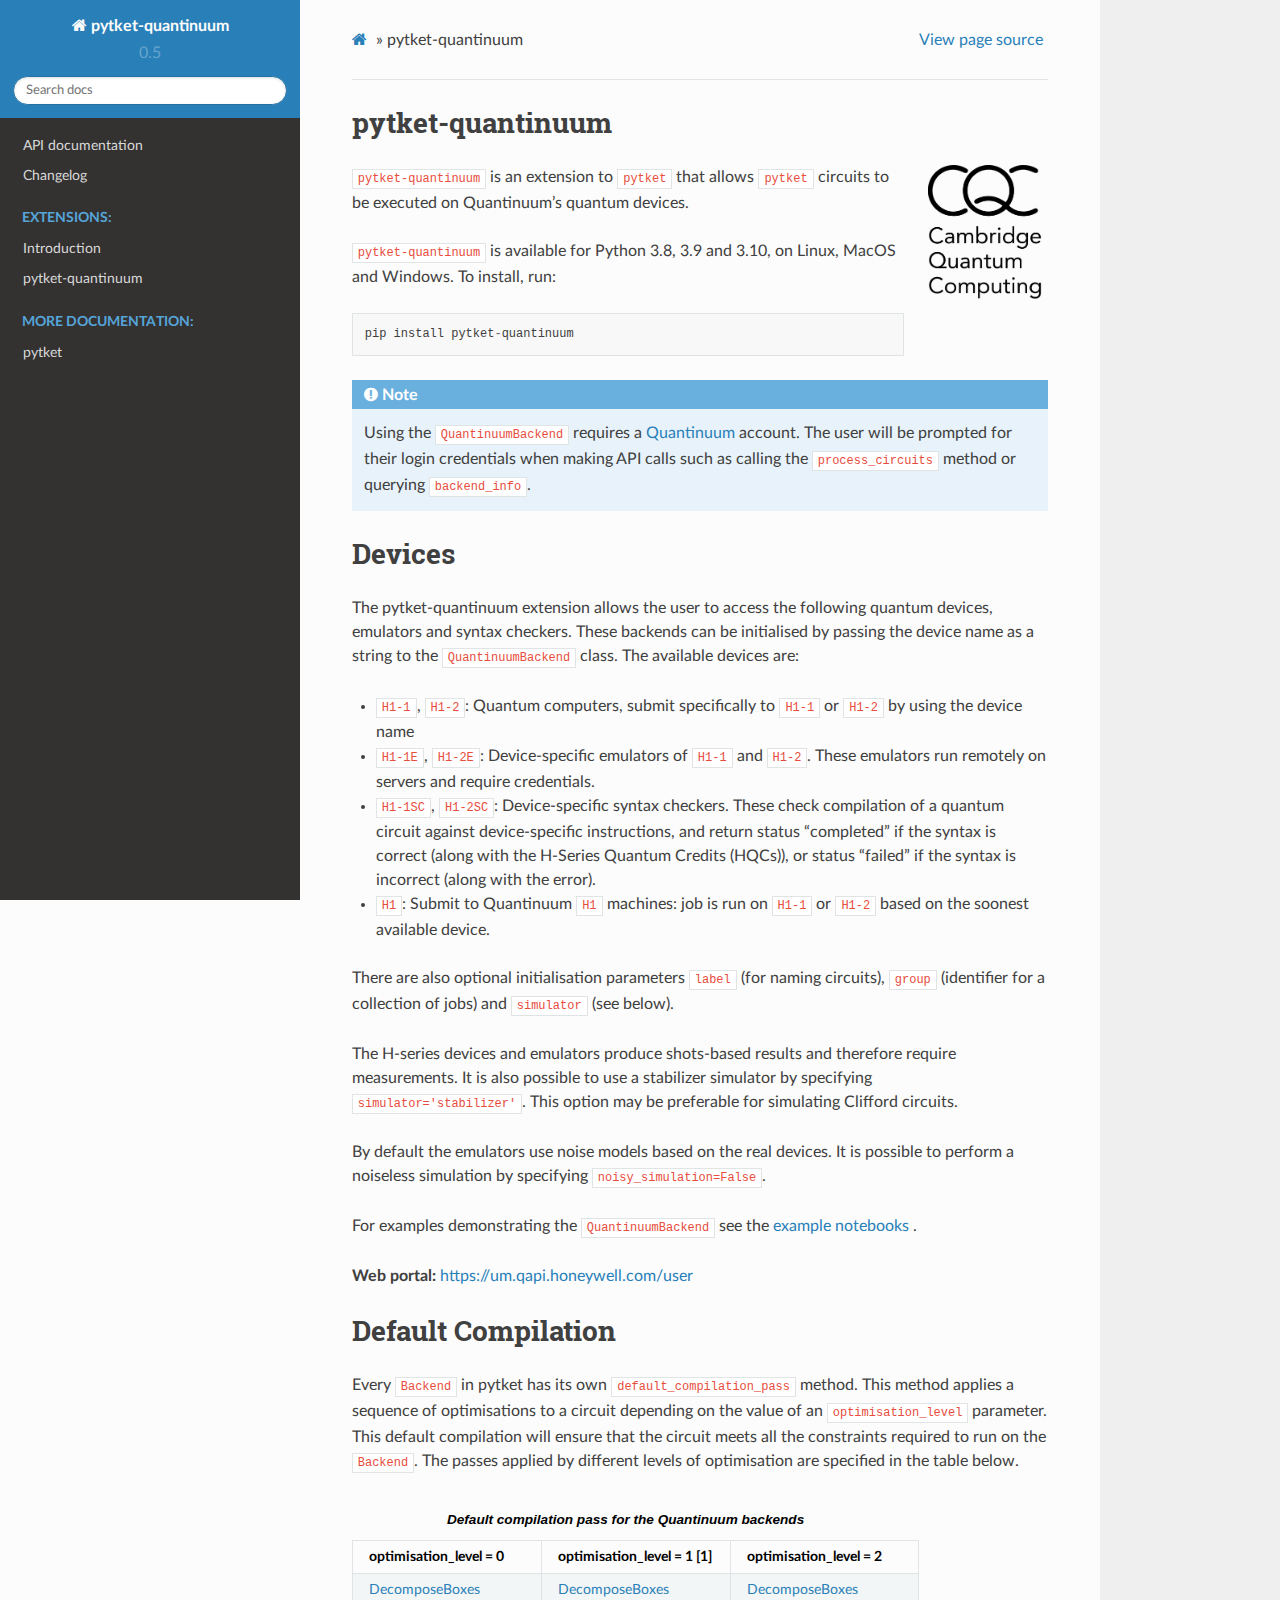
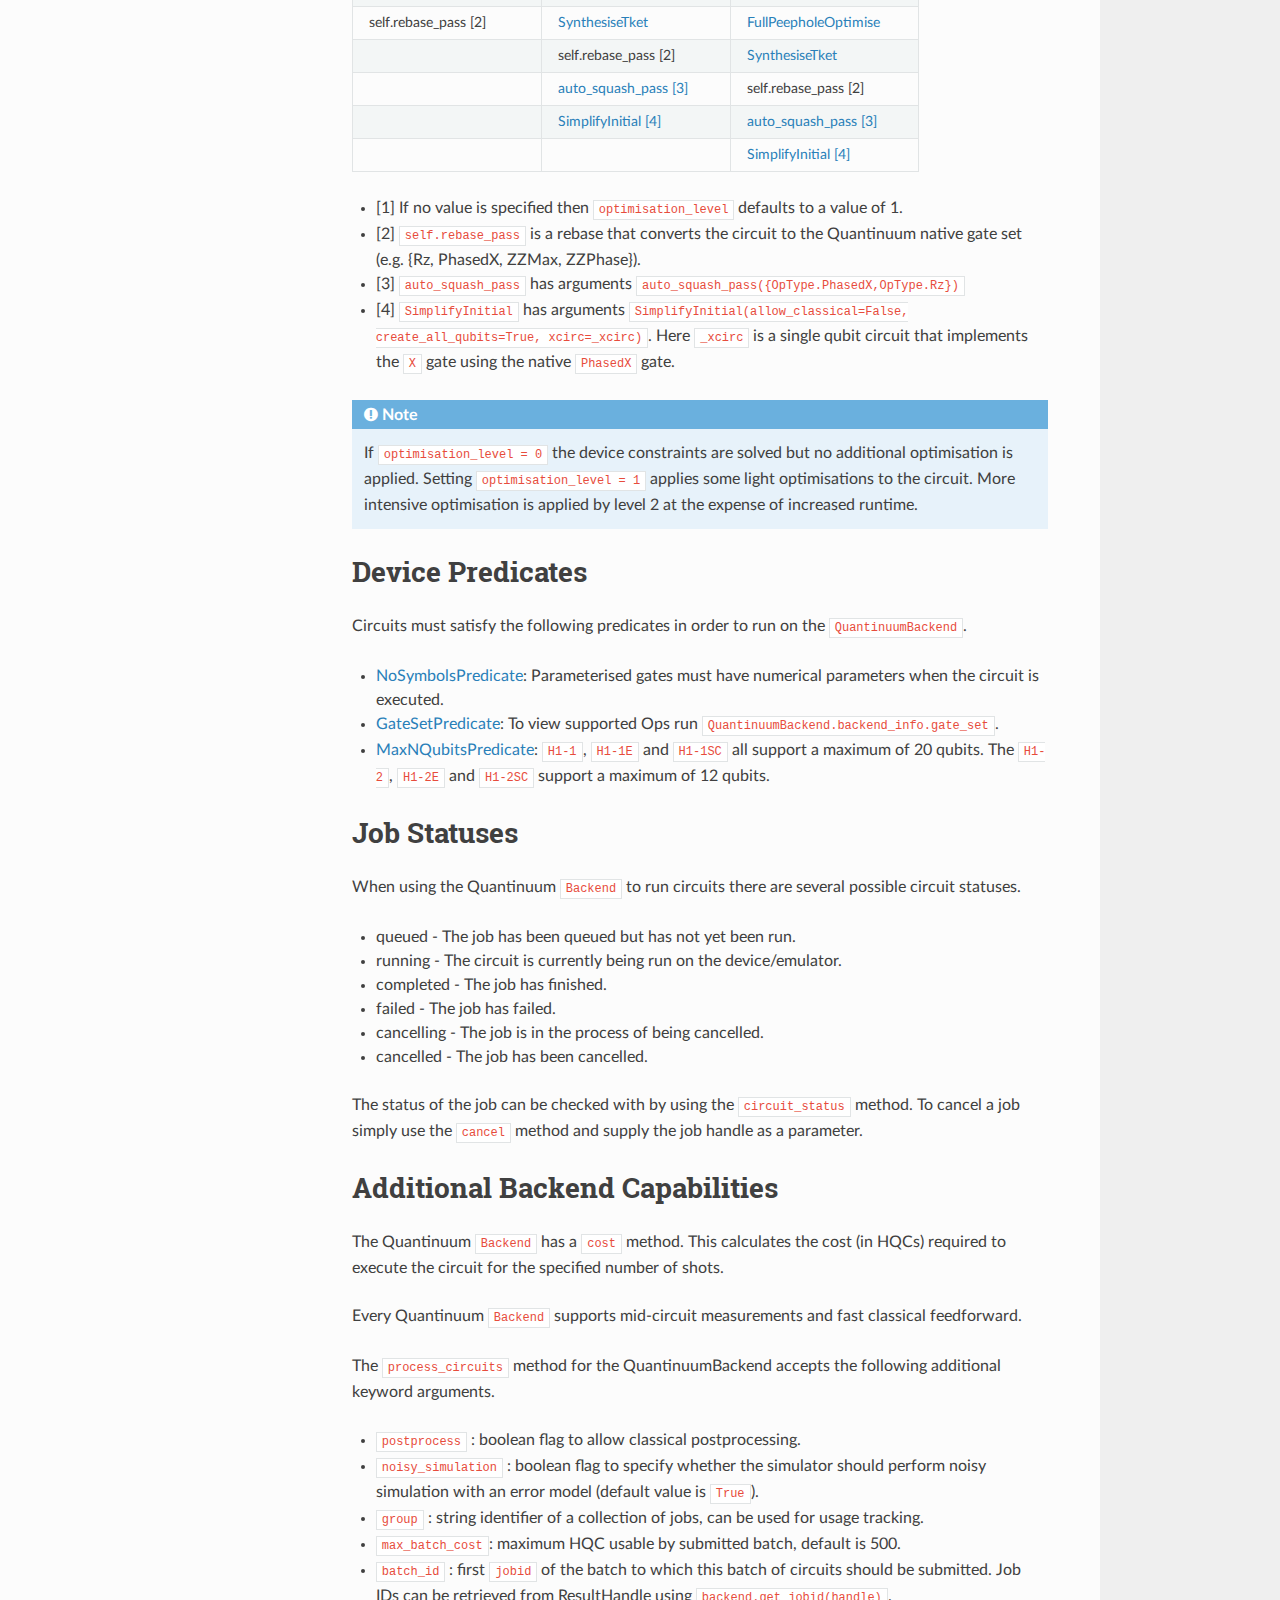
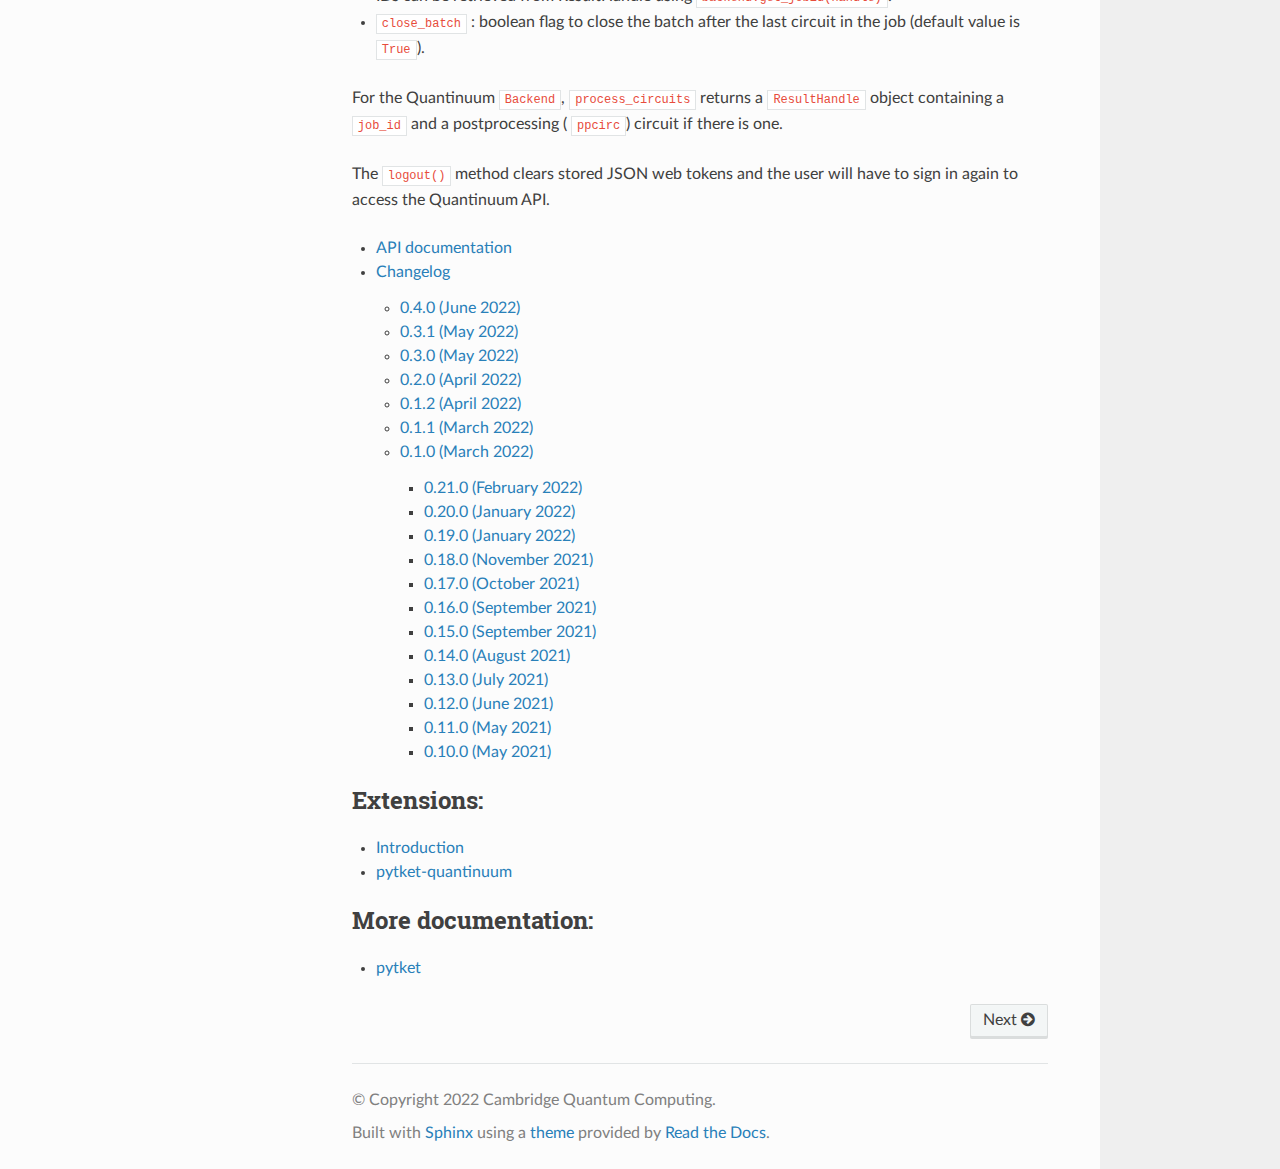
<file: docs/api/quantinuum/index.html>
<!DOCTYPE html>
<html class="writer-html5" lang="en" >
<head>
  <meta charset="utf-8" /><meta name="generator" content="Docutils 0.17.1: http://docutils.sourceforge.net/" />

  <meta name="viewport" content="width=device-width, initial-scale=1.0" />
  <title>pytket-quantinuum &mdash; pytket-quantinuum 0.5.0rc0 documentation</title>
      <link rel="stylesheet" href="_static/pygments.css" type="text/css" />
      <link rel="stylesheet" href="_static/css/theme.css" type="text/css" />
  <!--[if lt IE 9]>
    <script src="_static/js/html5shiv.min.js"></script>
  <![endif]-->
  
        <script data-url_root="./" id="documentation_options" src="_static/documentation_options.js"></script>
        <script src="_static/jquery.js"></script>
        <script src="_static/underscore.js"></script>
        <script src="_static/doctools.js"></script>
    <script src="_static/js/theme.js"></script>
    <link rel="index" title="Index" href="genindex.html" />
    <link rel="search" title="Search" href="search.html" />
    <link rel="next" title="API documentation" href="api.html" /> 
</head>

<body class="wy-body-for-nav"> 
  <div class="wy-grid-for-nav">
    <nav data-toggle="wy-nav-shift" class="wy-nav-side">
      <div class="wy-side-scroll">
        <div class="wy-side-nav-search" >
            <a href="#" class="icon icon-home"> pytket-quantinuum
          </a>
              <div class="version">
                0.5
              </div>
<div role="search">
  <form id="rtd-search-form" class="wy-form" action="search.html" method="get">
    <input type="text" name="q" placeholder="Search docs" />
    <input type="hidden" name="check_keywords" value="yes" />
    <input type="hidden" name="area" value="default" />
  </form>
</div>
        </div><div class="wy-menu wy-menu-vertical" data-spy="affix" role="navigation" aria-label="Navigation menu">
              <ul>
<li class="toctree-l1"><a class="reference internal" href="api.html">API documentation</a></li>
<li class="toctree-l1"><a class="reference internal" href="changelog.html">Changelog</a></li>
</ul>
<p class="caption" role="heading"><span class="caption-text">Extensions:</span></p>
<ul>
<li class="toctree-l1"><a class="reference external" href="../index.html#http://">Introduction</a></li>
<li class="toctree-l1"><a class="reference external" href="../quantinuum/index.html#http://">pytket-quantinuum</a></li>
</ul>
<p class="caption" role="heading"><span class="caption-text">More documentation:</span></p>
<ul>
<li class="toctree-l1"><a class="reference external" href="https://cqcl.github.io/tket/pytket/api/index.html">pytket</a></li>
</ul>

        </div>
      </div>
    </nav>

    <section data-toggle="wy-nav-shift" class="wy-nav-content-wrap"><nav class="wy-nav-top" aria-label="Mobile navigation menu" >
          <i data-toggle="wy-nav-top" class="fa fa-bars"></i>
          <a href="#">pytket-quantinuum</a>
      </nav>

      <div class="wy-nav-content">
        <div class="rst-content">
          <div role="navigation" aria-label="Page navigation">
  <ul class="wy-breadcrumbs">
      <li><a href="#" class="icon icon-home"></a> &raquo;</li>
      <li>pytket-quantinuum</li>
      <li class="wy-breadcrumbs-aside">
            <a href="_sources/index.rst.txt" rel="nofollow"> View page source</a>
      </li>
  </ul>
  <hr/>
</div>
          <div role="main" class="document" itemscope="itemscope" itemtype="http://schema.org/Article">
           <div itemprop="articleBody">
             
  <section id="pytket-quantinuum">
<h1>pytket-quantinuum<a class="headerlink" href="#pytket-quantinuum" title="Permalink to this headline"></a></h1>
<a class="reference internal image-reference" href="_images/CQCLogo.png"><img alt="_images/CQCLogo.png" class="align-right" src="_images/CQCLogo.png" style="width: 120px;" /></a>
<p><code class="docutils literal notranslate"><span class="pre">pytket-quantinuum</span></code> is an extension to <code class="docutils literal notranslate"><span class="pre">pytket</span></code> that allows <code class="docutils literal notranslate"><span class="pre">pytket</span></code> circuits to
be executed on Quantinuum’s quantum devices.</p>
<p><code class="docutils literal notranslate"><span class="pre">pytket-quantinuum</span></code> is available for Python 3.8, 3.9 and 3.10, on Linux, MacOS
and Windows. To install, run:</p>
<div class="highlight-default notranslate"><div class="highlight"><pre><span></span><span class="n">pip</span> <span class="n">install</span> <span class="n">pytket</span><span class="o">-</span><span class="n">quantinuum</span>
</pre></div>
</div>
<div class="admonition note">
<p class="admonition-title">Note</p>
<p>Using the <code class="docutils literal notranslate"><span class="pre">QuantinuumBackend</span></code> requires a <a class="reference external" href="https://www.quantinuum.com/">Quantinuum</a> account.
The user will be prompted for their login credentials when making API calls such as calling the <code class="docutils literal notranslate"><span class="pre">process_circuits</span></code> method or querying <code class="docutils literal notranslate"><span class="pre">backend_info</span></code>.</p>
</div>
</section>
<section id="devices">
<h1>Devices<a class="headerlink" href="#devices" title="Permalink to this headline"></a></h1>
<p>The pytket-quantinuum extension allows the user to access the following quantum devices, emulators and syntax checkers. These backends can be initialised  by passing the device name as a string to the <code class="docutils literal notranslate"><span class="pre">QuantinuumBackend</span></code> class. The available devices are:</p>
<ul class="simple">
<li><p><code class="docutils literal notranslate"><span class="pre">H1-1</span></code>, <code class="docutils literal notranslate"><span class="pre">H1-2</span></code>: Quantum computers, submit specifically to <code class="docutils literal notranslate"><span class="pre">H1-1</span></code> or <code class="docutils literal notranslate"><span class="pre">H1-2</span></code> by using the device name</p></li>
<li><p><code class="docutils literal notranslate"><span class="pre">H1-1E</span></code>, <code class="docutils literal notranslate"><span class="pre">H1-2E</span></code>: Device-specific emulators of <code class="docutils literal notranslate"><span class="pre">H1-1</span></code> and <code class="docutils literal notranslate"><span class="pre">H1-2</span></code>. These emulators run remotely on servers and require credentials.</p></li>
<li><p><code class="docutils literal notranslate"><span class="pre">H1-1SC</span></code>, <code class="docutils literal notranslate"><span class="pre">H1-2SC</span></code>: Device-specific syntax checkers. These check compilation of a quantum circuit against device-specific instructions, and return status “completed” if the syntax is correct (along with the H-Series Quantum Credits (HQCs)), or status “failed” if the syntax is incorrect (along with the error).</p></li>
<li><p><code class="docutils literal notranslate"><span class="pre">H1</span></code>: Submit to Quantinuum <code class="docutils literal notranslate"><span class="pre">H1</span></code> machines: job is run on <code class="docutils literal notranslate"><span class="pre">H1-1</span></code> or <code class="docutils literal notranslate"><span class="pre">H1-2</span></code> based on the soonest available device.</p></li>
</ul>
<p>There are also optional initialisation parameters <code class="docutils literal notranslate"><span class="pre">label</span></code> (for naming circuits), <code class="docutils literal notranslate"><span class="pre">group</span></code> (identifier for a collection of jobs) and <code class="docutils literal notranslate"><span class="pre">simulator</span></code> (see below).</p>
<p>The H-series devices and emulators produce shots-based results and therefore require measurements. It is also possible to use a stabilizer simulator by specifying <code class="docutils literal notranslate"><span class="pre">simulator='stabilizer'</span></code>. This option may be preferable for simulating Clifford circuits.</p>
<p>By default the emulators use noise models based on the real devices. It is possible to perform a noiseless simulation by specifying <code class="docutils literal notranslate"><span class="pre">noisy_simulation=False</span></code>.</p>
<p>For examples demonstrating the <code class="docutils literal notranslate"><span class="pre">QuantinuumBackend</span></code> see the <a class="reference external" href="https://github.com/CQCL/pytket-extensions/tree/develop/modules/pytket-quantinuum/examples">example notebooks</a> .</p>
<p><strong>Web portal:</strong>
<a class="reference external" href="https://um.qapi.honeywell.com/user">https://um.qapi.honeywell.com/user</a></p>
</section>
<section id="default-compilation">
<h1>Default Compilation<a class="headerlink" href="#default-compilation" title="Permalink to this headline"></a></h1>
<p>Every <code class="docutils literal notranslate"><span class="pre">Backend</span></code> in pytket has its own <code class="docutils literal notranslate"><span class="pre">default_compilation_pass</span></code> method.
This method applies a sequence of optimisations to a circuit depending on the value of an <code class="docutils literal notranslate"><span class="pre">optimisation_level</span></code> parameter.
This default compilation will ensure that the circuit meets all the constraints required to run on the <code class="docutils literal notranslate"><span class="pre">Backend</span></code>.
The passes applied by different levels of optimisation are specified in the table below.</p>
<table class="colwidths-given docutils align-default" id="id6">
<caption><span class="caption-text"><strong>Default compilation pass for the Quantinuum backends</strong></span><a class="headerlink" href="#id6" title="Permalink to this table"></a></caption>
<colgroup>
<col style="width: 33%" />
<col style="width: 33%" />
<col style="width: 33%" />
</colgroup>
<thead>
<tr class="row-odd"><th class="head"><p>optimisation_level = 0</p></th>
<th class="head"><p>optimisation_level = 1 [1]</p></th>
<th class="head"><p>optimisation_level = 2</p></th>
</tr>
</thead>
<tbody>
<tr class="row-even"><td><p><a class="reference external" href="https://cqcl.github.io/tket/pytket/api/passes.html#pytket.passes.DecomposeBoxes">DecomposeBoxes</a></p></td>
<td><p><a class="reference external" href="https://cqcl.github.io/tket/pytket/api/passes.html#pytket.passes.DecomposeBoxes">DecomposeBoxes</a></p></td>
<td><p><a class="reference external" href="https://cqcl.github.io/tket/pytket/api/passes.html#pytket.passes.DecomposeBoxes">DecomposeBoxes</a></p></td>
</tr>
<tr class="row-odd"><td><p>self.rebase_pass [2]</p></td>
<td><p><a class="reference external" href="https://cqcl.github.io/tket/pytket/api/passes.html#pytket.passes.SynthesiseTket">SynthesiseTket</a></p></td>
<td><p><a class="reference external" href="https://cqcl.github.io/tket/pytket/api/passes.html#pytket.passes.FullPeepholeOptimise">FullPeepholeOptimise</a></p></td>
</tr>
<tr class="row-even"><td></td>
<td><p>self.rebase_pass [2]</p></td>
<td><p><a class="reference external" href="https://cqcl.github.io/tket/pytket/api/passes.html#pytket.passes.SynthesiseTket">SynthesiseTket</a></p></td>
</tr>
<tr class="row-odd"><td></td>
<td><p><a class="reference external" href="https://cqcl.github.io/tket/pytket/api/passes.html#pytket.passes.auto_rebase.auto_squash_pass">auto_squash_pass [3]</a></p></td>
<td><p>self.rebase_pass [2]</p></td>
</tr>
<tr class="row-even"><td></td>
<td><p><a class="reference external" href="https://cqcl.github.io/tket/pytket/api/passes.html#pytket.passes.SimplifyInitial">SimplifyInitial [4]</a></p></td>
<td><p><a class="reference external" href="https://cqcl.github.io/tket/pytket/api/passes.html#pytket.passes.auto_rebase.auto_squash_pass">auto_squash_pass [3]</a></p></td>
</tr>
<tr class="row-odd"><td></td>
<td></td>
<td><p><a class="reference external" href="https://cqcl.github.io/tket/pytket/api/passes.html#pytket.passes.SimplifyInitial">SimplifyInitial [4]</a></p></td>
</tr>
</tbody>
</table>
<ul class="simple">
<li><p>[1] If no value is specified then <code class="docutils literal notranslate"><span class="pre">optimisation_level</span></code> defaults to a value of 1.</p></li>
<li><p>[2] <code class="docutils literal notranslate"><span class="pre">self.rebase_pass</span></code> is a rebase that converts the circuit to the Quantinuum native gate set (e.g. {Rz, PhasedX, ZZMax, ZZPhase}).</p></li>
<li><p>[3] <code class="docutils literal notranslate"><span class="pre">auto_squash_pass</span></code> has arguments <code class="docutils literal notranslate"><span class="pre">auto_squash_pass({OpType.PhasedX,OpType.Rz})</span></code></p></li>
<li><p>[4] <code class="docutils literal notranslate"><span class="pre">SimplifyInitial</span></code> has arguments  <code class="docutils literal notranslate"><span class="pre">SimplifyInitial(allow_classical=False,</span> <span class="pre">create_all_qubits=True,</span> <span class="pre">xcirc=_xcirc)</span></code>. Here <code class="docutils literal notranslate"><span class="pre">_xcirc</span></code> is a single qubit circuit that implements the <code class="docutils literal notranslate"><span class="pre">X</span></code> gate using the native <code class="docutils literal notranslate"><span class="pre">PhasedX</span></code> gate.</p></li>
</ul>
<div class="admonition note">
<p class="admonition-title">Note</p>
<p>If <code class="docutils literal notranslate"><span class="pre">optimisation_level</span> <span class="pre">=</span> <span class="pre">0</span></code> the device constraints are solved but no additional optimisation is applied. Setting <code class="docutils literal notranslate"><span class="pre">optimisation_level</span> <span class="pre">=</span> <span class="pre">1</span></code> applies some light optimisations to the circuit. More intensive optimisation is applied by level 2 at the expense of increased runtime.</p>
</div>
</section>
<section id="device-predicates">
<h1>Device Predicates<a class="headerlink" href="#device-predicates" title="Permalink to this headline"></a></h1>
<p>Circuits must satisfy the following predicates in order to run on the <code class="docutils literal notranslate"><span class="pre">QuantinuumBackend</span></code>.</p>
<ul class="simple">
<li><p><a class="reference external" href="https://cqcl.github.io/tket/pytket/api/predicates.html#pytket.predicates.NoSymbolsPredicate">NoSymbolsPredicate</a>: Parameterised gates must have numerical parameters when the circuit is executed.</p></li>
<li><p><a class="reference external" href="https://cqcl.github.io/tket/pytket/api/predicates.html#pytket.predicates.GateSetPredicate">GateSetPredicate</a>: To view supported Ops run <code class="docutils literal notranslate"><span class="pre">QuantinuumBackend.backend_info.gate_set</span></code>.</p></li>
<li><p><a class="reference external" href="https://cqcl.github.io/tket/pytket/api/predicates.html#pytket.predicates.MaxNQubitsPredicate">MaxNQubitsPredicate</a>: <code class="docutils literal notranslate"><span class="pre">H1-1</span></code>, <code class="docutils literal notranslate"><span class="pre">H1-1E</span></code> and <code class="docutils literal notranslate"><span class="pre">H1-1SC</span></code> all support a maximum of 20 qubits. The <code class="docutils literal notranslate"><span class="pre">H1-2</span></code>, <code class="docutils literal notranslate"><span class="pre">H1-2E</span></code> and <code class="docutils literal notranslate"><span class="pre">H1-2SC</span></code> support a maximum of 12 qubits.</p></li>
</ul>
</section>
<section id="job-statuses">
<h1>Job Statuses<a class="headerlink" href="#job-statuses" title="Permalink to this headline"></a></h1>
<p>When using the Quantinuum <code class="docutils literal notranslate"><span class="pre">Backend</span></code> to run circuits there are several possible circuit statuses.</p>
<ul class="simple">
<li><p>queued - The job has been queued but has not yet been run.</p></li>
<li><p>running - The circuit is currently being run on the device/emulator.</p></li>
<li><p>completed - The job has finished.</p></li>
<li><p>failed -  The job has failed.</p></li>
<li><p>cancelling - The job is in the process of being cancelled.</p></li>
<li><p>cancelled - The job has been cancelled.</p></li>
</ul>
<p>The status of the job can be checked with by using the <code class="docutils literal notranslate"><span class="pre">circuit_status</span></code> method. To cancel a job simply use the <code class="docutils literal notranslate"><span class="pre">cancel</span></code> method and supply the job handle as a parameter.</p>
</section>
<section id="additional-backend-capabilities">
<h1>Additional Backend Capabilities<a class="headerlink" href="#additional-backend-capabilities" title="Permalink to this headline"></a></h1>
<p>The Quantinuum <code class="docutils literal notranslate"><span class="pre">Backend</span></code> has a <code class="docutils literal notranslate"><span class="pre">cost</span></code> method. This calculates the cost (in HQCs) required to execute the circuit for the specified number of shots.</p>
<p>Every Quantinuum <code class="docutils literal notranslate"><span class="pre">Backend</span></code> supports mid-circuit measurements and fast classical feedforward.</p>
<p>The <code class="docutils literal notranslate"><span class="pre">process_circuits</span></code> method for the QuantinuumBackend accepts the following additional keyword arguments.</p>
<ul class="simple">
<li><p><code class="docutils literal notranslate"><span class="pre">postprocess</span></code> : boolean flag to allow classical postprocessing.</p></li>
<li><p><code class="docutils literal notranslate"><span class="pre">noisy_simulation</span></code> : boolean flag to specify whether the simulator should
perform noisy simulation with an error model (default value is <code class="docutils literal notranslate"><span class="pre">True</span></code>).</p></li>
<li><p><code class="docutils literal notranslate"><span class="pre">group</span></code> : string identifier of a collection of jobs, can be used for usage tracking.</p></li>
<li><p><code class="docutils literal notranslate"><span class="pre">max_batch_cost</span></code>: maximum HQC usable by submitted batch, default is 500.</p></li>
<li><p><code class="docutils literal notranslate"><span class="pre">batch_id</span></code> : first <code class="docutils literal notranslate"><span class="pre">jobid</span></code> of the batch to which this batch of circuits should be submitted. Job IDs can be retrieved from ResultHandle using <code class="docutils literal notranslate"><span class="pre">backend.get_jobid(handle)</span></code>.</p></li>
<li><p><code class="docutils literal notranslate"><span class="pre">close_batch</span></code> : boolean flag to close the batch after the last circuit in the job (default value is <code class="docutils literal notranslate"><span class="pre">True</span></code>).</p></li>
</ul>
<p>For the Quantinuum <code class="docutils literal notranslate"><span class="pre">Backend</span></code>, <code class="docutils literal notranslate"><span class="pre">process_circuits</span></code> returns a <code class="docutils literal notranslate"><span class="pre">ResultHandle</span></code> object containing a <code class="docutils literal notranslate"><span class="pre">job_id</span></code> and a postprocessing ( <code class="docutils literal notranslate"><span class="pre">ppcirc</span></code>) circuit if there is one.</p>
<p>The <code class="docutils literal notranslate"><span class="pre">logout()</span></code> method clears stored JSON web tokens and the user will have to sign in again to access the Quantinuum API.</p>
<div class="toctree-wrapper compound">
<ul>
<li class="toctree-l1"><a class="reference internal" href="api.html">API documentation</a></li>
<li class="toctree-l1"><a class="reference internal" href="changelog.html">Changelog</a><ul>
<li class="toctree-l2"><a class="reference internal" href="changelog.html#june-2022">0.4.0 (June 2022)</a></li>
<li class="toctree-l2"><a class="reference internal" href="changelog.html#may-2022">0.3.1 (May 2022)</a></li>
<li class="toctree-l2"><a class="reference internal" href="changelog.html#id1">0.3.0 (May 2022)</a></li>
<li class="toctree-l2"><a class="reference internal" href="changelog.html#april-2022">0.2.0 (April 2022)</a></li>
<li class="toctree-l2"><a class="reference internal" href="changelog.html#id2">0.1.2 (April 2022)</a></li>
<li class="toctree-l2"><a class="reference internal" href="changelog.html#march-2022">0.1.1 (March 2022)</a></li>
<li class="toctree-l2"><a class="reference internal" href="changelog.html#id3">0.1.0 (March 2022)</a><ul>
<li class="toctree-l3"><a class="reference internal" href="changelog.html#february-2022">0.21.0 (February 2022)</a></li>
<li class="toctree-l3"><a class="reference internal" href="changelog.html#january-2022">0.20.0 (January 2022)</a></li>
<li class="toctree-l3"><a class="reference internal" href="changelog.html#id4">0.19.0 (January 2022)</a></li>
<li class="toctree-l3"><a class="reference internal" href="changelog.html#november-2021">0.18.0 (November 2021)</a></li>
<li class="toctree-l3"><a class="reference internal" href="changelog.html#october-2021">0.17.0 (October 2021)</a></li>
<li class="toctree-l3"><a class="reference internal" href="changelog.html#september-2021">0.16.0 (September 2021)</a></li>
<li class="toctree-l3"><a class="reference internal" href="changelog.html#id5">0.15.0 (September 2021)</a></li>
<li class="toctree-l3"><a class="reference internal" href="changelog.html#august-2021">0.14.0 (August 2021)</a></li>
<li class="toctree-l3"><a class="reference internal" href="changelog.html#july-2021">0.13.0 (July 2021)</a></li>
<li class="toctree-l3"><a class="reference internal" href="changelog.html#june-2021">0.12.0 (June 2021)</a></li>
<li class="toctree-l3"><a class="reference internal" href="changelog.html#may-2021">0.11.0 (May 2021)</a></li>
<li class="toctree-l3"><a class="reference internal" href="changelog.html#id6">0.10.0 (May 2021)</a></li>
</ul>
</li>
</ul>
</li>
</ul>
</div>
<div class="toctree-wrapper compound">
<p class="caption" role="heading"><span class="caption-text">Extensions:</span></p>
<ul>
<li class="toctree-l1"><a class="reference external" href="../index.html#http://">Introduction</a></li>
<li class="toctree-l1"><a class="reference external" href="../quantinuum/index.html#http://">pytket-quantinuum</a></li>
</ul>
</div>
<div class="toctree-wrapper compound">
<p class="caption" role="heading"><span class="caption-text">More documentation:</span></p>
<ul>
<li class="toctree-l1"><a class="reference external" href="https://cqcl.github.io/tket/pytket/api/index.html">pytket</a></li>
</ul>
</div>
</section>


           </div>
          </div>
          <footer><div class="rst-footer-buttons" role="navigation" aria-label="Footer">
        <a href="api.html" class="btn btn-neutral float-right" title="API documentation" accesskey="n" rel="next">Next <span class="fa fa-arrow-circle-right" aria-hidden="true"></span></a>
    </div>

  <hr/>

  <div role="contentinfo">
    <p>&#169; Copyright 2022 Cambridge Quantum Computing.</p>
  </div>

  Built with <a href="https://www.sphinx-doc.org/">Sphinx</a> using a
    <a href="https://github.com/readthedocs/sphinx_rtd_theme">theme</a>
    provided by <a href="https://readthedocs.org">Read the Docs</a>.
   

</footer>
        </div>
      </div>
    </section>
  </div>
  <script>
      jQuery(function () {
          SphinxRtdTheme.Navigation.enable(true);
      });
  </script> 

</body>
</html>
</file>
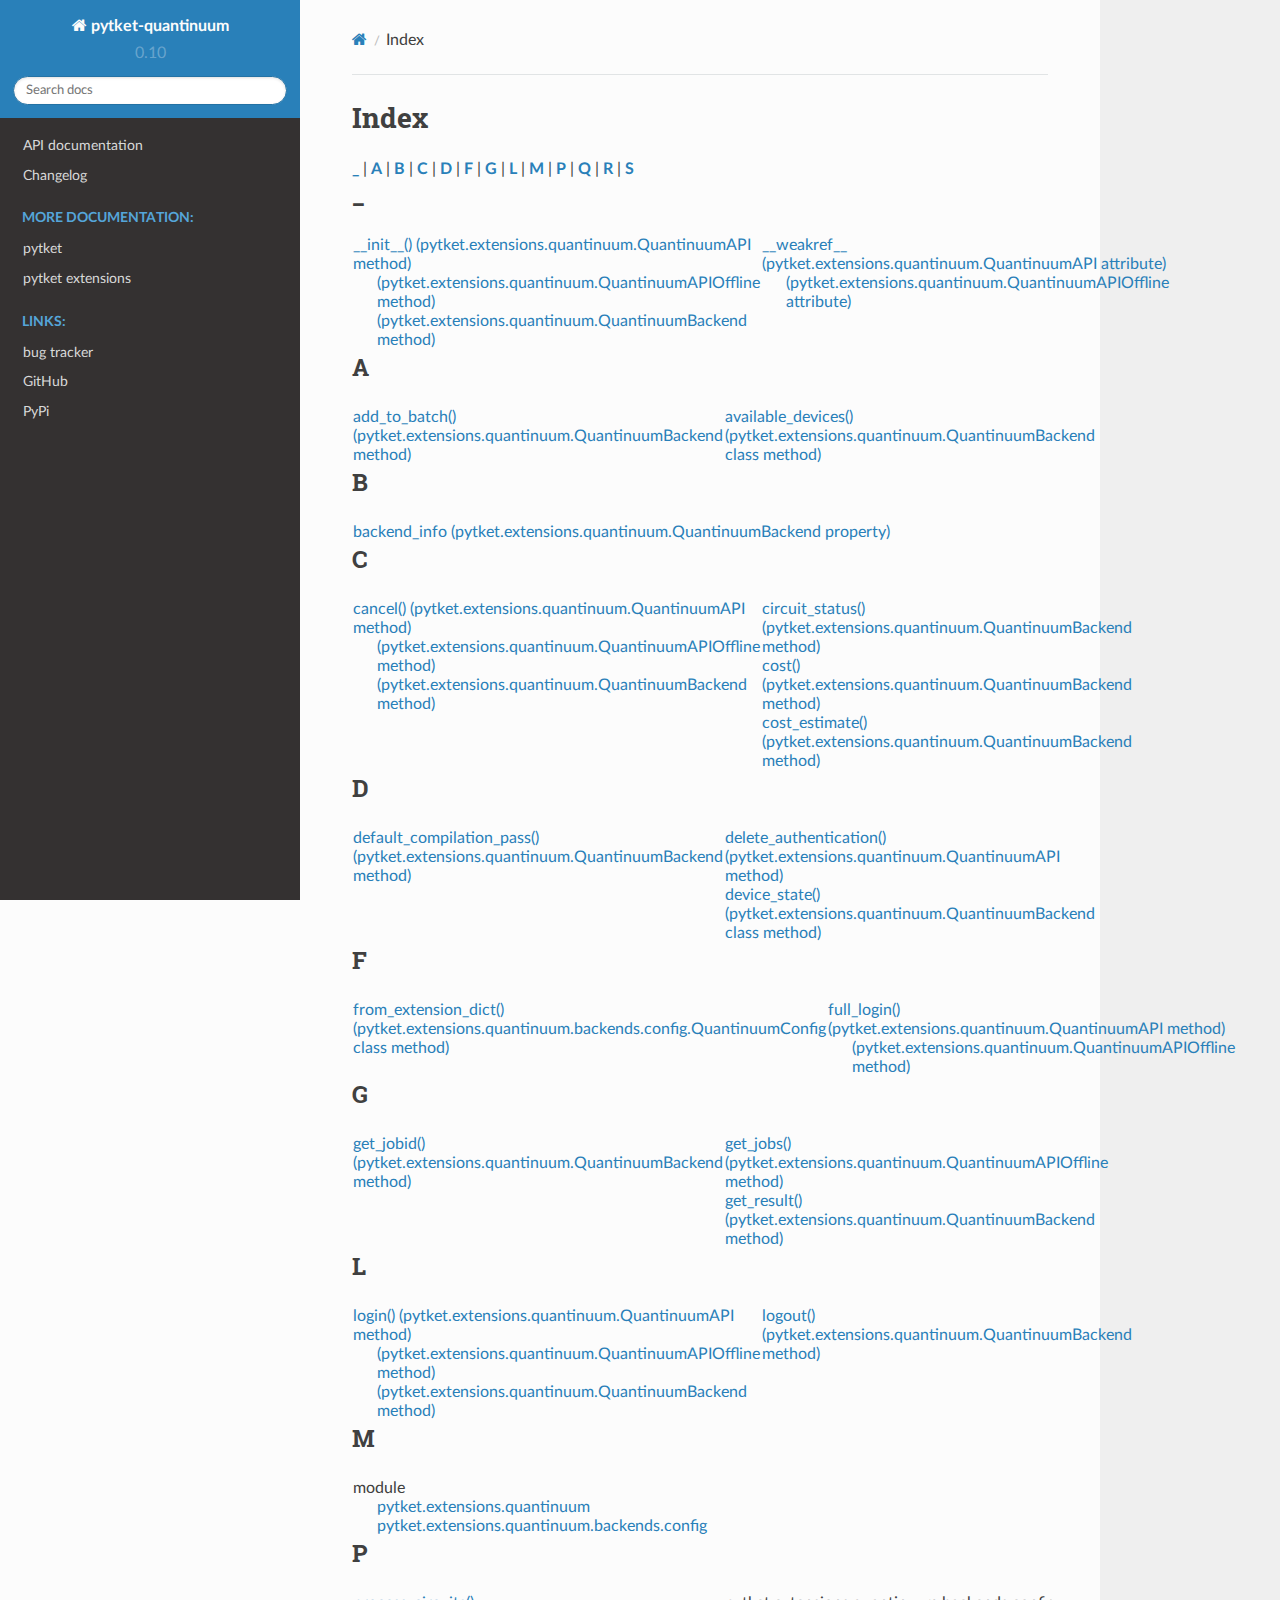
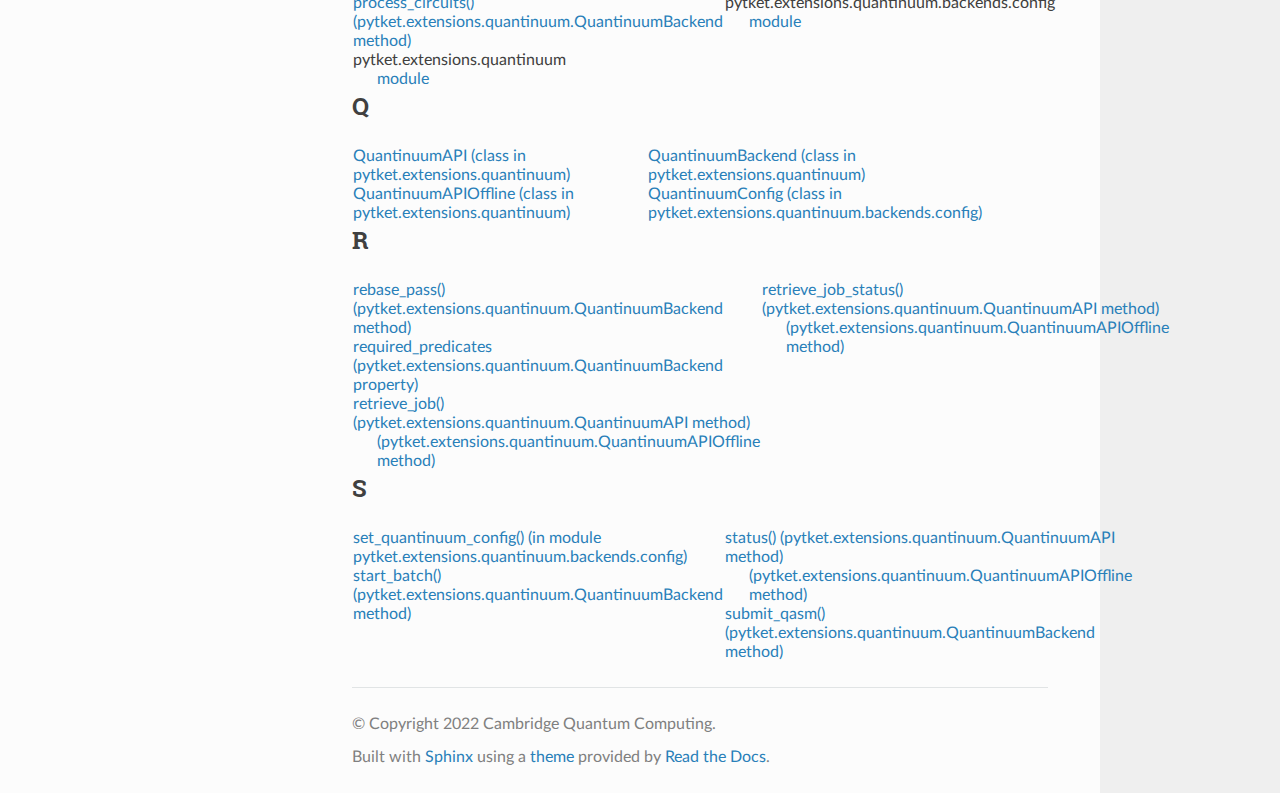
<file: docs/api/genindex.html>
<!DOCTYPE html>
<html class="writer-html5" lang="en" >
<head>
  <meta charset="utf-8" />
  <meta name="viewport" content="width=device-width, initial-scale=1.0" />
  <title>Index &mdash; pytket-quantinuum 0.10.0 documentation</title>
      <link rel="stylesheet" href="_static/pygments.css" type="text/css" />
      <link rel="stylesheet" href="_static/css/theme.css" type="text/css" />
  <!--[if lt IE 9]>
    <script src="_static/js/html5shiv.min.js"></script>
  <![endif]-->
  
        <script data-url_root="./" id="documentation_options" src="_static/documentation_options.js"></script>
        <script src="_static/jquery.js"></script>
        <script src="_static/underscore.js"></script>
        <script src="_static/doctools.js"></script>
    <script src="_static/js/theme.js"></script>
    <link rel="index" title="Index" href="#" />
    <link rel="search" title="Search" href="search.html" /> 
</head>

<body class="wy-body-for-nav"> 
  <div class="wy-grid-for-nav">
    <nav data-toggle="wy-nav-shift" class="wy-nav-side">
      <div class="wy-side-scroll">
        <div class="wy-side-nav-search" >
            <a href="index.html" class="icon icon-home"> pytket-quantinuum
          </a>
              <div class="version">
                0.10
              </div>
<div role="search">
  <form id="rtd-search-form" class="wy-form" action="search.html" method="get">
    <input type="text" name="q" placeholder="Search docs" />
    <input type="hidden" name="check_keywords" value="yes" />
    <input type="hidden" name="area" value="default" />
  </form>
</div>
        </div><div class="wy-menu wy-menu-vertical" data-spy="affix" role="navigation" aria-label="Navigation menu">
              <ul>
<li class="toctree-l1"><a class="reference internal" href="api.html">API documentation</a></li>
<li class="toctree-l1"><a class="reference internal" href="changelog.html">Changelog</a></li>
</ul>
<p class="caption" role="heading"><span class="caption-text">More documentation:</span></p>
<ul>
<li class="toctree-l1"><a class="reference external" href="https://cqcl.github.io/tket/pytket/api/index.html">pytket</a></li>
<li class="toctree-l1"><a class="reference external" href="https://cqcl.github.io/pytket-extensions/api/index.html">pytket extensions</a></li>
</ul>
<p class="caption" role="heading"><span class="caption-text">Links:</span></p>
<ul>
<li class="toctree-l1"><a class="reference external" href="https://github.com/CQCL/pytket-quantinuum/issues">bug tracker</a></li>
<li class="toctree-l1"><a class="reference external" href="https://github.com/CQCL/pytket-quantinuum">GitHub</a></li>
<li class="toctree-l1"><a class="reference external" href="https://pypi.org/project/pytket-quantinuum/">PyPi</a></li>
</ul>

        </div>
      </div>
    </nav>

    <section data-toggle="wy-nav-shift" class="wy-nav-content-wrap"><nav class="wy-nav-top" aria-label="Mobile navigation menu" >
          <i data-toggle="wy-nav-top" class="fa fa-bars"></i>
          <a href="index.html">pytket-quantinuum</a>
      </nav>

      <div class="wy-nav-content">
        <div class="rst-content">
          <div role="navigation" aria-label="Page navigation">
  <ul class="wy-breadcrumbs">
      <li><a href="index.html" class="icon icon-home"></a></li>
      <li class="breadcrumb-item active">Index</li>
      <li class="wy-breadcrumbs-aside">
      </li>
  </ul>
  <hr/>
</div>
          <div role="main" class="document" itemscope="itemscope" itemtype="http://schema.org/Article">
           <div itemprop="articleBody">
             

<h1 id="index">Index</h1>

<div class="genindex-jumpbox">
 <a href="#_"><strong>_</strong></a>
 | <a href="#A"><strong>A</strong></a>
 | <a href="#B"><strong>B</strong></a>
 | <a href="#C"><strong>C</strong></a>
 | <a href="#D"><strong>D</strong></a>
 | <a href="#F"><strong>F</strong></a>
 | <a href="#G"><strong>G</strong></a>
 | <a href="#L"><strong>L</strong></a>
 | <a href="#M"><strong>M</strong></a>
 | <a href="#P"><strong>P</strong></a>
 | <a href="#Q"><strong>Q</strong></a>
 | <a href="#R"><strong>R</strong></a>
 | <a href="#S"><strong>S</strong></a>
 
</div>
<h2 id="_">_</h2>
<table style="width: 100%" class="indextable genindextable"><tr>
  <td style="width: 33%; vertical-align: top;"><ul>
      <li><a href="api.html#pytket.extensions.quantinuum.QuantinuumAPI.__init__">__init__() (pytket.extensions.quantinuum.QuantinuumAPI method)</a>

      <ul>
        <li><a href="api.html#pytket.extensions.quantinuum.QuantinuumAPIOffline.__init__">(pytket.extensions.quantinuum.QuantinuumAPIOffline method)</a>
</li>
        <li><a href="api.html#pytket.extensions.quantinuum.QuantinuumBackend.__init__">(pytket.extensions.quantinuum.QuantinuumBackend method)</a>
</li>
      </ul></li>
  </ul></td>
  <td style="width: 33%; vertical-align: top;"><ul>
      <li><a href="api.html#pytket.extensions.quantinuum.QuantinuumAPI.__weakref__">__weakref__ (pytket.extensions.quantinuum.QuantinuumAPI attribute)</a>

      <ul>
        <li><a href="api.html#pytket.extensions.quantinuum.QuantinuumAPIOffline.__weakref__">(pytket.extensions.quantinuum.QuantinuumAPIOffline attribute)</a>
</li>
      </ul></li>
  </ul></td>
</tr></table>

<h2 id="A">A</h2>
<table style="width: 100%" class="indextable genindextable"><tr>
  <td style="width: 33%; vertical-align: top;"><ul>
      <li><a href="api.html#pytket.extensions.quantinuum.QuantinuumBackend.add_to_batch">add_to_batch() (pytket.extensions.quantinuum.QuantinuumBackend method)</a>
</li>
  </ul></td>
  <td style="width: 33%; vertical-align: top;"><ul>
      <li><a href="api.html#pytket.extensions.quantinuum.QuantinuumBackend.available_devices">available_devices() (pytket.extensions.quantinuum.QuantinuumBackend class method)</a>
</li>
  </ul></td>
</tr></table>

<h2 id="B">B</h2>
<table style="width: 100%" class="indextable genindextable"><tr>
  <td style="width: 33%; vertical-align: top;"><ul>
      <li><a href="api.html#pytket.extensions.quantinuum.QuantinuumBackend.backend_info">backend_info (pytket.extensions.quantinuum.QuantinuumBackend property)</a>
</li>
  </ul></td>
</tr></table>

<h2 id="C">C</h2>
<table style="width: 100%" class="indextable genindextable"><tr>
  <td style="width: 33%; vertical-align: top;"><ul>
      <li><a href="api.html#pytket.extensions.quantinuum.QuantinuumAPI.cancel">cancel() (pytket.extensions.quantinuum.QuantinuumAPI method)</a>

      <ul>
        <li><a href="api.html#pytket.extensions.quantinuum.QuantinuumAPIOffline.cancel">(pytket.extensions.quantinuum.QuantinuumAPIOffline method)</a>
</li>
        <li><a href="api.html#pytket.extensions.quantinuum.QuantinuumBackend.cancel">(pytket.extensions.quantinuum.QuantinuumBackend method)</a>
</li>
      </ul></li>
  </ul></td>
  <td style="width: 33%; vertical-align: top;"><ul>
      <li><a href="api.html#pytket.extensions.quantinuum.QuantinuumBackend.circuit_status">circuit_status() (pytket.extensions.quantinuum.QuantinuumBackend method)</a>
</li>
      <li><a href="api.html#pytket.extensions.quantinuum.QuantinuumBackend.cost">cost() (pytket.extensions.quantinuum.QuantinuumBackend method)</a>
</li>
      <li><a href="api.html#pytket.extensions.quantinuum.QuantinuumBackend.cost_estimate">cost_estimate() (pytket.extensions.quantinuum.QuantinuumBackend method)</a>
</li>
  </ul></td>
</tr></table>

<h2 id="D">D</h2>
<table style="width: 100%" class="indextable genindextable"><tr>
  <td style="width: 33%; vertical-align: top;"><ul>
      <li><a href="api.html#pytket.extensions.quantinuum.QuantinuumBackend.default_compilation_pass">default_compilation_pass() (pytket.extensions.quantinuum.QuantinuumBackend method)</a>
</li>
  </ul></td>
  <td style="width: 33%; vertical-align: top;"><ul>
      <li><a href="api.html#pytket.extensions.quantinuum.QuantinuumAPI.delete_authentication">delete_authentication() (pytket.extensions.quantinuum.QuantinuumAPI method)</a>
</li>
      <li><a href="api.html#pytket.extensions.quantinuum.QuantinuumBackend.device_state">device_state() (pytket.extensions.quantinuum.QuantinuumBackend class method)</a>
</li>
  </ul></td>
</tr></table>

<h2 id="F">F</h2>
<table style="width: 100%" class="indextable genindextable"><tr>
  <td style="width: 33%; vertical-align: top;"><ul>
      <li><a href="api.html#pytket.extensions.quantinuum.backends.config.QuantinuumConfig.from_extension_dict">from_extension_dict() (pytket.extensions.quantinuum.backends.config.QuantinuumConfig class method)</a>
</li>
  </ul></td>
  <td style="width: 33%; vertical-align: top;"><ul>
      <li><a href="api.html#pytket.extensions.quantinuum.QuantinuumAPI.full_login">full_login() (pytket.extensions.quantinuum.QuantinuumAPI method)</a>

      <ul>
        <li><a href="api.html#pytket.extensions.quantinuum.QuantinuumAPIOffline.full_login">(pytket.extensions.quantinuum.QuantinuumAPIOffline method)</a>
</li>
      </ul></li>
  </ul></td>
</tr></table>

<h2 id="G">G</h2>
<table style="width: 100%" class="indextable genindextable"><tr>
  <td style="width: 33%; vertical-align: top;"><ul>
      <li><a href="api.html#pytket.extensions.quantinuum.QuantinuumBackend.get_jobid">get_jobid() (pytket.extensions.quantinuum.QuantinuumBackend method)</a>
</li>
  </ul></td>
  <td style="width: 33%; vertical-align: top;"><ul>
      <li><a href="api.html#pytket.extensions.quantinuum.QuantinuumAPIOffline.get_jobs">get_jobs() (pytket.extensions.quantinuum.QuantinuumAPIOffline method)</a>
</li>
      <li><a href="api.html#pytket.extensions.quantinuum.QuantinuumBackend.get_result">get_result() (pytket.extensions.quantinuum.QuantinuumBackend method)</a>
</li>
  </ul></td>
</tr></table>

<h2 id="L">L</h2>
<table style="width: 100%" class="indextable genindextable"><tr>
  <td style="width: 33%; vertical-align: top;"><ul>
      <li><a href="api.html#pytket.extensions.quantinuum.QuantinuumAPI.login">login() (pytket.extensions.quantinuum.QuantinuumAPI method)</a>

      <ul>
        <li><a href="api.html#pytket.extensions.quantinuum.QuantinuumAPIOffline.login">(pytket.extensions.quantinuum.QuantinuumAPIOffline method)</a>
</li>
        <li><a href="api.html#pytket.extensions.quantinuum.QuantinuumBackend.login">(pytket.extensions.quantinuum.QuantinuumBackend method)</a>
</li>
      </ul></li>
  </ul></td>
  <td style="width: 33%; vertical-align: top;"><ul>
      <li><a href="api.html#pytket.extensions.quantinuum.QuantinuumBackend.logout">logout() (pytket.extensions.quantinuum.QuantinuumBackend method)</a>
</li>
  </ul></td>
</tr></table>

<h2 id="M">M</h2>
<table style="width: 100%" class="indextable genindextable"><tr>
  <td style="width: 33%; vertical-align: top;"><ul>
      <li>
    module

      <ul>
        <li><a href="api.html#module-pytket.extensions.quantinuum">pytket.extensions.quantinuum</a>
</li>
        <li><a href="api.html#module-pytket.extensions.quantinuum.backends.config">pytket.extensions.quantinuum.backends.config</a>
</li>
      </ul></li>
  </ul></td>
</tr></table>

<h2 id="P">P</h2>
<table style="width: 100%" class="indextable genindextable"><tr>
  <td style="width: 33%; vertical-align: top;"><ul>
      <li><a href="api.html#pytket.extensions.quantinuum.QuantinuumBackend.process_circuits">process_circuits() (pytket.extensions.quantinuum.QuantinuumBackend method)</a>
</li>
      <li>
    pytket.extensions.quantinuum

      <ul>
        <li><a href="api.html#module-pytket.extensions.quantinuum">module</a>
</li>
      </ul></li>
  </ul></td>
  <td style="width: 33%; vertical-align: top;"><ul>
      <li>
    pytket.extensions.quantinuum.backends.config

      <ul>
        <li><a href="api.html#module-pytket.extensions.quantinuum.backends.config">module</a>
</li>
      </ul></li>
  </ul></td>
</tr></table>

<h2 id="Q">Q</h2>
<table style="width: 100%" class="indextable genindextable"><tr>
  <td style="width: 33%; vertical-align: top;"><ul>
      <li><a href="api.html#pytket.extensions.quantinuum.QuantinuumAPI">QuantinuumAPI (class in pytket.extensions.quantinuum)</a>
</li>
      <li><a href="api.html#pytket.extensions.quantinuum.QuantinuumAPIOffline">QuantinuumAPIOffline (class in pytket.extensions.quantinuum)</a>
</li>
  </ul></td>
  <td style="width: 33%; vertical-align: top;"><ul>
      <li><a href="api.html#pytket.extensions.quantinuum.QuantinuumBackend">QuantinuumBackend (class in pytket.extensions.quantinuum)</a>
</li>
      <li><a href="api.html#pytket.extensions.quantinuum.backends.config.QuantinuumConfig">QuantinuumConfig (class in pytket.extensions.quantinuum.backends.config)</a>
</li>
  </ul></td>
</tr></table>

<h2 id="R">R</h2>
<table style="width: 100%" class="indextable genindextable"><tr>
  <td style="width: 33%; vertical-align: top;"><ul>
      <li><a href="api.html#pytket.extensions.quantinuum.QuantinuumBackend.rebase_pass">rebase_pass() (pytket.extensions.quantinuum.QuantinuumBackend method)</a>
</li>
      <li><a href="api.html#pytket.extensions.quantinuum.QuantinuumBackend.required_predicates">required_predicates (pytket.extensions.quantinuum.QuantinuumBackend property)</a>
</li>
      <li><a href="api.html#pytket.extensions.quantinuum.QuantinuumAPI.retrieve_job">retrieve_job() (pytket.extensions.quantinuum.QuantinuumAPI method)</a>

      <ul>
        <li><a href="api.html#pytket.extensions.quantinuum.QuantinuumAPIOffline.retrieve_job">(pytket.extensions.quantinuum.QuantinuumAPIOffline method)</a>
</li>
      </ul></li>
  </ul></td>
  <td style="width: 33%; vertical-align: top;"><ul>
      <li><a href="api.html#pytket.extensions.quantinuum.QuantinuumAPI.retrieve_job_status">retrieve_job_status() (pytket.extensions.quantinuum.QuantinuumAPI method)</a>

      <ul>
        <li><a href="api.html#pytket.extensions.quantinuum.QuantinuumAPIOffline.retrieve_job_status">(pytket.extensions.quantinuum.QuantinuumAPIOffline method)</a>
</li>
      </ul></li>
  </ul></td>
</tr></table>

<h2 id="S">S</h2>
<table style="width: 100%" class="indextable genindextable"><tr>
  <td style="width: 33%; vertical-align: top;"><ul>
      <li><a href="api.html#pytket.extensions.quantinuum.backends.config.set_quantinuum_config">set_quantinuum_config() (in module pytket.extensions.quantinuum.backends.config)</a>
</li>
      <li><a href="api.html#pytket.extensions.quantinuum.QuantinuumBackend.start_batch">start_batch() (pytket.extensions.quantinuum.QuantinuumBackend method)</a>
</li>
  </ul></td>
  <td style="width: 33%; vertical-align: top;"><ul>
      <li><a href="api.html#pytket.extensions.quantinuum.QuantinuumAPI.status">status() (pytket.extensions.quantinuum.QuantinuumAPI method)</a>

      <ul>
        <li><a href="api.html#pytket.extensions.quantinuum.QuantinuumAPIOffline.status">(pytket.extensions.quantinuum.QuantinuumAPIOffline method)</a>
</li>
      </ul></li>
      <li><a href="api.html#pytket.extensions.quantinuum.QuantinuumBackend.submit_qasm">submit_qasm() (pytket.extensions.quantinuum.QuantinuumBackend method)</a>
</li>
  </ul></td>
</tr></table>



           </div>
          </div>
          <footer>

  <hr/>

  <div role="contentinfo">
    <p>&#169; Copyright 2022 Cambridge Quantum Computing.</p>
  </div>

  Built with <a href="https://www.sphinx-doc.org/">Sphinx</a> using a
    <a href="https://github.com/readthedocs/sphinx_rtd_theme">theme</a>
    provided by <a href="https://readthedocs.org">Read the Docs</a>.
   

</footer>
        </div>
      </div>
    </section>
  </div>
  <script>
      jQuery(function () {
          SphinxRtdTheme.Navigation.enable(true);
      });
  </script> 

</body>
</html>
</file>
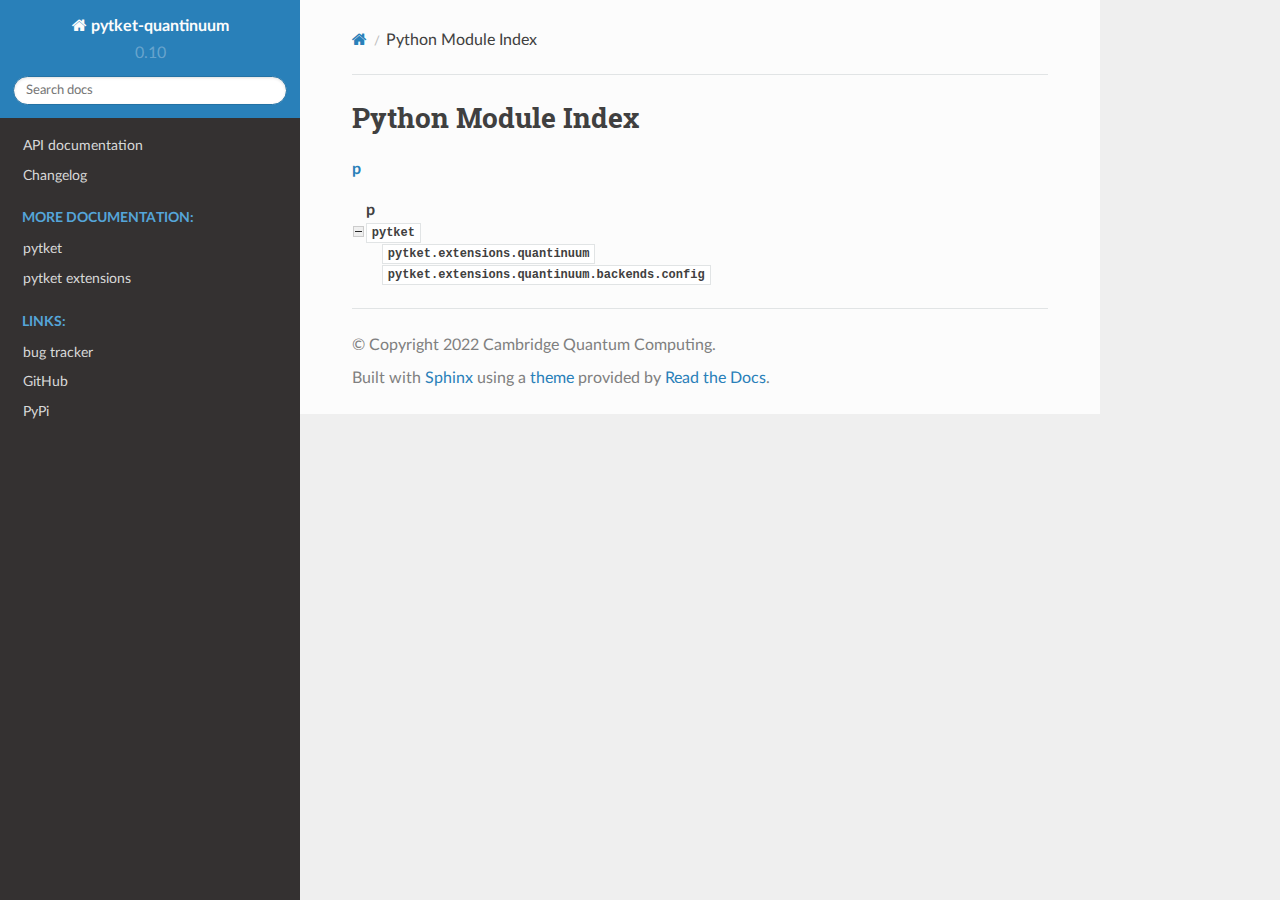
<file: docs/api/py-modindex.html>
<!DOCTYPE html>
<html class="writer-html5" lang="en" >
<head>
  <meta charset="utf-8" />
  <meta name="viewport" content="width=device-width, initial-scale=1.0" />
  <title>Python Module Index &mdash; pytket-quantinuum 0.10.0 documentation</title>
      <link rel="stylesheet" href="_static/pygments.css" type="text/css" />
      <link rel="stylesheet" href="_static/css/theme.css" type="text/css" />
  <!--[if lt IE 9]>
    <script src="_static/js/html5shiv.min.js"></script>
  <![endif]-->
  
        <script data-url_root="./" id="documentation_options" src="_static/documentation_options.js"></script>
        <script src="_static/jquery.js"></script>
        <script src="_static/underscore.js"></script>
        <script src="_static/doctools.js"></script>
    <script src="_static/js/theme.js"></script>
    <link rel="index" title="Index" href="genindex.html" />
    <link rel="search" title="Search" href="search.html" />
 


</head>

<body class="wy-body-for-nav"> 
  <div class="wy-grid-for-nav">
    <nav data-toggle="wy-nav-shift" class="wy-nav-side">
      <div class="wy-side-scroll">
        <div class="wy-side-nav-search" >
            <a href="index.html" class="icon icon-home"> pytket-quantinuum
          </a>
              <div class="version">
                0.10
              </div>
<div role="search">
  <form id="rtd-search-form" class="wy-form" action="search.html" method="get">
    <input type="text" name="q" placeholder="Search docs" />
    <input type="hidden" name="check_keywords" value="yes" />
    <input type="hidden" name="area" value="default" />
  </form>
</div>
        </div><div class="wy-menu wy-menu-vertical" data-spy="affix" role="navigation" aria-label="Navigation menu">
              <ul>
<li class="toctree-l1"><a class="reference internal" href="api.html">API documentation</a></li>
<li class="toctree-l1"><a class="reference internal" href="changelog.html">Changelog</a></li>
</ul>
<p class="caption" role="heading"><span class="caption-text">More documentation:</span></p>
<ul>
<li class="toctree-l1"><a class="reference external" href="https://cqcl.github.io/tket/pytket/api/index.html">pytket</a></li>
<li class="toctree-l1"><a class="reference external" href="https://cqcl.github.io/pytket-extensions/api/index.html">pytket extensions</a></li>
</ul>
<p class="caption" role="heading"><span class="caption-text">Links:</span></p>
<ul>
<li class="toctree-l1"><a class="reference external" href="https://github.com/CQCL/pytket-quantinuum/issues">bug tracker</a></li>
<li class="toctree-l1"><a class="reference external" href="https://github.com/CQCL/pytket-quantinuum">GitHub</a></li>
<li class="toctree-l1"><a class="reference external" href="https://pypi.org/project/pytket-quantinuum/">PyPi</a></li>
</ul>

        </div>
      </div>
    </nav>

    <section data-toggle="wy-nav-shift" class="wy-nav-content-wrap"><nav class="wy-nav-top" aria-label="Mobile navigation menu" >
          <i data-toggle="wy-nav-top" class="fa fa-bars"></i>
          <a href="index.html">pytket-quantinuum</a>
      </nav>

      <div class="wy-nav-content">
        <div class="rst-content">
          <div role="navigation" aria-label="Page navigation">
  <ul class="wy-breadcrumbs">
      <li><a href="index.html" class="icon icon-home"></a></li>
      <li class="breadcrumb-item active">Python Module Index</li>
      <li class="wy-breadcrumbs-aside">
      </li>
  </ul>
  <hr/>
</div>
          <div role="main" class="document" itemscope="itemscope" itemtype="http://schema.org/Article">
           <div itemprop="articleBody">
             

   <h1>Python Module Index</h1>

   <div class="modindex-jumpbox">
   <a href="#cap-p"><strong>p</strong></a>
   </div>

   <table class="indextable modindextable">
     <tr class="pcap"><td></td><td>&#160;</td><td></td></tr>
     <tr class="cap" id="cap-p"><td></td><td>
       <strong>p</strong></td><td></td></tr>
     <tr>
       <td><img src="_static/minus.png" class="toggler"
              id="toggle-1" style="display: none" alt="-" /></td>
       <td>
       <code class="xref">pytket</code></td><td>
       <em></em></td></tr>
     <tr class="cg-1">
       <td></td>
       <td>&#160;&#160;&#160;
       <a href="api.html#module-pytket.extensions.quantinuum"><code class="xref">pytket.extensions.quantinuum</code></a></td><td>
       <em></em></td></tr>
     <tr class="cg-1">
       <td></td>
       <td>&#160;&#160;&#160;
       <a href="api.html#module-pytket.extensions.quantinuum.backends.config"><code class="xref">pytket.extensions.quantinuum.backends.config</code></a></td><td>
       <em></em></td></tr>
   </table>


           </div>
          </div>
          <footer>

  <hr/>

  <div role="contentinfo">
    <p>&#169; Copyright 2022 Cambridge Quantum Computing.</p>
  </div>

  Built with <a href="https://www.sphinx-doc.org/">Sphinx</a> using a
    <a href="https://github.com/readthedocs/sphinx_rtd_theme">theme</a>
    provided by <a href="https://readthedocs.org">Read the Docs</a>.
   

</footer>
        </div>
      </div>
    </section>
  </div>
  <script>
      jQuery(function () {
          SphinxRtdTheme.Navigation.enable(true);
      });
  </script> 

</body>
</html>
</file>
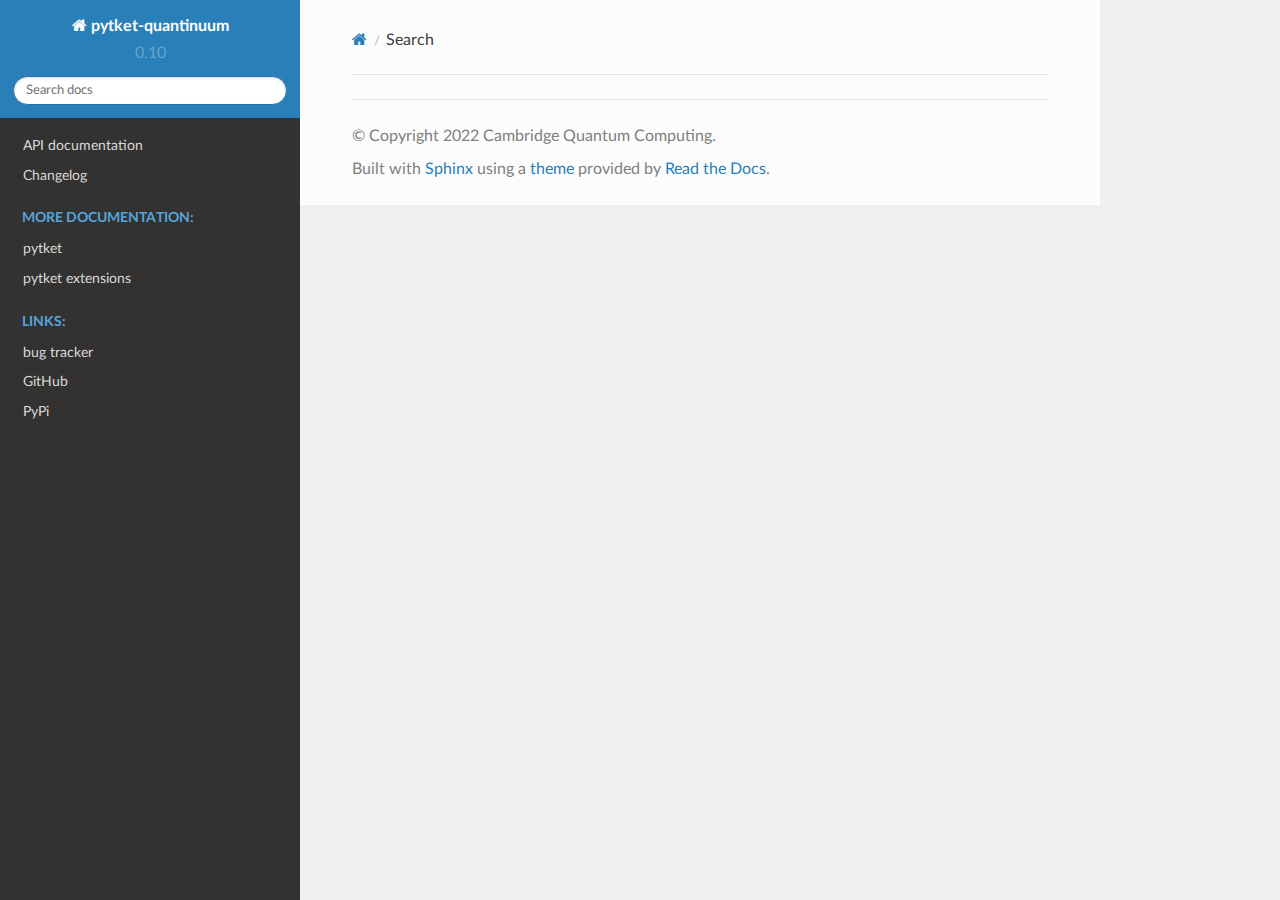
<file: docs/api/search.html>
<!DOCTYPE html>
<html class="writer-html5" lang="en" >
<head>
  <meta charset="utf-8" />
  <meta name="viewport" content="width=device-width, initial-scale=1.0" />
  <title>Search &mdash; pytket-quantinuum 0.10.0 documentation</title>
      <link rel="stylesheet" href="_static/pygments.css" type="text/css" />
      <link rel="stylesheet" href="_static/css/theme.css" type="text/css" />
    
  <!--[if lt IE 9]>
    <script src="_static/js/html5shiv.min.js"></script>
  <![endif]-->
  
        <script data-url_root="./" id="documentation_options" src="_static/documentation_options.js"></script>
        <script src="_static/jquery.js"></script>
        <script src="_static/underscore.js"></script>
        <script src="_static/doctools.js"></script>
    <script src="_static/js/theme.js"></script>
    <script src="_static/searchtools.js"></script>
    <script src="_static/language_data.js"></script>
    <link rel="index" title="Index" href="genindex.html" />
    <link rel="search" title="Search" href="#" /> 
</head>

<body class="wy-body-for-nav"> 
  <div class="wy-grid-for-nav">
    <nav data-toggle="wy-nav-shift" class="wy-nav-side">
      <div class="wy-side-scroll">
        <div class="wy-side-nav-search" >
            <a href="index.html" class="icon icon-home"> pytket-quantinuum
          </a>
              <div class="version">
                0.10
              </div>
<div role="search">
  <form id="rtd-search-form" class="wy-form" action="#" method="get">
    <input type="text" name="q" placeholder="Search docs" />
    <input type="hidden" name="check_keywords" value="yes" />
    <input type="hidden" name="area" value="default" />
  </form>
</div>
        </div><div class="wy-menu wy-menu-vertical" data-spy="affix" role="navigation" aria-label="Navigation menu">
              <ul>
<li class="toctree-l1"><a class="reference internal" href="api.html">API documentation</a></li>
<li class="toctree-l1"><a class="reference internal" href="changelog.html">Changelog</a></li>
</ul>
<p class="caption" role="heading"><span class="caption-text">More documentation:</span></p>
<ul>
<li class="toctree-l1"><a class="reference external" href="https://cqcl.github.io/tket/pytket/api/index.html">pytket</a></li>
<li class="toctree-l1"><a class="reference external" href="https://cqcl.github.io/pytket-extensions/api/index.html">pytket extensions</a></li>
</ul>
<p class="caption" role="heading"><span class="caption-text">Links:</span></p>
<ul>
<li class="toctree-l1"><a class="reference external" href="https://github.com/CQCL/pytket-quantinuum/issues">bug tracker</a></li>
<li class="toctree-l1"><a class="reference external" href="https://github.com/CQCL/pytket-quantinuum">GitHub</a></li>
<li class="toctree-l1"><a class="reference external" href="https://pypi.org/project/pytket-quantinuum/">PyPi</a></li>
</ul>

        </div>
      </div>
    </nav>

    <section data-toggle="wy-nav-shift" class="wy-nav-content-wrap"><nav class="wy-nav-top" aria-label="Mobile navigation menu" >
          <i data-toggle="wy-nav-top" class="fa fa-bars"></i>
          <a href="index.html">pytket-quantinuum</a>
      </nav>

      <div class="wy-nav-content">
        <div class="rst-content">
          <div role="navigation" aria-label="Page navigation">
  <ul class="wy-breadcrumbs">
      <li><a href="index.html" class="icon icon-home"></a></li>
      <li class="breadcrumb-item active">Search</li>
      <li class="wy-breadcrumbs-aside">
      </li>
  </ul>
  <hr/>
</div>
          <div role="main" class="document" itemscope="itemscope" itemtype="http://schema.org/Article">
           <div itemprop="articleBody">
             
  <noscript>
  <div id="fallback" class="admonition warning">
    <p class="last">
      Please activate JavaScript to enable the search functionality.
    </p>
  </div>
  </noscript>

  
  <div id="search-results">
  
  </div>

           </div>
          </div>
          <footer>

  <hr/>

  <div role="contentinfo">
    <p>&#169; Copyright 2022 Cambridge Quantum Computing.</p>
  </div>

  Built with <a href="https://www.sphinx-doc.org/">Sphinx</a> using a
    <a href="https://github.com/readthedocs/sphinx_rtd_theme">theme</a>
    provided by <a href="https://readthedocs.org">Read the Docs</a>.
   

</footer>
        </div>
      </div>
    </section>
  </div>
  <script>
      jQuery(function () {
          SphinxRtdTheme.Navigation.enable(true);
      });
  </script>
  <script>
    jQuery(function() { Search.loadIndex("searchindex.js"); });
  </script>
  
  <script id="searchindexloader"></script>
   


</body>
</html>
</file>
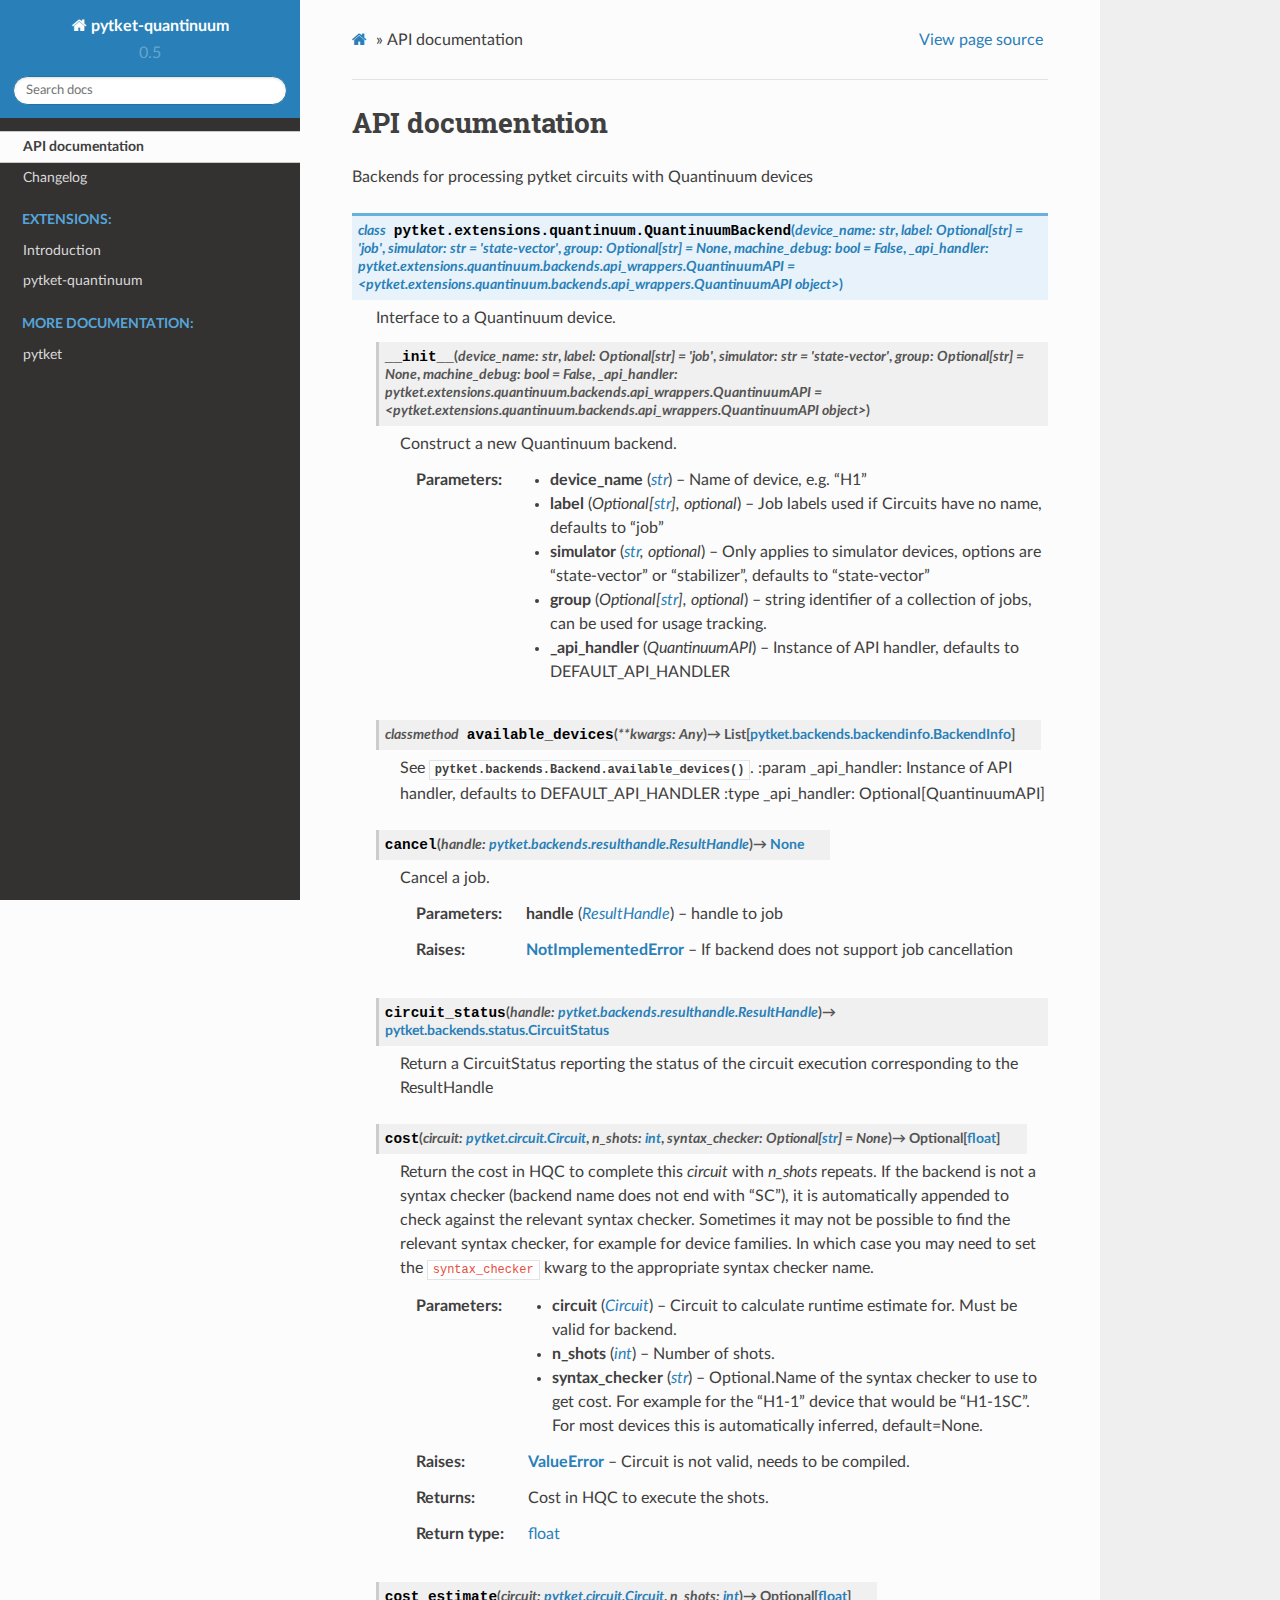
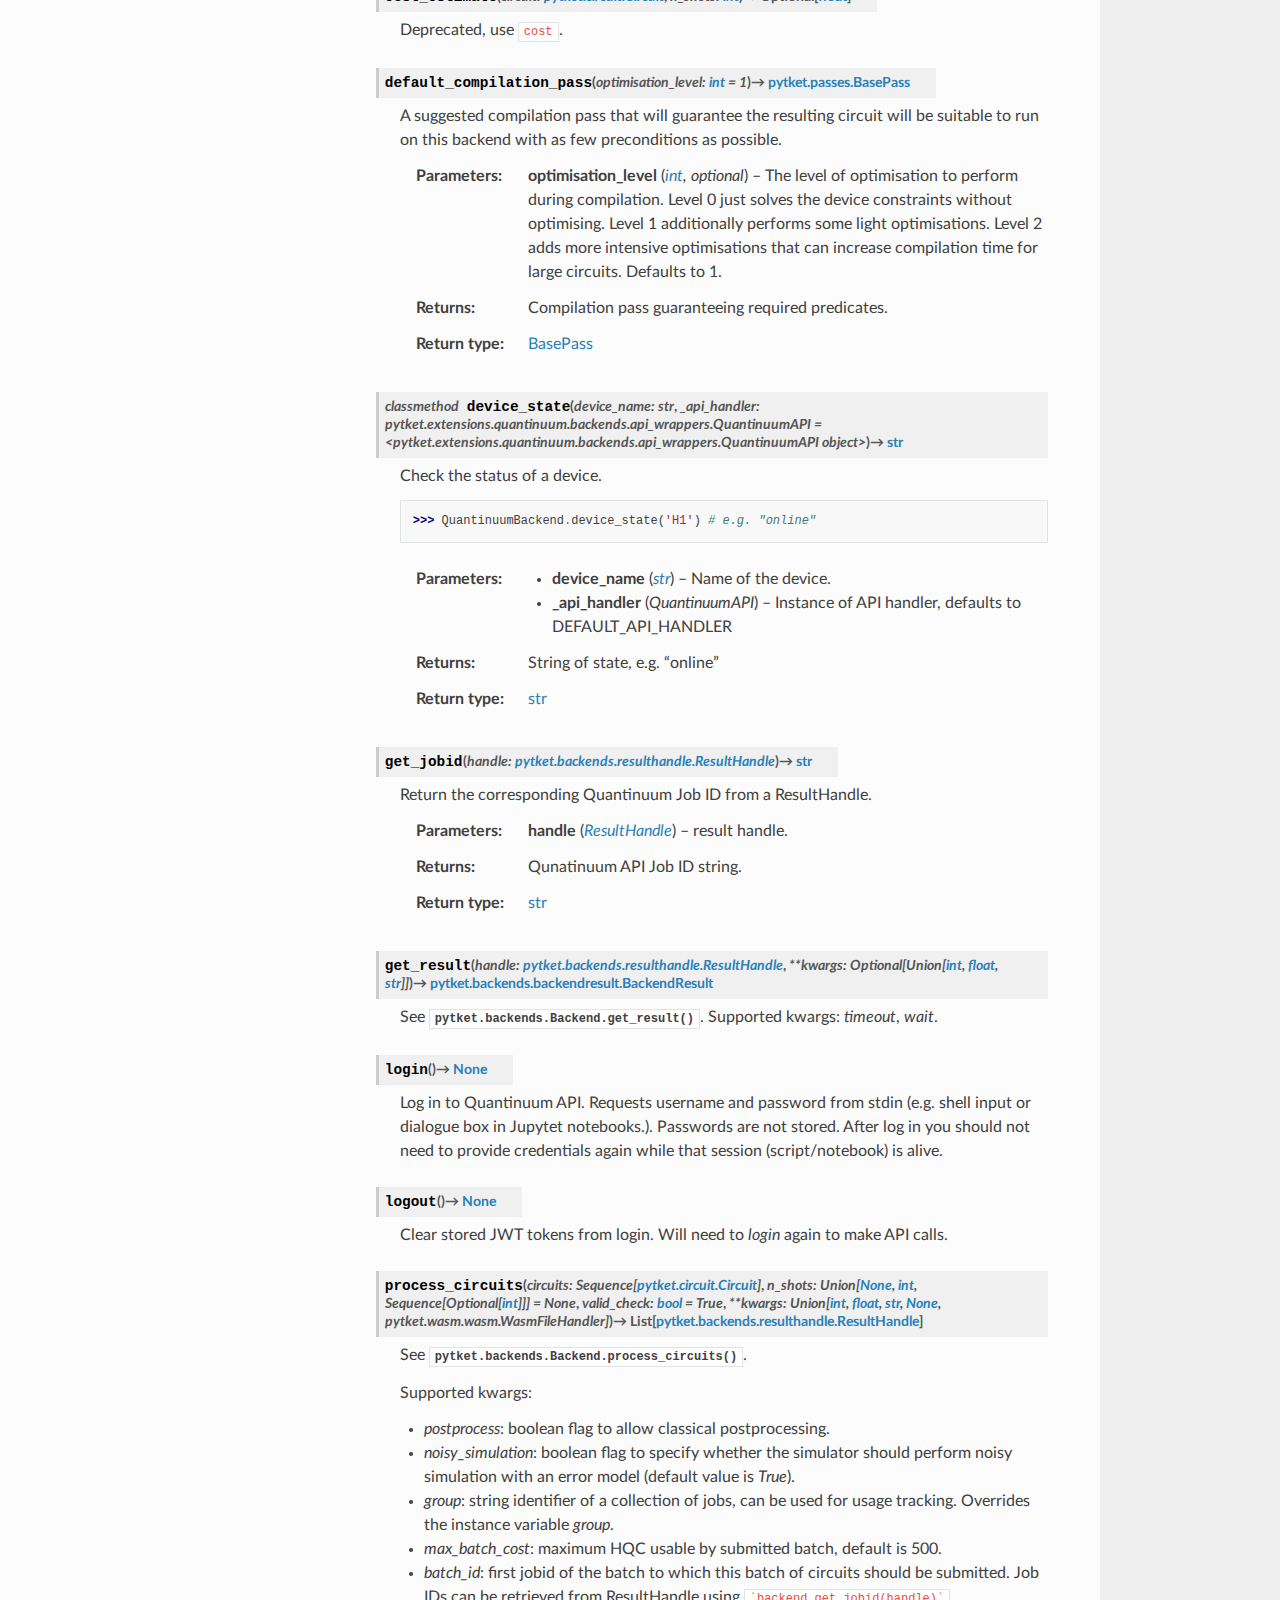
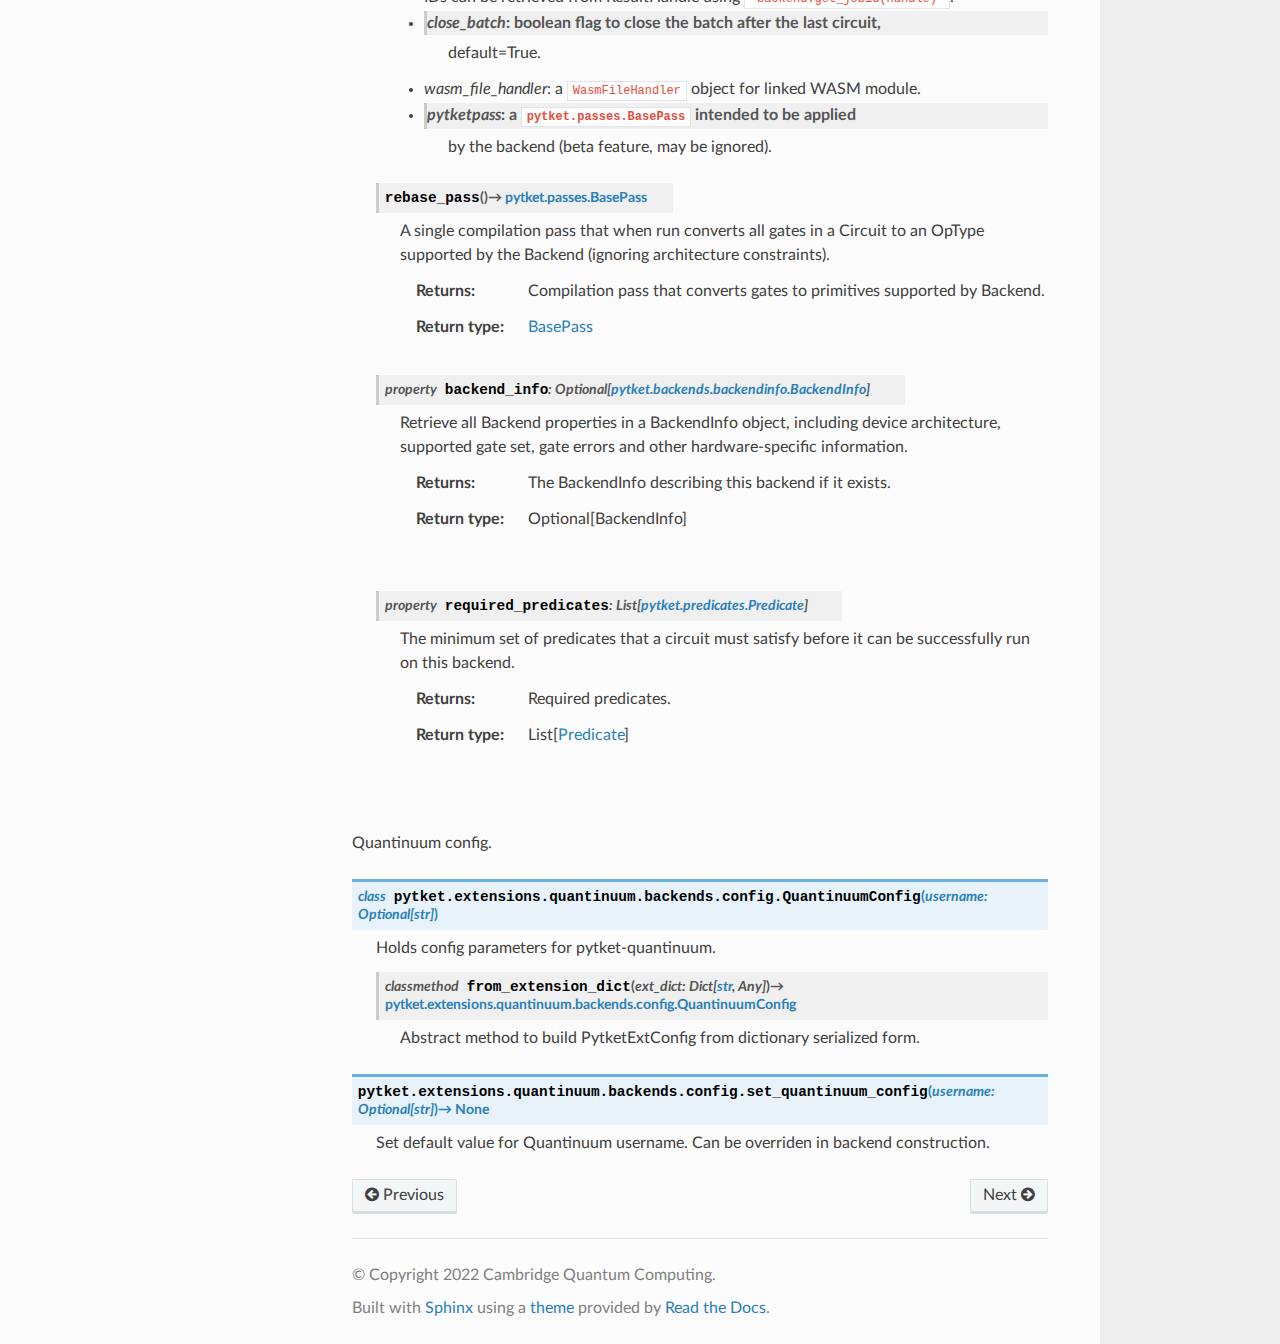
<file: docs/api/quantinuum/api.html>
<!DOCTYPE html>
<html class="writer-html5" lang="en" >
<head>
  <meta charset="utf-8" /><meta name="generator" content="Docutils 0.17.1: http://docutils.sourceforge.net/" />

  <meta name="viewport" content="width=device-width, initial-scale=1.0" />
  <title>API documentation &mdash; pytket-quantinuum 0.5.0rc0 documentation</title>
      <link rel="stylesheet" href="_static/pygments.css" type="text/css" />
      <link rel="stylesheet" href="_static/css/theme.css" type="text/css" />
  <!--[if lt IE 9]>
    <script src="_static/js/html5shiv.min.js"></script>
  <![endif]-->
  
        <script data-url_root="./" id="documentation_options" src="_static/documentation_options.js"></script>
        <script src="_static/jquery.js"></script>
        <script src="_static/underscore.js"></script>
        <script src="_static/doctools.js"></script>
    <script src="_static/js/theme.js"></script>
    <link rel="index" title="Index" href="genindex.html" />
    <link rel="search" title="Search" href="search.html" />
    <link rel="next" title="Changelog" href="changelog.html" />
    <link rel="prev" title="pytket-quantinuum" href="index.html" /> 
</head>

<body class="wy-body-for-nav"> 
  <div class="wy-grid-for-nav">
    <nav data-toggle="wy-nav-shift" class="wy-nav-side">
      <div class="wy-side-scroll">
        <div class="wy-side-nav-search" >
            <a href="index.html" class="icon icon-home"> pytket-quantinuum
          </a>
              <div class="version">
                0.5
              </div>
<div role="search">
  <form id="rtd-search-form" class="wy-form" action="search.html" method="get">
    <input type="text" name="q" placeholder="Search docs" />
    <input type="hidden" name="check_keywords" value="yes" />
    <input type="hidden" name="area" value="default" />
  </form>
</div>
        </div><div class="wy-menu wy-menu-vertical" data-spy="affix" role="navigation" aria-label="Navigation menu">
              <ul class="current">
<li class="toctree-l1 current"><a class="current reference internal" href="#">API documentation</a></li>
<li class="toctree-l1"><a class="reference internal" href="changelog.html">Changelog</a></li>
</ul>
<p class="caption" role="heading"><span class="caption-text">Extensions:</span></p>
<ul>
<li class="toctree-l1"><a class="reference external" href="../index.html#http://">Introduction</a></li>
<li class="toctree-l1"><a class="reference external" href="../quantinuum/index.html#http://">pytket-quantinuum</a></li>
</ul>
<p class="caption" role="heading"><span class="caption-text">More documentation:</span></p>
<ul>
<li class="toctree-l1"><a class="reference external" href="https://cqcl.github.io/tket/pytket/api/index.html">pytket</a></li>
</ul>

        </div>
      </div>
    </nav>

    <section data-toggle="wy-nav-shift" class="wy-nav-content-wrap"><nav class="wy-nav-top" aria-label="Mobile navigation menu" >
          <i data-toggle="wy-nav-top" class="fa fa-bars"></i>
          <a href="index.html">pytket-quantinuum</a>
      </nav>

      <div class="wy-nav-content">
        <div class="rst-content">
          <div role="navigation" aria-label="Page navigation">
  <ul class="wy-breadcrumbs">
      <li><a href="index.html" class="icon icon-home"></a> &raquo;</li>
      <li>API documentation</li>
      <li class="wy-breadcrumbs-aside">
            <a href="_sources/api.rst.txt" rel="nofollow"> View page source</a>
      </li>
  </ul>
  <hr/>
</div>
          <div role="main" class="document" itemscope="itemscope" itemtype="http://schema.org/Article">
           <div itemprop="articleBody">
             
  <section id="module-pytket.extensions.quantinuum">
<span id="api-documentation"></span><h1>API documentation<a class="headerlink" href="#module-pytket.extensions.quantinuum" title="Permalink to this headline"></a></h1>
<p>Backends for processing pytket circuits with Quantinuum devices</p>
<dl class="py class">
<dt class="sig sig-object py" id="pytket.extensions.quantinuum.QuantinuumBackend">
<em class="property"><span class="pre">class</span><span class="w"> </span></em><span class="sig-prename descclassname"><span class="pre">pytket.extensions.quantinuum.</span></span><span class="sig-name descname"><span class="pre">QuantinuumBackend</span></span><span class="sig-paren">(</span><em class="sig-param"><span class="n"><span class="pre">device_name:</span> <span class="pre">str</span></span></em>, <em class="sig-param"><span class="n"><span class="pre">label:</span> <span class="pre">Optional[str]</span> <span class="pre">=</span> <span class="pre">'job'</span></span></em>, <em class="sig-param"><span class="n"><span class="pre">simulator:</span> <span class="pre">str</span> <span class="pre">=</span> <span class="pre">'state-vector'</span></span></em>, <em class="sig-param"><span class="n"><span class="pre">group:</span> <span class="pre">Optional[str]</span> <span class="pre">=</span> <span class="pre">None</span></span></em>, <em class="sig-param"><span class="n"><span class="pre">machine_debug:</span> <span class="pre">bool</span> <span class="pre">=</span> <span class="pre">False</span></span></em>, <em class="sig-param"><span class="n"><span class="pre">_api_handler:</span> <span class="pre">pytket.extensions.quantinuum.backends.api_wrappers.QuantinuumAPI</span> <span class="pre">=</span> <span class="pre">&lt;pytket.extensions.quantinuum.backends.api_wrappers.QuantinuumAPI</span> <span class="pre">object&gt;</span></span></em><span class="sig-paren">)</span><a class="headerlink" href="#pytket.extensions.quantinuum.QuantinuumBackend" title="Permalink to this definition"></a></dt>
<dd><p>Interface to a Quantinuum device.</p>
<dl class="py method">
<dt class="sig sig-object py" id="pytket.extensions.quantinuum.QuantinuumBackend.__init__">
<span class="sig-name descname"><span class="pre">__init__</span></span><span class="sig-paren">(</span><em class="sig-param"><span class="n"><span class="pre">device_name:</span> <span class="pre">str</span></span></em>, <em class="sig-param"><span class="n"><span class="pre">label:</span> <span class="pre">Optional[str]</span> <span class="pre">=</span> <span class="pre">'job'</span></span></em>, <em class="sig-param"><span class="n"><span class="pre">simulator:</span> <span class="pre">str</span> <span class="pre">=</span> <span class="pre">'state-vector'</span></span></em>, <em class="sig-param"><span class="n"><span class="pre">group:</span> <span class="pre">Optional[str]</span> <span class="pre">=</span> <span class="pre">None</span></span></em>, <em class="sig-param"><span class="n"><span class="pre">machine_debug:</span> <span class="pre">bool</span> <span class="pre">=</span> <span class="pre">False</span></span></em>, <em class="sig-param"><span class="n"><span class="pre">_api_handler:</span> <span class="pre">pytket.extensions.quantinuum.backends.api_wrappers.QuantinuumAPI</span> <span class="pre">=</span> <span class="pre">&lt;pytket.extensions.quantinuum.backends.api_wrappers.QuantinuumAPI</span> <span class="pre">object&gt;</span></span></em><span class="sig-paren">)</span><a class="headerlink" href="#pytket.extensions.quantinuum.QuantinuumBackend.__init__" title="Permalink to this definition"></a></dt>
<dd><p>Construct a new Quantinuum backend.</p>
<dl class="field-list simple">
<dt class="field-odd">Parameters</dt>
<dd class="field-odd"><ul class="simple">
<li><p><strong>device_name</strong> (<a class="reference external" href="https://docs.python.org/3/library/stdtypes.html#str" title="(in Python v3.10)"><em>str</em></a>) – Name of device, e.g. “H1”</p></li>
<li><p><strong>label</strong> (<em>Optional</em><em>[</em><a class="reference external" href="https://docs.python.org/3/library/stdtypes.html#str" title="(in Python v3.10)"><em>str</em></a><em>]</em><em>, </em><em>optional</em>) – Job labels used if Circuits have no name, defaults to “job”</p></li>
<li><p><strong>simulator</strong> (<a class="reference external" href="https://docs.python.org/3/library/stdtypes.html#str" title="(in Python v3.10)"><em>str</em></a><em>, </em><em>optional</em>) – Only applies to simulator devices, options are
“state-vector” or “stabilizer”, defaults to “state-vector”</p></li>
<li><p><strong>group</strong> (<em>Optional</em><em>[</em><a class="reference external" href="https://docs.python.org/3/library/stdtypes.html#str" title="(in Python v3.10)"><em>str</em></a><em>]</em><em>, </em><em>optional</em>) – string identifier of a collection of jobs, can be used for usage
tracking.</p></li>
<li><p><strong>_api_handler</strong> (<em>QuantinuumAPI</em>) – Instance of API handler, defaults to DEFAULT_API_HANDLER</p></li>
</ul>
</dd>
</dl>
</dd></dl>

<dl class="py method">
<dt class="sig sig-object py" id="pytket.extensions.quantinuum.QuantinuumBackend.available_devices">
<em class="property"><span class="pre">classmethod</span><span class="w"> </span></em><span class="sig-name descname"><span class="pre">available_devices</span></span><span class="sig-paren">(</span><em class="sig-param"><span class="o"><span class="pre">**</span></span><span class="n"><span class="pre">kwargs</span></span><span class="p"><span class="pre">:</span></span><span class="w"> </span><span class="n"><span class="pre">Any</span></span></em><span class="sig-paren">)</span> <span class="sig-return"><span class="sig-return-icon">&#x2192;</span> <span class="sig-return-typehint"><span class="pre">List</span><span class="p"><span class="pre">[</span></span><a class="reference external" href="https://cqcl.github.io/tket/pytket/api/backends.html#pytket.backends.backendinfo.BackendInfo" title="(in pytket v1.3)"><span class="pre">pytket.backends.backendinfo.BackendInfo</span></a><span class="p"><span class="pre">]</span></span></span></span><a class="headerlink" href="#pytket.extensions.quantinuum.QuantinuumBackend.available_devices" title="Permalink to this definition"></a></dt>
<dd><p>See <a class="reference external" href="https://cqcl.github.io/tket/pytket/api/backends.html#pytket.backends.Backend.available_devices" title="(in pytket v1.3)"><code class="xref py py-meth docutils literal notranslate"><span class="pre">pytket.backends.Backend.available_devices()</span></code></a>.
:param _api_handler: Instance of API handler, defaults to DEFAULT_API_HANDLER
:type _api_handler: Optional[QuantinuumAPI]</p>
</dd></dl>

<dl class="py method">
<dt class="sig sig-object py" id="pytket.extensions.quantinuum.QuantinuumBackend.cancel">
<span class="sig-name descname"><span class="pre">cancel</span></span><span class="sig-paren">(</span><em class="sig-param"><span class="n"><span class="pre">handle</span></span><span class="p"><span class="pre">:</span></span><span class="w"> </span><span class="n"><a class="reference external" href="https://cqcl.github.io/tket/pytket/api/backends.html#pytket.backends.resulthandle.ResultHandle" title="(in pytket v1.3)"><span class="pre">pytket.backends.resulthandle.ResultHandle</span></a></span></em><span class="sig-paren">)</span> <span class="sig-return"><span class="sig-return-icon">&#x2192;</span> <span class="sig-return-typehint"><a class="reference external" href="https://docs.python.org/3/library/constants.html#None" title="(in Python v3.10)"><span class="pre">None</span></a></span></span><a class="headerlink" href="#pytket.extensions.quantinuum.QuantinuumBackend.cancel" title="Permalink to this definition"></a></dt>
<dd><p>Cancel a job.</p>
<dl class="field-list simple">
<dt class="field-odd">Parameters</dt>
<dd class="field-odd"><p><strong>handle</strong> (<a class="reference external" href="https://cqcl.github.io/tket/pytket/api/backends.html#pytket.backends.resulthandle.ResultHandle" title="ResultHandle"><em>ResultHandle</em></a>) – handle to job</p>
</dd>
<dt class="field-even">Raises</dt>
<dd class="field-even"><p><a class="reference external" href="https://docs.python.org/3/library/exceptions.html#NotImplementedError" title="(in Python v3.10)"><strong>NotImplementedError</strong></a> – If backend does not support job cancellation</p>
</dd>
</dl>
</dd></dl>

<dl class="py method">
<dt class="sig sig-object py" id="pytket.extensions.quantinuum.QuantinuumBackend.circuit_status">
<span class="sig-name descname"><span class="pre">circuit_status</span></span><span class="sig-paren">(</span><em class="sig-param"><span class="n"><span class="pre">handle</span></span><span class="p"><span class="pre">:</span></span><span class="w"> </span><span class="n"><a class="reference external" href="https://cqcl.github.io/tket/pytket/api/backends.html#pytket.backends.resulthandle.ResultHandle" title="(in pytket v1.3)"><span class="pre">pytket.backends.resulthandle.ResultHandle</span></a></span></em><span class="sig-paren">)</span> <span class="sig-return"><span class="sig-return-icon">&#x2192;</span> <span class="sig-return-typehint"><a class="reference external" href="https://cqcl.github.io/tket/pytket/api/backends.html#pytket.backends.status.CircuitStatus" title="(in pytket v1.3)"><span class="pre">pytket.backends.status.CircuitStatus</span></a></span></span><a class="headerlink" href="#pytket.extensions.quantinuum.QuantinuumBackend.circuit_status" title="Permalink to this definition"></a></dt>
<dd><p>Return a CircuitStatus reporting the status of the circuit execution
corresponding to the ResultHandle</p>
</dd></dl>

<dl class="py method">
<dt class="sig sig-object py" id="pytket.extensions.quantinuum.QuantinuumBackend.cost">
<span class="sig-name descname"><span class="pre">cost</span></span><span class="sig-paren">(</span><em class="sig-param"><span class="n"><span class="pre">circuit</span></span><span class="p"><span class="pre">:</span></span><span class="w"> </span><span class="n"><a class="reference external" href="https://cqcl.github.io/tket/pytket/api/circuit_class.html#pytket.circuit.Circuit" title="(in pytket v1.3)"><span class="pre">pytket.circuit.Circuit</span></a></span></em>, <em class="sig-param"><span class="n"><span class="pre">n_shots</span></span><span class="p"><span class="pre">:</span></span><span class="w"> </span><span class="n"><a class="reference external" href="https://docs.python.org/3/library/functions.html#int" title="(in Python v3.10)"><span class="pre">int</span></a></span></em>, <em class="sig-param"><span class="n"><span class="pre">syntax_checker</span></span><span class="p"><span class="pre">:</span></span><span class="w"> </span><span class="n"><span class="pre">Optional</span><span class="p"><span class="pre">[</span></span><a class="reference external" href="https://docs.python.org/3/library/stdtypes.html#str" title="(in Python v3.10)"><span class="pre">str</span></a><span class="p"><span class="pre">]</span></span></span><span class="w"> </span><span class="o"><span class="pre">=</span></span><span class="w"> </span><span class="default_value"><span class="pre">None</span></span></em><span class="sig-paren">)</span> <span class="sig-return"><span class="sig-return-icon">&#x2192;</span> <span class="sig-return-typehint"><span class="pre">Optional</span><span class="p"><span class="pre">[</span></span><a class="reference external" href="https://docs.python.org/3/library/functions.html#float" title="(in Python v3.10)"><span class="pre">float</span></a><span class="p"><span class="pre">]</span></span></span></span><a class="headerlink" href="#pytket.extensions.quantinuum.QuantinuumBackend.cost" title="Permalink to this definition"></a></dt>
<dd><p>Return the cost in HQC to complete this <cite>circuit</cite> with <cite>n_shots</cite>
repeats.
If the backend is not a syntax checker (backend name does not end with
“SC”), it is automatically appended
to check against the relevant syntax checker.
Sometimes it may not be possible to find the relevant syntax checker,
for example for device families. In which case you may need to set
the <code class="docutils literal notranslate"><span class="pre">syntax_checker</span></code> kwarg to the appropriate syntax checker name.</p>
<dl class="field-list simple">
<dt class="field-odd">Parameters</dt>
<dd class="field-odd"><ul class="simple">
<li><p><strong>circuit</strong> (<a class="reference external" href="https://cqcl.github.io/tket/pytket/api/circuit_class.html#pytket.circuit.Circuit" title="Circuit"><em>Circuit</em></a>) – Circuit to calculate runtime estimate for. Must be valid for
backend.</p></li>
<li><p><strong>n_shots</strong> (<a class="reference external" href="https://docs.python.org/3/library/functions.html#int" title="(in Python v3.10)"><em>int</em></a>) – Number of shots.</p></li>
<li><p><strong>syntax_checker</strong> (<a class="reference external" href="https://docs.python.org/3/library/stdtypes.html#str" title="(in Python v3.10)"><em>str</em></a>) – Optional.Name of the syntax checker to use to get cost.
For example for the “H1-1” device that would be “H1-1SC”.
For most devices this is automatically inferred, default=None.</p></li>
</ul>
</dd>
<dt class="field-even">Raises</dt>
<dd class="field-even"><p><a class="reference external" href="https://docs.python.org/3/library/exceptions.html#ValueError" title="(in Python v3.10)"><strong>ValueError</strong></a> – Circuit is not valid, needs to be compiled.</p>
</dd>
<dt class="field-odd">Returns</dt>
<dd class="field-odd"><p>Cost in HQC to execute the shots.</p>
</dd>
<dt class="field-even">Return type</dt>
<dd class="field-even"><p><a class="reference external" href="https://docs.python.org/3/library/functions.html#float" title="(in Python v3.10)">float</a></p>
</dd>
</dl>
</dd></dl>

<dl class="py method">
<dt class="sig sig-object py" id="pytket.extensions.quantinuum.QuantinuumBackend.cost_estimate">
<span class="sig-name descname"><span class="pre">cost_estimate</span></span><span class="sig-paren">(</span><em class="sig-param"><span class="n"><span class="pre">circuit</span></span><span class="p"><span class="pre">:</span></span><span class="w"> </span><span class="n"><a class="reference external" href="https://cqcl.github.io/tket/pytket/api/circuit_class.html#pytket.circuit.Circuit" title="(in pytket v1.3)"><span class="pre">pytket.circuit.Circuit</span></a></span></em>, <em class="sig-param"><span class="n"><span class="pre">n_shots</span></span><span class="p"><span class="pre">:</span></span><span class="w"> </span><span class="n"><a class="reference external" href="https://docs.python.org/3/library/functions.html#int" title="(in Python v3.10)"><span class="pre">int</span></a></span></em><span class="sig-paren">)</span> <span class="sig-return"><span class="sig-return-icon">&#x2192;</span> <span class="sig-return-typehint"><span class="pre">Optional</span><span class="p"><span class="pre">[</span></span><a class="reference external" href="https://docs.python.org/3/library/functions.html#float" title="(in Python v3.10)"><span class="pre">float</span></a><span class="p"><span class="pre">]</span></span></span></span><a class="headerlink" href="#pytket.extensions.quantinuum.QuantinuumBackend.cost_estimate" title="Permalink to this definition"></a></dt>
<dd><p>Deprecated, use <code class="docutils literal notranslate"><span class="pre">cost</span></code>.</p>
</dd></dl>

<dl class="py method">
<dt class="sig sig-object py" id="pytket.extensions.quantinuum.QuantinuumBackend.default_compilation_pass">
<span class="sig-name descname"><span class="pre">default_compilation_pass</span></span><span class="sig-paren">(</span><em class="sig-param"><span class="n"><span class="pre">optimisation_level</span></span><span class="p"><span class="pre">:</span></span><span class="w"> </span><span class="n"><a class="reference external" href="https://docs.python.org/3/library/functions.html#int" title="(in Python v3.10)"><span class="pre">int</span></a></span><span class="w"> </span><span class="o"><span class="pre">=</span></span><span class="w"> </span><span class="default_value"><span class="pre">1</span></span></em><span class="sig-paren">)</span> <span class="sig-return"><span class="sig-return-icon">&#x2192;</span> <span class="sig-return-typehint"><a class="reference external" href="https://cqcl.github.io/tket/pytket/api/passes.html#pytket.passes.BasePass" title="(in pytket v1.3)"><span class="pre">pytket.passes.BasePass</span></a></span></span><a class="headerlink" href="#pytket.extensions.quantinuum.QuantinuumBackend.default_compilation_pass" title="Permalink to this definition"></a></dt>
<dd><p>A suggested compilation pass that will guarantee the resulting circuit
will be suitable to run on this backend with as few preconditions as
possible.</p>
<dl class="field-list simple">
<dt class="field-odd">Parameters</dt>
<dd class="field-odd"><p><strong>optimisation_level</strong> (<a class="reference external" href="https://docs.python.org/3/library/functions.html#int" title="(in Python v3.10)"><em>int</em></a><em>, </em><em>optional</em>) – The level of optimisation to perform during
compilation. Level 0 just solves the device constraints without
optimising. Level 1 additionally performs some light optimisations.
Level 2 adds more intensive optimisations that can increase compilation
time for large circuits. Defaults to 1.</p>
</dd>
<dt class="field-even">Returns</dt>
<dd class="field-even"><p>Compilation pass guaranteeing required predicates.</p>
</dd>
<dt class="field-odd">Return type</dt>
<dd class="field-odd"><p><a class="reference external" href="https://cqcl.github.io/tket/pytket/api/passes.html#pytket.passes.BasePass" title="BasePass">BasePass</a></p>
</dd>
</dl>
</dd></dl>

<dl class="py method">
<dt class="sig sig-object py" id="pytket.extensions.quantinuum.QuantinuumBackend.device_state">
<em class="property"><span class="pre">classmethod</span><span class="w"> </span></em><span class="sig-name descname"><span class="pre">device_state</span></span><span class="sig-paren">(</span><em class="sig-param"><span class="n"><span class="pre">device_name:</span> <span class="pre">str</span></span></em>, <em class="sig-param"><span class="n"><span class="pre">_api_handler:</span> <span class="pre">pytket.extensions.quantinuum.backends.api_wrappers.QuantinuumAPI</span> <span class="pre">=</span> <span class="pre">&lt;pytket.extensions.quantinuum.backends.api_wrappers.QuantinuumAPI</span> <span class="pre">object&gt;</span></span></em><span class="sig-paren">)</span> <span class="sig-return"><span class="sig-return-icon">&#x2192;</span> <span class="sig-return-typehint"><a class="reference external" href="https://docs.python.org/3/library/stdtypes.html#str" title="(in Python v3.10)"><span class="pre">str</span></a></span></span><a class="headerlink" href="#pytket.extensions.quantinuum.QuantinuumBackend.device_state" title="Permalink to this definition"></a></dt>
<dd><p>Check the status of a device.</p>
<div class="doctest highlight-default notranslate"><div class="highlight"><pre><span></span><span class="gp">&gt;&gt;&gt; </span><span class="n">QuantinuumBackend</span><span class="o">.</span><span class="n">device_state</span><span class="p">(</span><span class="s1">&#39;H1&#39;</span><span class="p">)</span> <span class="c1"># e.g. &quot;online&quot;</span>
</pre></div>
</div>
<dl class="field-list simple">
<dt class="field-odd">Parameters</dt>
<dd class="field-odd"><ul class="simple">
<li><p><strong>device_name</strong> (<a class="reference external" href="https://docs.python.org/3/library/stdtypes.html#str" title="(in Python v3.10)"><em>str</em></a>) – Name of the device.</p></li>
<li><p><strong>_api_handler</strong> (<em>QuantinuumAPI</em>) – Instance of API handler, defaults to DEFAULT_API_HANDLER</p></li>
</ul>
</dd>
<dt class="field-even">Returns</dt>
<dd class="field-even"><p>String of state, e.g. “online”</p>
</dd>
<dt class="field-odd">Return type</dt>
<dd class="field-odd"><p><a class="reference external" href="https://docs.python.org/3/library/stdtypes.html#str" title="(in Python v3.10)">str</a></p>
</dd>
</dl>
</dd></dl>

<dl class="py method">
<dt class="sig sig-object py" id="pytket.extensions.quantinuum.QuantinuumBackend.get_jobid">
<span class="sig-name descname"><span class="pre">get_jobid</span></span><span class="sig-paren">(</span><em class="sig-param"><span class="n"><span class="pre">handle</span></span><span class="p"><span class="pre">:</span></span><span class="w"> </span><span class="n"><a class="reference external" href="https://cqcl.github.io/tket/pytket/api/backends.html#pytket.backends.resulthandle.ResultHandle" title="(in pytket v1.3)"><span class="pre">pytket.backends.resulthandle.ResultHandle</span></a></span></em><span class="sig-paren">)</span> <span class="sig-return"><span class="sig-return-icon">&#x2192;</span> <span class="sig-return-typehint"><a class="reference external" href="https://docs.python.org/3/library/stdtypes.html#str" title="(in Python v3.10)"><span class="pre">str</span></a></span></span><a class="headerlink" href="#pytket.extensions.quantinuum.QuantinuumBackend.get_jobid" title="Permalink to this definition"></a></dt>
<dd><p>Return the corresponding Quantinuum Job ID from a ResultHandle.</p>
<dl class="field-list simple">
<dt class="field-odd">Parameters</dt>
<dd class="field-odd"><p><strong>handle</strong> (<a class="reference external" href="https://cqcl.github.io/tket/pytket/api/backends.html#pytket.backends.resulthandle.ResultHandle" title="ResultHandle"><em>ResultHandle</em></a>) – result handle.</p>
</dd>
<dt class="field-even">Returns</dt>
<dd class="field-even"><p>Qunatinuum API Job ID string.</p>
</dd>
<dt class="field-odd">Return type</dt>
<dd class="field-odd"><p><a class="reference external" href="https://docs.python.org/3/library/stdtypes.html#str" title="(in Python v3.10)">str</a></p>
</dd>
</dl>
</dd></dl>

<dl class="py method">
<dt class="sig sig-object py" id="pytket.extensions.quantinuum.QuantinuumBackend.get_result">
<span class="sig-name descname"><span class="pre">get_result</span></span><span class="sig-paren">(</span><em class="sig-param"><span class="n"><span class="pre">handle</span></span><span class="p"><span class="pre">:</span></span><span class="w"> </span><span class="n"><a class="reference external" href="https://cqcl.github.io/tket/pytket/api/backends.html#pytket.backends.resulthandle.ResultHandle" title="(in pytket v1.3)"><span class="pre">pytket.backends.resulthandle.ResultHandle</span></a></span></em>, <em class="sig-param"><span class="o"><span class="pre">**</span></span><span class="n"><span class="pre">kwargs</span></span><span class="p"><span class="pre">:</span></span><span class="w"> </span><span class="n"><span class="pre">Optional</span><span class="p"><span class="pre">[</span></span><span class="pre">Union</span><span class="p"><span class="pre">[</span></span><a class="reference external" href="https://docs.python.org/3/library/functions.html#int" title="(in Python v3.10)"><span class="pre">int</span></a><span class="p"><span class="pre">,</span></span><span class="w"> </span><a class="reference external" href="https://docs.python.org/3/library/functions.html#float" title="(in Python v3.10)"><span class="pre">float</span></a><span class="p"><span class="pre">,</span></span><span class="w"> </span><a class="reference external" href="https://docs.python.org/3/library/stdtypes.html#str" title="(in Python v3.10)"><span class="pre">str</span></a><span class="p"><span class="pre">]</span></span><span class="p"><span class="pre">]</span></span></span></em><span class="sig-paren">)</span> <span class="sig-return"><span class="sig-return-icon">&#x2192;</span> <span class="sig-return-typehint"><a class="reference external" href="https://cqcl.github.io/tket/pytket/api/backends.html#pytket.backends.backendresult.BackendResult" title="(in pytket v1.3)"><span class="pre">pytket.backends.backendresult.BackendResult</span></a></span></span><a class="headerlink" href="#pytket.extensions.quantinuum.QuantinuumBackend.get_result" title="Permalink to this definition"></a></dt>
<dd><p>See <a class="reference external" href="https://cqcl.github.io/tket/pytket/api/backends.html#pytket.backends.Backend.get_result" title="(in pytket v1.3)"><code class="xref py py-meth docutils literal notranslate"><span class="pre">pytket.backends.Backend.get_result()</span></code></a>.
Supported kwargs: <cite>timeout</cite>, <cite>wait</cite>.</p>
</dd></dl>

<dl class="py method">
<dt class="sig sig-object py" id="pytket.extensions.quantinuum.QuantinuumBackend.login">
<span class="sig-name descname"><span class="pre">login</span></span><span class="sig-paren">(</span><span class="sig-paren">)</span> <span class="sig-return"><span class="sig-return-icon">&#x2192;</span> <span class="sig-return-typehint"><a class="reference external" href="https://docs.python.org/3/library/constants.html#None" title="(in Python v3.10)"><span class="pre">None</span></a></span></span><a class="headerlink" href="#pytket.extensions.quantinuum.QuantinuumBackend.login" title="Permalink to this definition"></a></dt>
<dd><p>Log in to Quantinuum API. Requests username and password from stdin
(e.g. shell input or dialogue box in Jupytet notebooks.). Passwords are
not stored.
After log in you should not need to provide credentials again while that
session (script/notebook) is alive.</p>
</dd></dl>

<dl class="py method">
<dt class="sig sig-object py" id="pytket.extensions.quantinuum.QuantinuumBackend.logout">
<span class="sig-name descname"><span class="pre">logout</span></span><span class="sig-paren">(</span><span class="sig-paren">)</span> <span class="sig-return"><span class="sig-return-icon">&#x2192;</span> <span class="sig-return-typehint"><a class="reference external" href="https://docs.python.org/3/library/constants.html#None" title="(in Python v3.10)"><span class="pre">None</span></a></span></span><a class="headerlink" href="#pytket.extensions.quantinuum.QuantinuumBackend.logout" title="Permalink to this definition"></a></dt>
<dd><p>Clear stored JWT tokens from login. Will need to <cite>login</cite> again to
make API calls.</p>
</dd></dl>

<dl class="py method">
<dt class="sig sig-object py" id="pytket.extensions.quantinuum.QuantinuumBackend.process_circuits">
<span class="sig-name descname"><span class="pre">process_circuits</span></span><span class="sig-paren">(</span><em class="sig-param"><span class="n"><span class="pre">circuits</span></span><span class="p"><span class="pre">:</span></span><span class="w"> </span><span class="n"><span class="pre">Sequence</span><span class="p"><span class="pre">[</span></span><a class="reference external" href="https://cqcl.github.io/tket/pytket/api/circuit_class.html#pytket.circuit.Circuit" title="(in pytket v1.3)"><span class="pre">pytket.circuit.Circuit</span></a><span class="p"><span class="pre">]</span></span></span></em>, <em class="sig-param"><span class="n"><span class="pre">n_shots</span></span><span class="p"><span class="pre">:</span></span><span class="w"> </span><span class="n"><span class="pre">Union</span><span class="p"><span class="pre">[</span></span><a class="reference external" href="https://docs.python.org/3/library/constants.html#None" title="(in Python v3.10)"><span class="pre">None</span></a><span class="p"><span class="pre">,</span></span><span class="w"> </span><a class="reference external" href="https://docs.python.org/3/library/functions.html#int" title="(in Python v3.10)"><span class="pre">int</span></a><span class="p"><span class="pre">,</span></span><span class="w"> </span><span class="pre">Sequence</span><span class="p"><span class="pre">[</span></span><span class="pre">Optional</span><span class="p"><span class="pre">[</span></span><a class="reference external" href="https://docs.python.org/3/library/functions.html#int" title="(in Python v3.10)"><span class="pre">int</span></a><span class="p"><span class="pre">]</span></span><span class="p"><span class="pre">]</span></span><span class="p"><span class="pre">]</span></span></span><span class="w"> </span><span class="o"><span class="pre">=</span></span><span class="w"> </span><span class="default_value"><span class="pre">None</span></span></em>, <em class="sig-param"><span class="n"><span class="pre">valid_check</span></span><span class="p"><span class="pre">:</span></span><span class="w"> </span><span class="n"><a class="reference external" href="https://docs.python.org/3/library/functions.html#bool" title="(in Python v3.10)"><span class="pre">bool</span></a></span><span class="w"> </span><span class="o"><span class="pre">=</span></span><span class="w"> </span><span class="default_value"><span class="pre">True</span></span></em>, <em class="sig-param"><span class="o"><span class="pre">**</span></span><span class="n"><span class="pre">kwargs</span></span><span class="p"><span class="pre">:</span></span><span class="w"> </span><span class="n"><span class="pre">Union</span><span class="p"><span class="pre">[</span></span><a class="reference external" href="https://docs.python.org/3/library/functions.html#int" title="(in Python v3.10)"><span class="pre">int</span></a><span class="p"><span class="pre">,</span></span><span class="w"> </span><a class="reference external" href="https://docs.python.org/3/library/functions.html#float" title="(in Python v3.10)"><span class="pre">float</span></a><span class="p"><span class="pre">,</span></span><span class="w"> </span><a class="reference external" href="https://docs.python.org/3/library/stdtypes.html#str" title="(in Python v3.10)"><span class="pre">str</span></a><span class="p"><span class="pre">,</span></span><span class="w"> </span><a class="reference external" href="https://docs.python.org/3/library/constants.html#None" title="(in Python v3.10)"><span class="pre">None</span></a><span class="p"><span class="pre">,</span></span><span class="w"> </span><span class="pre">pytket.wasm.wasm.WasmFileHandler</span><span class="p"><span class="pre">]</span></span></span></em><span class="sig-paren">)</span> <span class="sig-return"><span class="sig-return-icon">&#x2192;</span> <span class="sig-return-typehint"><span class="pre">List</span><span class="p"><span class="pre">[</span></span><a class="reference external" href="https://cqcl.github.io/tket/pytket/api/backends.html#pytket.backends.resulthandle.ResultHandle" title="(in pytket v1.3)"><span class="pre">pytket.backends.resulthandle.ResultHandle</span></a><span class="p"><span class="pre">]</span></span></span></span><a class="headerlink" href="#pytket.extensions.quantinuum.QuantinuumBackend.process_circuits" title="Permalink to this definition"></a></dt>
<dd><p>See <a class="reference external" href="https://cqcl.github.io/tket/pytket/api/backends.html#pytket.backends.Backend.process_circuits" title="(in pytket v1.3)"><code class="xref py py-meth docutils literal notranslate"><span class="pre">pytket.backends.Backend.process_circuits()</span></code></a>.</p>
<p>Supported kwargs:</p>
<ul class="simple">
<li><p><cite>postprocess</cite>: boolean flag to allow classical postprocessing.</p></li>
<li><p><cite>noisy_simulation</cite>: boolean flag to specify whether the simulator should
perform noisy simulation with an error model (default value is <cite>True</cite>).</p></li>
<li><p><cite>group</cite>: string identifier of a collection of jobs, can be used for usage
tracking. Overrides the instance variable <cite>group</cite>.</p></li>
<li><p><cite>max_batch_cost</cite>: maximum HQC usable by submitted batch, default is
500.</p></li>
<li><p><cite>batch_id</cite>: first jobid of the batch
to which this batch of circuits should be submitted. Job IDs can be
retrieved from ResultHandle using <code class="docutils literal notranslate"><span class="pre">`backend.get_jobid(handle)`</span></code>.</p></li>
<li><dl class="simple">
<dt><cite>close_batch</cite>: boolean flag to close the batch after the last circuit,</dt><dd><p>default=True.</p>
</dd>
</dl>
</li>
<li><p><cite>wasm_file_handler</cite>: a <code class="docutils literal notranslate"><span class="pre">WasmFileHandler</span></code> object for linked WASM module.</p></li>
<li><dl class="simple">
<dt><cite>pytketpass</cite>: a <code class="docutils literal notranslate"><span class="pre">pytket.passes.BasePass</span></code> intended to be applied</dt><dd><p>by the backend (beta feature, may be ignored).</p>
</dd>
</dl>
</li>
</ul>
</dd></dl>

<dl class="py method">
<dt class="sig sig-object py" id="pytket.extensions.quantinuum.QuantinuumBackend.rebase_pass">
<span class="sig-name descname"><span class="pre">rebase_pass</span></span><span class="sig-paren">(</span><span class="sig-paren">)</span> <span class="sig-return"><span class="sig-return-icon">&#x2192;</span> <span class="sig-return-typehint"><a class="reference external" href="https://cqcl.github.io/tket/pytket/api/passes.html#pytket.passes.BasePass" title="(in pytket v1.3)"><span class="pre">pytket.passes.BasePass</span></a></span></span><a class="headerlink" href="#pytket.extensions.quantinuum.QuantinuumBackend.rebase_pass" title="Permalink to this definition"></a></dt>
<dd><p>A single compilation pass that when run converts all gates in a Circuit to
an OpType supported by the Backend (ignoring architecture constraints).</p>
<dl class="field-list simple">
<dt class="field-odd">Returns</dt>
<dd class="field-odd"><p>Compilation pass that converts gates to primitives supported by
Backend.</p>
</dd>
<dt class="field-even">Return type</dt>
<dd class="field-even"><p><a class="reference external" href="https://cqcl.github.io/tket/pytket/api/passes.html#pytket.passes.BasePass" title="BasePass">BasePass</a></p>
</dd>
</dl>
</dd></dl>

<dl class="py property">
<dt class="sig sig-object py" id="pytket.extensions.quantinuum.QuantinuumBackend.backend_info">
<em class="property"><span class="pre">property</span><span class="w"> </span></em><span class="sig-name descname"><span class="pre">backend_info</span></span><em class="property"><span class="p"><span class="pre">:</span></span><span class="w"> </span><span class="pre">Optional</span><span class="p"><span class="pre">[</span></span><a class="reference external" href="https://cqcl.github.io/tket/pytket/api/backends.html#pytket.backends.backendinfo.BackendInfo" title="(in pytket v1.3)"><span class="pre">pytket.backends.backendinfo.BackendInfo</span></a><span class="p"><span class="pre">]</span></span></em><a class="headerlink" href="#pytket.extensions.quantinuum.QuantinuumBackend.backend_info" title="Permalink to this definition"></a></dt>
<dd><p>Retrieve all Backend properties in a BackendInfo object, including
device architecture, supported gate set, gate errors and other hardware-specific
information.</p>
<dl class="field-list simple">
<dt class="field-odd">Returns</dt>
<dd class="field-odd"><p>The BackendInfo describing this backend if it exists.</p>
</dd>
<dt class="field-even">Return type</dt>
<dd class="field-even"><p>Optional[BackendInfo]</p>
</dd>
</dl>
</dd></dl>

<dl class="py property">
<dt class="sig sig-object py" id="pytket.extensions.quantinuum.QuantinuumBackend.required_predicates">
<em class="property"><span class="pre">property</span><span class="w"> </span></em><span class="sig-name descname"><span class="pre">required_predicates</span></span><em class="property"><span class="p"><span class="pre">:</span></span><span class="w"> </span><span class="pre">List</span><span class="p"><span class="pre">[</span></span><a class="reference external" href="https://cqcl.github.io/tket/pytket/api/predicates.html#pytket.predicates.Predicate" title="(in pytket v1.3)"><span class="pre">pytket.predicates.Predicate</span></a><span class="p"><span class="pre">]</span></span></em><a class="headerlink" href="#pytket.extensions.quantinuum.QuantinuumBackend.required_predicates" title="Permalink to this definition"></a></dt>
<dd><p>The minimum set of predicates that a circuit must satisfy before it can
be successfully run on this backend.</p>
<dl class="field-list simple">
<dt class="field-odd">Returns</dt>
<dd class="field-odd"><p>Required predicates.</p>
</dd>
<dt class="field-even">Return type</dt>
<dd class="field-even"><p>List[<a class="reference external" href="https://cqcl.github.io/tket/pytket/api/predicates.html#pytket.predicates.Predicate" title="Predicate">Predicate</a>]</p>
</dd>
</dl>
</dd></dl>

</dd></dl>

<span class="target" id="module-pytket.extensions.quantinuum.backends.config"></span><p>Quantinuum config.</p>
<dl class="py class">
<dt class="sig sig-object py" id="pytket.extensions.quantinuum.backends.config.QuantinuumConfig">
<em class="property"><span class="pre">class</span><span class="w"> </span></em><span class="sig-prename descclassname"><span class="pre">pytket.extensions.quantinuum.backends.config.</span></span><span class="sig-name descname"><span class="pre">QuantinuumConfig</span></span><span class="sig-paren">(</span><em class="sig-param"><span class="n"><span class="pre">username</span></span><span class="p"><span class="pre">:</span></span><span class="w"> </span><span class="n"><span class="pre">Optional</span><span class="p"><span class="pre">[</span></span><a class="reference external" href="https://docs.python.org/3/library/stdtypes.html#str" title="(in Python v3.10)"><span class="pre">str</span></a><span class="p"><span class="pre">]</span></span></span></em><span class="sig-paren">)</span><a class="headerlink" href="#pytket.extensions.quantinuum.backends.config.QuantinuumConfig" title="Permalink to this definition"></a></dt>
<dd><p>Holds config parameters for pytket-quantinuum.</p>
<dl class="py method">
<dt class="sig sig-object py" id="pytket.extensions.quantinuum.backends.config.QuantinuumConfig.from_extension_dict">
<em class="property"><span class="pre">classmethod</span><span class="w"> </span></em><span class="sig-name descname"><span class="pre">from_extension_dict</span></span><span class="sig-paren">(</span><em class="sig-param"><span class="n"><span class="pre">ext_dict</span></span><span class="p"><span class="pre">:</span></span><span class="w"> </span><span class="n"><span class="pre">Dict</span><span class="p"><span class="pre">[</span></span><a class="reference external" href="https://docs.python.org/3/library/stdtypes.html#str" title="(in Python v3.10)"><span class="pre">str</span></a><span class="p"><span class="pre">,</span></span><span class="w"> </span><span class="pre">Any</span><span class="p"><span class="pre">]</span></span></span></em><span class="sig-paren">)</span> <span class="sig-return"><span class="sig-return-icon">&#x2192;</span> <span class="sig-return-typehint"><a class="reference internal" href="#pytket.extensions.quantinuum.backends.config.QuantinuumConfig" title="pytket.extensions.quantinuum.backends.config.QuantinuumConfig"><span class="pre">pytket.extensions.quantinuum.backends.config.QuantinuumConfig</span></a></span></span><a class="headerlink" href="#pytket.extensions.quantinuum.backends.config.QuantinuumConfig.from_extension_dict" title="Permalink to this definition"></a></dt>
<dd><p>Abstract method to build PytketExtConfig from dictionary serialized form.</p>
</dd></dl>

</dd></dl>

<dl class="py function">
<dt class="sig sig-object py" id="pytket.extensions.quantinuum.backends.config.set_quantinuum_config">
<span class="sig-prename descclassname"><span class="pre">pytket.extensions.quantinuum.backends.config.</span></span><span class="sig-name descname"><span class="pre">set_quantinuum_config</span></span><span class="sig-paren">(</span><em class="sig-param"><span class="n"><span class="pre">username</span></span><span class="p"><span class="pre">:</span></span><span class="w"> </span><span class="n"><span class="pre">Optional</span><span class="p"><span class="pre">[</span></span><a class="reference external" href="https://docs.python.org/3/library/stdtypes.html#str" title="(in Python v3.10)"><span class="pre">str</span></a><span class="p"><span class="pre">]</span></span></span></em><span class="sig-paren">)</span> <span class="sig-return"><span class="sig-return-icon">&#x2192;</span> <span class="sig-return-typehint"><a class="reference external" href="https://docs.python.org/3/library/constants.html#None" title="(in Python v3.10)"><span class="pre">None</span></a></span></span><a class="headerlink" href="#pytket.extensions.quantinuum.backends.config.set_quantinuum_config" title="Permalink to this definition"></a></dt>
<dd><p>Set default value for Quantinuum username.
Can be overriden in backend construction.</p>
</dd></dl>

</section>


           </div>
          </div>
          <footer><div class="rst-footer-buttons" role="navigation" aria-label="Footer">
        <a href="index.html" class="btn btn-neutral float-left" title="pytket-quantinuum" accesskey="p" rel="prev"><span class="fa fa-arrow-circle-left" aria-hidden="true"></span> Previous</a>
        <a href="changelog.html" class="btn btn-neutral float-right" title="Changelog" accesskey="n" rel="next">Next <span class="fa fa-arrow-circle-right" aria-hidden="true"></span></a>
    </div>

  <hr/>

  <div role="contentinfo">
    <p>&#169; Copyright 2022 Cambridge Quantum Computing.</p>
  </div>

  Built with <a href="https://www.sphinx-doc.org/">Sphinx</a> using a
    <a href="https://github.com/readthedocs/sphinx_rtd_theme">theme</a>
    provided by <a href="https://readthedocs.org">Read the Docs</a>.
   

</footer>
        </div>
      </div>
    </section>
  </div>
  <script>
      jQuery(function () {
          SphinxRtdTheme.Navigation.enable(true);
      });
  </script> 

</body>
</html>
</file>
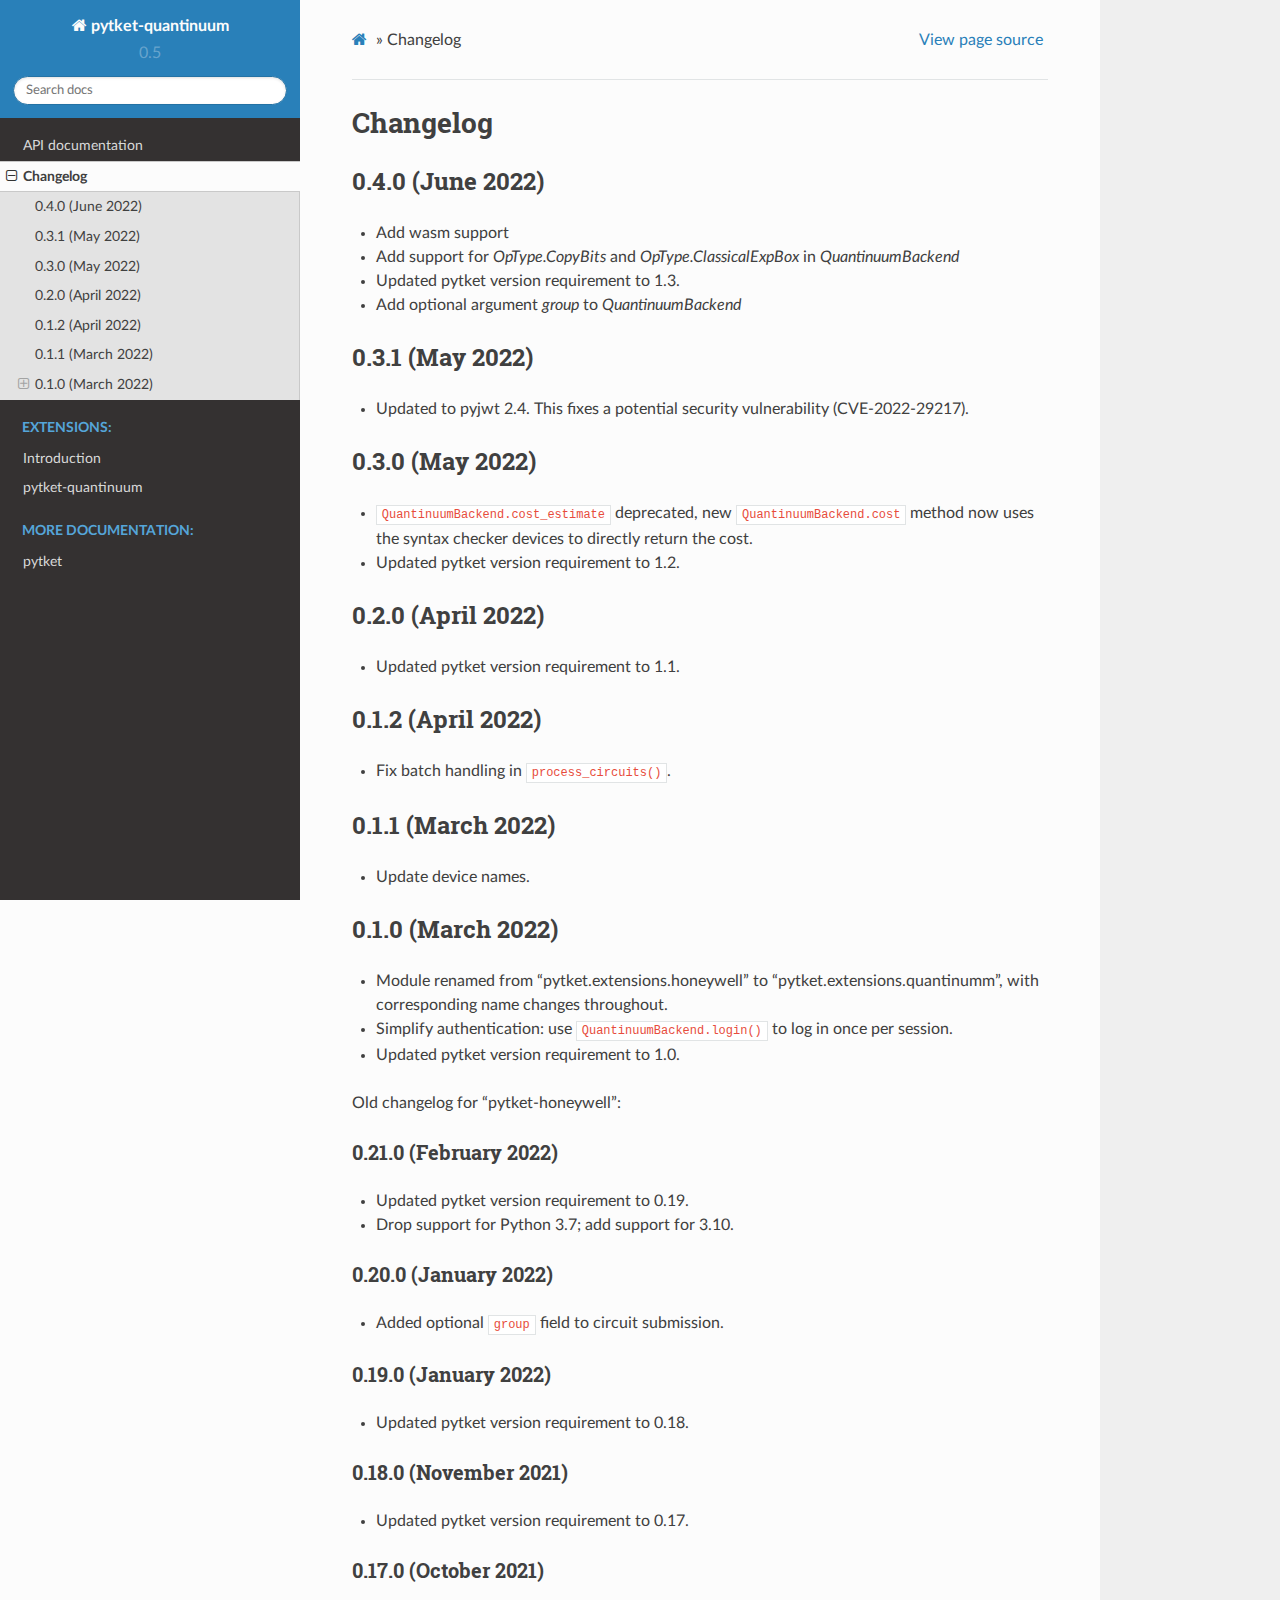
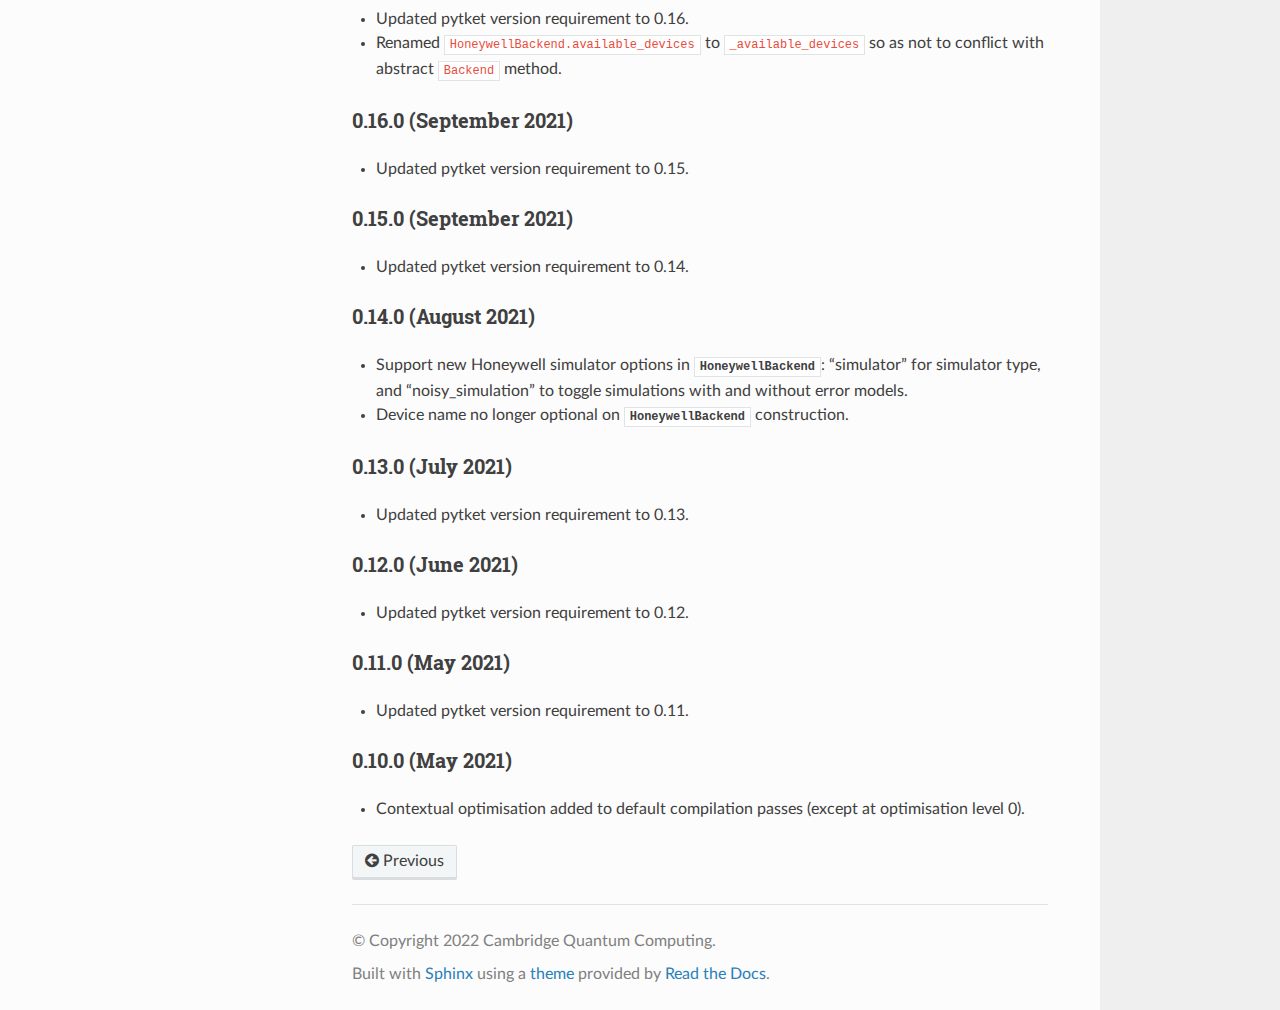
<file: docs/api/quantinuum/changelog.html>
<!DOCTYPE html>
<html class="writer-html5" lang="en" >
<head>
  <meta charset="utf-8" /><meta name="generator" content="Docutils 0.17.1: http://docutils.sourceforge.net/" />

  <meta name="viewport" content="width=device-width, initial-scale=1.0" />
  <title>Changelog &mdash; pytket-quantinuum 0.5.0rc0 documentation</title>
      <link rel="stylesheet" href="_static/pygments.css" type="text/css" />
      <link rel="stylesheet" href="_static/css/theme.css" type="text/css" />
  <!--[if lt IE 9]>
    <script src="_static/js/html5shiv.min.js"></script>
  <![endif]-->
  
        <script data-url_root="./" id="documentation_options" src="_static/documentation_options.js"></script>
        <script src="_static/jquery.js"></script>
        <script src="_static/underscore.js"></script>
        <script src="_static/doctools.js"></script>
    <script src="_static/js/theme.js"></script>
    <link rel="index" title="Index" href="genindex.html" />
    <link rel="search" title="Search" href="search.html" />
    <link rel="prev" title="API documentation" href="api.html" /> 
</head>

<body class="wy-body-for-nav"> 
  <div class="wy-grid-for-nav">
    <nav data-toggle="wy-nav-shift" class="wy-nav-side">
      <div class="wy-side-scroll">
        <div class="wy-side-nav-search" >
            <a href="index.html" class="icon icon-home"> pytket-quantinuum
          </a>
              <div class="version">
                0.5
              </div>
<div role="search">
  <form id="rtd-search-form" class="wy-form" action="search.html" method="get">
    <input type="text" name="q" placeholder="Search docs" />
    <input type="hidden" name="check_keywords" value="yes" />
    <input type="hidden" name="area" value="default" />
  </form>
</div>
        </div><div class="wy-menu wy-menu-vertical" data-spy="affix" role="navigation" aria-label="Navigation menu">
              <ul class="current">
<li class="toctree-l1"><a class="reference internal" href="api.html">API documentation</a></li>
<li class="toctree-l1 current"><a class="current reference internal" href="#">Changelog</a><ul>
<li class="toctree-l2"><a class="reference internal" href="#june-2022">0.4.0 (June 2022)</a></li>
<li class="toctree-l2"><a class="reference internal" href="#may-2022">0.3.1 (May 2022)</a></li>
<li class="toctree-l2"><a class="reference internal" href="#id1">0.3.0 (May 2022)</a></li>
<li class="toctree-l2"><a class="reference internal" href="#april-2022">0.2.0 (April 2022)</a></li>
<li class="toctree-l2"><a class="reference internal" href="#id2">0.1.2 (April 2022)</a></li>
<li class="toctree-l2"><a class="reference internal" href="#march-2022">0.1.1 (March 2022)</a></li>
<li class="toctree-l2"><a class="reference internal" href="#id3">0.1.0 (March 2022)</a><ul>
<li class="toctree-l3"><a class="reference internal" href="#february-2022">0.21.0 (February 2022)</a></li>
<li class="toctree-l3"><a class="reference internal" href="#january-2022">0.20.0 (January 2022)</a></li>
<li class="toctree-l3"><a class="reference internal" href="#id4">0.19.0 (January 2022)</a></li>
<li class="toctree-l3"><a class="reference internal" href="#november-2021">0.18.0 (November 2021)</a></li>
<li class="toctree-l3"><a class="reference internal" href="#october-2021">0.17.0 (October 2021)</a></li>
<li class="toctree-l3"><a class="reference internal" href="#september-2021">0.16.0 (September 2021)</a></li>
<li class="toctree-l3"><a class="reference internal" href="#id5">0.15.0 (September 2021)</a></li>
<li class="toctree-l3"><a class="reference internal" href="#august-2021">0.14.0 (August 2021)</a></li>
<li class="toctree-l3"><a class="reference internal" href="#july-2021">0.13.0 (July 2021)</a></li>
<li class="toctree-l3"><a class="reference internal" href="#june-2021">0.12.0 (June 2021)</a></li>
<li class="toctree-l3"><a class="reference internal" href="#may-2021">0.11.0 (May 2021)</a></li>
<li class="toctree-l3"><a class="reference internal" href="#id6">0.10.0 (May 2021)</a></li>
</ul>
</li>
</ul>
</li>
</ul>
<p class="caption" role="heading"><span class="caption-text">Extensions:</span></p>
<ul>
<li class="toctree-l1"><a class="reference external" href="../index.html#http://">Introduction</a></li>
<li class="toctree-l1"><a class="reference external" href="../quantinuum/index.html#http://">pytket-quantinuum</a></li>
</ul>
<p class="caption" role="heading"><span class="caption-text">More documentation:</span></p>
<ul>
<li class="toctree-l1"><a class="reference external" href="https://cqcl.github.io/tket/pytket/api/index.html">pytket</a></li>
</ul>

        </div>
      </div>
    </nav>

    <section data-toggle="wy-nav-shift" class="wy-nav-content-wrap"><nav class="wy-nav-top" aria-label="Mobile navigation menu" >
          <i data-toggle="wy-nav-top" class="fa fa-bars"></i>
          <a href="index.html">pytket-quantinuum</a>
      </nav>

      <div class="wy-nav-content">
        <div class="rst-content">
          <div role="navigation" aria-label="Page navigation">
  <ul class="wy-breadcrumbs">
      <li><a href="index.html" class="icon icon-home"></a> &raquo;</li>
      <li>Changelog</li>
      <li class="wy-breadcrumbs-aside">
            <a href="_sources/changelog.rst.txt" rel="nofollow"> View page source</a>
      </li>
  </ul>
  <hr/>
</div>
          <div role="main" class="document" itemscope="itemscope" itemtype="http://schema.org/Article">
           <div itemprop="articleBody">
             
  <section id="changelog">
<h1>Changelog<a class="headerlink" href="#changelog" title="Permalink to this headline"></a></h1>
<section id="june-2022">
<h2>0.4.0 (June 2022)<a class="headerlink" href="#june-2022" title="Permalink to this headline"></a></h2>
<ul class="simple">
<li><p>Add wasm support</p></li>
<li><p>Add support for <cite>OpType.CopyBits</cite> and <cite>OpType.ClassicalExpBox</cite> in <cite>QuantinuumBackend</cite></p></li>
<li><p>Updated pytket version requirement to 1.3.</p></li>
<li><p>Add optional argument <cite>group</cite> to <cite>QuantinuumBackend</cite></p></li>
</ul>
</section>
<section id="may-2022">
<h2>0.3.1 (May 2022)<a class="headerlink" href="#may-2022" title="Permalink to this headline"></a></h2>
<ul class="simple">
<li><p>Updated to pyjwt 2.4. This fixes a potential security vulnerability
(CVE-2022-29217).</p></li>
</ul>
</section>
<section id="id1">
<h2>0.3.0 (May 2022)<a class="headerlink" href="#id1" title="Permalink to this headline"></a></h2>
<ul class="simple">
<li><p><code class="docutils literal notranslate"><span class="pre">QuantinuumBackend.cost_estimate</span></code> deprecated, new <code class="docutils literal notranslate"><span class="pre">QuantinuumBackend.cost</span></code>
method now uses the syntax checker devices to directly return the cost.</p></li>
<li><p>Updated pytket version requirement to 1.2.</p></li>
</ul>
</section>
<section id="april-2022">
<h2>0.2.0 (April 2022)<a class="headerlink" href="#april-2022" title="Permalink to this headline"></a></h2>
<ul class="simple">
<li><p>Updated pytket version requirement to 1.1.</p></li>
</ul>
</section>
<section id="id2">
<h2>0.1.2 (April 2022)<a class="headerlink" href="#id2" title="Permalink to this headline"></a></h2>
<ul class="simple">
<li><p>Fix batch handling in <code class="docutils literal notranslate"><span class="pre">process_circuits()</span></code>.</p></li>
</ul>
</section>
<section id="march-2022">
<h2>0.1.1 (March 2022)<a class="headerlink" href="#march-2022" title="Permalink to this headline"></a></h2>
<ul class="simple">
<li><p>Update device names.</p></li>
</ul>
</section>
<section id="id3">
<h2>0.1.0 (March 2022)<a class="headerlink" href="#id3" title="Permalink to this headline"></a></h2>
<ul class="simple">
<li><p>Module renamed from “pytket.extensions.honeywell” to
“pytket.extensions.quantinumm”, with corresponding name changes throughout.</p></li>
<li><p>Simplify authentication: use <code class="docutils literal notranslate"><span class="pre">QuantinuumBackend.login()</span></code> to log in once per session.</p></li>
<li><p>Updated pytket version requirement to 1.0.</p></li>
</ul>
<p>Old changelog for “pytket-honeywell”:</p>
<section id="february-2022">
<h3>0.21.0 (February 2022)<a class="headerlink" href="#february-2022" title="Permalink to this headline"></a></h3>
<ul class="simple">
<li><p>Updated pytket version requirement to 0.19.</p></li>
<li><p>Drop support for Python 3.7; add support for 3.10.</p></li>
</ul>
</section>
<section id="january-2022">
<h3>0.20.0 (January 2022)<a class="headerlink" href="#january-2022" title="Permalink to this headline"></a></h3>
<ul class="simple">
<li><p>Added optional <code class="docutils literal notranslate"><span class="pre">group</span></code> field to circuit submission.</p></li>
</ul>
</section>
<section id="id4">
<h3>0.19.0 (January 2022)<a class="headerlink" href="#id4" title="Permalink to this headline"></a></h3>
<ul class="simple">
<li><p>Updated pytket version requirement to 0.18.</p></li>
</ul>
</section>
<section id="november-2021">
<h3>0.18.0 (November 2021)<a class="headerlink" href="#november-2021" title="Permalink to this headline"></a></h3>
<ul class="simple">
<li><p>Updated pytket version requirement to 0.17.</p></li>
</ul>
</section>
<section id="october-2021">
<h3>0.17.0 (October 2021)<a class="headerlink" href="#october-2021" title="Permalink to this headline"></a></h3>
<ul class="simple">
<li><p>Updated pytket version requirement to 0.16.</p></li>
<li><p>Renamed <code class="docutils literal notranslate"><span class="pre">HoneywellBackend.available_devices</span></code> to <code class="docutils literal notranslate"><span class="pre">_available_devices</span></code> so as
not to conflict with abstract <code class="docutils literal notranslate"><span class="pre">Backend</span></code> method.</p></li>
</ul>
</section>
<section id="september-2021">
<h3>0.16.0 (September 2021)<a class="headerlink" href="#september-2021" title="Permalink to this headline"></a></h3>
<ul class="simple">
<li><p>Updated pytket version requirement to 0.15.</p></li>
</ul>
</section>
<section id="id5">
<h3>0.15.0 (September 2021)<a class="headerlink" href="#id5" title="Permalink to this headline"></a></h3>
<ul class="simple">
<li><p>Updated pytket version requirement to 0.14.</p></li>
</ul>
</section>
<section id="august-2021">
<h3>0.14.0 (August 2021)<a class="headerlink" href="#august-2021" title="Permalink to this headline"></a></h3>
<ul class="simple">
<li><p>Support new Honeywell simulator options in <code class="xref py py-class docutils literal notranslate"><span class="pre">HoneywellBackend</span></code>:
“simulator” for simulator type, and “noisy_simulation” to toggle simulations
with and without error models.</p></li>
<li><p>Device name no longer optional on <code class="xref py py-class docutils literal notranslate"><span class="pre">HoneywellBackend</span></code> construction.</p></li>
</ul>
</section>
<section id="july-2021">
<h3>0.13.0 (July 2021)<a class="headerlink" href="#july-2021" title="Permalink to this headline"></a></h3>
<ul class="simple">
<li><p>Updated pytket version requirement to 0.13.</p></li>
</ul>
</section>
<section id="june-2021">
<h3>0.12.0 (June 2021)<a class="headerlink" href="#june-2021" title="Permalink to this headline"></a></h3>
<ul class="simple">
<li><p>Updated pytket version requirement to 0.12.</p></li>
</ul>
</section>
<section id="may-2021">
<h3>0.11.0 (May 2021)<a class="headerlink" href="#may-2021" title="Permalink to this headline"></a></h3>
<ul class="simple">
<li><p>Updated pytket version requirement to 0.11.</p></li>
</ul>
</section>
<section id="id6">
<h3>0.10.0 (May 2021)<a class="headerlink" href="#id6" title="Permalink to this headline"></a></h3>
<ul class="simple">
<li><p>Contextual optimisation added to default compilation passes (except at optimisation level 0).</p></li>
</ul>
</section>
</section>
</section>


           </div>
          </div>
          <footer><div class="rst-footer-buttons" role="navigation" aria-label="Footer">
        <a href="api.html" class="btn btn-neutral float-left" title="API documentation" accesskey="p" rel="prev"><span class="fa fa-arrow-circle-left" aria-hidden="true"></span> Previous</a>
    </div>

  <hr/>

  <div role="contentinfo">
    <p>&#169; Copyright 2022 Cambridge Quantum Computing.</p>
  </div>

  Built with <a href="https://www.sphinx-doc.org/">Sphinx</a> using a
    <a href="https://github.com/readthedocs/sphinx_rtd_theme">theme</a>
    provided by <a href="https://readthedocs.org">Read the Docs</a>.
   

</footer>
        </div>
      </div>
    </section>
  </div>
  <script>
      jQuery(function () {
          SphinxRtdTheme.Navigation.enable(true);
      });
  </script> 

</body>
</html>
</file>
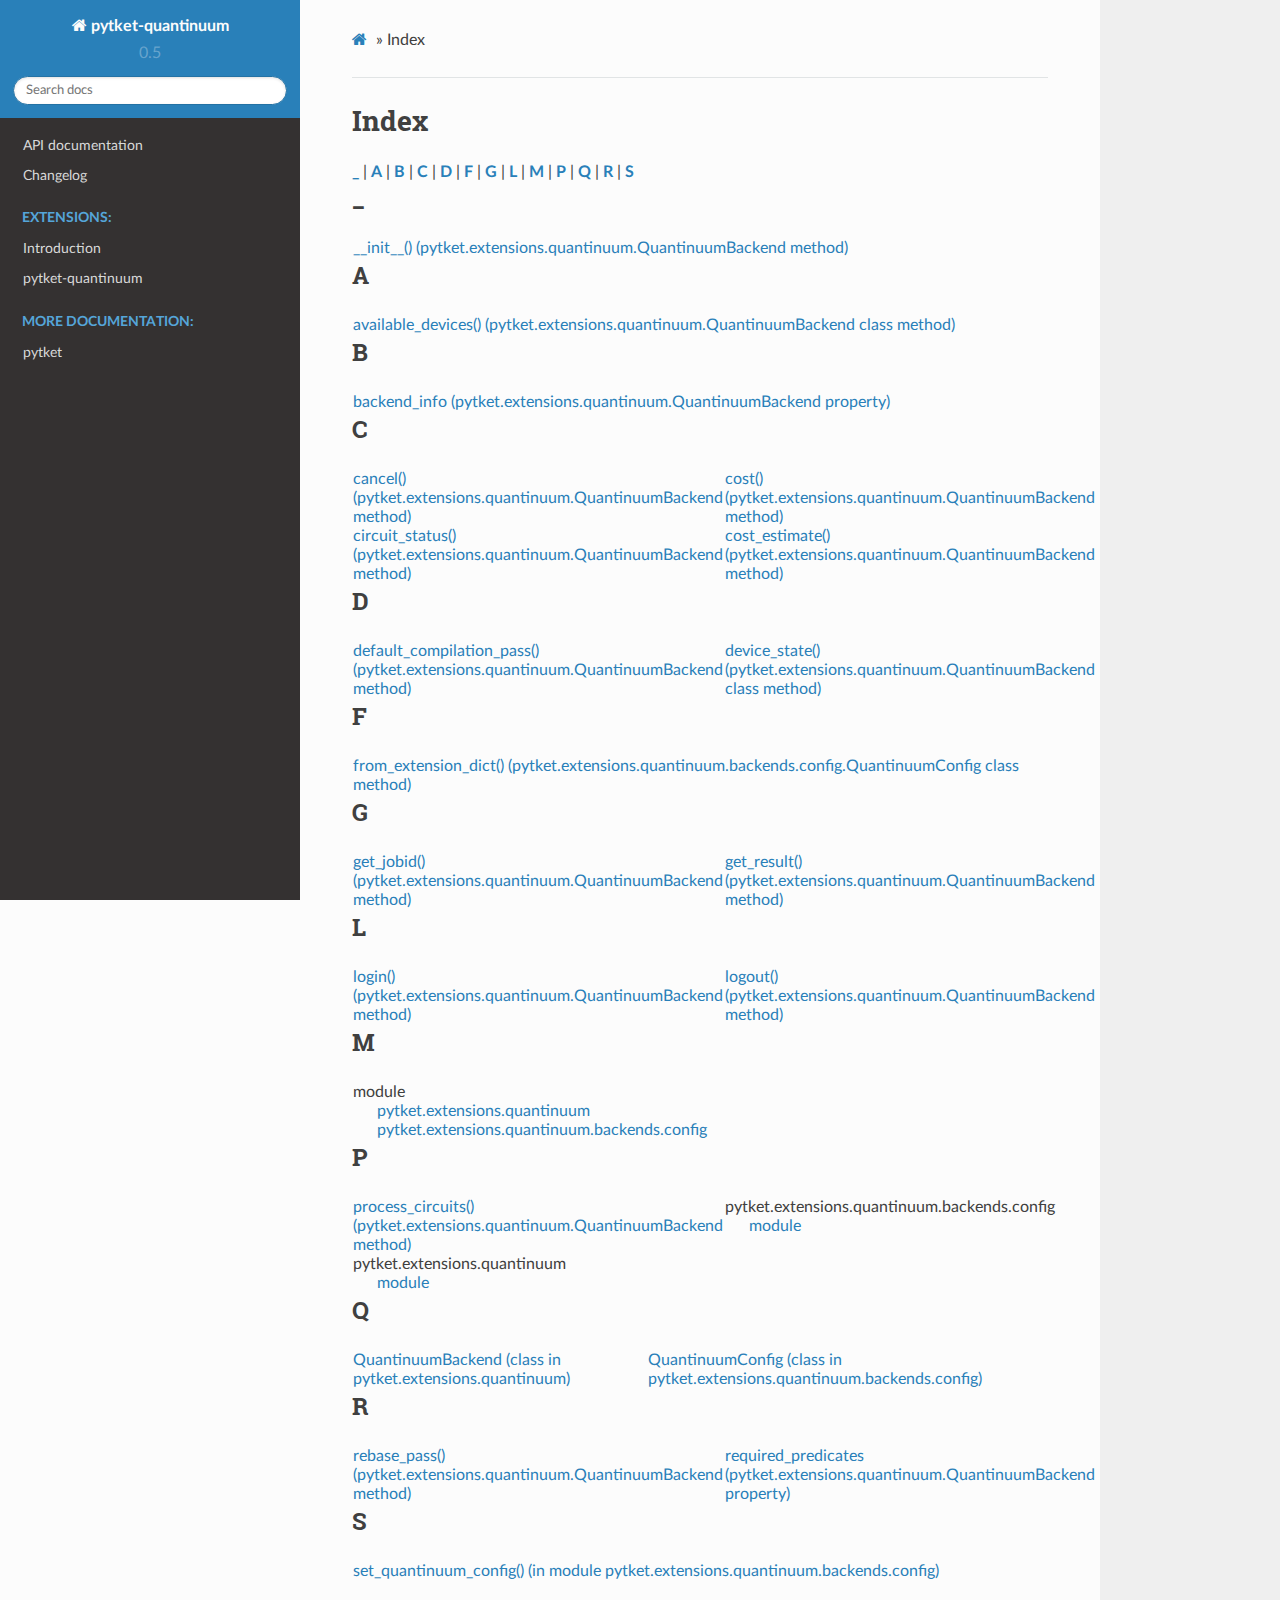
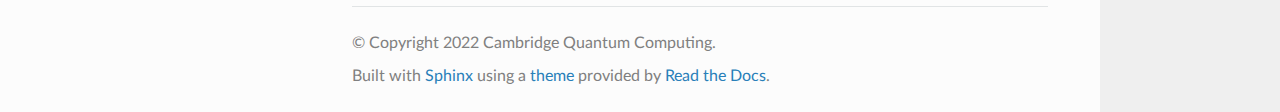
<file: docs/api/quantinuum/genindex.html>
<!DOCTYPE html>
<html class="writer-html5" lang="en" >
<head>
  <meta charset="utf-8" />
  <meta name="viewport" content="width=device-width, initial-scale=1.0" />
  <title>Index &mdash; pytket-quantinuum 0.5.0rc0 documentation</title>
      <link rel="stylesheet" href="_static/pygments.css" type="text/css" />
      <link rel="stylesheet" href="_static/css/theme.css" type="text/css" />
  <!--[if lt IE 9]>
    <script src="_static/js/html5shiv.min.js"></script>
  <![endif]-->
  
        <script data-url_root="./" id="documentation_options" src="_static/documentation_options.js"></script>
        <script src="_static/jquery.js"></script>
        <script src="_static/underscore.js"></script>
        <script src="_static/doctools.js"></script>
    <script src="_static/js/theme.js"></script>
    <link rel="index" title="Index" href="#" />
    <link rel="search" title="Search" href="search.html" /> 
</head>

<body class="wy-body-for-nav"> 
  <div class="wy-grid-for-nav">
    <nav data-toggle="wy-nav-shift" class="wy-nav-side">
      <div class="wy-side-scroll">
        <div class="wy-side-nav-search" >
            <a href="index.html" class="icon icon-home"> pytket-quantinuum
          </a>
              <div class="version">
                0.5
              </div>
<div role="search">
  <form id="rtd-search-form" class="wy-form" action="search.html" method="get">
    <input type="text" name="q" placeholder="Search docs" />
    <input type="hidden" name="check_keywords" value="yes" />
    <input type="hidden" name="area" value="default" />
  </form>
</div>
        </div><div class="wy-menu wy-menu-vertical" data-spy="affix" role="navigation" aria-label="Navigation menu">
              <ul>
<li class="toctree-l1"><a class="reference internal" href="api.html">API documentation</a></li>
<li class="toctree-l1"><a class="reference internal" href="changelog.html">Changelog</a></li>
</ul>
<p class="caption" role="heading"><span class="caption-text">Extensions:</span></p>
<ul>
<li class="toctree-l1"><a class="reference external" href="../index.html#http://">Introduction</a></li>
<li class="toctree-l1"><a class="reference external" href="../quantinuum/index.html#http://">pytket-quantinuum</a></li>
</ul>
<p class="caption" role="heading"><span class="caption-text">More documentation:</span></p>
<ul>
<li class="toctree-l1"><a class="reference external" href="https://cqcl.github.io/tket/pytket/api/index.html">pytket</a></li>
</ul>

        </div>
      </div>
    </nav>

    <section data-toggle="wy-nav-shift" class="wy-nav-content-wrap"><nav class="wy-nav-top" aria-label="Mobile navigation menu" >
          <i data-toggle="wy-nav-top" class="fa fa-bars"></i>
          <a href="index.html">pytket-quantinuum</a>
      </nav>

      <div class="wy-nav-content">
        <div class="rst-content">
          <div role="navigation" aria-label="Page navigation">
  <ul class="wy-breadcrumbs">
      <li><a href="index.html" class="icon icon-home"></a> &raquo;</li>
      <li>Index</li>
      <li class="wy-breadcrumbs-aside">
      </li>
  </ul>
  <hr/>
</div>
          <div role="main" class="document" itemscope="itemscope" itemtype="http://schema.org/Article">
           <div itemprop="articleBody">
             

<h1 id="index">Index</h1>

<div class="genindex-jumpbox">
 <a href="#_"><strong>_</strong></a>
 | <a href="#A"><strong>A</strong></a>
 | <a href="#B"><strong>B</strong></a>
 | <a href="#C"><strong>C</strong></a>
 | <a href="#D"><strong>D</strong></a>
 | <a href="#F"><strong>F</strong></a>
 | <a href="#G"><strong>G</strong></a>
 | <a href="#L"><strong>L</strong></a>
 | <a href="#M"><strong>M</strong></a>
 | <a href="#P"><strong>P</strong></a>
 | <a href="#Q"><strong>Q</strong></a>
 | <a href="#R"><strong>R</strong></a>
 | <a href="#S"><strong>S</strong></a>
 
</div>
<h2 id="_">_</h2>
<table style="width: 100%" class="indextable genindextable"><tr>
  <td style="width: 33%; vertical-align: top;"><ul>
      <li><a href="api.html#pytket.extensions.quantinuum.QuantinuumBackend.__init__">__init__() (pytket.extensions.quantinuum.QuantinuumBackend method)</a>
</li>
  </ul></td>
</tr></table>

<h2 id="A">A</h2>
<table style="width: 100%" class="indextable genindextable"><tr>
  <td style="width: 33%; vertical-align: top;"><ul>
      <li><a href="api.html#pytket.extensions.quantinuum.QuantinuumBackend.available_devices">available_devices() (pytket.extensions.quantinuum.QuantinuumBackend class method)</a>
</li>
  </ul></td>
</tr></table>

<h2 id="B">B</h2>
<table style="width: 100%" class="indextable genindextable"><tr>
  <td style="width: 33%; vertical-align: top;"><ul>
      <li><a href="api.html#pytket.extensions.quantinuum.QuantinuumBackend.backend_info">backend_info (pytket.extensions.quantinuum.QuantinuumBackend property)</a>
</li>
  </ul></td>
</tr></table>

<h2 id="C">C</h2>
<table style="width: 100%" class="indextable genindextable"><tr>
  <td style="width: 33%; vertical-align: top;"><ul>
      <li><a href="api.html#pytket.extensions.quantinuum.QuantinuumBackend.cancel">cancel() (pytket.extensions.quantinuum.QuantinuumBackend method)</a>
</li>
      <li><a href="api.html#pytket.extensions.quantinuum.QuantinuumBackend.circuit_status">circuit_status() (pytket.extensions.quantinuum.QuantinuumBackend method)</a>
</li>
  </ul></td>
  <td style="width: 33%; vertical-align: top;"><ul>
      <li><a href="api.html#pytket.extensions.quantinuum.QuantinuumBackend.cost">cost() (pytket.extensions.quantinuum.QuantinuumBackend method)</a>
</li>
      <li><a href="api.html#pytket.extensions.quantinuum.QuantinuumBackend.cost_estimate">cost_estimate() (pytket.extensions.quantinuum.QuantinuumBackend method)</a>
</li>
  </ul></td>
</tr></table>

<h2 id="D">D</h2>
<table style="width: 100%" class="indextable genindextable"><tr>
  <td style="width: 33%; vertical-align: top;"><ul>
      <li><a href="api.html#pytket.extensions.quantinuum.QuantinuumBackend.default_compilation_pass">default_compilation_pass() (pytket.extensions.quantinuum.QuantinuumBackend method)</a>
</li>
  </ul></td>
  <td style="width: 33%; vertical-align: top;"><ul>
      <li><a href="api.html#pytket.extensions.quantinuum.QuantinuumBackend.device_state">device_state() (pytket.extensions.quantinuum.QuantinuumBackend class method)</a>
</li>
  </ul></td>
</tr></table>

<h2 id="F">F</h2>
<table style="width: 100%" class="indextable genindextable"><tr>
  <td style="width: 33%; vertical-align: top;"><ul>
      <li><a href="api.html#pytket.extensions.quantinuum.backends.config.QuantinuumConfig.from_extension_dict">from_extension_dict() (pytket.extensions.quantinuum.backends.config.QuantinuumConfig class method)</a>
</li>
  </ul></td>
</tr></table>

<h2 id="G">G</h2>
<table style="width: 100%" class="indextable genindextable"><tr>
  <td style="width: 33%; vertical-align: top;"><ul>
      <li><a href="api.html#pytket.extensions.quantinuum.QuantinuumBackend.get_jobid">get_jobid() (pytket.extensions.quantinuum.QuantinuumBackend method)</a>
</li>
  </ul></td>
  <td style="width: 33%; vertical-align: top;"><ul>
      <li><a href="api.html#pytket.extensions.quantinuum.QuantinuumBackend.get_result">get_result() (pytket.extensions.quantinuum.QuantinuumBackend method)</a>
</li>
  </ul></td>
</tr></table>

<h2 id="L">L</h2>
<table style="width: 100%" class="indextable genindextable"><tr>
  <td style="width: 33%; vertical-align: top;"><ul>
      <li><a href="api.html#pytket.extensions.quantinuum.QuantinuumBackend.login">login() (pytket.extensions.quantinuum.QuantinuumBackend method)</a>
</li>
  </ul></td>
  <td style="width: 33%; vertical-align: top;"><ul>
      <li><a href="api.html#pytket.extensions.quantinuum.QuantinuumBackend.logout">logout() (pytket.extensions.quantinuum.QuantinuumBackend method)</a>
</li>
  </ul></td>
</tr></table>

<h2 id="M">M</h2>
<table style="width: 100%" class="indextable genindextable"><tr>
  <td style="width: 33%; vertical-align: top;"><ul>
      <li>
    module

      <ul>
        <li><a href="api.html#module-pytket.extensions.quantinuum">pytket.extensions.quantinuum</a>
</li>
        <li><a href="api.html#module-pytket.extensions.quantinuum.backends.config">pytket.extensions.quantinuum.backends.config</a>
</li>
      </ul></li>
  </ul></td>
</tr></table>

<h2 id="P">P</h2>
<table style="width: 100%" class="indextable genindextable"><tr>
  <td style="width: 33%; vertical-align: top;"><ul>
      <li><a href="api.html#pytket.extensions.quantinuum.QuantinuumBackend.process_circuits">process_circuits() (pytket.extensions.quantinuum.QuantinuumBackend method)</a>
</li>
      <li>
    pytket.extensions.quantinuum

      <ul>
        <li><a href="api.html#module-pytket.extensions.quantinuum">module</a>
</li>
      </ul></li>
  </ul></td>
  <td style="width: 33%; vertical-align: top;"><ul>
      <li>
    pytket.extensions.quantinuum.backends.config

      <ul>
        <li><a href="api.html#module-pytket.extensions.quantinuum.backends.config">module</a>
</li>
      </ul></li>
  </ul></td>
</tr></table>

<h2 id="Q">Q</h2>
<table style="width: 100%" class="indextable genindextable"><tr>
  <td style="width: 33%; vertical-align: top;"><ul>
      <li><a href="api.html#pytket.extensions.quantinuum.QuantinuumBackend">QuantinuumBackend (class in pytket.extensions.quantinuum)</a>
</li>
  </ul></td>
  <td style="width: 33%; vertical-align: top;"><ul>
      <li><a href="api.html#pytket.extensions.quantinuum.backends.config.QuantinuumConfig">QuantinuumConfig (class in pytket.extensions.quantinuum.backends.config)</a>
</li>
  </ul></td>
</tr></table>

<h2 id="R">R</h2>
<table style="width: 100%" class="indextable genindextable"><tr>
  <td style="width: 33%; vertical-align: top;"><ul>
      <li><a href="api.html#pytket.extensions.quantinuum.QuantinuumBackend.rebase_pass">rebase_pass() (pytket.extensions.quantinuum.QuantinuumBackend method)</a>
</li>
  </ul></td>
  <td style="width: 33%; vertical-align: top;"><ul>
      <li><a href="api.html#pytket.extensions.quantinuum.QuantinuumBackend.required_predicates">required_predicates (pytket.extensions.quantinuum.QuantinuumBackend property)</a>
</li>
  </ul></td>
</tr></table>

<h2 id="S">S</h2>
<table style="width: 100%" class="indextable genindextable"><tr>
  <td style="width: 33%; vertical-align: top;"><ul>
      <li><a href="api.html#pytket.extensions.quantinuum.backends.config.set_quantinuum_config">set_quantinuum_config() (in module pytket.extensions.quantinuum.backends.config)</a>
</li>
  </ul></td>
</tr></table>



           </div>
          </div>
          <footer>

  <hr/>

  <div role="contentinfo">
    <p>&#169; Copyright 2022 Cambridge Quantum Computing.</p>
  </div>

  Built with <a href="https://www.sphinx-doc.org/">Sphinx</a> using a
    <a href="https://github.com/readthedocs/sphinx_rtd_theme">theme</a>
    provided by <a href="https://readthedocs.org">Read the Docs</a>.
   

</footer>
        </div>
      </div>
    </section>
  </div>
  <script>
      jQuery(function () {
          SphinxRtdTheme.Navigation.enable(true);
      });
  </script> 

</body>
</html>
</file>
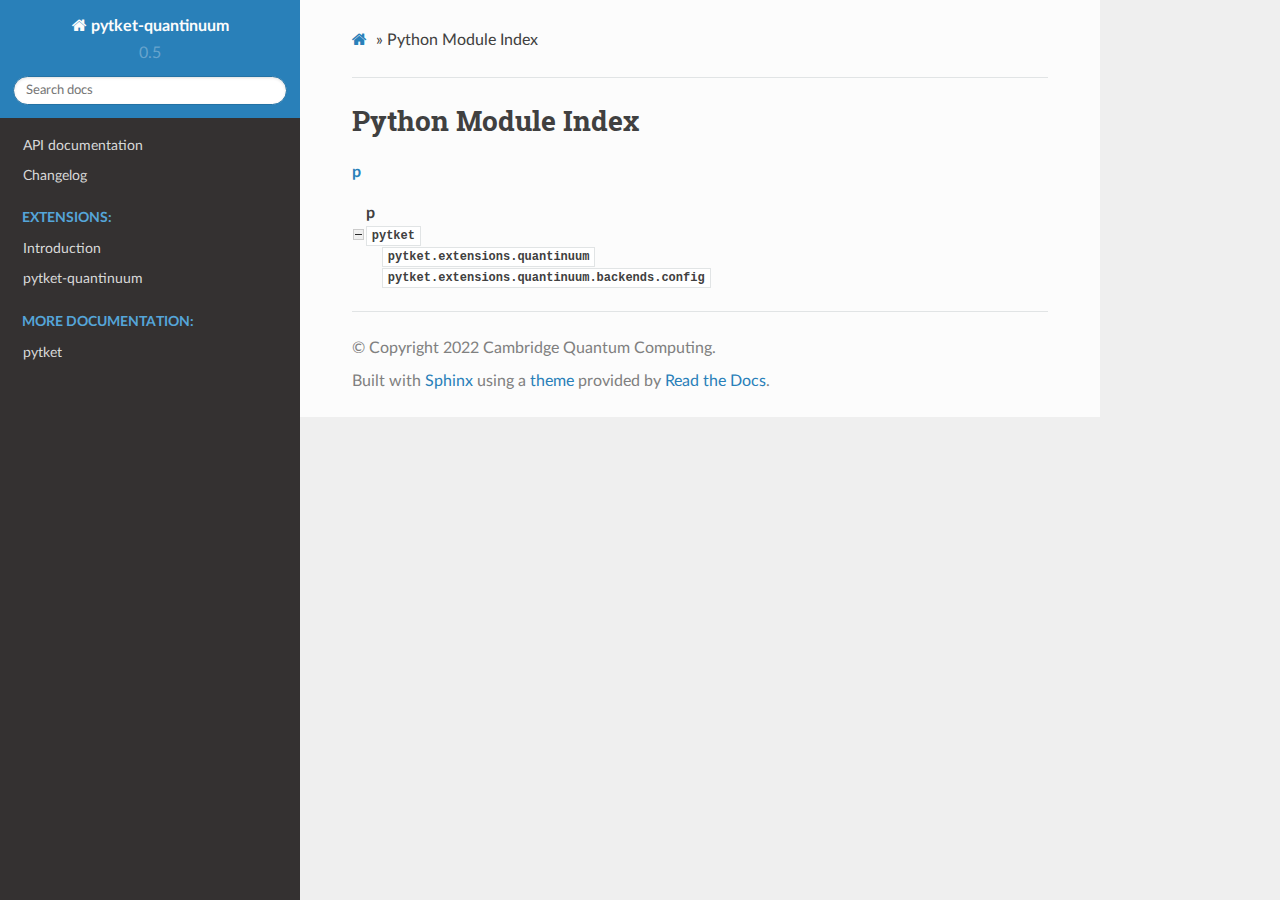
<file: docs/api/quantinuum/py-modindex.html>
<!DOCTYPE html>
<html class="writer-html5" lang="en" >
<head>
  <meta charset="utf-8" />
  <meta name="viewport" content="width=device-width, initial-scale=1.0" />
  <title>Python Module Index &mdash; pytket-quantinuum 0.5.0rc0 documentation</title>
      <link rel="stylesheet" href="_static/pygments.css" type="text/css" />
      <link rel="stylesheet" href="_static/css/theme.css" type="text/css" />
  <!--[if lt IE 9]>
    <script src="_static/js/html5shiv.min.js"></script>
  <![endif]-->
  
        <script data-url_root="./" id="documentation_options" src="_static/documentation_options.js"></script>
        <script src="_static/jquery.js"></script>
        <script src="_static/underscore.js"></script>
        <script src="_static/doctools.js"></script>
    <script src="_static/js/theme.js"></script>
    <link rel="index" title="Index" href="genindex.html" />
    <link rel="search" title="Search" href="search.html" />
 


</head>

<body class="wy-body-for-nav"> 
  <div class="wy-grid-for-nav">
    <nav data-toggle="wy-nav-shift" class="wy-nav-side">
      <div class="wy-side-scroll">
        <div class="wy-side-nav-search" >
            <a href="index.html" class="icon icon-home"> pytket-quantinuum
          </a>
              <div class="version">
                0.5
              </div>
<div role="search">
  <form id="rtd-search-form" class="wy-form" action="search.html" method="get">
    <input type="text" name="q" placeholder="Search docs" />
    <input type="hidden" name="check_keywords" value="yes" />
    <input type="hidden" name="area" value="default" />
  </form>
</div>
        </div><div class="wy-menu wy-menu-vertical" data-spy="affix" role="navigation" aria-label="Navigation menu">
              <ul>
<li class="toctree-l1"><a class="reference internal" href="api.html">API documentation</a></li>
<li class="toctree-l1"><a class="reference internal" href="changelog.html">Changelog</a></li>
</ul>
<p class="caption" role="heading"><span class="caption-text">Extensions:</span></p>
<ul>
<li class="toctree-l1"><a class="reference external" href="../index.html#http://">Introduction</a></li>
<li class="toctree-l1"><a class="reference external" href="../quantinuum/index.html#http://">pytket-quantinuum</a></li>
</ul>
<p class="caption" role="heading"><span class="caption-text">More documentation:</span></p>
<ul>
<li class="toctree-l1"><a class="reference external" href="https://cqcl.github.io/tket/pytket/api/index.html">pytket</a></li>
</ul>

        </div>
      </div>
    </nav>

    <section data-toggle="wy-nav-shift" class="wy-nav-content-wrap"><nav class="wy-nav-top" aria-label="Mobile navigation menu" >
          <i data-toggle="wy-nav-top" class="fa fa-bars"></i>
          <a href="index.html">pytket-quantinuum</a>
      </nav>

      <div class="wy-nav-content">
        <div class="rst-content">
          <div role="navigation" aria-label="Page navigation">
  <ul class="wy-breadcrumbs">
      <li><a href="index.html" class="icon icon-home"></a> &raquo;</li>
      <li>Python Module Index</li>
      <li class="wy-breadcrumbs-aside">
      </li>
  </ul>
  <hr/>
</div>
          <div role="main" class="document" itemscope="itemscope" itemtype="http://schema.org/Article">
           <div itemprop="articleBody">
             

   <h1>Python Module Index</h1>

   <div class="modindex-jumpbox">
   <a href="#cap-p"><strong>p</strong></a>
   </div>

   <table class="indextable modindextable">
     <tr class="pcap"><td></td><td>&#160;</td><td></td></tr>
     <tr class="cap" id="cap-p"><td></td><td>
       <strong>p</strong></td><td></td></tr>
     <tr>
       <td><img src="_static/minus.png" class="toggler"
              id="toggle-1" style="display: none" alt="-" /></td>
       <td>
       <code class="xref">pytket</code></td><td>
       <em></em></td></tr>
     <tr class="cg-1">
       <td></td>
       <td>&#160;&#160;&#160;
       <a href="api.html#module-pytket.extensions.quantinuum"><code class="xref">pytket.extensions.quantinuum</code></a></td><td>
       <em></em></td></tr>
     <tr class="cg-1">
       <td></td>
       <td>&#160;&#160;&#160;
       <a href="api.html#module-pytket.extensions.quantinuum.backends.config"><code class="xref">pytket.extensions.quantinuum.backends.config</code></a></td><td>
       <em></em></td></tr>
   </table>


           </div>
          </div>
          <footer>

  <hr/>

  <div role="contentinfo">
    <p>&#169; Copyright 2022 Cambridge Quantum Computing.</p>
  </div>

  Built with <a href="https://www.sphinx-doc.org/">Sphinx</a> using a
    <a href="https://github.com/readthedocs/sphinx_rtd_theme">theme</a>
    provided by <a href="https://readthedocs.org">Read the Docs</a>.
   

</footer>
        </div>
      </div>
    </section>
  </div>
  <script>
      jQuery(function () {
          SphinxRtdTheme.Navigation.enable(true);
      });
  </script> 

</body>
</html>
</file>
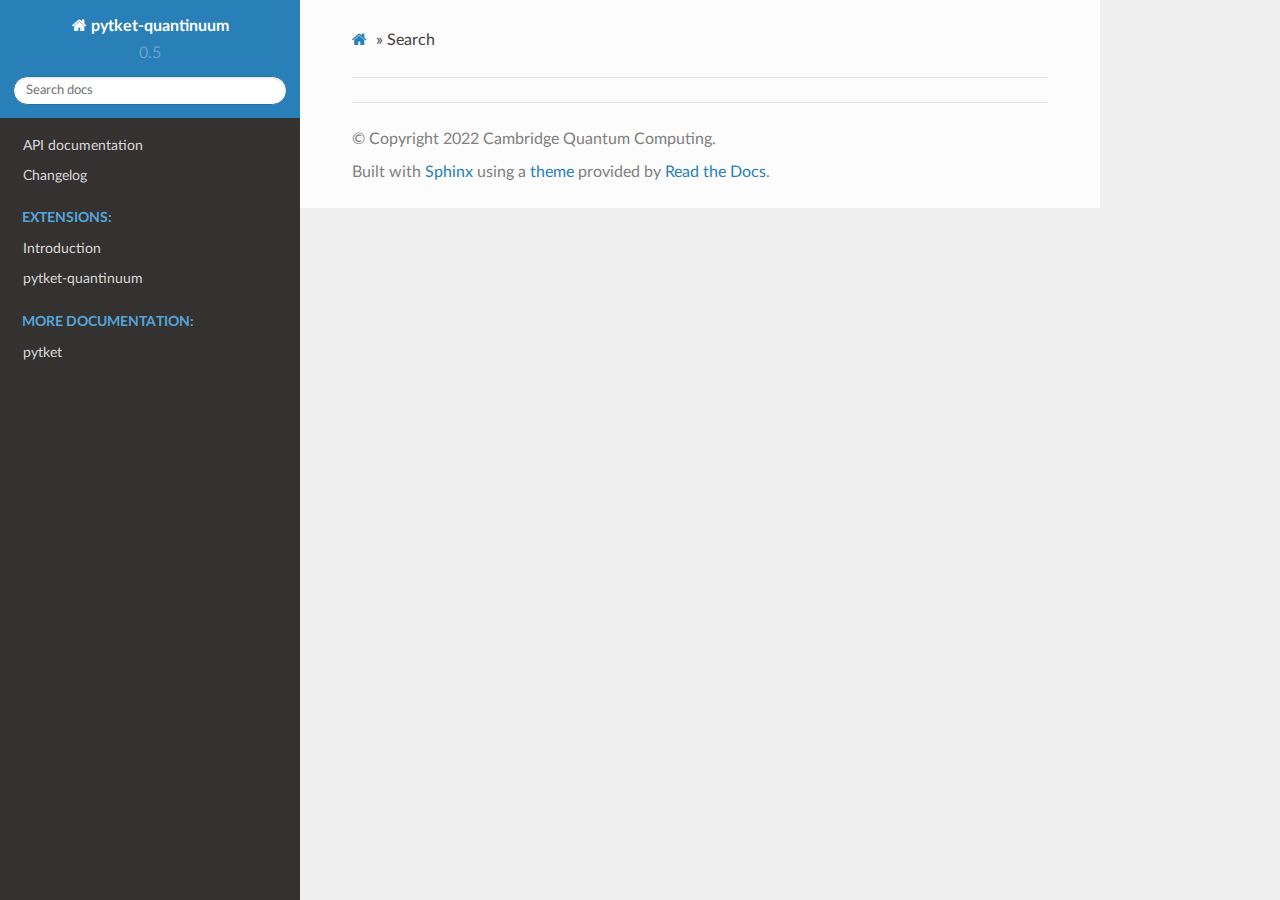
<file: docs/api/quantinuum/search.html>
<!DOCTYPE html>
<html class="writer-html5" lang="en" >
<head>
  <meta charset="utf-8" />
  <meta name="viewport" content="width=device-width, initial-scale=1.0" />
  <title>Search &mdash; pytket-quantinuum 0.5.0rc0 documentation</title>
      <link rel="stylesheet" href="_static/pygments.css" type="text/css" />
      <link rel="stylesheet" href="_static/css/theme.css" type="text/css" />
    
  <!--[if lt IE 9]>
    <script src="_static/js/html5shiv.min.js"></script>
  <![endif]-->
  
        <script data-url_root="./" id="documentation_options" src="_static/documentation_options.js"></script>
        <script src="_static/jquery.js"></script>
        <script src="_static/underscore.js"></script>
        <script src="_static/doctools.js"></script>
    <script src="_static/js/theme.js"></script>
    <script src="_static/searchtools.js"></script>
    <script src="_static/language_data.js"></script>
    <link rel="index" title="Index" href="genindex.html" />
    <link rel="search" title="Search" href="#" /> 
</head>

<body class="wy-body-for-nav"> 
  <div class="wy-grid-for-nav">
    <nav data-toggle="wy-nav-shift" class="wy-nav-side">
      <div class="wy-side-scroll">
        <div class="wy-side-nav-search" >
            <a href="index.html" class="icon icon-home"> pytket-quantinuum
          </a>
              <div class="version">
                0.5
              </div>
<div role="search">
  <form id="rtd-search-form" class="wy-form" action="#" method="get">
    <input type="text" name="q" placeholder="Search docs" />
    <input type="hidden" name="check_keywords" value="yes" />
    <input type="hidden" name="area" value="default" />
  </form>
</div>
        </div><div class="wy-menu wy-menu-vertical" data-spy="affix" role="navigation" aria-label="Navigation menu">
              <ul>
<li class="toctree-l1"><a class="reference internal" href="api.html">API documentation</a></li>
<li class="toctree-l1"><a class="reference internal" href="changelog.html">Changelog</a></li>
</ul>
<p class="caption" role="heading"><span class="caption-text">Extensions:</span></p>
<ul>
<li class="toctree-l1"><a class="reference external" href="../index.html#http://">Introduction</a></li>
<li class="toctree-l1"><a class="reference external" href="../quantinuum/index.html#http://">pytket-quantinuum</a></li>
</ul>
<p class="caption" role="heading"><span class="caption-text">More documentation:</span></p>
<ul>
<li class="toctree-l1"><a class="reference external" href="https://cqcl.github.io/tket/pytket/api/index.html">pytket</a></li>
</ul>

        </div>
      </div>
    </nav>

    <section data-toggle="wy-nav-shift" class="wy-nav-content-wrap"><nav class="wy-nav-top" aria-label="Mobile navigation menu" >
          <i data-toggle="wy-nav-top" class="fa fa-bars"></i>
          <a href="index.html">pytket-quantinuum</a>
      </nav>

      <div class="wy-nav-content">
        <div class="rst-content">
          <div role="navigation" aria-label="Page navigation">
  <ul class="wy-breadcrumbs">
      <li><a href="index.html" class="icon icon-home"></a> &raquo;</li>
      <li>Search</li>
      <li class="wy-breadcrumbs-aside">
      </li>
  </ul>
  <hr/>
</div>
          <div role="main" class="document" itemscope="itemscope" itemtype="http://schema.org/Article">
           <div itemprop="articleBody">
             
  <noscript>
  <div id="fallback" class="admonition warning">
    <p class="last">
      Please activate JavaScript to enable the search functionality.
    </p>
  </div>
  </noscript>

  
  <div id="search-results">
  
  </div>

           </div>
          </div>
          <footer>

  <hr/>

  <div role="contentinfo">
    <p>&#169; Copyright 2022 Cambridge Quantum Computing.</p>
  </div>

  Built with <a href="https://www.sphinx-doc.org/">Sphinx</a> using a
    <a href="https://github.com/readthedocs/sphinx_rtd_theme">theme</a>
    provided by <a href="https://readthedocs.org">Read the Docs</a>.
   

</footer>
        </div>
      </div>
    </section>
  </div>
  <script>
      jQuery(function () {
          SphinxRtdTheme.Navigation.enable(true);
      });
  </script>
  <script>
    jQuery(function() { Search.loadIndex("searchindex.js"); });
  </script>
  
  <script id="searchindexloader"></script>
   


</body>
</html>
</file>
<file: docs/api/quantinuum/_static/pygments.css>
pre { line-height: 125%; }
td.linenos .normal { color: inherit; background-color: transparent; padding-left: 5px; padding-right: 5px; }
span.linenos { color: inherit; background-color: transparent; padding-left: 5px; padding-right: 5px; }
td.linenos .special { color: #000000; background-color: #ffffc0; padding-left: 5px; padding-right: 5px; }
span.linenos.special { color: #000000; background-color: #ffffc0; padding-left: 5px; padding-right: 5px; }
.highlight .hll { background-color: #ffffcc }
.highlight { background: #f8f8f8; }
.highlight .c { color: #3D7B7B; font-style: italic } /* Comment */
.highlight .err { border: 1px solid #FF0000 } /* Error */
.highlight .k { color: #008000; font-weight: bold } /* Keyword */
.highlight .o { color: #666666 } /* Operator */
.highlight .ch { color: #3D7B7B; font-style: italic } /* Comment.Hashbang */
.highlight .cm { color: #3D7B7B; font-style: italic } /* Comment.Multiline */
.highlight .cp { color: #9C6500 } /* Comment.Preproc */
.highlight .cpf { color: #3D7B7B; font-style: italic } /* Comment.PreprocFile */
.highlight .c1 { color: #3D7B7B; font-style: italic } /* Comment.Single */
.highlight .cs { color: #3D7B7B; font-style: italic } /* Comment.Special */
.highlight .gd { color: #A00000 } /* Generic.Deleted */
.highlight .ge { font-style: italic } /* Generic.Emph */
.highlight .gr { color: #E40000 } /* Generic.Error */
.highlight .gh { color: #000080; font-weight: bold } /* Generic.Heading */
.highlight .gi { color: #008400 } /* Generic.Inserted */
.highlight .go { color: #717171 } /* Generic.Output */
.highlight .gp { color: #000080; font-weight: bold } /* Generic.Prompt */
.highlight .gs { font-weight: bold } /* Generic.Strong */
.highlight .gu { color: #800080; font-weight: bold } /* Generic.Subheading */
.highlight .gt { color: #0044DD } /* Generic.Traceback */
.highlight .kc { color: #008000; font-weight: bold } /* Keyword.Constant */
.highlight .kd { color: #008000; font-weight: bold } /* Keyword.Declaration */
.highlight .kn { color: #008000; font-weight: bold } /* Keyword.Namespace */
.highlight .kp { color: #008000 } /* Keyword.Pseudo */
.highlight .kr { color: #008000; font-weight: bold } /* Keyword.Reserved */
.highlight .kt { color: #B00040 } /* Keyword.Type */
.highlight .m { color: #666666 } /* Literal.Number */
.highlight .s { color: #BA2121 } /* Literal.String */
.highlight .na { color: #687822 } /* Name.Attribute */
.highlight .nb { color: #008000 } /* Name.Builtin */
.highlight .nc { color: #0000FF; font-weight: bold } /* Name.Class */
.highlight .no { color: #880000 } /* Name.Constant */
.highlight .nd { color: #AA22FF } /* Name.Decorator */
.highlight .ni { color: #717171; font-weight: bold } /* Name.Entity */
.highlight .ne { color: #CB3F38; font-weight: bold } /* Name.Exception */
.highlight .nf { color: #0000FF } /* Name.Function */
.highlight .nl { color: #767600 } /* Name.Label */
.highlight .nn { color: #0000FF; font-weight: bold } /* Name.Namespace */
.highlight .nt { color: #008000; font-weight: bold } /* Name.Tag */
.highlight .nv { color: #19177C } /* Name.Variable */
.highlight .ow { color: #AA22FF; font-weight: bold } /* Operator.Word */
.highlight .w { color: #bbbbbb } /* Text.Whitespace */
.highlight .mb { color: #666666 } /* Literal.Number.Bin */
.highlight .mf { color: #666666 } /* Literal.Number.Float */
.highlight .mh { color: #666666 } /* Literal.Number.Hex */
.highlight .mi { color: #666666 } /* Literal.Number.Integer */
.highlight .mo { color: #666666 } /* Literal.Number.Oct */
.highlight .sa { color: #BA2121 } /* Literal.String.Affix */
.highlight .sb { color: #BA2121 } /* Literal.String.Backtick */
.highlight .sc { color: #BA2121 } /* Literal.String.Char */
.highlight .dl { color: #BA2121 } /* Literal.String.Delimiter */
.highlight .sd { color: #BA2121; font-style: italic } /* Literal.String.Doc */
.highlight .s2 { color: #BA2121 } /* Literal.String.Double */
.highlight .se { color: #AA5D1F; font-weight: bold } /* Literal.String.Escape */
.highlight .sh { color: #BA2121 } /* Literal.String.Heredoc */
.highlight .si { color: #A45A77; font-weight: bold } /* Literal.String.Interpol */
.highlight .sx { color: #008000 } /* Literal.String.Other */
.highlight .sr { color: #A45A77 } /* Literal.String.Regex */
.highlight .s1 { color: #BA2121 } /* Literal.String.Single */
.highlight .ss { color: #19177C } /* Literal.String.Symbol */
.highlight .bp { color: #008000 } /* Name.Builtin.Pseudo */
.highlight .fm { color: #0000FF } /* Name.Function.Magic */
.highlight .vc { color: #19177C } /* Name.Variable.Class */
.highlight .vg { color: #19177C } /* Name.Variable.Global */
.highlight .vi { color: #19177C } /* Name.Variable.Instance */
.highlight .vm { color: #19177C } /* Name.Variable.Magic */
.highlight .il { color: #666666 } /* Literal.Number.Integer.Long */
</file>
<file: docs/api/quantinuum/_static/css/theme.css>
html{box-sizing:border-box}*,:after,:before{box-sizing:inherit}article,aside,details,figcaption,figure,footer,header,hgroup,nav,section{display:block}audio,canvas,video{display:inline-block;*display:inline;*zoom:1}[hidden],audio:not([controls]){display:none}*{-webkit-box-sizing:border-box;-moz-box-sizing:border-box;box-sizing:border-box}html{font-size:100%;-webkit-text-size-adjust:100%;-ms-text-size-adjust:100%}body{margin:0}a:active,a:hover{outline:0}abbr[title]{border-bottom:1px dotted}b,strong{font-weight:700}blockquote{margin:0}dfn{font-style:italic}ins{background:#ff9;text-decoration:none}ins,mark{color:#000}mark{background:#ff0;font-style:italic;font-weight:700}.rst-content code,.rst-content tt,code,kbd,pre,samp{font-family:monospace,serif;_font-family:courier new,monospace;font-size:1em}pre{white-space:pre}q{quotes:none}q:after,q:before{content:"";content:none}small{font-size:85%}sub,sup{font-size:75%;line-height:0;position:relative;vertical-align:baseline}sup{top:-.5em}sub{bottom:-.25em}dl,ol,ul{margin:0;padding:0;list-style:none;list-style-image:none}li{list-style:none}dd{margin:0}img{border:0;-ms-interpolation-mode:bicubic;vertical-align:middle;max-width:100%}svg:not(:root){overflow:hidden}figure,form{margin:0}label{cursor:pointer}button,input,select,textarea{font-size:100%;margin:0;vertical-align:baseline;*vertical-align:middle}button,input{line-height:normal}button,input[type=button],input[type=reset],input[type=submit]{cursor:pointer;-webkit-appearance:button;*overflow:visible}button[disabled],input[disabled]{cursor:default}input[type=search]{-webkit-appearance:textfield;-moz-box-sizing:content-box;-webkit-box-sizing:content-box;box-sizing:content-box}textarea{resize:vertical}table{border-collapse:collapse;border-spacing:0}td{vertical-align:top}.chromeframe{margin:.2em 0;background:#ccc;color:#000;padding:.2em 0}.ir{display:block;border:0;text-indent:-999em;overflow:hidden;background-color:transparent;background-repeat:no-repeat;text-align:left;direction:ltr;*line-height:0}.ir br{display:none}.hidden{display:none!important;visibility:hidden}.visuallyhidden{border:0;clip:rect(0 0 0 0);height:1px;margin:-1px;overflow:hidden;padding:0;position:absolute;width:1px}.visuallyhidden.focusable:active,.visuallyhidden.focusable:focus{clip:auto;height:auto;margin:0;overflow:visible;position:static;width:auto}.invisible{visibility:hidden}.relative{position:relative}big,small{font-size:100%}@media print{body,html,section{background:none!important}*{box-shadow:none!important;text-shadow:none!important;filter:none!important;-ms-filter:none!important}a,a:visited{text-decoration:underline}.ir a:after,a[href^="#"]:after,a[href^="javascript:"]:after{content:""}blockquote,pre{page-break-inside:avoid}thead{display:table-header-group}img,tr{page-break-inside:avoid}img{max-width:100%!important}@page{margin:.5cm}.rst-content .toctree-wrapper>p.caption,h2,h3,p{orphans:3;widows:3}.rst-content .toctree-wrapper>p.caption,h2,h3{page-break-after:avoid}}.btn,.fa:before,.icon:before,.rst-content .admonition,.rst-content .admonition-title:before,.rst-content .admonition-todo,.rst-content .attention,.rst-content .caution,.rst-content .code-block-caption .headerlink:before,.rst-content .danger,.rst-content .eqno .headerlink:before,.rst-content .error,.rst-content .hint,.rst-content .important,.rst-content .note,.rst-content .seealso,.rst-content .tip,.rst-content .warning,.rst-content code.download span:first-child:before,.rst-content dl dt .headerlink:before,.rst-content h1 .headerlink:before,.rst-content h2 .headerlink:before,.rst-content h3 .headerlink:before,.rst-content h4 .headerlink:before,.rst-content h5 .headerlink:before,.rst-content h6 .headerlink:before,.rst-content p.caption .headerlink:before,.rst-content p .headerlink:before,.rst-content table>caption .headerlink:before,.rst-content tt.download span:first-child:before,.wy-alert,.wy-dropdown .caret:before,.wy-inline-validate.wy-inline-validate-danger .wy-input-context:before,.wy-inline-validate.wy-inline-validate-info .wy-input-context:before,.wy-inline-validate.wy-inline-validate-success .wy-input-context:before,.wy-inline-validate.wy-inline-validate-warning .wy-input-context:before,.wy-menu-vertical li.current>a,.wy-menu-vertical li.current>a button.toctree-expand:before,.wy-menu-vertical li.on a,.wy-menu-vertical li.on a button.toctree-expand:before,.wy-menu-vertical li button.toctree-expand:before,.wy-nav-top a,.wy-side-nav-search .wy-dropdown>a,.wy-side-nav-search>a,input[type=color],input[type=date],input[type=datetime-local],input[type=datetime],input[type=email],input[type=month],input[type=number],input[type=password],input[type=search],input[type=tel],input[type=text],input[type=time],input[type=url],input[type=week],select,textarea{-webkit-font-smoothing:antialiased}.clearfix{*zoom:1}.clearfix:after,.clearfix:before{display:table;content:""}.clearfix:after{clear:both}/*!
 *  Font Awesome 4.7.0 by @davegandy - http://fontawesome.io - @fontawesome
 *  License - http://fontawesome.io/license (Font: SIL OFL 1.1, CSS: MIT License)
 */@font-face{font-family:FontAwesome;src:url(fonts/fontawesome-webfont.eot?674f50d287a8c48dc19ba404d20fe713);src:url(fonts/fontawesome-webfont.eot?674f50d287a8c48dc19ba404d20fe713?#iefix&v=4.7.0) format("embedded-opentype"),url(fonts/fontawesome-webfont.woff2?af7ae505a9eed503f8b8e6982036873e) format("woff2"),url(fonts/fontawesome-webfont.woff?fee66e712a8a08eef5805a46892932ad) format("woff"),url(fonts/fontawesome-webfont.ttf?b06871f281fee6b241d60582ae9369b9) format("truetype"),url(fonts/fontawesome-webfont.svg?912ec66d7572ff821749319396470bde#fontawesomeregular) format("svg");font-weight:400;font-style:normal}.fa,.icon,.rst-content .admonition-title,.rst-content .code-block-caption .headerlink,.rst-content .eqno .headerlink,.rst-content code.download span:first-child,.rst-content dl dt .headerlink,.rst-content h1 .headerlink,.rst-content h2 .headerlink,.rst-content h3 .headerlink,.rst-content h4 .headerlink,.rst-content h5 .headerlink,.rst-content h6 .headerlink,.rst-content p.caption .headerlink,.rst-content p .headerlink,.rst-content table>caption .headerlink,.rst-content tt.download span:first-child,.wy-menu-vertical li.current>a button.toctree-expand,.wy-menu-vertical li.on a button.toctree-expand,.wy-menu-vertical li button.toctree-expand{display:inline-block;font:normal normal normal 14px/1 FontAwesome;font-size:inherit;text-rendering:auto;-webkit-font-smoothing:antialiased;-moz-osx-font-smoothing:grayscale}.fa-lg{font-size:1.33333em;line-height:.75em;vertical-align:-15%}.fa-2x{font-size:2em}.fa-3x{font-size:3em}.fa-4x{font-size:4em}.fa-5x{font-size:5em}.fa-fw{width:1.28571em;text-align:center}.fa-ul{padding-left:0;margin-left:2.14286em;list-style-type:none}.fa-ul>li{position:relative}.fa-li{position:absolute;left:-2.14286em;width:2.14286em;top:.14286em;text-align:center}.fa-li.fa-lg{left:-1.85714em}.fa-border{padding:.2em .25em .15em;border:.08em solid #eee;border-radius:.1em}.fa-pull-left{float:left}.fa-pull-right{float:right}.fa-pull-left.icon,.fa.fa-pull-left,.rst-content .code-block-caption .fa-pull-left.headerlink,.rst-content .eqno .fa-pull-left.headerlink,.rst-content .fa-pull-left.admonition-title,.rst-content code.download span.fa-pull-left:first-child,.rst-content dl dt .fa-pull-left.headerlink,.rst-content h1 .fa-pull-left.headerlink,.rst-content h2 .fa-pull-left.headerlink,.rst-content h3 .fa-pull-left.headerlink,.rst-content h4 .fa-pull-left.headerlink,.rst-content h5 .fa-pull-left.headerlink,.rst-content h6 .fa-pull-left.headerlink,.rst-content p .fa-pull-left.headerlink,.rst-content table>caption .fa-pull-left.headerlink,.rst-content tt.download span.fa-pull-left:first-child,.wy-menu-vertical li.current>a button.fa-pull-left.toctree-expand,.wy-menu-vertical li.on a button.fa-pull-left.toctree-expand,.wy-menu-vertical li button.fa-pull-left.toctree-expand{margin-right:.3em}.fa-pull-right.icon,.fa.fa-pull-right,.rst-content .code-block-caption .fa-pull-right.headerlink,.rst-content .eqno .fa-pull-right.headerlink,.rst-content .fa-pull-right.admonition-title,.rst-content code.download span.fa-pull-right:first-child,.rst-content dl dt .fa-pull-right.headerlink,.rst-content h1 .fa-pull-right.headerlink,.rst-content h2 .fa-pull-right.headerlink,.rst-content h3 .fa-pull-right.headerlink,.rst-content h4 .fa-pull-right.headerlink,.rst-content h5 .fa-pull-right.headerlink,.rst-content h6 .fa-pull-right.headerlink,.rst-content p .fa-pull-right.headerlink,.rst-content table>caption .fa-pull-right.headerlink,.rst-content tt.download span.fa-pull-right:first-child,.wy-menu-vertical li.current>a button.fa-pull-right.toctree-expand,.wy-menu-vertical li.on a button.fa-pull-right.toctree-expand,.wy-menu-vertical li button.fa-pull-right.toctree-expand{margin-left:.3em}.pull-right{float:right}.pull-left{float:left}.fa.pull-left,.pull-left.icon,.rst-content .code-block-caption .pull-left.headerlink,.rst-content .eqno .pull-left.headerlink,.rst-content .pull-left.admonition-title,.rst-content code.download span.pull-left:first-child,.rst-content dl dt .pull-left.headerlink,.rst-content h1 .pull-left.headerlink,.rst-content h2 .pull-left.headerlink,.rst-content h3 .pull-left.headerlink,.rst-content h4 .pull-left.headerlink,.rst-content h5 .pull-left.headerlink,.rst-content h6 .pull-left.headerlink,.rst-content p .pull-left.headerlink,.rst-content table>caption .pull-left.headerlink,.rst-content tt.download span.pull-left:first-child,.wy-menu-vertical li.current>a button.pull-left.toctree-expand,.wy-menu-vertical li.on a button.pull-left.toctree-expand,.wy-menu-vertical li button.pull-left.toctree-expand{margin-right:.3em}.fa.pull-right,.pull-right.icon,.rst-content .code-block-caption .pull-right.headerlink,.rst-content .eqno .pull-right.headerlink,.rst-content .pull-right.admonition-title,.rst-content code.download span.pull-right:first-child,.rst-content dl dt .pull-right.headerlink,.rst-content h1 .pull-right.headerlink,.rst-content h2 .pull-right.headerlink,.rst-content h3 .pull-right.headerlink,.rst-content h4 .pull-right.headerlink,.rst-content h5 .pull-right.headerlink,.rst-content h6 .pull-right.headerlink,.rst-content p .pull-right.headerlink,.rst-content table>caption .pull-right.headerlink,.rst-content tt.download span.pull-right:first-child,.wy-menu-vertical li.current>a button.pull-right.toctree-expand,.wy-menu-vertical li.on a button.pull-right.toctree-expand,.wy-menu-vertical li button.pull-right.toctree-expand{margin-left:.3em}.fa-spin{-webkit-animation:fa-spin 2s linear infinite;animation:fa-spin 2s linear infinite}.fa-pulse{-webkit-animation:fa-spin 1s steps(8) infinite;animation:fa-spin 1s steps(8) infinite}@-webkit-keyframes fa-spin{0%{-webkit-transform:rotate(0deg);transform:rotate(0deg)}to{-webkit-transform:rotate(359deg);transform:rotate(359deg)}}@keyframes fa-spin{0%{-webkit-transform:rotate(0deg);transform:rotate(0deg)}to{-webkit-transform:rotate(359deg);transform:rotate(359deg)}}.fa-rotate-90{-ms-filter:"progid:DXImageTransform.Microsoft.BasicImage(rotation=1)";-webkit-transform:rotate(90deg);-ms-transform:rotate(90deg);transform:rotate(90deg)}.fa-rotate-180{-ms-filter:"progid:DXImageTransform.Microsoft.BasicImage(rotation=2)";-webkit-transform:rotate(180deg);-ms-transform:rotate(180deg);transform:rotate(180deg)}.fa-rotate-270{-ms-filter:"progid:DXImageTransform.Microsoft.BasicImage(rotation=3)";-webkit-transform:rotate(270deg);-ms-transform:rotate(270deg);transform:rotate(270deg)}.fa-flip-horizontal{-ms-filter:"progid:DXImageTransform.Microsoft.BasicImage(rotation=0, mirror=1)";-webkit-transform:scaleX(-1);-ms-transform:scaleX(-1);transform:scaleX(-1)}.fa-flip-vertical{-ms-filter:"progid:DXImageTransform.Microsoft.BasicImage(rotation=2, mirror=1)";-webkit-transform:scaleY(-1);-ms-transform:scaleY(-1);transform:scaleY(-1)}:root .fa-flip-horizontal,:root .fa-flip-vertical,:root .fa-rotate-90,:root .fa-rotate-180,:root .fa-rotate-270{filter:none}.fa-stack{position:relative;display:inline-block;width:2em;height:2em;line-height:2em;vertical-align:middle}.fa-stack-1x,.fa-stack-2x{position:absolute;left:0;width:100%;text-align:center}.fa-stack-1x{line-height:inherit}.fa-stack-2x{font-size:2em}.fa-inverse{color:#fff}.fa-glass:before{content:""}.fa-music:before{content:""}.fa-search:before,.icon-search:before{content:""}.fa-envelope-o:before{content:""}.fa-heart:before{content:""}.fa-star:before{content:""}.fa-star-o:before{content:""}.fa-user:before{content:""}.fa-film:before{content:""}.fa-th-large:before{content:""}.fa-th:before{content:""}.fa-th-list:before{content:""}.fa-check:before{content:""}.fa-close:before,.fa-remove:before,.fa-times:before{content:""}.fa-search-plus:before{content:""}.fa-search-minus:before{content:""}.fa-power-off:before{content:""}.fa-signal:before{content:""}.fa-cog:before,.fa-gear:before{content:""}.fa-trash-o:before{content:""}.fa-home:before,.icon-home:before{content:""}.fa-file-o:before{content:""}.fa-clock-o:before{content:""}.fa-road:before{content:""}.fa-download:before,.rst-content code.download span:first-child:before,.rst-content tt.download span:first-child:before{content:""}.fa-arrow-circle-o-down:before{content:""}.fa-arrow-circle-o-up:before{content:""}.fa-inbox:before{content:""}.fa-play-circle-o:before{content:""}.fa-repeat:before,.fa-rotate-right:before{content:""}.fa-refresh:before{content:""}.fa-list-alt:before{content:""}.fa-lock:before{content:""}.fa-flag:before{content:""}.fa-headphones:before{content:""}.fa-volume-off:before{content:""}.fa-volume-down:before{content:""}.fa-volume-up:before{content:""}.fa-qrcode:before{content:""}.fa-barcode:before{content:""}.fa-tag:before{content:""}.fa-tags:before{content:""}.fa-book:before,.icon-book:before{content:""}.fa-bookmark:before{content:""}.fa-print:before{content:""}.fa-camera:before{content:""}.fa-font:before{content:""}.fa-bold:before{content:""}.fa-italic:before{content:""}.fa-text-height:before{content:""}.fa-text-width:before{content:""}.fa-align-left:before{content:""}.fa-align-center:before{content:""}.fa-align-right:before{content:""}.fa-align-justify:before{content:""}.fa-list:before{content:""}.fa-dedent:before,.fa-outdent:before{content:""}.fa-indent:before{content:""}.fa-video-camera:before{content:""}.fa-image:before,.fa-photo:before,.fa-picture-o:before{content:""}.fa-pencil:before{content:""}.fa-map-marker:before{content:""}.fa-adjust:before{content:""}.fa-tint:before{content:""}.fa-edit:before,.fa-pencil-square-o:before{content:""}.fa-share-square-o:before{content:""}.fa-check-square-o:before{content:""}.fa-arrows:before{content:""}.fa-step-backward:before{content:""}.fa-fast-backward:before{content:""}.fa-backward:before{content:""}.fa-play:before{content:""}.fa-pause:before{content:""}.fa-stop:before{content:""}.fa-forward:before{content:""}.fa-fast-forward:before{content:""}.fa-step-forward:before{content:""}.fa-eject:before{content:""}.fa-chevron-left:before{content:""}.fa-chevron-right:before{content:""}.fa-plus-circle:before{content:""}.fa-minus-circle:before{content:""}.fa-times-circle:before,.wy-inline-validate.wy-inline-validate-danger .wy-input-context:before{content:""}.fa-check-circle:before,.wy-inline-validate.wy-inline-validate-success .wy-input-context:before{content:""}.fa-question-circle:before{content:""}.fa-info-circle:before{content:""}.fa-crosshairs:before{content:""}.fa-times-circle-o:before{content:""}.fa-check-circle-o:before{content:""}.fa-ban:before{content:""}.fa-arrow-left:before{content:""}.fa-arrow-right:before{content:""}.fa-arrow-up:before{content:""}.fa-arrow-down:before{content:""}.fa-mail-forward:before,.fa-share:before{content:""}.fa-expand:before{content:""}.fa-compress:before{content:""}.fa-plus:before{content:""}.fa-minus:before{content:""}.fa-asterisk:before{content:""}.fa-exclamation-circle:before,.rst-content .admonition-title:before,.wy-inline-validate.wy-inline-validate-info .wy-input-context:before,.wy-inline-validate.wy-inline-validate-warning .wy-input-context:before{content:""}.fa-gift:before{content:""}.fa-leaf:before{content:""}.fa-fire:before,.icon-fire:before{content:""}.fa-eye:before{content:""}.fa-eye-slash:before{content:""}.fa-exclamation-triangle:before,.fa-warning:before{content:""}.fa-plane:before{content:""}.fa-calendar:before{content:""}.fa-random:before{content:""}.fa-comment:before{content:""}.fa-magnet:before{content:""}.fa-chevron-up:before{content:""}.fa-chevron-down:before{content:""}.fa-retweet:before{content:""}.fa-shopping-cart:before{content:""}.fa-folder:before{content:""}.fa-folder-open:before{content:""}.fa-arrows-v:before{content:""}.fa-arrows-h:before{content:""}.fa-bar-chart-o:before,.fa-bar-chart:before{content:""}.fa-twitter-square:before{content:""}.fa-facebook-square:before{content:""}.fa-camera-retro:before{content:""}.fa-key:before{content:""}.fa-cogs:before,.fa-gears:before{content:""}.fa-comments:before{content:""}.fa-thumbs-o-up:before{content:""}.fa-thumbs-o-down:before{content:""}.fa-star-half:before{content:""}.fa-heart-o:before{content:""}.fa-sign-out:before{content:""}.fa-linkedin-square:before{content:""}.fa-thumb-tack:before{content:""}.fa-external-link:before{content:""}.fa-sign-in:before{content:""}.fa-trophy:before{content:""}.fa-github-square:before{content:""}.fa-upload:before{content:""}.fa-lemon-o:before{content:""}.fa-phone:before{content:""}.fa-square-o:before{content:""}.fa-bookmark-o:before{content:""}.fa-phone-square:before{content:""}.fa-twitter:before{content:""}.fa-facebook-f:before,.fa-facebook:before{content:""}.fa-github:before,.icon-github:before{content:""}.fa-unlock:before{content:""}.fa-credit-card:before{content:""}.fa-feed:before,.fa-rss:before{content:""}.fa-hdd-o:before{content:""}.fa-bullhorn:before{content:""}.fa-bell:before{content:""}.fa-certificate:before{content:""}.fa-hand-o-right:before{content:""}.fa-hand-o-left:before{content:""}.fa-hand-o-up:before{content:""}.fa-hand-o-down:before{content:""}.fa-arrow-circle-left:before,.icon-circle-arrow-left:before{content:""}.fa-arrow-circle-right:before,.icon-circle-arrow-right:before{content:""}.fa-arrow-circle-up:before{content:""}.fa-arrow-circle-down:before{content:""}.fa-globe:before{content:""}.fa-wrench:before{content:""}.fa-tasks:before{content:""}.fa-filter:before{content:""}.fa-briefcase:before{content:""}.fa-arrows-alt:before{content:""}.fa-group:before,.fa-users:before{content:""}.fa-chain:before,.fa-link:before,.icon-link:before{content:""}.fa-cloud:before{content:""}.fa-flask:before{content:""}.fa-cut:before,.fa-scissors:before{content:""}.fa-copy:before,.fa-files-o:before{content:""}.fa-paperclip:before{content:""}.fa-floppy-o:before,.fa-save:before{content:""}.fa-square:before{content:""}.fa-bars:before,.fa-navicon:before,.fa-reorder:before{content:""}.fa-list-ul:before{content:""}.fa-list-ol:before{content:""}.fa-strikethrough:before{content:""}.fa-underline:before{content:""}.fa-table:before{content:""}.fa-magic:before{content:""}.fa-truck:before{content:""}.fa-pinterest:before{content:""}.fa-pinterest-square:before{content:""}.fa-google-plus-square:before{content:""}.fa-google-plus:before{content:""}.fa-money:before{content:""}.fa-caret-down:before,.icon-caret-down:before,.wy-dropdown .caret:before{content:""}.fa-caret-up:before{content:""}.fa-caret-left:before{content:""}.fa-caret-right:before{content:""}.fa-columns:before{content:""}.fa-sort:before,.fa-unsorted:before{content:""}.fa-sort-desc:before,.fa-sort-down:before{content:""}.fa-sort-asc:before,.fa-sort-up:before{content:""}.fa-envelope:before{content:""}.fa-linkedin:before{content:""}.fa-rotate-left:before,.fa-undo:before{content:""}.fa-gavel:before,.fa-legal:before{content:""}.fa-dashboard:before,.fa-tachometer:before{content:""}.fa-comment-o:before{content:""}.fa-comments-o:before{content:""}.fa-bolt:before,.fa-flash:before{content:""}.fa-sitemap:before{content:""}.fa-umbrella:before{content:""}.fa-clipboard:before,.fa-paste:before{content:""}.fa-lightbulb-o:before{content:""}.fa-exchange:before{content:""}.fa-cloud-download:before{content:""}.fa-cloud-upload:before{content:""}.fa-user-md:before{content:""}.fa-stethoscope:before{content:""}.fa-suitcase:before{content:""}.fa-bell-o:before{content:""}.fa-coffee:before{content:""}.fa-cutlery:before{content:""}.fa-file-text-o:before{content:""}.fa-building-o:before{content:""}.fa-hospital-o:before{content:""}.fa-ambulance:before{content:""}.fa-medkit:before{content:""}.fa-fighter-jet:before{content:""}.fa-beer:before{content:""}.fa-h-square:before{content:""}.fa-plus-square:before{content:""}.fa-angle-double-left:before{content:""}.fa-angle-double-right:before{content:""}.fa-angle-double-up:before{content:""}.fa-angle-double-down:before{content:""}.fa-angle-left:before{content:""}.fa-angle-right:before{content:""}.fa-angle-up:before{content:""}.fa-angle-down:before{content:""}.fa-desktop:before{content:""}.fa-laptop:before{content:""}.fa-tablet:before{content:""}.fa-mobile-phone:before,.fa-mobile:before{content:""}.fa-circle-o:before{content:""}.fa-quote-left:before{content:""}.fa-quote-right:before{content:""}.fa-spinner:before{content:""}.fa-circle:before{content:""}.fa-mail-reply:before,.fa-reply:before{content:""}.fa-github-alt:before{content:""}.fa-folder-o:before{content:""}.fa-folder-open-o:before{content:""}.fa-smile-o:before{content:""}.fa-frown-o:before{content:""}.fa-meh-o:before{content:""}.fa-gamepad:before{content:""}.fa-keyboard-o:before{content:""}.fa-flag-o:before{content:""}.fa-flag-checkered:before{content:""}.fa-terminal:before{content:""}.fa-code:before{content:""}.fa-mail-reply-all:before,.fa-reply-all:before{content:""}.fa-star-half-empty:before,.fa-star-half-full:before,.fa-star-half-o:before{content:""}.fa-location-arrow:before{content:""}.fa-crop:before{content:""}.fa-code-fork:before{content:""}.fa-chain-broken:before,.fa-unlink:before{content:""}.fa-question:before{content:""}.fa-info:before{content:""}.fa-exclamation:before{content:""}.fa-superscript:before{content:""}.fa-subscript:before{content:""}.fa-eraser:before{content:""}.fa-puzzle-piece:before{content:""}.fa-microphone:before{content:""}.fa-microphone-slash:before{content:""}.fa-shield:before{content:""}.fa-calendar-o:before{content:""}.fa-fire-extinguisher:before{content:""}.fa-rocket:before{content:""}.fa-maxcdn:before{content:""}.fa-chevron-circle-left:before{content:""}.fa-chevron-circle-right:before{content:""}.fa-chevron-circle-up:before{content:""}.fa-chevron-circle-down:before{content:""}.fa-html5:before{content:""}.fa-css3:before{content:""}.fa-anchor:before{content:""}.fa-unlock-alt:before{content:""}.fa-bullseye:before{content:""}.fa-ellipsis-h:before{content:""}.fa-ellipsis-v:before{content:""}.fa-rss-square:before{content:""}.fa-play-circle:before{content:""}.fa-ticket:before{content:""}.fa-minus-square:before{content:""}.fa-minus-square-o:before,.wy-menu-vertical li.current>a button.toctree-expand:before,.wy-menu-vertical li.on a button.toctree-expand:before{content:""}.fa-level-up:before{content:""}.fa-level-down:before{content:""}.fa-check-square:before{content:""}.fa-pencil-square:before{content:""}.fa-external-link-square:before{content:""}.fa-share-square:before{content:""}.fa-compass:before{content:""}.fa-caret-square-o-down:before,.fa-toggle-down:before{content:""}.fa-caret-square-o-up:before,.fa-toggle-up:before{content:""}.fa-caret-square-o-right:before,.fa-toggle-right:before{content:""}.fa-eur:before,.fa-euro:before{content:""}.fa-gbp:before{content:""}.fa-dollar:before,.fa-usd:before{content:""}.fa-inr:before,.fa-rupee:before{content:""}.fa-cny:before,.fa-jpy:before,.fa-rmb:before,.fa-yen:before{content:""}.fa-rouble:before,.fa-rub:before,.fa-ruble:before{content:""}.fa-krw:before,.fa-won:before{content:""}.fa-bitcoin:before,.fa-btc:before{content:""}.fa-file:before{content:""}.fa-file-text:before{content:""}.fa-sort-alpha-asc:before{content:""}.fa-sort-alpha-desc:before{content:""}.fa-sort-amount-asc:before{content:""}.fa-sort-amount-desc:before{content:""}.fa-sort-numeric-asc:before{content:""}.fa-sort-numeric-desc:before{content:""}.fa-thumbs-up:before{content:""}.fa-thumbs-down:before{content:""}.fa-youtube-square:before{content:""}.fa-youtube:before{content:""}.fa-xing:before{content:""}.fa-xing-square:before{content:""}.fa-youtube-play:before{content:""}.fa-dropbox:before{content:""}.fa-stack-overflow:before{content:""}.fa-instagram:before{content:""}.fa-flickr:before{content:""}.fa-adn:before{content:""}.fa-bitbucket:before,.icon-bitbucket:before{content:""}.fa-bitbucket-square:before{content:""}.fa-tumblr:before{content:""}.fa-tumblr-square:before{content:""}.fa-long-arrow-down:before{content:""}.fa-long-arrow-up:before{content:""}.fa-long-arrow-left:before{content:""}.fa-long-arrow-right:before{content:""}.fa-apple:before{content:""}.fa-windows:before{content:""}.fa-android:before{content:""}.fa-linux:before{content:""}.fa-dribbble:before{content:""}.fa-skype:before{content:""}.fa-foursquare:before{content:""}.fa-trello:before{content:""}.fa-female:before{content:""}.fa-male:before{content:""}.fa-gittip:before,.fa-gratipay:before{content:""}.fa-sun-o:before{content:""}.fa-moon-o:before{content:""}.fa-archive:before{content:""}.fa-bug:before{content:""}.fa-vk:before{content:""}.fa-weibo:before{content:""}.fa-renren:before{content:""}.fa-pagelines:before{content:""}.fa-stack-exchange:before{content:""}.fa-arrow-circle-o-right:before{content:""}.fa-arrow-circle-o-left:before{content:""}.fa-caret-square-o-left:before,.fa-toggle-left:before{content:""}.fa-dot-circle-o:before{content:""}.fa-wheelchair:before{content:""}.fa-vimeo-square:before{content:""}.fa-try:before,.fa-turkish-lira:before{content:""}.fa-plus-square-o:before,.wy-menu-vertical li button.toctree-expand:before{content:""}.fa-space-shuttle:before{content:""}.fa-slack:before{content:""}.fa-envelope-square:before{content:""}.fa-wordpress:before{content:""}.fa-openid:before{content:""}.fa-bank:before,.fa-institution:before,.fa-university:before{content:""}.fa-graduation-cap:before,.fa-mortar-board:before{content:""}.fa-yahoo:before{content:""}.fa-google:before{content:""}.fa-reddit:before{content:""}.fa-reddit-square:before{content:""}.fa-stumbleupon-circle:before{content:""}.fa-stumbleupon:before{content:""}.fa-delicious:before{content:""}.fa-digg:before{content:""}.fa-pied-piper-pp:before{content:""}.fa-pied-piper-alt:before{content:""}.fa-drupal:before{content:""}.fa-joomla:before{content:""}.fa-language:before{content:""}.fa-fax:before{content:""}.fa-building:before{content:""}.fa-child:before{content:""}.fa-paw:before{content:""}.fa-spoon:before{content:""}.fa-cube:before{content:""}.fa-cubes:before{content:""}.fa-behance:before{content:""}.fa-behance-square:before{content:""}.fa-steam:before{content:""}.fa-steam-square:before{content:""}.fa-recycle:before{content:""}.fa-automobile:before,.fa-car:before{content:""}.fa-cab:before,.fa-taxi:before{content:""}.fa-tree:before{content:""}.fa-spotify:before{content:""}.fa-deviantart:before{content:""}.fa-soundcloud:before{content:""}.fa-database:before{content:""}.fa-file-pdf-o:before{content:""}.fa-file-word-o:before{content:""}.fa-file-excel-o:before{content:""}.fa-file-powerpoint-o:before{content:""}.fa-file-image-o:before,.fa-file-photo-o:before,.fa-file-picture-o:before{content:""}.fa-file-archive-o:before,.fa-file-zip-o:before{content:""}.fa-file-audio-o:before,.fa-file-sound-o:before{content:""}.fa-file-movie-o:before,.fa-file-video-o:before{content:""}.fa-file-code-o:before{content:""}.fa-vine:before{content:""}.fa-codepen:before{content:""}.fa-jsfiddle:before{content:""}.fa-life-bouy:before,.fa-life-buoy:before,.fa-life-ring:before,.fa-life-saver:before,.fa-support:before{content:""}.fa-circle-o-notch:before{content:""}.fa-ra:before,.fa-rebel:before,.fa-resistance:before{content:""}.fa-empire:before,.fa-ge:before{content:""}.fa-git-square:before{content:""}.fa-git:before{content:""}.fa-hacker-news:before,.fa-y-combinator-square:before,.fa-yc-square:before{content:""}.fa-tencent-weibo:before{content:""}.fa-qq:before{content:""}.fa-wechat:before,.fa-weixin:before{content:""}.fa-paper-plane:before,.fa-send:before{content:""}.fa-paper-plane-o:before,.fa-send-o:before{content:""}.fa-history:before{content:""}.fa-circle-thin:before{content:""}.fa-header:before{content:""}.fa-paragraph:before{content:""}.fa-sliders:before{content:""}.fa-share-alt:before{content:""}.fa-share-alt-square:before{content:""}.fa-bomb:before{content:""}.fa-futbol-o:before,.fa-soccer-ball-o:before{content:""}.fa-tty:before{content:""}.fa-binoculars:before{content:""}.fa-plug:before{content:""}.fa-slideshare:before{content:""}.fa-twitch:before{content:""}.fa-yelp:before{content:""}.fa-newspaper-o:before{content:""}.fa-wifi:before{content:""}.fa-calculator:before{content:""}.fa-paypal:before{content:""}.fa-google-wallet:before{content:""}.fa-cc-visa:before{content:""}.fa-cc-mastercard:before{content:""}.fa-cc-discover:before{content:""}.fa-cc-amex:before{content:""}.fa-cc-paypal:before{content:""}.fa-cc-stripe:before{content:""}.fa-bell-slash:before{content:""}.fa-bell-slash-o:before{content:""}.fa-trash:before{content:""}.fa-copyright:before{content:""}.fa-at:before{content:""}.fa-eyedropper:before{content:""}.fa-paint-brush:before{content:""}.fa-birthday-cake:before{content:""}.fa-area-chart:before{content:""}.fa-pie-chart:before{content:""}.fa-line-chart:before{content:""}.fa-lastfm:before{content:""}.fa-lastfm-square:before{content:""}.fa-toggle-off:before{content:""}.fa-toggle-on:before{content:""}.fa-bicycle:before{content:""}.fa-bus:before{content:""}.fa-ioxhost:before{content:""}.fa-angellist:before{content:""}.fa-cc:before{content:""}.fa-ils:before,.fa-shekel:before,.fa-sheqel:before{content:""}.fa-meanpath:before{content:""}.fa-buysellads:before{content:""}.fa-connectdevelop:before{content:""}.fa-dashcube:before{content:""}.fa-forumbee:before{content:""}.fa-leanpub:before{content:""}.fa-sellsy:before{content:""}.fa-shirtsinbulk:before{content:""}.fa-simplybuilt:before{content:""}.fa-skyatlas:before{content:""}.fa-cart-plus:before{content:""}.fa-cart-arrow-down:before{content:""}.fa-diamond:before{content:""}.fa-ship:before{content:""}.fa-user-secret:before{content:""}.fa-motorcycle:before{content:""}.fa-street-view:before{content:""}.fa-heartbeat:before{content:""}.fa-venus:before{content:""}.fa-mars:before{content:""}.fa-mercury:before{content:""}.fa-intersex:before,.fa-transgender:before{content:""}.fa-transgender-alt:before{content:""}.fa-venus-double:before{content:""}.fa-mars-double:before{content:""}.fa-venus-mars:before{content:""}.fa-mars-stroke:before{content:""}.fa-mars-stroke-v:before{content:""}.fa-mars-stroke-h:before{content:""}.fa-neuter:before{content:""}.fa-genderless:before{content:""}.fa-facebook-official:before{content:""}.fa-pinterest-p:before{content:""}.fa-whatsapp:before{content:""}.fa-server:before{content:""}.fa-user-plus:before{content:""}.fa-user-times:before{content:""}.fa-bed:before,.fa-hotel:before{content:""}.fa-viacoin:before{content:""}.fa-train:before{content:""}.fa-subway:before{content:""}.fa-medium:before{content:""}.fa-y-combinator:before,.fa-yc:before{content:""}.fa-optin-monster:before{content:""}.fa-opencart:before{content:""}.fa-expeditedssl:before{content:""}.fa-battery-4:before,.fa-battery-full:before,.fa-battery:before{content:""}.fa-battery-3:before,.fa-battery-three-quarters:before{content:""}.fa-battery-2:before,.fa-battery-half:before{content:""}.fa-battery-1:before,.fa-battery-quarter:before{content:""}.fa-battery-0:before,.fa-battery-empty:before{content:""}.fa-mouse-pointer:before{content:""}.fa-i-cursor:before{content:""}.fa-object-group:before{content:""}.fa-object-ungroup:before{content:""}.fa-sticky-note:before{content:""}.fa-sticky-note-o:before{content:""}.fa-cc-jcb:before{content:""}.fa-cc-diners-club:before{content:""}.fa-clone:before{content:""}.fa-balance-scale:before{content:""}.fa-hourglass-o:before{content:""}.fa-hourglass-1:before,.fa-hourglass-start:before{content:""}.fa-hourglass-2:before,.fa-hourglass-half:before{content:""}.fa-hourglass-3:before,.fa-hourglass-end:before{content:""}.fa-hourglass:before{content:""}.fa-hand-grab-o:before,.fa-hand-rock-o:before{content:""}.fa-hand-paper-o:before,.fa-hand-stop-o:before{content:""}.fa-hand-scissors-o:before{content:""}.fa-hand-lizard-o:before{content:""}.fa-hand-spock-o:before{content:""}.fa-hand-pointer-o:before{content:""}.fa-hand-peace-o:before{content:""}.fa-trademark:before{content:""}.fa-registered:before{content:""}.fa-creative-commons:before{content:""}.fa-gg:before{content:""}.fa-gg-circle:before{content:""}.fa-tripadvisor:before{content:""}.fa-odnoklassniki:before{content:""}.fa-odnoklassniki-square:before{content:""}.fa-get-pocket:before{content:""}.fa-wikipedia-w:before{content:""}.fa-safari:before{content:""}.fa-chrome:before{content:""}.fa-firefox:before{content:""}.fa-opera:before{content:""}.fa-internet-explorer:before{content:""}.fa-television:before,.fa-tv:before{content:""}.fa-contao:before{content:""}.fa-500px:before{content:""}.fa-amazon:before{content:""}.fa-calendar-plus-o:before{content:""}.fa-calendar-minus-o:before{content:""}.fa-calendar-times-o:before{content:""}.fa-calendar-check-o:before{content:""}.fa-industry:before{content:""}.fa-map-pin:before{content:""}.fa-map-signs:before{content:""}.fa-map-o:before{content:""}.fa-map:before{content:""}.fa-commenting:before{content:""}.fa-commenting-o:before{content:""}.fa-houzz:before{content:""}.fa-vimeo:before{content:""}.fa-black-tie:before{content:""}.fa-fonticons:before{content:""}.fa-reddit-alien:before{content:""}.fa-edge:before{content:""}.fa-credit-card-alt:before{content:""}.fa-codiepie:before{content:""}.fa-modx:before{content:""}.fa-fort-awesome:before{content:""}.fa-usb:before{content:""}.fa-product-hunt:before{content:""}.fa-mixcloud:before{content:""}.fa-scribd:before{content:""}.fa-pause-circle:before{content:""}.fa-pause-circle-o:before{content:""}.fa-stop-circle:before{content:""}.fa-stop-circle-o:before{content:""}.fa-shopping-bag:before{content:""}.fa-shopping-basket:before{content:""}.fa-hashtag:before{content:""}.fa-bluetooth:before{content:""}.fa-bluetooth-b:before{content:""}.fa-percent:before{content:""}.fa-gitlab:before,.icon-gitlab:before{content:""}.fa-wpbeginner:before{content:""}.fa-wpforms:before{content:""}.fa-envira:before{content:""}.fa-universal-access:before{content:""}.fa-wheelchair-alt:before{content:""}.fa-question-circle-o:before{content:""}.fa-blind:before{content:""}.fa-audio-description:before{content:""}.fa-volume-control-phone:before{content:""}.fa-braille:before{content:""}.fa-assistive-listening-systems:before{content:""}.fa-american-sign-language-interpreting:before,.fa-asl-interpreting:before{content:""}.fa-deaf:before,.fa-deafness:before,.fa-hard-of-hearing:before{content:""}.fa-glide:before{content:""}.fa-glide-g:before{content:""}.fa-sign-language:before,.fa-signing:before{content:""}.fa-low-vision:before{content:""}.fa-viadeo:before{content:""}.fa-viadeo-square:before{content:""}.fa-snapchat:before{content:""}.fa-snapchat-ghost:before{content:""}.fa-snapchat-square:before{content:""}.fa-pied-piper:before{content:""}.fa-first-order:before{content:""}.fa-yoast:before{content:""}.fa-themeisle:before{content:""}.fa-google-plus-circle:before,.fa-google-plus-official:before{content:""}.fa-fa:before,.fa-font-awesome:before{content:""}.fa-handshake-o:before{content:""}.fa-envelope-open:before{content:""}.fa-envelope-open-o:before{content:""}.fa-linode:before{content:""}.fa-address-book:before{content:""}.fa-address-book-o:before{content:""}.fa-address-card:before,.fa-vcard:before{content:""}.fa-address-card-o:before,.fa-vcard-o:before{content:""}.fa-user-circle:before{content:""}.fa-user-circle-o:before{content:""}.fa-user-o:before{content:""}.fa-id-badge:before{content:""}.fa-drivers-license:before,.fa-id-card:before{content:""}.fa-drivers-license-o:before,.fa-id-card-o:before{content:""}.fa-quora:before{content:""}.fa-free-code-camp:before{content:""}.fa-telegram:before{content:""}.fa-thermometer-4:before,.fa-thermometer-full:before,.fa-thermometer:before{content:""}.fa-thermometer-3:before,.fa-thermometer-three-quarters:before{content:""}.fa-thermometer-2:before,.fa-thermometer-half:before{content:""}.fa-thermometer-1:before,.fa-thermometer-quarter:before{content:""}.fa-thermometer-0:before,.fa-thermometer-empty:before{content:""}.fa-shower:before{content:""}.fa-bath:before,.fa-bathtub:before,.fa-s15:before{content:""}.fa-podcast:before{content:""}.fa-window-maximize:before{content:""}.fa-window-minimize:before{content:""}.fa-window-restore:before{content:""}.fa-times-rectangle:before,.fa-window-close:before{content:""}.fa-times-rectangle-o:before,.fa-window-close-o:before{content:""}.fa-bandcamp:before{content:""}.fa-grav:before{content:""}.fa-etsy:before{content:""}.fa-imdb:before{content:""}.fa-ravelry:before{content:""}.fa-eercast:before{content:""}.fa-microchip:before{content:""}.fa-snowflake-o:before{content:""}.fa-superpowers:before{content:""}.fa-wpexplorer:before{content:""}.fa-meetup:before{content:""}.sr-only{position:absolute;width:1px;height:1px;padding:0;margin:-1px;overflow:hidden;clip:rect(0,0,0,0);border:0}.sr-only-focusable:active,.sr-only-focusable:focus{position:static;width:auto;height:auto;margin:0;overflow:visible;clip:auto}.fa,.icon,.rst-content .admonition-title,.rst-content .code-block-caption .headerlink,.rst-content .eqno .headerlink,.rst-content code.download span:first-child,.rst-content dl dt .headerlink,.rst-content h1 .headerlink,.rst-content h2 .headerlink,.rst-content h3 .headerlink,.rst-content h4 .headerlink,.rst-content h5 .headerlink,.rst-content h6 .headerlink,.rst-content p.caption .headerlink,.rst-content p .headerlink,.rst-content table>caption .headerlink,.rst-content tt.download span:first-child,.wy-dropdown .caret,.wy-inline-validate.wy-inline-validate-danger .wy-input-context,.wy-inline-validate.wy-inline-validate-info .wy-input-context,.wy-inline-validate.wy-inline-validate-success .wy-input-context,.wy-inline-validate.wy-inline-validate-warning .wy-input-context,.wy-menu-vertical li.current>a button.toctree-expand,.wy-menu-vertical li.on a button.toctree-expand,.wy-menu-vertical li button.toctree-expand{font-family:inherit}.fa:before,.icon:before,.rst-content .admonition-title:before,.rst-content .code-block-caption .headerlink:before,.rst-content .eqno .headerlink:before,.rst-content code.download span:first-child:before,.rst-content dl dt .headerlink:before,.rst-content h1 .headerlink:before,.rst-content h2 .headerlink:before,.rst-content h3 .headerlink:before,.rst-content h4 .headerlink:before,.rst-content h5 .headerlink:before,.rst-content h6 .headerlink:before,.rst-content p.caption .headerlink:before,.rst-content p .headerlink:before,.rst-content table>caption .headerlink:before,.rst-content tt.download span:first-child:before,.wy-dropdown .caret:before,.wy-inline-validate.wy-inline-validate-danger .wy-input-context:before,.wy-inline-validate.wy-inline-validate-info .wy-input-context:before,.wy-inline-validate.wy-inline-validate-success .wy-input-context:before,.wy-inline-validate.wy-inline-validate-warning .wy-input-context:before,.wy-menu-vertical li.current>a button.toctree-expand:before,.wy-menu-vertical li.on a button.toctree-expand:before,.wy-menu-vertical li button.toctree-expand:before{font-family:FontAwesome;display:inline-block;font-style:normal;font-weight:400;line-height:1;text-decoration:inherit}.rst-content .code-block-caption a .headerlink,.rst-content .eqno a .headerlink,.rst-content a .admonition-title,.rst-content code.download a span:first-child,.rst-content dl dt a .headerlink,.rst-content h1 a .headerlink,.rst-content h2 a .headerlink,.rst-content h3 a .headerlink,.rst-content h4 a .headerlink,.rst-content h5 a .headerlink,.rst-content h6 a .headerlink,.rst-content p.caption a .headerlink,.rst-content p a .headerlink,.rst-content table>caption a .headerlink,.rst-content tt.download a span:first-child,.wy-menu-vertical li.current>a button.toctree-expand,.wy-menu-vertical li.on a button.toctree-expand,.wy-menu-vertical li a button.toctree-expand,a .fa,a .icon,a .rst-content .admonition-title,a .rst-content .code-block-caption .headerlink,a .rst-content .eqno .headerlink,a .rst-content code.download span:first-child,a .rst-content dl dt .headerlink,a .rst-content h1 .headerlink,a .rst-content h2 .headerlink,a .rst-content h3 .headerlink,a .rst-content h4 .headerlink,a .rst-content h5 .headerlink,a .rst-content h6 .headerlink,a .rst-content p.caption .headerlink,a .rst-content p .headerlink,a .rst-content table>caption .headerlink,a .rst-content tt.download span:first-child,a .wy-menu-vertical li button.toctree-expand{display:inline-block;text-decoration:inherit}.btn .fa,.btn .icon,.btn .rst-content .admonition-title,.btn .rst-content .code-block-caption .headerlink,.btn .rst-content .eqno .headerlink,.btn .rst-content code.download span:first-child,.btn .rst-content dl dt .headerlink,.btn .rst-content h1 .headerlink,.btn .rst-content h2 .headerlink,.btn .rst-content h3 .headerlink,.btn .rst-content h4 .headerlink,.btn .rst-content h5 .headerlink,.btn .rst-content h6 .headerlink,.btn .rst-content p .headerlink,.btn .rst-content table>caption .headerlink,.btn .rst-content tt.download span:first-child,.btn .wy-menu-vertical li.current>a button.toctree-expand,.btn .wy-menu-vertical li.on a button.toctree-expand,.btn .wy-menu-vertical li button.toctree-expand,.nav .fa,.nav .icon,.nav .rst-content .admonition-title,.nav .rst-content .code-block-caption .headerlink,.nav .rst-content .eqno .headerlink,.nav .rst-content code.download span:first-child,.nav .rst-content dl dt .headerlink,.nav .rst-content h1 .headerlink,.nav .rst-content h2 .headerlink,.nav .rst-content h3 .headerlink,.nav .rst-content h4 .headerlink,.nav .rst-content h5 .headerlink,.nav .rst-content h6 .headerlink,.nav .rst-content p .headerlink,.nav .rst-content table>caption .headerlink,.nav .rst-content tt.download span:first-child,.nav .wy-menu-vertical li.current>a button.toctree-expand,.nav .wy-menu-vertical li.on a button.toctree-expand,.nav .wy-menu-vertical li button.toctree-expand,.rst-content .btn .admonition-title,.rst-content .code-block-caption .btn .headerlink,.rst-content .code-block-caption .nav .headerlink,.rst-content .eqno .btn .headerlink,.rst-content .eqno .nav .headerlink,.rst-content .nav .admonition-title,.rst-content code.download .btn span:first-child,.rst-content code.download .nav span:first-child,.rst-content dl dt .btn .headerlink,.rst-content dl dt .nav .headerlink,.rst-content h1 .btn .headerlink,.rst-content h1 .nav .headerlink,.rst-content h2 .btn .headerlink,.rst-content h2 .nav .headerlink,.rst-content h3 .btn .headerlink,.rst-content h3 .nav .headerlink,.rst-content h4 .btn .headerlink,.rst-content h4 .nav .headerlink,.rst-content h5 .btn .headerlink,.rst-content h5 .nav .headerlink,.rst-content h6 .btn .headerlink,.rst-content h6 .nav .headerlink,.rst-content p .btn .headerlink,.rst-content p .nav .headerlink,.rst-content table>caption .btn .headerlink,.rst-content table>caption .nav .headerlink,.rst-content tt.download .btn span:first-child,.rst-content tt.download .nav span:first-child,.wy-menu-vertical li .btn button.toctree-expand,.wy-menu-vertical li.current>a .btn button.toctree-expand,.wy-menu-vertical li.current>a .nav button.toctree-expand,.wy-menu-vertical li .nav button.toctree-expand,.wy-menu-vertical li.on a .btn button.toctree-expand,.wy-menu-vertical li.on a .nav button.toctree-expand{display:inline}.btn .fa-large.icon,.btn .fa.fa-large,.btn .rst-content .code-block-caption .fa-large.headerlink,.btn .rst-content .eqno .fa-large.headerlink,.btn .rst-content .fa-large.admonition-title,.btn .rst-content code.download span.fa-large:first-child,.btn .rst-content dl dt .fa-large.headerlink,.btn .rst-content h1 .fa-large.headerlink,.btn .rst-content h2 .fa-large.headerlink,.btn .rst-content h3 .fa-large.headerlink,.btn .rst-content h4 .fa-large.headerlink,.btn .rst-content h5 .fa-large.headerlink,.btn .rst-content h6 .fa-large.headerlink,.btn .rst-content p .fa-large.headerlink,.btn .rst-content table>caption .fa-large.headerlink,.btn .rst-content tt.download span.fa-large:first-child,.btn .wy-menu-vertical li button.fa-large.toctree-expand,.nav .fa-large.icon,.nav .fa.fa-large,.nav .rst-content .code-block-caption .fa-large.headerlink,.nav .rst-content .eqno .fa-large.headerlink,.nav .rst-content .fa-large.admonition-title,.nav .rst-content code.download span.fa-large:first-child,.nav .rst-content dl dt .fa-large.headerlink,.nav .rst-content h1 .fa-large.headerlink,.nav .rst-content h2 .fa-large.headerlink,.nav .rst-content h3 .fa-large.headerlink,.nav .rst-content h4 .fa-large.headerlink,.nav .rst-content h5 .fa-large.headerlink,.nav .rst-content h6 .fa-large.headerlink,.nav .rst-content p .fa-large.headerlink,.nav .rst-content table>caption .fa-large.headerlink,.nav .rst-content tt.download span.fa-large:first-child,.nav .wy-menu-vertical li button.fa-large.toctree-expand,.rst-content .btn .fa-large.admonition-title,.rst-content .code-block-caption .btn .fa-large.headerlink,.rst-content .code-block-caption .nav .fa-large.headerlink,.rst-content .eqno .btn .fa-large.headerlink,.rst-content .eqno .nav .fa-large.headerlink,.rst-content .nav .fa-large.admonition-title,.rst-content code.download .btn span.fa-large:first-child,.rst-content code.download .nav span.fa-large:first-child,.rst-content dl dt .btn .fa-large.headerlink,.rst-content dl dt .nav .fa-large.headerlink,.rst-content h1 .btn .fa-large.headerlink,.rst-content h1 .nav .fa-large.headerlink,.rst-content h2 .btn .fa-large.headerlink,.rst-content h2 .nav .fa-large.headerlink,.rst-content h3 .btn .fa-large.headerlink,.rst-content h3 .nav .fa-large.headerlink,.rst-content h4 .btn .fa-large.headerlink,.rst-content h4 .nav .fa-large.headerlink,.rst-content h5 .btn .fa-large.headerlink,.rst-content h5 .nav .fa-large.headerlink,.rst-content h6 .btn .fa-large.headerlink,.rst-content h6 .nav .fa-large.headerlink,.rst-content p .btn .fa-large.headerlink,.rst-content p .nav .fa-large.headerlink,.rst-content table>caption .btn .fa-large.headerlink,.rst-content table>caption .nav .fa-large.headerlink,.rst-content tt.download .btn span.fa-large:first-child,.rst-content tt.download .nav span.fa-large:first-child,.wy-menu-vertical li .btn button.fa-large.toctree-expand,.wy-menu-vertical li .nav button.fa-large.toctree-expand{line-height:.9em}.btn .fa-spin.icon,.btn .fa.fa-spin,.btn .rst-content .code-block-caption .fa-spin.headerlink,.btn .rst-content .eqno .fa-spin.headerlink,.btn .rst-content .fa-spin.admonition-title,.btn .rst-content code.download span.fa-spin:first-child,.btn .rst-content dl dt .fa-spin.headerlink,.btn .rst-content h1 .fa-spin.headerlink,.btn .rst-content h2 .fa-spin.headerlink,.btn .rst-content h3 .fa-spin.headerlink,.btn .rst-content h4 .fa-spin.headerlink,.btn .rst-content h5 .fa-spin.headerlink,.btn .rst-content h6 .fa-spin.headerlink,.btn .rst-content p .fa-spin.headerlink,.btn .rst-content table>caption .fa-spin.headerlink,.btn .rst-content tt.download span.fa-spin:first-child,.btn .wy-menu-vertical li button.fa-spin.toctree-expand,.nav .fa-spin.icon,.nav .fa.fa-spin,.nav .rst-content .code-block-caption .fa-spin.headerlink,.nav .rst-content .eqno .fa-spin.headerlink,.nav .rst-content .fa-spin.admonition-title,.nav .rst-content code.download span.fa-spin:first-child,.nav .rst-content dl dt .fa-spin.headerlink,.nav .rst-content h1 .fa-spin.headerlink,.nav .rst-content h2 .fa-spin.headerlink,.nav .rst-content h3 .fa-spin.headerlink,.nav .rst-content h4 .fa-spin.headerlink,.nav .rst-content h5 .fa-spin.headerlink,.nav .rst-content h6 .fa-spin.headerlink,.nav .rst-content p .fa-spin.headerlink,.nav .rst-content table>caption .fa-spin.headerlink,.nav .rst-content tt.download span.fa-spin:first-child,.nav .wy-menu-vertical li button.fa-spin.toctree-expand,.rst-content .btn .fa-spin.admonition-title,.rst-content .code-block-caption .btn .fa-spin.headerlink,.rst-content .code-block-caption .nav .fa-spin.headerlink,.rst-content .eqno .btn .fa-spin.headerlink,.rst-content .eqno .nav .fa-spin.headerlink,.rst-content .nav .fa-spin.admonition-title,.rst-content code.download .btn span.fa-spin:first-child,.rst-content code.download .nav span.fa-spin:first-child,.rst-content dl dt .btn .fa-spin.headerlink,.rst-content dl dt .nav .fa-spin.headerlink,.rst-content h1 .btn .fa-spin.headerlink,.rst-content h1 .nav .fa-spin.headerlink,.rst-content h2 .btn .fa-spin.headerlink,.rst-content h2 .nav .fa-spin.headerlink,.rst-content h3 .btn .fa-spin.headerlink,.rst-content h3 .nav .fa-spin.headerlink,.rst-content h4 .btn .fa-spin.headerlink,.rst-content h4 .nav .fa-spin.headerlink,.rst-content h5 .btn .fa-spin.headerlink,.rst-content h5 .nav .fa-spin.headerlink,.rst-content h6 .btn .fa-spin.headerlink,.rst-content h6 .nav .fa-spin.headerlink,.rst-content p .btn .fa-spin.headerlink,.rst-content p .nav .fa-spin.headerlink,.rst-content table>caption .btn .fa-spin.headerlink,.rst-content table>caption .nav .fa-spin.headerlink,.rst-content tt.download .btn span.fa-spin:first-child,.rst-content tt.download .nav span.fa-spin:first-child,.wy-menu-vertical li .btn button.fa-spin.toctree-expand,.wy-menu-vertical li .nav button.fa-spin.toctree-expand{display:inline-block}.btn.fa:before,.btn.icon:before,.rst-content .btn.admonition-title:before,.rst-content .code-block-caption .btn.headerlink:before,.rst-content .eqno .btn.headerlink:before,.rst-content code.download span.btn:first-child:before,.rst-content dl dt .btn.headerlink:before,.rst-content h1 .btn.headerlink:before,.rst-content h2 .btn.headerlink:before,.rst-content h3 .btn.headerlink:before,.rst-content h4 .btn.headerlink:before,.rst-content h5 .btn.headerlink:before,.rst-content h6 .btn.headerlink:before,.rst-content p .btn.headerlink:before,.rst-content table>caption .btn.headerlink:before,.rst-content tt.download span.btn:first-child:before,.wy-menu-vertical li button.btn.toctree-expand:before{opacity:.5;-webkit-transition:opacity .05s ease-in;-moz-transition:opacity .05s ease-in;transition:opacity .05s ease-in}.btn.fa:hover:before,.btn.icon:hover:before,.rst-content .btn.admonition-title:hover:before,.rst-content .code-block-caption .btn.headerlink:hover:before,.rst-content .eqno .btn.headerlink:hover:before,.rst-content code.download span.btn:first-child:hover:before,.rst-content dl dt .btn.headerlink:hover:before,.rst-content h1 .btn.headerlink:hover:before,.rst-content h2 .btn.headerlink:hover:before,.rst-content h3 .btn.headerlink:hover:before,.rst-content h4 .btn.headerlink:hover:before,.rst-content h5 .btn.headerlink:hover:before,.rst-content h6 .btn.headerlink:hover:before,.rst-content p .btn.headerlink:hover:before,.rst-content table>caption .btn.headerlink:hover:before,.rst-content tt.download span.btn:first-child:hover:before,.wy-menu-vertical li button.btn.toctree-expand:hover:before{opacity:1}.btn-mini .fa:before,.btn-mini .icon:before,.btn-mini .rst-content .admonition-title:before,.btn-mini .rst-content .code-block-caption .headerlink:before,.btn-mini .rst-content .eqno .headerlink:before,.btn-mini .rst-content code.download span:first-child:before,.btn-mini .rst-content dl dt .headerlink:before,.btn-mini .rst-content h1 .headerlink:before,.btn-mini .rst-content h2 .headerlink:before,.btn-mini .rst-content h3 .headerlink:before,.btn-mini .rst-content h4 .headerlink:before,.btn-mini .rst-content h5 .headerlink:before,.btn-mini .rst-content h6 .headerlink:before,.btn-mini .rst-content p .headerlink:before,.btn-mini .rst-content table>caption .headerlink:before,.btn-mini .rst-content tt.download span:first-child:before,.btn-mini .wy-menu-vertical li button.toctree-expand:before,.rst-content .btn-mini .admonition-title:before,.rst-content .code-block-caption .btn-mini .headerlink:before,.rst-content .eqno .btn-mini .headerlink:before,.rst-content code.download .btn-mini span:first-child:before,.rst-content dl dt .btn-mini .headerlink:before,.rst-content h1 .btn-mini .headerlink:before,.rst-content h2 .btn-mini .headerlink:before,.rst-content h3 .btn-mini .headerlink:before,.rst-content h4 .btn-mini .headerlink:before,.rst-content h5 .btn-mini .headerlink:before,.rst-content h6 .btn-mini .headerlink:before,.rst-content p .btn-mini .headerlink:before,.rst-content table>caption .btn-mini .headerlink:before,.rst-content tt.download .btn-mini span:first-child:before,.wy-menu-vertical li .btn-mini button.toctree-expand:before{font-size:14px;vertical-align:-15%}.rst-content .admonition,.rst-content .admonition-todo,.rst-content .attention,.rst-content .caution,.rst-content .danger,.rst-content .error,.rst-content .hint,.rst-content .important,.rst-content .note,.rst-content .seealso,.rst-content .tip,.rst-content .warning,.wy-alert{padding:12px;line-height:24px;margin-bottom:24px;background:#e7f2fa}.rst-content .admonition-title,.wy-alert-title{font-weight:700;display:block;color:#fff;background:#6ab0de;padding:6px 12px;margin:-12px -12px 12px}.rst-content .danger,.rst-content .error,.rst-content .wy-alert-danger.admonition,.rst-content .wy-alert-danger.admonition-todo,.rst-content .wy-alert-danger.attention,.rst-content .wy-alert-danger.caution,.rst-content .wy-alert-danger.hint,.rst-content .wy-alert-danger.important,.rst-content .wy-alert-danger.note,.rst-content .wy-alert-danger.seealso,.rst-content .wy-alert-danger.tip,.rst-content .wy-alert-danger.warning,.wy-alert.wy-alert-danger{background:#fdf3f2}.rst-content .danger .admonition-title,.rst-content .danger .wy-alert-title,.rst-content .error .admonition-title,.rst-content .error .wy-alert-title,.rst-content .wy-alert-danger.admonition-todo .admonition-title,.rst-content .wy-alert-danger.admonition-todo .wy-alert-title,.rst-content .wy-alert-danger.admonition .admonition-title,.rst-content .wy-alert-danger.admonition .wy-alert-title,.rst-content .wy-alert-danger.attention .admonition-title,.rst-content .wy-alert-danger.attention .wy-alert-title,.rst-content .wy-alert-danger.caution .admonition-title,.rst-content .wy-alert-danger.caution .wy-alert-title,.rst-content .wy-alert-danger.hint .admonition-title,.rst-content .wy-alert-danger.hint .wy-alert-title,.rst-content .wy-alert-danger.important .admonition-title,.rst-content .wy-alert-danger.important .wy-alert-title,.rst-content .wy-alert-danger.note .admonition-title,.rst-content .wy-alert-danger.note .wy-alert-title,.rst-content .wy-alert-danger.seealso .admonition-title,.rst-content .wy-alert-danger.seealso .wy-alert-title,.rst-content .wy-alert-danger.tip .admonition-title,.rst-content .wy-alert-danger.tip .wy-alert-title,.rst-content .wy-alert-danger.warning .admonition-title,.rst-content .wy-alert-danger.warning .wy-alert-title,.rst-content .wy-alert.wy-alert-danger .admonition-title,.wy-alert.wy-alert-danger .rst-content .admonition-title,.wy-alert.wy-alert-danger .wy-alert-title{background:#f29f97}.rst-content .admonition-todo,.rst-content .attention,.rst-content .caution,.rst-content .warning,.rst-content .wy-alert-warning.admonition,.rst-content .wy-alert-warning.danger,.rst-content .wy-alert-warning.error,.rst-content .wy-alert-warning.hint,.rst-content .wy-alert-warning.important,.rst-content .wy-alert-warning.note,.rst-content .wy-alert-warning.seealso,.rst-content .wy-alert-warning.tip,.wy-alert.wy-alert-warning{background:#ffedcc}.rst-content .admonition-todo .admonition-title,.rst-content .admonition-todo .wy-alert-title,.rst-content .attention .admonition-title,.rst-content .attention .wy-alert-title,.rst-content .caution .admonition-title,.rst-content .caution .wy-alert-title,.rst-content .warning .admonition-title,.rst-content .warning .wy-alert-title,.rst-content .wy-alert-warning.admonition .admonition-title,.rst-content .wy-alert-warning.admonition .wy-alert-title,.rst-content .wy-alert-warning.danger .admonition-title,.rst-content .wy-alert-warning.danger .wy-alert-title,.rst-content .wy-alert-warning.error .admonition-title,.rst-content .wy-alert-warning.error .wy-alert-title,.rst-content .wy-alert-warning.hint .admonition-title,.rst-content .wy-alert-warning.hint .wy-alert-title,.rst-content .wy-alert-warning.important .admonition-title,.rst-content .wy-alert-warning.important .wy-alert-title,.rst-content .wy-alert-warning.note .admonition-title,.rst-content .wy-alert-warning.note .wy-alert-title,.rst-content .wy-alert-warning.seealso .admonition-title,.rst-content .wy-alert-warning.seealso .wy-alert-title,.rst-content .wy-alert-warning.tip .admonition-title,.rst-content .wy-alert-warning.tip .wy-alert-title,.rst-content .wy-alert.wy-alert-warning .admonition-title,.wy-alert.wy-alert-warning .rst-content .admonition-title,.wy-alert.wy-alert-warning .wy-alert-title{background:#f0b37e}.rst-content .note,.rst-content .seealso,.rst-content .wy-alert-info.admonition,.rst-content .wy-alert-info.admonition-todo,.rst-content .wy-alert-info.attention,.rst-content .wy-alert-info.caution,.rst-content .wy-alert-info.danger,.rst-content .wy-alert-info.error,.rst-content .wy-alert-info.hint,.rst-content .wy-alert-info.important,.rst-content .wy-alert-info.tip,.rst-content .wy-alert-info.warning,.wy-alert.wy-alert-info{background:#e7f2fa}.rst-content .note .admonition-title,.rst-content .note .wy-alert-title,.rst-content .seealso .admonition-title,.rst-content .seealso .wy-alert-title,.rst-content .wy-alert-info.admonition-todo .admonition-title,.rst-content .wy-alert-info.admonition-todo .wy-alert-title,.rst-content .wy-alert-info.admonition .admonition-title,.rst-content .wy-alert-info.admonition .wy-alert-title,.rst-content .wy-alert-info.attention .admonition-title,.rst-content .wy-alert-info.attention .wy-alert-title,.rst-content .wy-alert-info.caution .admonition-title,.rst-content .wy-alert-info.caution .wy-alert-title,.rst-content .wy-alert-info.danger .admonition-title,.rst-content .wy-alert-info.danger .wy-alert-title,.rst-content .wy-alert-info.error .admonition-title,.rst-content .wy-alert-info.error .wy-alert-title,.rst-content .wy-alert-info.hint .admonition-title,.rst-content .wy-alert-info.hint .wy-alert-title,.rst-content .wy-alert-info.important .admonition-title,.rst-content .wy-alert-info.important .wy-alert-title,.rst-content .wy-alert-info.tip .admonition-title,.rst-content .wy-alert-info.tip .wy-alert-title,.rst-content .wy-alert-info.warning .admonition-title,.rst-content .wy-alert-info.warning .wy-alert-title,.rst-content .wy-alert.wy-alert-info .admonition-title,.wy-alert.wy-alert-info .rst-content .admonition-title,.wy-alert.wy-alert-info .wy-alert-title{background:#6ab0de}.rst-content .hint,.rst-content .important,.rst-content .tip,.rst-content .wy-alert-success.admonition,.rst-content .wy-alert-success.admonition-todo,.rst-content .wy-alert-success.attention,.rst-content .wy-alert-success.caution,.rst-content .wy-alert-success.danger,.rst-content .wy-alert-success.error,.rst-content .wy-alert-success.note,.rst-content .wy-alert-success.seealso,.rst-content .wy-alert-success.warning,.wy-alert.wy-alert-success{background:#dbfaf4}.rst-content .hint .admonition-title,.rst-content .hint .wy-alert-title,.rst-content .important .admonition-title,.rst-content .important .wy-alert-title,.rst-content .tip .admonition-title,.rst-content .tip .wy-alert-title,.rst-content .wy-alert-success.admonition-todo .admonition-title,.rst-content .wy-alert-success.admonition-todo .wy-alert-title,.rst-content .wy-alert-success.admonition .admonition-title,.rst-content .wy-alert-success.admonition .wy-alert-title,.rst-content .wy-alert-success.attention .admonition-title,.rst-content .wy-alert-success.attention .wy-alert-title,.rst-content .wy-alert-success.caution .admonition-title,.rst-content .wy-alert-success.caution .wy-alert-title,.rst-content .wy-alert-success.danger .admonition-title,.rst-content .wy-alert-success.danger .wy-alert-title,.rst-content .wy-alert-success.error .admonition-title,.rst-content .wy-alert-success.error .wy-alert-title,.rst-content .wy-alert-success.note .admonition-title,.rst-content .wy-alert-success.note .wy-alert-title,.rst-content .wy-alert-success.seealso .admonition-title,.rst-content .wy-alert-success.seealso .wy-alert-title,.rst-content .wy-alert-success.warning .admonition-title,.rst-content .wy-alert-success.warning .wy-alert-title,.rst-content .wy-alert.wy-alert-success .admonition-title,.wy-alert.wy-alert-success .rst-content .admonition-title,.wy-alert.wy-alert-success .wy-alert-title{background:#1abc9c}.rst-content .wy-alert-neutral.admonition,.rst-content .wy-alert-neutral.admonition-todo,.rst-content .wy-alert-neutral.attention,.rst-content .wy-alert-neutral.caution,.rst-content .wy-alert-neutral.danger,.rst-content .wy-alert-neutral.error,.rst-content .wy-alert-neutral.hint,.rst-content .wy-alert-neutral.important,.rst-content .wy-alert-neutral.note,.rst-content .wy-alert-neutral.seealso,.rst-content .wy-alert-neutral.tip,.rst-content .wy-alert-neutral.warning,.wy-alert.wy-alert-neutral{background:#f3f6f6}.rst-content .wy-alert-neutral.admonition-todo .admonition-title,.rst-content .wy-alert-neutral.admonition-todo .wy-alert-title,.rst-content .wy-alert-neutral.admonition .admonition-title,.rst-content .wy-alert-neutral.admonition .wy-alert-title,.rst-content .wy-alert-neutral.attention .admonition-title,.rst-content .wy-alert-neutral.attention .wy-alert-title,.rst-content .wy-alert-neutral.caution .admonition-title,.rst-content .wy-alert-neutral.caution .wy-alert-title,.rst-content .wy-alert-neutral.danger .admonition-title,.rst-content .wy-alert-neutral.danger .wy-alert-title,.rst-content .wy-alert-neutral.error .admonition-title,.rst-content .wy-alert-neutral.error .wy-alert-title,.rst-content .wy-alert-neutral.hint .admonition-title,.rst-content .wy-alert-neutral.hint .wy-alert-title,.rst-content .wy-alert-neutral.important .admonition-title,.rst-content .wy-alert-neutral.important .wy-alert-title,.rst-content .wy-alert-neutral.note .admonition-title,.rst-content .wy-alert-neutral.note .wy-alert-title,.rst-content .wy-alert-neutral.seealso .admonition-title,.rst-content .wy-alert-neutral.seealso .wy-alert-title,.rst-content .wy-alert-neutral.tip .admonition-title,.rst-content .wy-alert-neutral.tip .wy-alert-title,.rst-content .wy-alert-neutral.warning .admonition-title,.rst-content .wy-alert-neutral.warning .wy-alert-title,.rst-content .wy-alert.wy-alert-neutral .admonition-title,.wy-alert.wy-alert-neutral .rst-content .admonition-title,.wy-alert.wy-alert-neutral .wy-alert-title{color:#404040;background:#e1e4e5}.rst-content .wy-alert-neutral.admonition-todo a,.rst-content .wy-alert-neutral.admonition a,.rst-content .wy-alert-neutral.attention a,.rst-content .wy-alert-neutral.caution a,.rst-content .wy-alert-neutral.danger a,.rst-content .wy-alert-neutral.error a,.rst-content .wy-alert-neutral.hint a,.rst-content .wy-alert-neutral.important a,.rst-content .wy-alert-neutral.note a,.rst-content .wy-alert-neutral.seealso a,.rst-content .wy-alert-neutral.tip a,.rst-content .wy-alert-neutral.warning a,.wy-alert.wy-alert-neutral a{color:#2980b9}.rst-content .admonition-todo p:last-child,.rst-content .admonition p:last-child,.rst-content .attention p:last-child,.rst-content .caution p:last-child,.rst-content .danger p:last-child,.rst-content .error p:last-child,.rst-content .hint p:last-child,.rst-content .important p:last-child,.rst-content .note p:last-child,.rst-content .seealso p:last-child,.rst-content .tip p:last-child,.rst-content .warning p:last-child,.wy-alert p:last-child{margin-bottom:0}.wy-tray-container{position:fixed;bottom:0;left:0;z-index:600}.wy-tray-container li{display:block;width:300px;background:transparent;color:#fff;text-align:center;box-shadow:0 5px 5px 0 rgba(0,0,0,.1);padding:0 24px;min-width:20%;opacity:0;height:0;line-height:56px;overflow:hidden;-webkit-transition:all .3s ease-in;-moz-transition:all .3s ease-in;transition:all .3s ease-in}.wy-tray-container li.wy-tray-item-success{background:#27ae60}.wy-tray-container li.wy-tray-item-info{background:#2980b9}.wy-tray-container li.wy-tray-item-warning{background:#e67e22}.wy-tray-container li.wy-tray-item-danger{background:#e74c3c}.wy-tray-container li.on{opacity:1;height:56px}@media screen and (max-width:768px){.wy-tray-container{bottom:auto;top:0;width:100%}.wy-tray-container li{width:100%}}button{font-size:100%;margin:0;vertical-align:baseline;*vertical-align:middle;cursor:pointer;line-height:normal;-webkit-appearance:button;*overflow:visible}button::-moz-focus-inner,input::-moz-focus-inner{border:0;padding:0}button[disabled]{cursor:default}.btn{display:inline-block;border-radius:2px;line-height:normal;white-space:nowrap;text-align:center;cursor:pointer;font-size:100%;padding:6px 12px 8px;color:#fff;border:1px solid rgba(0,0,0,.1);background-color:#27ae60;text-decoration:none;font-weight:400;font-family:Lato,proxima-nova,Helvetica Neue,Arial,sans-serif;box-shadow:inset 0 1px 2px -1px hsla(0,0%,100%,.5),inset 0 -2px 0 0 rgba(0,0,0,.1);outline-none:false;vertical-align:middle;*display:inline;zoom:1;-webkit-user-drag:none;-webkit-user-select:none;-moz-user-select:none;-ms-user-select:none;user-select:none;-webkit-transition:all .1s linear;-moz-transition:all .1s linear;transition:all .1s linear}.btn-hover{background:#2e8ece;color:#fff}.btn:hover{background:#2cc36b;color:#fff}.btn:focus{background:#2cc36b;outline:0}.btn:active{box-shadow:inset 0 -1px 0 0 rgba(0,0,0,.05),inset 0 2px 0 0 rgba(0,0,0,.1);padding:8px 12px 6px}.btn:visited{color:#fff}.btn-disabled,.btn-disabled:active,.btn-disabled:focus,.btn-disabled:hover,.btn:disabled{background-image:none;filter:progid:DXImageTransform.Microsoft.gradient(enabled = false);filter:alpha(opacity=40);opacity:.4;cursor:not-allowed;box-shadow:none}.btn::-moz-focus-inner{padding:0;border:0}.btn-small{font-size:80%}.btn-info{background-color:#2980b9!important}.btn-info:hover{background-color:#2e8ece!important}.btn-neutral{background-color:#f3f6f6!important;color:#404040!important}.btn-neutral:hover{background-color:#e5ebeb!important;color:#404040}.btn-neutral:visited{color:#404040!important}.btn-success{background-color:#27ae60!important}.btn-success:hover{background-color:#295!important}.btn-danger{background-color:#e74c3c!important}.btn-danger:hover{background-color:#ea6153!important}.btn-warning{background-color:#e67e22!important}.btn-warning:hover{background-color:#e98b39!important}.btn-invert{background-color:#222}.btn-invert:hover{background-color:#2f2f2f!important}.btn-link{background-color:transparent!important;color:#2980b9;box-shadow:none;border-color:transparent!important}.btn-link:active,.btn-link:hover{background-color:transparent!important;color:#409ad5!important;box-shadow:none}.btn-link:visited{color:#9b59b6}.wy-btn-group .btn,.wy-control .btn{vertical-align:middle}.wy-btn-group{margin-bottom:24px;*zoom:1}.wy-btn-group:after,.wy-btn-group:before{display:table;content:""}.wy-btn-group:after{clear:both}.wy-dropdown{position:relative;display:inline-block}.wy-dropdown-active .wy-dropdown-menu{display:block}.wy-dropdown-menu{position:absolute;left:0;display:none;float:left;top:100%;min-width:100%;background:#fcfcfc;z-index:100;border:1px solid #cfd7dd;box-shadow:0 2px 2px 0 rgba(0,0,0,.1);padding:12px}.wy-dropdown-menu>dd>a{display:block;clear:both;color:#404040;white-space:nowrap;font-size:90%;padding:0 12px;cursor:pointer}.wy-dropdown-menu>dd>a:hover{background:#2980b9;color:#fff}.wy-dropdown-menu>dd.divider{border-top:1px solid #cfd7dd;margin:6px 0}.wy-dropdown-menu>dd.search{padding-bottom:12px}.wy-dropdown-menu>dd.search input[type=search]{width:100%}.wy-dropdown-menu>dd.call-to-action{background:#e3e3e3;text-transform:uppercase;font-weight:500;font-size:80%}.wy-dropdown-menu>dd.call-to-action:hover{background:#e3e3e3}.wy-dropdown-menu>dd.call-to-action .btn{color:#fff}.wy-dropdown.wy-dropdown-up .wy-dropdown-menu{bottom:100%;top:auto;left:auto;right:0}.wy-dropdown.wy-dropdown-bubble .wy-dropdown-menu{background:#fcfcfc;margin-top:2px}.wy-dropdown.wy-dropdown-bubble .wy-dropdown-menu a{padding:6px 12px}.wy-dropdown.wy-dropdown-bubble .wy-dropdown-menu a:hover{background:#2980b9;color:#fff}.wy-dropdown.wy-dropdown-left .wy-dropdown-menu{right:0;left:auto;text-align:right}.wy-dropdown-arrow:before{content:" ";border-bottom:5px solid #f5f5f5;border-left:5px solid transparent;border-right:5px solid transparent;position:absolute;display:block;top:-4px;left:50%;margin-left:-3px}.wy-dropdown-arrow.wy-dropdown-arrow-left:before{left:11px}.wy-form-stacked select{display:block}.wy-form-aligned .wy-help-inline,.wy-form-aligned input,.wy-form-aligned label,.wy-form-aligned select,.wy-form-aligned textarea{display:inline-block;*display:inline;*zoom:1;vertical-align:middle}.wy-form-aligned .wy-control-group>label{display:inline-block;vertical-align:middle;width:10em;margin:6px 12px 0 0;float:left}.wy-form-aligned .wy-control{float:left}.wy-form-aligned .wy-control label{display:block}.wy-form-aligned .wy-control select{margin-top:6px}fieldset{margin:0}fieldset,legend{border:0;padding:0}legend{width:100%;white-space:normal;margin-bottom:24px;font-size:150%;*margin-left:-7px}label,legend{display:block}label{margin:0 0 .3125em;color:#333;font-size:90%}input,select,textarea{font-size:100%;margin:0;vertical-align:baseline;*vertical-align:middle}.wy-control-group{margin-bottom:24px;max-width:1200px;margin-left:auto;margin-right:auto;*zoom:1}.wy-control-group:after,.wy-control-group:before{display:table;content:""}.wy-control-group:after{clear:both}.wy-control-group.wy-control-group-required>label:after{content:" *";color:#e74c3c}.wy-control-group .wy-form-full,.wy-control-group .wy-form-halves,.wy-control-group .wy-form-thirds{padding-bottom:12px}.wy-control-group .wy-form-full input[type=color],.wy-control-group .wy-form-full input[type=date],.wy-control-group .wy-form-full input[type=datetime-local],.wy-control-group .wy-form-full input[type=datetime],.wy-control-group .wy-form-full input[type=email],.wy-control-group .wy-form-full input[type=month],.wy-control-group .wy-form-full input[type=number],.wy-control-group .wy-form-full input[type=password],.wy-control-group .wy-form-full input[type=search],.wy-control-group .wy-form-full input[type=tel],.wy-control-group .wy-form-full input[type=text],.wy-control-group .wy-form-full input[type=time],.wy-control-group .wy-form-full input[type=url],.wy-control-group .wy-form-full input[type=week],.wy-control-group .wy-form-full select,.wy-control-group .wy-form-halves input[type=color],.wy-control-group .wy-form-halves input[type=date],.wy-control-group .wy-form-halves input[type=datetime-local],.wy-control-group .wy-form-halves input[type=datetime],.wy-control-group .wy-form-halves input[type=email],.wy-control-group .wy-form-halves input[type=month],.wy-control-group .wy-form-halves input[type=number],.wy-control-group .wy-form-halves input[type=password],.wy-control-group .wy-form-halves input[type=search],.wy-control-group .wy-form-halves input[type=tel],.wy-control-group .wy-form-halves input[type=text],.wy-control-group .wy-form-halves input[type=time],.wy-control-group .wy-form-halves input[type=url],.wy-control-group .wy-form-halves input[type=week],.wy-control-group .wy-form-halves select,.wy-control-group .wy-form-thirds input[type=color],.wy-control-group .wy-form-thirds input[type=date],.wy-control-group .wy-form-thirds input[type=datetime-local],.wy-control-group .wy-form-thirds input[type=datetime],.wy-control-group .wy-form-thirds input[type=email],.wy-control-group .wy-form-thirds input[type=month],.wy-control-group .wy-form-thirds input[type=number],.wy-control-group .wy-form-thirds input[type=password],.wy-control-group .wy-form-thirds input[type=search],.wy-control-group .wy-form-thirds input[type=tel],.wy-control-group .wy-form-thirds input[type=text],.wy-control-group .wy-form-thirds input[type=time],.wy-control-group .wy-form-thirds input[type=url],.wy-control-group .wy-form-thirds input[type=week],.wy-control-group .wy-form-thirds select{width:100%}.wy-control-group .wy-form-full{float:left;display:block;width:100%;margin-right:0}.wy-control-group .wy-form-full:last-child{margin-right:0}.wy-control-group .wy-form-halves{float:left;display:block;margin-right:2.35765%;width:48.82117%}.wy-control-group .wy-form-halves:last-child,.wy-control-group .wy-form-halves:nth-of-type(2n){margin-right:0}.wy-control-group .wy-form-halves:nth-of-type(odd){clear:left}.wy-control-group .wy-form-thirds{float:left;display:block;margin-right:2.35765%;width:31.76157%}.wy-control-group .wy-form-thirds:last-child,.wy-control-group .wy-form-thirds:nth-of-type(3n){margin-right:0}.wy-control-group .wy-form-thirds:nth-of-type(3n+1){clear:left}.wy-control-group.wy-control-group-no-input .wy-control,.wy-control-no-input{margin:6px 0 0;font-size:90%}.wy-control-no-input{display:inline-block}.wy-control-group.fluid-input input[type=color],.wy-control-group.fluid-input input[type=date],.wy-control-group.fluid-input input[type=datetime-local],.wy-control-group.fluid-input input[type=datetime],.wy-control-group.fluid-input input[type=email],.wy-control-group.fluid-input input[type=month],.wy-control-group.fluid-input input[type=number],.wy-control-group.fluid-input input[type=password],.wy-control-group.fluid-input input[type=search],.wy-control-group.fluid-input input[type=tel],.wy-control-group.fluid-input input[type=text],.wy-control-group.fluid-input input[type=time],.wy-control-group.fluid-input input[type=url],.wy-control-group.fluid-input input[type=week]{width:100%}.wy-form-message-inline{padding-left:.3em;color:#666;font-size:90%}.wy-form-message{display:block;color:#999;font-size:70%;margin-top:.3125em;font-style:italic}.wy-form-message p{font-size:inherit;font-style:italic;margin-bottom:6px}.wy-form-message p:last-child{margin-bottom:0}input{line-height:normal}input[type=button],input[type=reset],input[type=submit]{-webkit-appearance:button;cursor:pointer;font-family:Lato,proxima-nova,Helvetica Neue,Arial,sans-serif;*overflow:visible}input[type=color],input[type=date],input[type=datetime-local],input[type=datetime],input[type=email],input[type=month],input[type=number],input[type=password],input[type=search],input[type=tel],input[type=text],input[type=time],input[type=url],input[type=week]{-webkit-appearance:none;padding:6px;display:inline-block;border:1px solid #ccc;font-size:80%;font-family:Lato,proxima-nova,Helvetica Neue,Arial,sans-serif;box-shadow:inset 0 1px 3px #ddd;border-radius:0;-webkit-transition:border .3s linear;-moz-transition:border .3s linear;transition:border .3s linear}input[type=datetime-local]{padding:.34375em .625em}input[disabled]{cursor:default}input[type=checkbox],input[type=radio]{padding:0;margin-right:.3125em;*height:13px;*width:13px}input[type=checkbox],input[type=radio],input[type=search]{-webkit-box-sizing:border-box;-moz-box-sizing:border-box;box-sizing:border-box}input[type=search]::-webkit-search-cancel-button,input[type=search]::-webkit-search-decoration{-webkit-appearance:none}input[type=color]:focus,input[type=date]:focus,input[type=datetime-local]:focus,input[type=datetime]:focus,input[type=email]:focus,input[type=month]:focus,input[type=number]:focus,input[type=password]:focus,input[type=search]:focus,input[type=tel]:focus,input[type=text]:focus,input[type=time]:focus,input[type=url]:focus,input[type=week]:focus{outline:0;outline:thin dotted\9;border-color:#333}input.no-focus:focus{border-color:#ccc!important}input[type=checkbox]:focus,input[type=file]:focus,input[type=radio]:focus{outline:thin dotted #333;outline:1px auto #129fea}input[type=color][disabled],input[type=date][disabled],input[type=datetime-local][disabled],input[type=datetime][disabled],input[type=email][disabled],input[type=month][disabled],input[type=number][disabled],input[type=password][disabled],input[type=search][disabled],input[type=tel][disabled],input[type=text][disabled],input[type=time][disabled],input[type=url][disabled],input[type=week][disabled]{cursor:not-allowed;background-color:#fafafa}input:focus:invalid,select:focus:invalid,textarea:focus:invalid{color:#e74c3c;border:1px solid #e74c3c}input:focus:invalid:focus,select:focus:invalid:focus,textarea:focus:invalid:focus{border-color:#e74c3c}input[type=checkbox]:focus:invalid:focus,input[type=file]:focus:invalid:focus,input[type=radio]:focus:invalid:focus{outline-color:#e74c3c}input.wy-input-large{padding:12px;font-size:100%}textarea{overflow:auto;vertical-align:top;width:100%;font-family:Lato,proxima-nova,Helvetica Neue,Arial,sans-serif}select,textarea{padding:.5em .625em;display:inline-block;border:1px solid #ccc;font-size:80%;box-shadow:inset 0 1px 3px #ddd;-webkit-transition:border .3s linear;-moz-transition:border .3s linear;transition:border .3s linear}select{border:1px solid #ccc;background-color:#fff}select[multiple]{height:auto}select:focus,textarea:focus{outline:0}input[readonly],select[disabled],select[readonly],textarea[disabled],textarea[readonly]{cursor:not-allowed;background-color:#fafafa}input[type=checkbox][disabled],input[type=radio][disabled]{cursor:not-allowed}.wy-checkbox,.wy-radio{margin:6px 0;color:#404040;display:block}.wy-checkbox input,.wy-radio input{vertical-align:baseline}.wy-form-message-inline{display:inline-block;*display:inline;*zoom:1;vertical-align:middle}.wy-input-prefix,.wy-input-suffix{white-space:nowrap;padding:6px}.wy-input-prefix .wy-input-context,.wy-input-suffix .wy-input-context{line-height:27px;padding:0 8px;display:inline-block;font-size:80%;background-color:#f3f6f6;border:1px solid #ccc;color:#999}.wy-input-suffix .wy-input-context{border-left:0}.wy-input-prefix .wy-input-context{border-right:0}.wy-switch{position:relative;display:block;height:24px;margin-top:12px;cursor:pointer}.wy-switch:before{left:0;top:0;width:36px;height:12px;background:#ccc}.wy-switch:after,.wy-switch:before{position:absolute;content:"";display:block;border-radius:4px;-webkit-transition:all .2s ease-in-out;-moz-transition:all .2s ease-in-out;transition:all .2s ease-in-out}.wy-switch:after{width:18px;height:18px;background:#999;left:-3px;top:-3px}.wy-switch span{position:absolute;left:48px;display:block;font-size:12px;color:#ccc;line-height:1}.wy-switch.active:before{background:#1e8449}.wy-switch.active:after{left:24px;background:#27ae60}.wy-switch.disabled{cursor:not-allowed;opacity:.8}.wy-control-group.wy-control-group-error .wy-form-message,.wy-control-group.wy-control-group-error>label{color:#e74c3c}.wy-control-group.wy-control-group-error input[type=color],.wy-control-group.wy-control-group-error input[type=date],.wy-control-group.wy-control-group-error input[type=datetime-local],.wy-control-group.wy-control-group-error input[type=datetime],.wy-control-group.wy-control-group-error input[type=email],.wy-control-group.wy-control-group-error input[type=month],.wy-control-group.wy-control-group-error input[type=number],.wy-control-group.wy-control-group-error input[type=password],.wy-control-group.wy-control-group-error input[type=search],.wy-control-group.wy-control-group-error input[type=tel],.wy-control-group.wy-control-group-error input[type=text],.wy-control-group.wy-control-group-error input[type=time],.wy-control-group.wy-control-group-error input[type=url],.wy-control-group.wy-control-group-error input[type=week],.wy-control-group.wy-control-group-error textarea{border:1px solid #e74c3c}.wy-inline-validate{white-space:nowrap}.wy-inline-validate .wy-input-context{padding:.5em .625em;display:inline-block;font-size:80%}.wy-inline-validate.wy-inline-validate-success .wy-input-context{color:#27ae60}.wy-inline-validate.wy-inline-validate-danger .wy-input-context{color:#e74c3c}.wy-inline-validate.wy-inline-validate-warning .wy-input-context{color:#e67e22}.wy-inline-validate.wy-inline-validate-info .wy-input-context{color:#2980b9}.rotate-90{-webkit-transform:rotate(90deg);-moz-transform:rotate(90deg);-ms-transform:rotate(90deg);-o-transform:rotate(90deg);transform:rotate(90deg)}.rotate-180{-webkit-transform:rotate(180deg);-moz-transform:rotate(180deg);-ms-transform:rotate(180deg);-o-transform:rotate(180deg);transform:rotate(180deg)}.rotate-270{-webkit-transform:rotate(270deg);-moz-transform:rotate(270deg);-ms-transform:rotate(270deg);-o-transform:rotate(270deg);transform:rotate(270deg)}.mirror{-webkit-transform:scaleX(-1);-moz-transform:scaleX(-1);-ms-transform:scaleX(-1);-o-transform:scaleX(-1);transform:scaleX(-1)}.mirror.rotate-90{-webkit-transform:scaleX(-1) rotate(90deg);-moz-transform:scaleX(-1) rotate(90deg);-ms-transform:scaleX(-1) rotate(90deg);-o-transform:scaleX(-1) rotate(90deg);transform:scaleX(-1) rotate(90deg)}.mirror.rotate-180{-webkit-transform:scaleX(-1) rotate(180deg);-moz-transform:scaleX(-1) rotate(180deg);-ms-transform:scaleX(-1) rotate(180deg);-o-transform:scaleX(-1) rotate(180deg);transform:scaleX(-1) rotate(180deg)}.mirror.rotate-270{-webkit-transform:scaleX(-1) rotate(270deg);-moz-transform:scaleX(-1) rotate(270deg);-ms-transform:scaleX(-1) rotate(270deg);-o-transform:scaleX(-1) rotate(270deg);transform:scaleX(-1) rotate(270deg)}@media only screen and (max-width:480px){.wy-form button[type=submit]{margin:.7em 0 0}.wy-form input[type=color],.wy-form input[type=date],.wy-form input[type=datetime-local],.wy-form input[type=datetime],.wy-form input[type=email],.wy-form input[type=month],.wy-form input[type=number],.wy-form input[type=password],.wy-form input[type=search],.wy-form input[type=tel],.wy-form input[type=text],.wy-form input[type=time],.wy-form input[type=url],.wy-form input[type=week],.wy-form label{margin-bottom:.3em;display:block}.wy-form input[type=color],.wy-form input[type=date],.wy-form input[type=datetime-local],.wy-form input[type=datetime],.wy-form input[type=email],.wy-form input[type=month],.wy-form input[type=number],.wy-form input[type=password],.wy-form input[type=search],.wy-form input[type=tel],.wy-form input[type=time],.wy-form input[type=url],.wy-form input[type=week]{margin-bottom:0}.wy-form-aligned .wy-control-group label{margin-bottom:.3em;text-align:left;display:block;width:100%}.wy-form-aligned .wy-control{margin:1.5em 0 0}.wy-form-message,.wy-form-message-inline,.wy-form .wy-help-inline{display:block;font-size:80%;padding:6px 0}}@media screen and (max-width:768px){.tablet-hide{display:none}}@media screen and (max-width:480px){.mobile-hide{display:none}}.float-left{float:left}.float-right{float:right}.full-width{width:100%}.rst-content table.docutils,.rst-content table.field-list,.wy-table{border-collapse:collapse;border-spacing:0;empty-cells:show;margin-bottom:24px}.rst-content table.docutils caption,.rst-content table.field-list caption,.wy-table caption{color:#000;font:italic 85%/1 arial,sans-serif;padding:1em 0;text-align:center}.rst-content table.docutils td,.rst-content table.docutils th,.rst-content table.field-list td,.rst-content table.field-list th,.wy-table td,.wy-table th{font-size:90%;margin:0;overflow:visible;padding:8px 16px}.rst-content table.docutils td:first-child,.rst-content table.docutils th:first-child,.rst-content table.field-list td:first-child,.rst-content table.field-list th:first-child,.wy-table td:first-child,.wy-table th:first-child{border-left-width:0}.rst-content table.docutils thead,.rst-content table.field-list thead,.wy-table thead{color:#000;text-align:left;vertical-align:bottom;white-space:nowrap}.rst-content table.docutils thead th,.rst-content table.field-list thead th,.wy-table thead th{font-weight:700;border-bottom:2px solid #e1e4e5}.rst-content table.docutils td,.rst-content table.field-list td,.wy-table td{background-color:transparent;vertical-align:middle}.rst-content table.docutils td p,.rst-content table.field-list td p,.wy-table td p{line-height:18px}.rst-content table.docutils td p:last-child,.rst-content table.field-list td p:last-child,.wy-table td p:last-child{margin-bottom:0}.rst-content table.docutils .wy-table-cell-min,.rst-content table.field-list .wy-table-cell-min,.wy-table .wy-table-cell-min{width:1%;padding-right:0}.rst-content table.docutils .wy-table-cell-min input[type=checkbox],.rst-content table.field-list .wy-table-cell-min input[type=checkbox],.wy-table .wy-table-cell-min input[type=checkbox]{margin:0}.wy-table-secondary{color:grey;font-size:90%}.wy-table-tertiary{color:grey;font-size:80%}.rst-content table.docutils:not(.field-list) tr:nth-child(2n-1) td,.wy-table-backed,.wy-table-odd td,.wy-table-striped tr:nth-child(2n-1) td{background-color:#f3f6f6}.rst-content table.docutils,.wy-table-bordered-all{border:1px solid #e1e4e5}.rst-content table.docutils td,.wy-table-bordered-all td{border-bottom:1px solid #e1e4e5;border-left:1px solid #e1e4e5}.rst-content table.docutils tbody>tr:last-child td,.wy-table-bordered-all tbody>tr:last-child td{border-bottom-width:0}.wy-table-bordered{border:1px solid #e1e4e5}.wy-table-bordered-rows td{border-bottom:1px solid #e1e4e5}.wy-table-bordered-rows tbody>tr:last-child td{border-bottom-width:0}.wy-table-horizontal td,.wy-table-horizontal th{border-width:0 0 1px;border-bottom:1px solid #e1e4e5}.wy-table-horizontal tbody>tr:last-child td{border-bottom-width:0}.wy-table-responsive{margin-bottom:24px;max-width:100%;overflow:auto}.wy-table-responsive table{margin-bottom:0!important}.wy-table-responsive table td,.wy-table-responsive table th{white-space:nowrap}a{color:#2980b9;text-decoration:none;cursor:pointer}a:hover{color:#3091d1}a:visited{color:#9b59b6}html{height:100%}body,html{overflow-x:hidden}body{font-family:Lato,proxima-nova,Helvetica Neue,Arial,sans-serif;font-weight:400;color:#404040;min-height:100%;background:#edf0f2}.wy-text-left{text-align:left}.wy-text-center{text-align:center}.wy-text-right{text-align:right}.wy-text-large{font-size:120%}.wy-text-normal{font-size:100%}.wy-text-small,small{font-size:80%}.wy-text-strike{text-decoration:line-through}.wy-text-warning{color:#e67e22!important}a.wy-text-warning:hover{color:#eb9950!important}.wy-text-info{color:#2980b9!important}a.wy-text-info:hover{color:#409ad5!important}.wy-text-success{color:#27ae60!important}a.wy-text-success:hover{color:#36d278!important}.wy-text-danger{color:#e74c3c!important}a.wy-text-danger:hover{color:#ed7669!important}.wy-text-neutral{color:#404040!important}a.wy-text-neutral:hover{color:#595959!important}.rst-content .toctree-wrapper>p.caption,h1,h2,h3,h4,h5,h6,legend{margin-top:0;font-weight:700;font-family:Roboto Slab,ff-tisa-web-pro,Georgia,Arial,sans-serif}p{line-height:24px;font-size:16px;margin:0 0 24px}h1{font-size:175%}.rst-content .toctree-wrapper>p.caption,h2{font-size:150%}h3{font-size:125%}h4{font-size:115%}h5{font-size:110%}h6{font-size:100%}hr{display:block;height:1px;border:0;border-top:1px solid #e1e4e5;margin:24px 0;padding:0}.rst-content code,.rst-content tt,code{white-space:nowrap;max-width:100%;background:#fff;border:1px solid #e1e4e5;font-size:75%;padding:0 5px;font-family:SFMono-Regular,Menlo,Monaco,Consolas,Liberation Mono,Courier New,Courier,monospace;color:#e74c3c;overflow-x:auto}.rst-content tt.code-large,code.code-large{font-size:90%}.rst-content .section ul,.rst-content .toctree-wrapper ul,.rst-content section ul,.wy-plain-list-disc,article ul{list-style:disc;line-height:24px;margin-bottom:24px}.rst-content .section ul li,.rst-content .toctree-wrapper ul li,.rst-content section ul li,.wy-plain-list-disc li,article ul li{list-style:disc;margin-left:24px}.rst-content .section ul li p:last-child,.rst-content .section ul li ul,.rst-content .toctree-wrapper ul li p:last-child,.rst-content .toctree-wrapper ul li ul,.rst-content section ul li p:last-child,.rst-content section ul li ul,.wy-plain-list-disc li p:last-child,.wy-plain-list-disc li ul,article ul li p:last-child,article ul li ul{margin-bottom:0}.rst-content .section ul li li,.rst-content .toctree-wrapper ul li li,.rst-content section ul li li,.wy-plain-list-disc li li,article ul li li{list-style:circle}.rst-content .section ul li li li,.rst-content .toctree-wrapper ul li li li,.rst-content section ul li li li,.wy-plain-list-disc li li li,article ul li li li{list-style:square}.rst-content .section ul li ol li,.rst-content .toctree-wrapper ul li ol li,.rst-content section ul li ol li,.wy-plain-list-disc li ol li,article ul li ol li{list-style:decimal}.rst-content .section ol,.rst-content .section ol.arabic,.rst-content .toctree-wrapper ol,.rst-content .toctree-wrapper ol.arabic,.rst-content section ol,.rst-content section ol.arabic,.wy-plain-list-decimal,article ol{list-style:decimal;line-height:24px;margin-bottom:24px}.rst-content .section ol.arabic li,.rst-content .section ol li,.rst-content .toctree-wrapper ol.arabic li,.rst-content .toctree-wrapper ol li,.rst-content section ol.arabic li,.rst-content section ol li,.wy-plain-list-decimal li,article ol li{list-style:decimal;margin-left:24px}.rst-content .section ol.arabic li ul,.rst-content .section ol li p:last-child,.rst-content .section ol li ul,.rst-content .toctree-wrapper ol.arabic li ul,.rst-content .toctree-wrapper ol li p:last-child,.rst-content .toctree-wrapper ol li ul,.rst-content section ol.arabic li ul,.rst-content section ol li p:last-child,.rst-content section ol li ul,.wy-plain-list-decimal li p:last-child,.wy-plain-list-decimal li ul,article ol li p:last-child,article ol li ul{margin-bottom:0}.rst-content .section ol.arabic li ul li,.rst-content .section ol li ul li,.rst-content .toctree-wrapper ol.arabic li ul li,.rst-content .toctree-wrapper ol li ul li,.rst-content section ol.arabic li ul li,.rst-content section ol li ul li,.wy-plain-list-decimal li ul li,article ol li ul li{list-style:disc}.wy-breadcrumbs{*zoom:1}.wy-breadcrumbs:after,.wy-breadcrumbs:before{display:table;content:""}.wy-breadcrumbs:after{clear:both}.wy-breadcrumbs li{display:inline-block}.wy-breadcrumbs li.wy-breadcrumbs-aside{float:right}.wy-breadcrumbs li a{display:inline-block;padding:5px}.wy-breadcrumbs li a:first-child{padding-left:0}.rst-content .wy-breadcrumbs li tt,.wy-breadcrumbs li .rst-content tt,.wy-breadcrumbs li code{padding:5px;border:none;background:none}.rst-content .wy-breadcrumbs li tt.literal,.wy-breadcrumbs li .rst-content tt.literal,.wy-breadcrumbs li code.literal{color:#404040}.wy-breadcrumbs-extra{margin-bottom:0;color:#b3b3b3;font-size:80%;display:inline-block}@media screen and (max-width:480px){.wy-breadcrumbs-extra,.wy-breadcrumbs li.wy-breadcrumbs-aside{display:none}}@media print{.wy-breadcrumbs li.wy-breadcrumbs-aside{display:none}}html{font-size:16px}.wy-affix{position:fixed;top:1.618em}.wy-menu a:hover{text-decoration:none}.wy-menu-horiz{*zoom:1}.wy-menu-horiz:after,.wy-menu-horiz:before{display:table;content:""}.wy-menu-horiz:after{clear:both}.wy-menu-horiz li,.wy-menu-horiz ul{display:inline-block}.wy-menu-horiz li:hover{background:hsla(0,0%,100%,.1)}.wy-menu-horiz li.divide-left{border-left:1px solid #404040}.wy-menu-horiz li.divide-right{border-right:1px solid #404040}.wy-menu-horiz a{height:32px;display:inline-block;line-height:32px;padding:0 16px}.wy-menu-vertical{width:300px}.wy-menu-vertical header,.wy-menu-vertical p.caption{color:#55a5d9;height:32px;line-height:32px;padding:0 1.618em;margin:12px 0 0;display:block;font-weight:700;text-transform:uppercase;font-size:85%;white-space:nowrap}.wy-menu-vertical ul{margin-bottom:0}.wy-menu-vertical li.divide-top{border-top:1px solid #404040}.wy-menu-vertical li.divide-bottom{border-bottom:1px solid #404040}.wy-menu-vertical li.current{background:#e3e3e3}.wy-menu-vertical li.current a{color:grey;border-right:1px solid #c9c9c9;padding:.4045em 2.427em}.wy-menu-vertical li.current a:hover{background:#d6d6d6}.rst-content .wy-menu-vertical li tt,.wy-menu-vertical li .rst-content tt,.wy-menu-vertical li code{border:none;background:inherit;color:inherit;padding-left:0;padding-right:0}.wy-menu-vertical li button.toctree-expand{display:block;float:left;margin-left:-1.2em;line-height:18px;color:#4d4d4d;border:none;background:none;padding:0}.wy-menu-vertical li.current>a,.wy-menu-vertical li.on a{color:#404040;font-weight:700;position:relative;background:#fcfcfc;border:none;padding:.4045em 1.618em}.wy-menu-vertical li.current>a:hover,.wy-menu-vertical li.on a:hover{background:#fcfcfc}.wy-menu-vertical li.current>a:hover button.toctree-expand,.wy-menu-vertical li.on a:hover button.toctree-expand{color:grey}.wy-menu-vertical li.current>a button.toctree-expand,.wy-menu-vertical li.on a button.toctree-expand{display:block;line-height:18px;color:#333}.wy-menu-vertical li.toctree-l1.current>a{border-bottom:1px solid #c9c9c9;border-top:1px solid #c9c9c9}.wy-menu-vertical .toctree-l1.current .toctree-l2>ul,.wy-menu-vertical .toctree-l2.current .toctree-l3>ul,.wy-menu-vertical .toctree-l3.current .toctree-l4>ul,.wy-menu-vertical .toctree-l4.current .toctree-l5>ul,.wy-menu-vertical .toctree-l5.current .toctree-l6>ul,.wy-menu-vertical .toctree-l6.current .toctree-l7>ul,.wy-menu-vertical .toctree-l7.current .toctree-l8>ul,.wy-menu-vertical .toctree-l8.current .toctree-l9>ul,.wy-menu-vertical .toctree-l9.current .toctree-l10>ul,.wy-menu-vertical .toctree-l10.current .toctree-l11>ul{display:none}.wy-menu-vertical .toctree-l1.current .current.toctree-l2>ul,.wy-menu-vertical .toctree-l2.current .current.toctree-l3>ul,.wy-menu-vertical .toctree-l3.current .current.toctree-l4>ul,.wy-menu-vertical .toctree-l4.current .current.toctree-l5>ul,.wy-menu-vertical .toctree-l5.current .current.toctree-l6>ul,.wy-menu-vertical .toctree-l6.current .current.toctree-l7>ul,.wy-menu-vertical .toctree-l7.current .current.toctree-l8>ul,.wy-menu-vertical .toctree-l8.current .current.toctree-l9>ul,.wy-menu-vertical .toctree-l9.current .current.toctree-l10>ul,.wy-menu-vertical .toctree-l10.current .current.toctree-l11>ul{display:block}.wy-menu-vertical li.toctree-l3,.wy-menu-vertical li.toctree-l4{font-size:.9em}.wy-menu-vertical li.toctree-l2 a,.wy-menu-vertical li.toctree-l3 a,.wy-menu-vertical li.toctree-l4 a,.wy-menu-vertical li.toctree-l5 a,.wy-menu-vertical li.toctree-l6 a,.wy-menu-vertical li.toctree-l7 a,.wy-menu-vertical li.toctree-l8 a,.wy-menu-vertical li.toctree-l9 a,.wy-menu-vertical li.toctree-l10 a{color:#404040}.wy-menu-vertical li.toctree-l2 a:hover button.toctree-expand,.wy-menu-vertical li.toctree-l3 a:hover button.toctree-expand,.wy-menu-vertical li.toctree-l4 a:hover button.toctree-expand,.wy-menu-vertical li.toctree-l5 a:hover button.toctree-expand,.wy-menu-vertical li.toctree-l6 a:hover button.toctree-expand,.wy-menu-vertical li.toctree-l7 a:hover button.toctree-expand,.wy-menu-vertical li.toctree-l8 a:hover button.toctree-expand,.wy-menu-vertical li.toctree-l9 a:hover button.toctree-expand,.wy-menu-vertical li.toctree-l10 a:hover button.toctree-expand{color:grey}.wy-menu-vertical li.toctree-l2.current li.toctree-l3>a,.wy-menu-vertical li.toctree-l3.current li.toctree-l4>a,.wy-menu-vertical li.toctree-l4.current li.toctree-l5>a,.wy-menu-vertical li.toctree-l5.current li.toctree-l6>a,.wy-menu-vertical li.toctree-l6.current li.toctree-l7>a,.wy-menu-vertical li.toctree-l7.current li.toctree-l8>a,.wy-menu-vertical li.toctree-l8.current li.toctree-l9>a,.wy-menu-vertical li.toctree-l9.current li.toctree-l10>a,.wy-menu-vertical li.toctree-l10.current li.toctree-l11>a{display:block}.wy-menu-vertical li.toctree-l2.current>a{padding:.4045em 2.427em}.wy-menu-vertical li.toctree-l2.current li.toctree-l3>a{padding:.4045em 1.618em .4045em 4.045em}.wy-menu-vertical li.toctree-l3.current>a{padding:.4045em 4.045em}.wy-menu-vertical li.toctree-l3.current li.toctree-l4>a{padding:.4045em 1.618em .4045em 5.663em}.wy-menu-vertical li.toctree-l4.current>a{padding:.4045em 5.663em}.wy-menu-vertical li.toctree-l4.current li.toctree-l5>a{padding:.4045em 1.618em .4045em 7.281em}.wy-menu-vertical li.toctree-l5.current>a{padding:.4045em 7.281em}.wy-menu-vertical li.toctree-l5.current li.toctree-l6>a{padding:.4045em 1.618em .4045em 8.899em}.wy-menu-vertical li.toctree-l6.current>a{padding:.4045em 8.899em}.wy-menu-vertical li.toctree-l6.current li.toctree-l7>a{padding:.4045em 1.618em .4045em 10.517em}.wy-menu-vertical li.toctree-l7.current>a{padding:.4045em 10.517em}.wy-menu-vertical li.toctree-l7.current li.toctree-l8>a{padding:.4045em 1.618em .4045em 12.135em}.wy-menu-vertical li.toctree-l8.current>a{padding:.4045em 12.135em}.wy-menu-vertical li.toctree-l8.current li.toctree-l9>a{padding:.4045em 1.618em .4045em 13.753em}.wy-menu-vertical li.toctree-l9.current>a{padding:.4045em 13.753em}.wy-menu-vertical li.toctree-l9.current li.toctree-l10>a{padding:.4045em 1.618em .4045em 15.371em}.wy-menu-vertical li.toctree-l10.current>a{padding:.4045em 15.371em}.wy-menu-vertical li.toctree-l10.current li.toctree-l11>a{padding:.4045em 1.618em .4045em 16.989em}.wy-menu-vertical li.toctree-l2.current>a,.wy-menu-vertical li.toctree-l2.current li.toctree-l3>a{background:#c9c9c9}.wy-menu-vertical li.toctree-l2 button.toctree-expand{color:#a3a3a3}.wy-menu-vertical li.toctree-l3.current>a,.wy-menu-vertical li.toctree-l3.current li.toctree-l4>a{background:#bdbdbd}.wy-menu-vertical li.toctree-l3 button.toctree-expand{color:#969696}.wy-menu-vertical li.current ul{display:block}.wy-menu-vertical li ul{margin-bottom:0;display:none}.wy-menu-vertical li ul li a{margin-bottom:0;color:#d9d9d9;font-weight:400}.wy-menu-vertical a{line-height:18px;padding:.4045em 1.618em;display:block;position:relative;font-size:90%;color:#d9d9d9}.wy-menu-vertical a:hover{background-color:#4e4a4a;cursor:pointer}.wy-menu-vertical a:hover button.toctree-expand{color:#d9d9d9}.wy-menu-vertical a:active{background-color:#2980b9;cursor:pointer;color:#fff}.wy-menu-vertical a:active button.toctree-expand{color:#fff}.wy-side-nav-search{display:block;width:300px;padding:.809em;margin-bottom:.809em;z-index:200;background-color:#2980b9;text-align:center;color:#fcfcfc}.wy-side-nav-search input[type=text]{width:100%;border-radius:50px;padding:6px 12px;border-color:#2472a4}.wy-side-nav-search img{display:block;margin:auto auto .809em;height:45px;width:45px;background-color:#2980b9;padding:5px;border-radius:100%}.wy-side-nav-search .wy-dropdown>a,.wy-side-nav-search>a{color:#fcfcfc;font-size:100%;font-weight:700;display:inline-block;padding:4px 6px;margin-bottom:.809em;max-width:100%}.wy-side-nav-search .wy-dropdown>a:hover,.wy-side-nav-search>a:hover{background:hsla(0,0%,100%,.1)}.wy-side-nav-search .wy-dropdown>a img.logo,.wy-side-nav-search>a img.logo{display:block;margin:0 auto;height:auto;width:auto;border-radius:0;max-width:100%;background:transparent}.wy-side-nav-search .wy-dropdown>a.icon img.logo,.wy-side-nav-search>a.icon img.logo{margin-top:.85em}.wy-side-nav-search>div.version{margin-top:-.4045em;margin-bottom:.809em;font-weight:400;color:hsla(0,0%,100%,.3)}.wy-nav .wy-menu-vertical header{color:#2980b9}.wy-nav .wy-menu-vertical a{color:#b3b3b3}.wy-nav .wy-menu-vertical a:hover{background-color:#2980b9;color:#fff}[data-menu-wrap]{-webkit-transition:all .2s ease-in;-moz-transition:all .2s ease-in;transition:all .2s ease-in;position:absolute;opacity:1;width:100%;opacity:0}[data-menu-wrap].move-center{left:0;right:auto;opacity:1}[data-menu-wrap].move-left{right:auto;left:-100%;opacity:0}[data-menu-wrap].move-right{right:-100%;left:auto;opacity:0}.wy-body-for-nav{background:#fcfcfc}.wy-grid-for-nav{position:absolute;width:100%;height:100%}.wy-nav-side{position:fixed;top:0;bottom:0;left:0;padding-bottom:2em;width:300px;overflow-x:hidden;overflow-y:hidden;min-height:100%;color:#9b9b9b;background:#343131;z-index:200}.wy-side-scroll{width:320px;position:relative;overflow-x:hidden;overflow-y:scroll;height:100%}.wy-nav-top{display:none;background:#2980b9;color:#fff;padding:.4045em .809em;position:relative;line-height:50px;text-align:center;font-size:100%;*zoom:1}.wy-nav-top:after,.wy-nav-top:before{display:table;content:""}.wy-nav-top:after{clear:both}.wy-nav-top a{color:#fff;font-weight:700}.wy-nav-top img{margin-right:12px;height:45px;width:45px;background-color:#2980b9;padding:5px;border-radius:100%}.wy-nav-top i{font-size:30px;float:left;cursor:pointer;padding-top:inherit}.wy-nav-content-wrap{margin-left:300px;background:#fcfcfc;min-height:100%}.wy-nav-content{padding:1.618em 3.236em;height:100%;max-width:800px;margin:auto}.wy-body-mask{position:fixed;width:100%;height:100%;background:rgba(0,0,0,.2);display:none;z-index:499}.wy-body-mask.on{display:block}footer{color:grey}footer p{margin-bottom:12px}.rst-content footer span.commit tt,footer span.commit .rst-content tt,footer span.commit code{padding:0;font-family:SFMono-Regular,Menlo,Monaco,Consolas,Liberation Mono,Courier New,Courier,monospace;font-size:1em;background:none;border:none;color:grey}.rst-footer-buttons{*zoom:1}.rst-footer-buttons:after,.rst-footer-buttons:before{width:100%;display:table;content:""}.rst-footer-buttons:after{clear:both}.rst-breadcrumbs-buttons{margin-top:12px;*zoom:1}.rst-breadcrumbs-buttons:after,.rst-breadcrumbs-buttons:before{display:table;content:""}.rst-breadcrumbs-buttons:after{clear:both}#search-results .search li{margin-bottom:24px;border-bottom:1px solid #e1e4e5;padding-bottom:24px}#search-results .search li:first-child{border-top:1px solid #e1e4e5;padding-top:24px}#search-results .search li a{font-size:120%;margin-bottom:12px;display:inline-block}#search-results .context{color:grey;font-size:90%}.genindextable li>ul{margin-left:24px}@media screen and (max-width:768px){.wy-body-for-nav{background:#fcfcfc}.wy-nav-top{display:block}.wy-nav-side{left:-300px}.wy-nav-side.shift{width:85%;left:0}.wy-menu.wy-menu-vertical,.wy-side-nav-search,.wy-side-scroll{width:auto}.wy-nav-content-wrap{margin-left:0}.wy-nav-content-wrap .wy-nav-content{padding:1.618em}.wy-nav-content-wrap.shift{position:fixed;min-width:100%;left:85%;top:0;height:100%;overflow:hidden}}@media screen and (min-width:1100px){.wy-nav-content-wrap{background:rgba(0,0,0,.05)}.wy-nav-content{margin:0;background:#fcfcfc}}@media print{.rst-versions,.wy-nav-side,footer{display:none}.wy-nav-content-wrap{margin-left:0}}.rst-versions{position:fixed;bottom:0;left:0;width:300px;color:#fcfcfc;background:#1f1d1d;font-family:Lato,proxima-nova,Helvetica Neue,Arial,sans-serif;z-index:400}.rst-versions a{color:#2980b9;text-decoration:none}.rst-versions .rst-badge-small{display:none}.rst-versions .rst-current-version{padding:12px;background-color:#272525;display:block;text-align:right;font-size:90%;cursor:pointer;color:#27ae60;*zoom:1}.rst-versions .rst-current-version:after,.rst-versions .rst-current-version:before{display:table;content:""}.rst-versions .rst-current-version:after{clear:both}.rst-content .code-block-caption .rst-versions .rst-current-version .headerlink,.rst-content .eqno .rst-versions .rst-current-version .headerlink,.rst-content .rst-versions .rst-current-version .admonition-title,.rst-content code.download .rst-versions .rst-current-version span:first-child,.rst-content dl dt .rst-versions .rst-current-version .headerlink,.rst-content h1 .rst-versions .rst-current-version .headerlink,.rst-content h2 .rst-versions .rst-current-version .headerlink,.rst-content h3 .rst-versions .rst-current-version .headerlink,.rst-content h4 .rst-versions .rst-current-version .headerlink,.rst-content h5 .rst-versions .rst-current-version .headerlink,.rst-content h6 .rst-versions .rst-current-version .headerlink,.rst-content p .rst-versions .rst-current-version .headerlink,.rst-content table>caption .rst-versions .rst-current-version .headerlink,.rst-content tt.download .rst-versions .rst-current-version span:first-child,.rst-versions .rst-current-version .fa,.rst-versions .rst-current-version .icon,.rst-versions .rst-current-version .rst-content .admonition-title,.rst-versions .rst-current-version .rst-content .code-block-caption .headerlink,.rst-versions .rst-current-version .rst-content .eqno .headerlink,.rst-versions .rst-current-version .rst-content code.download span:first-child,.rst-versions .rst-current-version .rst-content dl dt .headerlink,.rst-versions .rst-current-version .rst-content h1 .headerlink,.rst-versions .rst-current-version .rst-content h2 .headerlink,.rst-versions .rst-current-version .rst-content h3 .headerlink,.rst-versions .rst-current-version .rst-content h4 .headerlink,.rst-versions .rst-current-version .rst-content h5 .headerlink,.rst-versions .rst-current-version .rst-content h6 .headerlink,.rst-versions .rst-current-version .rst-content p .headerlink,.rst-versions .rst-current-version .rst-content table>caption .headerlink,.rst-versions .rst-current-version .rst-content tt.download span:first-child,.rst-versions .rst-current-version .wy-menu-vertical li button.toctree-expand,.wy-menu-vertical li .rst-versions .rst-current-version button.toctree-expand{color:#fcfcfc}.rst-versions .rst-current-version .fa-book,.rst-versions .rst-current-version .icon-book{float:left}.rst-versions .rst-current-version.rst-out-of-date{background-color:#e74c3c;color:#fff}.rst-versions .rst-current-version.rst-active-old-version{background-color:#f1c40f;color:#000}.rst-versions.shift-up{height:auto;max-height:100%;overflow-y:scroll}.rst-versions.shift-up .rst-other-versions{display:block}.rst-versions .rst-other-versions{font-size:90%;padding:12px;color:grey;display:none}.rst-versions .rst-other-versions hr{display:block;height:1px;border:0;margin:20px 0;padding:0;border-top:1px solid #413d3d}.rst-versions .rst-other-versions dd{display:inline-block;margin:0}.rst-versions .rst-other-versions dd a{display:inline-block;padding:6px;color:#fcfcfc}.rst-versions.rst-badge{width:auto;bottom:20px;right:20px;left:auto;border:none;max-width:300px;max-height:90%}.rst-versions.rst-badge .fa-book,.rst-versions.rst-badge .icon-book{float:none;line-height:30px}.rst-versions.rst-badge.shift-up .rst-current-version{text-align:right}.rst-versions.rst-badge.shift-up .rst-current-version .fa-book,.rst-versions.rst-badge.shift-up .rst-current-version .icon-book{float:left}.rst-versions.rst-badge>.rst-current-version{width:auto;height:30px;line-height:30px;padding:0 6px;display:block;text-align:center}@media screen and (max-width:768px){.rst-versions{width:85%;display:none}.rst-versions.shift{display:block}}.rst-content .toctree-wrapper>p.caption,.rst-content h1,.rst-content h2,.rst-content h3,.rst-content h4,.rst-content h5,.rst-content h6{margin-bottom:24px}.rst-content img{max-width:100%;height:auto}.rst-content div.figure,.rst-content figure{margin-bottom:24px}.rst-content div.figure .caption-text,.rst-content figure .caption-text{font-style:italic}.rst-content div.figure p:last-child.caption,.rst-content figure p:last-child.caption{margin-bottom:0}.rst-content div.figure.align-center,.rst-content figure.align-center{text-align:center}.rst-content .section>a>img,.rst-content .section>img,.rst-content section>a>img,.rst-content section>img{margin-bottom:24px}.rst-content abbr[title]{text-decoration:none}.rst-content.style-external-links a.reference.external:after{font-family:FontAwesome;content:"\f08e";color:#b3b3b3;vertical-align:super;font-size:60%;margin:0 .2em}.rst-content blockquote{margin-left:24px;line-height:24px;margin-bottom:24px}.rst-content pre.literal-block{white-space:pre;margin:0;padding:12px;font-family:SFMono-Regular,Menlo,Monaco,Consolas,Liberation Mono,Courier New,Courier,monospace;display:block;overflow:auto}.rst-content div[class^=highlight],.rst-content pre.literal-block{border:1px solid #e1e4e5;overflow-x:auto;margin:1px 0 24px}.rst-content div[class^=highlight] div[class^=highlight],.rst-content pre.literal-block div[class^=highlight]{padding:0;border:none;margin:0}.rst-content div[class^=highlight] td.code{width:100%}.rst-content .linenodiv pre{border-right:1px solid #e6e9ea;margin:0;padding:12px;font-family:SFMono-Regular,Menlo,Monaco,Consolas,Liberation Mono,Courier New,Courier,monospace;user-select:none;pointer-events:none}.rst-content div[class^=highlight] pre{white-space:pre;margin:0;padding:12px;display:block;overflow:auto}.rst-content div[class^=highlight] pre .hll{display:block;margin:0 -12px;padding:0 12px}.rst-content .linenodiv pre,.rst-content div[class^=highlight] pre,.rst-content pre.literal-block{font-family:SFMono-Regular,Menlo,Monaco,Consolas,Liberation Mono,Courier New,Courier,monospace;font-size:12px;line-height:1.4}.rst-content div.highlight .gp,.rst-content div.highlight span.linenos{user-select:none;pointer-events:none}.rst-content div.highlight span.linenos{display:inline-block;padding-left:0;padding-right:12px;margin-right:12px;border-right:1px solid #e6e9ea}.rst-content .code-block-caption{font-style:italic;font-size:85%;line-height:1;padding:1em 0;text-align:center}@media print{.rst-content .codeblock,.rst-content div[class^=highlight],.rst-content div[class^=highlight] pre{white-space:pre-wrap}}.rst-content .admonition,.rst-content .admonition-todo,.rst-content .attention,.rst-content .caution,.rst-content .danger,.rst-content .error,.rst-content .hint,.rst-content .important,.rst-content .note,.rst-content .seealso,.rst-content .tip,.rst-content .warning{clear:both}.rst-content .admonition-todo .last,.rst-content .admonition-todo>:last-child,.rst-content .admonition .last,.rst-content .admonition>:last-child,.rst-content .attention .last,.rst-content .attention>:last-child,.rst-content .caution .last,.rst-content .caution>:last-child,.rst-content .danger .last,.rst-content .danger>:last-child,.rst-content .error .last,.rst-content .error>:last-child,.rst-content .hint .last,.rst-content .hint>:last-child,.rst-content .important .last,.rst-content .important>:last-child,.rst-content .note .last,.rst-content .note>:last-child,.rst-content .seealso .last,.rst-content .seealso>:last-child,.rst-content .tip .last,.rst-content .tip>:last-child,.rst-content .warning .last,.rst-content .warning>:last-child{margin-bottom:0}.rst-content .admonition-title:before{margin-right:4px}.rst-content .admonition table{border-color:rgba(0,0,0,.1)}.rst-content .admonition table td,.rst-content .admonition table th{background:transparent!important;border-color:rgba(0,0,0,.1)!important}.rst-content .section ol.loweralpha,.rst-content .section ol.loweralpha>li,.rst-content .toctree-wrapper ol.loweralpha,.rst-content .toctree-wrapper ol.loweralpha>li,.rst-content section ol.loweralpha,.rst-content section ol.loweralpha>li{list-style:lower-alpha}.rst-content .section ol.upperalpha,.rst-content .section ol.upperalpha>li,.rst-content .toctree-wrapper ol.upperalpha,.rst-content .toctree-wrapper ol.upperalpha>li,.rst-content section ol.upperalpha,.rst-content section ol.upperalpha>li{list-style:upper-alpha}.rst-content .section ol li>*,.rst-content .section ul li>*,.rst-content .toctree-wrapper ol li>*,.rst-content .toctree-wrapper ul li>*,.rst-content section ol li>*,.rst-content section ul li>*{margin-top:12px;margin-bottom:12px}.rst-content .section ol li>:first-child,.rst-content .section ul li>:first-child,.rst-content .toctree-wrapper ol li>:first-child,.rst-content .toctree-wrapper ul li>:first-child,.rst-content section ol li>:first-child,.rst-content section ul li>:first-child{margin-top:0}.rst-content .section ol li>p,.rst-content .section ol li>p:last-child,.rst-content .section ul li>p,.rst-content .section ul li>p:last-child,.rst-content .toctree-wrapper ol li>p,.rst-content .toctree-wrapper ol li>p:last-child,.rst-content .toctree-wrapper ul li>p,.rst-content .toctree-wrapper ul li>p:last-child,.rst-content section ol li>p,.rst-content section ol li>p:last-child,.rst-content section ul li>p,.rst-content section ul li>p:last-child{margin-bottom:12px}.rst-content .section ol li>p:only-child,.rst-content .section ol li>p:only-child:last-child,.rst-content .section ul li>p:only-child,.rst-content .section ul li>p:only-child:last-child,.rst-content .toctree-wrapper ol li>p:only-child,.rst-content .toctree-wrapper ol li>p:only-child:last-child,.rst-content .toctree-wrapper ul li>p:only-child,.rst-content .toctree-wrapper ul li>p:only-child:last-child,.rst-content section ol li>p:only-child,.rst-content section ol li>p:only-child:last-child,.rst-content section ul li>p:only-child,.rst-content section ul li>p:only-child:last-child{margin-bottom:0}.rst-content .section ol li>ol,.rst-content .section ol li>ul,.rst-content .section ul li>ol,.rst-content .section ul li>ul,.rst-content .toctree-wrapper ol li>ol,.rst-content .toctree-wrapper ol li>ul,.rst-content .toctree-wrapper ul li>ol,.rst-content .toctree-wrapper ul li>ul,.rst-content section ol li>ol,.rst-content section ol li>ul,.rst-content section ul li>ol,.rst-content section ul li>ul{margin-bottom:12px}.rst-content .section ol.simple li>*,.rst-content .section ol.simple li ol,.rst-content .section ol.simple li ul,.rst-content .section ul.simple li>*,.rst-content .section ul.simple li ol,.rst-content .section ul.simple li ul,.rst-content .toctree-wrapper ol.simple li>*,.rst-content .toctree-wrapper ol.simple li ol,.rst-content .toctree-wrapper ol.simple li ul,.rst-content .toctree-wrapper ul.simple li>*,.rst-content .toctree-wrapper ul.simple li ol,.rst-content .toctree-wrapper ul.simple li ul,.rst-content section ol.simple li>*,.rst-content section ol.simple li ol,.rst-content section ol.simple li ul,.rst-content section ul.simple li>*,.rst-content section ul.simple li ol,.rst-content section ul.simple li ul{margin-top:0;margin-bottom:0}.rst-content .line-block{margin-left:0;margin-bottom:24px;line-height:24px}.rst-content .line-block .line-block{margin-left:24px;margin-bottom:0}.rst-content .topic-title{font-weight:700;margin-bottom:12px}.rst-content .toc-backref{color:#404040}.rst-content .align-right{float:right;margin:0 0 24px 24px}.rst-content .align-left{float:left;margin:0 24px 24px 0}.rst-content .align-center{margin:auto}.rst-content .align-center:not(table){display:block}.rst-content .code-block-caption .headerlink,.rst-content .eqno .headerlink,.rst-content .toctree-wrapper>p.caption .headerlink,.rst-content dl dt .headerlink,.rst-content h1 .headerlink,.rst-content h2 .headerlink,.rst-content h3 .headerlink,.rst-content h4 .headerlink,.rst-content h5 .headerlink,.rst-content h6 .headerlink,.rst-content p.caption .headerlink,.rst-content p .headerlink,.rst-content table>caption .headerlink{opacity:0;font-size:14px;font-family:FontAwesome;margin-left:.5em}.rst-content .code-block-caption .headerlink:focus,.rst-content .code-block-caption:hover .headerlink,.rst-content .eqno .headerlink:focus,.rst-content .eqno:hover .headerlink,.rst-content .toctree-wrapper>p.caption .headerlink:focus,.rst-content .toctree-wrapper>p.caption:hover .headerlink,.rst-content dl dt .headerlink:focus,.rst-content dl dt:hover .headerlink,.rst-content h1 .headerlink:focus,.rst-content h1:hover .headerlink,.rst-content h2 .headerlink:focus,.rst-content h2:hover .headerlink,.rst-content h3 .headerlink:focus,.rst-content h3:hover .headerlink,.rst-content h4 .headerlink:focus,.rst-content h4:hover .headerlink,.rst-content h5 .headerlink:focus,.rst-content h5:hover .headerlink,.rst-content h6 .headerlink:focus,.rst-content h6:hover .headerlink,.rst-content p.caption .headerlink:focus,.rst-content p.caption:hover .headerlink,.rst-content p .headerlink:focus,.rst-content p:hover .headerlink,.rst-content table>caption .headerlink:focus,.rst-content table>caption:hover .headerlink{opacity:1}.rst-content .btn:focus{outline:2px solid}.rst-content table>caption .headerlink:after{font-size:12px}.rst-content .centered{text-align:center}.rst-content .sidebar{float:right;width:40%;display:block;margin:0 0 24px 24px;padding:24px;background:#f3f6f6;border:1px solid #e1e4e5}.rst-content .sidebar dl,.rst-content .sidebar p,.rst-content .sidebar ul{font-size:90%}.rst-content .sidebar .last,.rst-content .sidebar>:last-child{margin-bottom:0}.rst-content .sidebar .sidebar-title{display:block;font-family:Roboto Slab,ff-tisa-web-pro,Georgia,Arial,sans-serif;font-weight:700;background:#e1e4e5;padding:6px 12px;margin:-24px -24px 24px;font-size:100%}.rst-content .highlighted{background:#f1c40f;box-shadow:0 0 0 2px #f1c40f;display:inline;font-weight:700}.rst-content .citation-reference,.rst-content .footnote-reference{vertical-align:baseline;position:relative;top:-.4em;line-height:0;font-size:90%}.rst-content .hlist{width:100%}.rst-content dl dt span.classifier:before{content:" : "}.rst-content dl dt span.classifier-delimiter{display:none!important}html.writer-html4 .rst-content table.docutils.citation,html.writer-html4 .rst-content table.docutils.footnote{background:none;border:none}html.writer-html4 .rst-content table.docutils.citation td,html.writer-html4 .rst-content table.docutils.citation tr,html.writer-html4 .rst-content table.docutils.footnote td,html.writer-html4 .rst-content table.docutils.footnote tr{border:none;background-color:transparent!important;white-space:normal}html.writer-html4 .rst-content table.docutils.citation td.label,html.writer-html4 .rst-content table.docutils.footnote td.label{padding-left:0;padding-right:0;vertical-align:top}html.writer-html5 .rst-content dl.field-list,html.writer-html5 .rst-content dl.footnote{display:grid;grid-template-columns:max-content auto}html.writer-html5 .rst-content dl.field-list>dt,html.writer-html5 .rst-content dl.footnote>dt{padding-left:1rem}html.writer-html5 .rst-content dl.field-list>dt:after,html.writer-html5 .rst-content dl.footnote>dt:after{content:":"}html.writer-html5 .rst-content dl.field-list>dd,html.writer-html5 .rst-content dl.field-list>dt,html.writer-html5 .rst-content dl.footnote>dd,html.writer-html5 .rst-content dl.footnote>dt{margin-bottom:0}html.writer-html5 .rst-content dl.footnote{font-size:.9rem}html.writer-html5 .rst-content dl.footnote>dt{margin:0 .5rem .5rem 0;line-height:1.2rem;word-break:break-all;font-weight:400}html.writer-html5 .rst-content dl.footnote>dt>span.brackets{margin-right:.5rem}html.writer-html5 .rst-content dl.footnote>dt>span.brackets:before{content:"["}html.writer-html5 .rst-content dl.footnote>dt>span.brackets:after{content:"]"}html.writer-html5 .rst-content dl.footnote>dt>span.fn-backref{font-style:italic}html.writer-html5 .rst-content dl.footnote>dd{margin:0 0 .5rem;line-height:1.2rem}html.writer-html5 .rst-content dl.footnote>dd p,html.writer-html5 .rst-content dl.option-list kbd{font-size:.9rem}.rst-content table.docutils.footnote,html.writer-html4 .rst-content table.docutils.citation,html.writer-html5 .rst-content dl.footnote{color:grey}.rst-content table.docutils.footnote code,.rst-content table.docutils.footnote tt,html.writer-html4 .rst-content table.docutils.citation code,html.writer-html4 .rst-content table.docutils.citation tt,html.writer-html5 .rst-content dl.footnote code,html.writer-html5 .rst-content dl.footnote tt{color:#555}.rst-content .wy-table-responsive.citation,.rst-content .wy-table-responsive.footnote{margin-bottom:0}.rst-content .wy-table-responsive.citation+:not(.citation),.rst-content .wy-table-responsive.footnote+:not(.footnote){margin-top:24px}.rst-content .wy-table-responsive.citation:last-child,.rst-content .wy-table-responsive.footnote:last-child{margin-bottom:24px}.rst-content table.docutils th{border-color:#e1e4e5}html.writer-html5 .rst-content table.docutils th{border:1px solid #e1e4e5}html.writer-html5 .rst-content table.docutils td>p,html.writer-html5 .rst-content table.docutils th>p{line-height:1rem;margin-bottom:0;font-size:.9rem}.rst-content table.docutils td .last,.rst-content table.docutils td .last>:last-child{margin-bottom:0}.rst-content table.field-list,.rst-content table.field-list td{border:none}.rst-content table.field-list td p{font-size:inherit;line-height:inherit}.rst-content table.field-list td>strong{display:inline-block}.rst-content table.field-list .field-name{padding-right:10px;text-align:left;white-space:nowrap}.rst-content table.field-list .field-body{text-align:left}.rst-content code,.rst-content tt{color:#000;font-family:SFMono-Regular,Menlo,Monaco,Consolas,Liberation Mono,Courier New,Courier,monospace;padding:2px 5px}.rst-content code big,.rst-content code em,.rst-content tt big,.rst-content tt em{font-size:100%!important;line-height:normal}.rst-content code.literal,.rst-content tt.literal{color:#e74c3c;white-space:normal}.rst-content code.xref,.rst-content tt.xref,a .rst-content code,a .rst-content tt{font-weight:700;color:#404040}.rst-content kbd,.rst-content pre,.rst-content samp{font-family:SFMono-Regular,Menlo,Monaco,Consolas,Liberation Mono,Courier New,Courier,monospace}.rst-content a code,.rst-content a tt{color:#2980b9}.rst-content dl{margin-bottom:24px}.rst-content dl dt{font-weight:700;margin-bottom:12px}.rst-content dl ol,.rst-content dl p,.rst-content dl table,.rst-content dl ul{margin-bottom:12px}.rst-content dl dd{margin:0 0 12px 24px;line-height:24px}html.writer-html4 .rst-content dl:not(.docutils),html.writer-html5 .rst-content dl[class]:not(.option-list):not(.field-list):not(.footnote):not(.glossary):not(.simple){margin-bottom:24px}html.writer-html4 .rst-content dl:not(.docutils)>dt,html.writer-html5 .rst-content dl[class]:not(.option-list):not(.field-list):not(.footnote):not(.glossary):not(.simple)>dt{display:table;margin:6px 0;font-size:90%;line-height:normal;background:#e7f2fa;color:#2980b9;border-top:3px solid #6ab0de;padding:6px;position:relative}html.writer-html4 .rst-content dl:not(.docutils)>dt:before,html.writer-html5 .rst-content dl[class]:not(.option-list):not(.field-list):not(.footnote):not(.glossary):not(.simple)>dt:before{color:#6ab0de}html.writer-html4 .rst-content dl:not(.docutils)>dt .headerlink,html.writer-html5 .rst-content dl[class]:not(.option-list):not(.field-list):not(.footnote):not(.glossary):not(.simple)>dt .headerlink{color:#404040;font-size:100%!important}html.writer-html4 .rst-content dl:not(.docutils) dl:not(.field-list)>dt,html.writer-html5 .rst-content dl[class]:not(.option-list):not(.field-list):not(.footnote):not(.glossary):not(.simple) dl:not(.field-list)>dt{margin-bottom:6px;border:none;border-left:3px solid #ccc;background:#f0f0f0;color:#555}html.writer-html4 .rst-content dl:not(.docutils) dl:not(.field-list)>dt .headerlink,html.writer-html5 .rst-content dl[class]:not(.option-list):not(.field-list):not(.footnote):not(.glossary):not(.simple) dl:not(.field-list)>dt .headerlink{color:#404040;font-size:100%!important}html.writer-html4 .rst-content dl:not(.docutils)>dt:first-child,html.writer-html5 .rst-content dl[class]:not(.option-list):not(.field-list):not(.footnote):not(.glossary):not(.simple)>dt:first-child{margin-top:0}html.writer-html4 .rst-content dl:not(.docutils) code.descclassname,html.writer-html4 .rst-content dl:not(.docutils) code.descname,html.writer-html4 .rst-content dl:not(.docutils) tt.descclassname,html.writer-html4 .rst-content dl:not(.docutils) tt.descname,html.writer-html5 .rst-content dl[class]:not(.option-list):not(.field-list):not(.footnote):not(.glossary):not(.simple) code.descclassname,html.writer-html5 .rst-content dl[class]:not(.option-list):not(.field-list):not(.footnote):not(.glossary):not(.simple) code.descname,html.writer-html5 .rst-content dl[class]:not(.option-list):not(.field-list):not(.footnote):not(.glossary):not(.simple) tt.descclassname,html.writer-html5 .rst-content dl[class]:not(.option-list):not(.field-list):not(.footnote):not(.glossary):not(.simple) tt.descname{background-color:transparent;border:none;padding:0;font-size:100%!important}html.writer-html4 .rst-content dl:not(.docutils) code.descname,html.writer-html4 .rst-content dl:not(.docutils) tt.descname,html.writer-html5 .rst-content dl[class]:not(.option-list):not(.field-list):not(.footnote):not(.glossary):not(.simple) code.descname,html.writer-html5 .rst-content dl[class]:not(.option-list):not(.field-list):not(.footnote):not(.glossary):not(.simple) tt.descname{font-weight:700}html.writer-html4 .rst-content dl:not(.docutils) .optional,html.writer-html5 .rst-content dl[class]:not(.option-list):not(.field-list):not(.footnote):not(.glossary):not(.simple) .optional{display:inline-block;padding:0 4px;color:#000;font-weight:700}html.writer-html4 .rst-content dl:not(.docutils) .property,html.writer-html5 .rst-content dl[class]:not(.option-list):not(.field-list):not(.footnote):not(.glossary):not(.simple) .property{display:inline-block;padding-right:8px;max-width:100%}html.writer-html4 .rst-content dl:not(.docutils) .k,html.writer-html5 .rst-content dl[class]:not(.option-list):not(.field-list):not(.footnote):not(.glossary):not(.simple) .k{font-style:italic}html.writer-html4 .rst-content dl:not(.docutils) .descclassname,html.writer-html4 .rst-content dl:not(.docutils) .descname,html.writer-html4 .rst-content dl:not(.docutils) .sig-name,html.writer-html5 .rst-content dl[class]:not(.option-list):not(.field-list):not(.footnote):not(.glossary):not(.simple) .descclassname,html.writer-html5 .rst-content dl[class]:not(.option-list):not(.field-list):not(.footnote):not(.glossary):not(.simple) .descname,html.writer-html5 .rst-content dl[class]:not(.option-list):not(.field-list):not(.footnote):not(.glossary):not(.simple) .sig-name{font-family:SFMono-Regular,Menlo,Monaco,Consolas,Liberation Mono,Courier New,Courier,monospace;color:#000}.rst-content .viewcode-back,.rst-content .viewcode-link{display:inline-block;color:#27ae60;font-size:80%;padding-left:24px}.rst-content .viewcode-back{display:block;float:right}.rst-content p.rubric{margin-bottom:12px;font-weight:700}.rst-content code.download,.rst-content tt.download{background:inherit;padding:inherit;font-weight:400;font-family:inherit;font-size:inherit;color:inherit;border:inherit;white-space:inherit}.rst-content code.download span:first-child,.rst-content tt.download span:first-child{-webkit-font-smoothing:subpixel-antialiased}.rst-content code.download span:first-child:before,.rst-content tt.download span:first-child:before{margin-right:4px}.rst-content .guilabel{border:1px solid #7fbbe3;background:#e7f2fa;font-size:80%;font-weight:700;border-radius:4px;padding:2.4px 6px;margin:auto 2px}.rst-content .versionmodified{font-style:italic}@media screen and (max-width:480px){.rst-content .sidebar{width:100%}}span[id*=MathJax-Span]{color:#404040}.math{text-align:center}@font-face{font-family:Lato;src:url(fonts/lato-normal.woff2?bd03a2cc277bbbc338d464e679fe9942) format("woff2"),url(fonts/lato-normal.woff?27bd77b9162d388cb8d4c4217c7c5e2a) format("woff");font-weight:400;font-style:normal;font-display:block}@font-face{font-family:Lato;src:url(fonts/lato-bold.woff2?cccb897485813c7c256901dbca54ecf2) format("woff2"),url(fonts/lato-bold.woff?d878b6c29b10beca227e9eef4246111b) format("woff");font-weight:700;font-style:normal;font-display:block}@font-face{font-family:Lato;src:url(fonts/lato-bold-italic.woff2?0b6bb6725576b072c5d0b02ecdd1900d) format("woff2"),url(fonts/lato-bold-italic.woff?9c7e4e9eb485b4a121c760e61bc3707c) format("woff");font-weight:700;font-style:italic;font-display:block}@font-face{font-family:Lato;src:url(fonts/lato-normal-italic.woff2?4eb103b4d12be57cb1d040ed5e162e9d) format("woff2"),url(fonts/lato-normal-italic.woff?f28f2d6482446544ef1ea1ccc6dd5892) format("woff");font-weight:400;font-style:italic;font-display:block}@font-face{font-family:Roboto Slab;font-style:normal;font-weight:400;src:url(fonts/Roboto-Slab-Regular.woff2?7abf5b8d04d26a2cafea937019bca958) format("woff2"),url(fonts/Roboto-Slab-Regular.woff?c1be9284088d487c5e3ff0a10a92e58c) format("woff");font-display:block}@font-face{font-family:Roboto Slab;font-style:normal;font-weight:700;src:url(fonts/Roboto-Slab-Bold.woff2?9984f4a9bda09be08e83f2506954adbe) format("woff2"),url(fonts/Roboto-Slab-Bold.woff?bed5564a116b05148e3b3bea6fb1162a) format("woff");font-display:block}
</file>
<file: docs/api/_static/pygments.css>
pre { line-height: 125%; }
td.linenos .normal { color: inherit; background-color: transparent; padding-left: 5px; padding-right: 5px; }
span.linenos { color: inherit; background-color: transparent; padding-left: 5px; padding-right: 5px; }
td.linenos .special { color: #000000; background-color: #ffffc0; padding-left: 5px; padding-right: 5px; }
span.linenos.special { color: #000000; background-color: #ffffc0; padding-left: 5px; padding-right: 5px; }
.highlight .hll { background-color: #ffffcc }
.highlight { background: #f8f8f8; }
.highlight .c { color: #3D7B7B; font-style: italic } /* Comment */
.highlight .err { border: 1px solid #FF0000 } /* Error */
.highlight .k { color: #008000; font-weight: bold } /* Keyword */
.highlight .o { color: #666666 } /* Operator */
.highlight .ch { color: #3D7B7B; font-style: italic } /* Comment.Hashbang */
.highlight .cm { color: #3D7B7B; font-style: italic } /* Comment.Multiline */
.highlight .cp { color: #9C6500 } /* Comment.Preproc */
.highlight .cpf { color: #3D7B7B; font-style: italic } /* Comment.PreprocFile */
.highlight .c1 { color: #3D7B7B; font-style: italic } /* Comment.Single */
.highlight .cs { color: #3D7B7B; font-style: italic } /* Comment.Special */
.highlight .gd { color: #A00000 } /* Generic.Deleted */
.highlight .ge { font-style: italic } /* Generic.Emph */
.highlight .gr { color: #E40000 } /* Generic.Error */
.highlight .gh { color: #000080; font-weight: bold } /* Generic.Heading */
.highlight .gi { color: #008400 } /* Generic.Inserted */
.highlight .go { color: #717171 } /* Generic.Output */
.highlight .gp { color: #000080; font-weight: bold } /* Generic.Prompt */
.highlight .gs { font-weight: bold } /* Generic.Strong */
.highlight .gu { color: #800080; font-weight: bold } /* Generic.Subheading */
.highlight .gt { color: #0044DD } /* Generic.Traceback */
.highlight .kc { color: #008000; font-weight: bold } /* Keyword.Constant */
.highlight .kd { color: #008000; font-weight: bold } /* Keyword.Declaration */
.highlight .kn { color: #008000; font-weight: bold } /* Keyword.Namespace */
.highlight .kp { color: #008000 } /* Keyword.Pseudo */
.highlight .kr { color: #008000; font-weight: bold } /* Keyword.Reserved */
.highlight .kt { color: #B00040 } /* Keyword.Type */
.highlight .m { color: #666666 } /* Literal.Number */
.highlight .s { color: #BA2121 } /* Literal.String */
.highlight .na { color: #687822 } /* Name.Attribute */
.highlight .nb { color: #008000 } /* Name.Builtin */
.highlight .nc { color: #0000FF; font-weight: bold } /* Name.Class */
.highlight .no { color: #880000 } /* Name.Constant */
.highlight .nd { color: #AA22FF } /* Name.Decorator */
.highlight .ni { color: #717171; font-weight: bold } /* Name.Entity */
.highlight .ne { color: #CB3F38; font-weight: bold } /* Name.Exception */
.highlight .nf { color: #0000FF } /* Name.Function */
.highlight .nl { color: #767600 } /* Name.Label */
.highlight .nn { color: #0000FF; font-weight: bold } /* Name.Namespace */
.highlight .nt { color: #008000; font-weight: bold } /* Name.Tag */
.highlight .nv { color: #19177C } /* Name.Variable */
.highlight .ow { color: #AA22FF; font-weight: bold } /* Operator.Word */
.highlight .w { color: #bbbbbb } /* Text.Whitespace */
.highlight .mb { color: #666666 } /* Literal.Number.Bin */
.highlight .mf { color: #666666 } /* Literal.Number.Float */
.highlight .mh { color: #666666 } /* Literal.Number.Hex */
.highlight .mi { color: #666666 } /* Literal.Number.Integer */
.highlight .mo { color: #666666 } /* Literal.Number.Oct */
.highlight .sa { color: #BA2121 } /* Literal.String.Affix */
.highlight .sb { color: #BA2121 } /* Literal.String.Backtick */
.highlight .sc { color: #BA2121 } /* Literal.String.Char */
.highlight .dl { color: #BA2121 } /* Literal.String.Delimiter */
.highlight .sd { color: #BA2121; font-style: italic } /* Literal.String.Doc */
.highlight .s2 { color: #BA2121 } /* Literal.String.Double */
.highlight .se { color: #AA5D1F; font-weight: bold } /* Literal.String.Escape */
.highlight .sh { color: #BA2121 } /* Literal.String.Heredoc */
.highlight .si { color: #A45A77; font-weight: bold } /* Literal.String.Interpol */
.highlight .sx { color: #008000 } /* Literal.String.Other */
.highlight .sr { color: #A45A77 } /* Literal.String.Regex */
.highlight .s1 { color: #BA2121 } /* Literal.String.Single */
.highlight .ss { color: #19177C } /* Literal.String.Symbol */
.highlight .bp { color: #008000 } /* Name.Builtin.Pseudo */
.highlight .fm { color: #0000FF } /* Name.Function.Magic */
.highlight .vc { color: #19177C } /* Name.Variable.Class */
.highlight .vg { color: #19177C } /* Name.Variable.Global */
.highlight .vi { color: #19177C } /* Name.Variable.Instance */
.highlight .vm { color: #19177C } /* Name.Variable.Magic */
.highlight .il { color: #666666 } /* Literal.Number.Integer.Long */
</file>
<file: docs/api/_static/css/theme.css>
html{box-sizing:border-box}*,:after,:before{box-sizing:inherit}article,aside,details,figcaption,figure,footer,header,hgroup,nav,section{display:block}audio,canvas,video{display:inline-block;*display:inline;*zoom:1}[hidden],audio:not([controls]){display:none}*{-webkit-box-sizing:border-box;-moz-box-sizing:border-box;box-sizing:border-box}html{font-size:100%;-webkit-text-size-adjust:100%;-ms-text-size-adjust:100%}body{margin:0}a:active,a:hover{outline:0}abbr[title]{border-bottom:1px dotted}b,strong{font-weight:700}blockquote{margin:0}dfn{font-style:italic}ins{background:#ff9;text-decoration:none}ins,mark{color:#000}mark{background:#ff0;font-style:italic;font-weight:700}.rst-content code,.rst-content tt,code,kbd,pre,samp{font-family:monospace,serif;_font-family:courier new,monospace;font-size:1em}pre{white-space:pre}q{quotes:none}q:after,q:before{content:"";content:none}small{font-size:85%}sub,sup{font-size:75%;line-height:0;position:relative;vertical-align:baseline}sup{top:-.5em}sub{bottom:-.25em}dl,ol,ul{margin:0;padding:0;list-style:none;list-style-image:none}li{list-style:none}dd{margin:0}img{border:0;-ms-interpolation-mode:bicubic;vertical-align:middle;max-width:100%}svg:not(:root){overflow:hidden}figure,form{margin:0}label{cursor:pointer}button,input,select,textarea{font-size:100%;margin:0;vertical-align:baseline;*vertical-align:middle}button,input{line-height:normal}button,input[type=button],input[type=reset],input[type=submit]{cursor:pointer;-webkit-appearance:button;*overflow:visible}button[disabled],input[disabled]{cursor:default}input[type=search]{-webkit-appearance:textfield;-moz-box-sizing:content-box;-webkit-box-sizing:content-box;box-sizing:content-box}textarea{resize:vertical}table{border-collapse:collapse;border-spacing:0}td{vertical-align:top}.chromeframe{margin:.2em 0;background:#ccc;color:#000;padding:.2em 0}.ir{display:block;border:0;text-indent:-999em;overflow:hidden;background-color:transparent;background-repeat:no-repeat;text-align:left;direction:ltr;*line-height:0}.ir br{display:none}.hidden{display:none!important;visibility:hidden}.visuallyhidden{border:0;clip:rect(0 0 0 0);height:1px;margin:-1px;overflow:hidden;padding:0;position:absolute;width:1px}.visuallyhidden.focusable:active,.visuallyhidden.focusable:focus{clip:auto;height:auto;margin:0;overflow:visible;position:static;width:auto}.invisible{visibility:hidden}.relative{position:relative}big,small{font-size:100%}@media print{body,html,section{background:none!important}*{box-shadow:none!important;text-shadow:none!important;filter:none!important;-ms-filter:none!important}a,a:visited{text-decoration:underline}.ir a:after,a[href^="#"]:after,a[href^="javascript:"]:after{content:""}blockquote,pre{page-break-inside:avoid}thead{display:table-header-group}img,tr{page-break-inside:avoid}img{max-width:100%!important}@page{margin:.5cm}.rst-content .toctree-wrapper>p.caption,h2,h3,p{orphans:3;widows:3}.rst-content .toctree-wrapper>p.caption,h2,h3{page-break-after:avoid}}.btn,.fa:before,.icon:before,.rst-content .admonition,.rst-content .admonition-title:before,.rst-content .admonition-todo,.rst-content .attention,.rst-content .caution,.rst-content .code-block-caption .headerlink:before,.rst-content .danger,.rst-content .eqno .headerlink:before,.rst-content .error,.rst-content .hint,.rst-content .important,.rst-content .note,.rst-content .seealso,.rst-content .tip,.rst-content .warning,.rst-content code.download span:first-child:before,.rst-content dl dt .headerlink:before,.rst-content h1 .headerlink:before,.rst-content h2 .headerlink:before,.rst-content h3 .headerlink:before,.rst-content h4 .headerlink:before,.rst-content h5 .headerlink:before,.rst-content h6 .headerlink:before,.rst-content p.caption .headerlink:before,.rst-content p .headerlink:before,.rst-content table>caption .headerlink:before,.rst-content tt.download span:first-child:before,.wy-alert,.wy-dropdown .caret:before,.wy-inline-validate.wy-inline-validate-danger .wy-input-context:before,.wy-inline-validate.wy-inline-validate-info .wy-input-context:before,.wy-inline-validate.wy-inline-validate-success .wy-input-context:before,.wy-inline-validate.wy-inline-validate-warning .wy-input-context:before,.wy-menu-vertical li.current>a button.toctree-expand:before,.wy-menu-vertical li.on a button.toctree-expand:before,.wy-menu-vertical li button.toctree-expand:before,input[type=color],input[type=date],input[type=datetime-local],input[type=datetime],input[type=email],input[type=month],input[type=number],input[type=password],input[type=search],input[type=tel],input[type=text],input[type=time],input[type=url],input[type=week],select,textarea{-webkit-font-smoothing:antialiased}.clearfix{*zoom:1}.clearfix:after,.clearfix:before{display:table;content:""}.clearfix:after{clear:both}/*!
 *  Font Awesome 4.7.0 by @davegandy - http://fontawesome.io - @fontawesome
 *  License - http://fontawesome.io/license (Font: SIL OFL 1.1, CSS: MIT License)
 */@font-face{font-family:FontAwesome;src:url(fonts/fontawesome-webfont.eot?674f50d287a8c48dc19ba404d20fe713);src:url(fonts/fontawesome-webfont.eot?674f50d287a8c48dc19ba404d20fe713?#iefix&v=4.7.0) format("embedded-opentype"),url(fonts/fontawesome-webfont.woff2?af7ae505a9eed503f8b8e6982036873e) format("woff2"),url(fonts/fontawesome-webfont.woff?fee66e712a8a08eef5805a46892932ad) format("woff"),url(fonts/fontawesome-webfont.ttf?b06871f281fee6b241d60582ae9369b9) format("truetype"),url(fonts/fontawesome-webfont.svg?912ec66d7572ff821749319396470bde#fontawesomeregular) format("svg");font-weight:400;font-style:normal}.fa,.icon,.rst-content .admonition-title,.rst-content .code-block-caption .headerlink,.rst-content .eqno .headerlink,.rst-content code.download span:first-child,.rst-content dl dt .headerlink,.rst-content h1 .headerlink,.rst-content h2 .headerlink,.rst-content h3 .headerlink,.rst-content h4 .headerlink,.rst-content h5 .headerlink,.rst-content h6 .headerlink,.rst-content p.caption .headerlink,.rst-content p .headerlink,.rst-content table>caption .headerlink,.rst-content tt.download span:first-child,.wy-menu-vertical li.current>a button.toctree-expand,.wy-menu-vertical li.on a button.toctree-expand,.wy-menu-vertical li button.toctree-expand{display:inline-block;font:normal normal normal 14px/1 FontAwesome;font-size:inherit;text-rendering:auto;-webkit-font-smoothing:antialiased;-moz-osx-font-smoothing:grayscale}.fa-lg{font-size:1.33333em;line-height:.75em;vertical-align:-15%}.fa-2x{font-size:2em}.fa-3x{font-size:3em}.fa-4x{font-size:4em}.fa-5x{font-size:5em}.fa-fw{width:1.28571em;text-align:center}.fa-ul{padding-left:0;margin-left:2.14286em;list-style-type:none}.fa-ul>li{position:relative}.fa-li{position:absolute;left:-2.14286em;width:2.14286em;top:.14286em;text-align:center}.fa-li.fa-lg{left:-1.85714em}.fa-border{padding:.2em .25em .15em;border:.08em solid #eee;border-radius:.1em}.fa-pull-left{float:left}.fa-pull-right{float:right}.fa-pull-left.icon,.fa.fa-pull-left,.rst-content .code-block-caption .fa-pull-left.headerlink,.rst-content .eqno .fa-pull-left.headerlink,.rst-content .fa-pull-left.admonition-title,.rst-content code.download span.fa-pull-left:first-child,.rst-content dl dt .fa-pull-left.headerlink,.rst-content h1 .fa-pull-left.headerlink,.rst-content h2 .fa-pull-left.headerlink,.rst-content h3 .fa-pull-left.headerlink,.rst-content h4 .fa-pull-left.headerlink,.rst-content h5 .fa-pull-left.headerlink,.rst-content h6 .fa-pull-left.headerlink,.rst-content p .fa-pull-left.headerlink,.rst-content table>caption .fa-pull-left.headerlink,.rst-content tt.download span.fa-pull-left:first-child,.wy-menu-vertical li.current>a button.fa-pull-left.toctree-expand,.wy-menu-vertical li.on a button.fa-pull-left.toctree-expand,.wy-menu-vertical li button.fa-pull-left.toctree-expand{margin-right:.3em}.fa-pull-right.icon,.fa.fa-pull-right,.rst-content .code-block-caption .fa-pull-right.headerlink,.rst-content .eqno .fa-pull-right.headerlink,.rst-content .fa-pull-right.admonition-title,.rst-content code.download span.fa-pull-right:first-child,.rst-content dl dt .fa-pull-right.headerlink,.rst-content h1 .fa-pull-right.headerlink,.rst-content h2 .fa-pull-right.headerlink,.rst-content h3 .fa-pull-right.headerlink,.rst-content h4 .fa-pull-right.headerlink,.rst-content h5 .fa-pull-right.headerlink,.rst-content h6 .fa-pull-right.headerlink,.rst-content p .fa-pull-right.headerlink,.rst-content table>caption .fa-pull-right.headerlink,.rst-content tt.download span.fa-pull-right:first-child,.wy-menu-vertical li.current>a button.fa-pull-right.toctree-expand,.wy-menu-vertical li.on a button.fa-pull-right.toctree-expand,.wy-menu-vertical li button.fa-pull-right.toctree-expand{margin-left:.3em}.pull-right{float:right}.pull-left{float:left}.fa.pull-left,.pull-left.icon,.rst-content .code-block-caption .pull-left.headerlink,.rst-content .eqno .pull-left.headerlink,.rst-content .pull-left.admonition-title,.rst-content code.download span.pull-left:first-child,.rst-content dl dt .pull-left.headerlink,.rst-content h1 .pull-left.headerlink,.rst-content h2 .pull-left.headerlink,.rst-content h3 .pull-left.headerlink,.rst-content h4 .pull-left.headerlink,.rst-content h5 .pull-left.headerlink,.rst-content h6 .pull-left.headerlink,.rst-content p .pull-left.headerlink,.rst-content table>caption .pull-left.headerlink,.rst-content tt.download span.pull-left:first-child,.wy-menu-vertical li.current>a button.pull-left.toctree-expand,.wy-menu-vertical li.on a button.pull-left.toctree-expand,.wy-menu-vertical li button.pull-left.toctree-expand{margin-right:.3em}.fa.pull-right,.pull-right.icon,.rst-content .code-block-caption .pull-right.headerlink,.rst-content .eqno .pull-right.headerlink,.rst-content .pull-right.admonition-title,.rst-content code.download span.pull-right:first-child,.rst-content dl dt .pull-right.headerlink,.rst-content h1 .pull-right.headerlink,.rst-content h2 .pull-right.headerlink,.rst-content h3 .pull-right.headerlink,.rst-content h4 .pull-right.headerlink,.rst-content h5 .pull-right.headerlink,.rst-content h6 .pull-right.headerlink,.rst-content p .pull-right.headerlink,.rst-content table>caption .pull-right.headerlink,.rst-content tt.download span.pull-right:first-child,.wy-menu-vertical li.current>a button.pull-right.toctree-expand,.wy-menu-vertical li.on a button.pull-right.toctree-expand,.wy-menu-vertical li button.pull-right.toctree-expand{margin-left:.3em}.fa-spin{-webkit-animation:fa-spin 2s linear infinite;animation:fa-spin 2s linear infinite}.fa-pulse{-webkit-animation:fa-spin 1s steps(8) infinite;animation:fa-spin 1s steps(8) infinite}@-webkit-keyframes fa-spin{0%{-webkit-transform:rotate(0deg);transform:rotate(0deg)}to{-webkit-transform:rotate(359deg);transform:rotate(359deg)}}@keyframes fa-spin{0%{-webkit-transform:rotate(0deg);transform:rotate(0deg)}to{-webkit-transform:rotate(359deg);transform:rotate(359deg)}}.fa-rotate-90{-ms-filter:"progid:DXImageTransform.Microsoft.BasicImage(rotation=1)";-webkit-transform:rotate(90deg);-ms-transform:rotate(90deg);transform:rotate(90deg)}.fa-rotate-180{-ms-filter:"progid:DXImageTransform.Microsoft.BasicImage(rotation=2)";-webkit-transform:rotate(180deg);-ms-transform:rotate(180deg);transform:rotate(180deg)}.fa-rotate-270{-ms-filter:"progid:DXImageTransform.Microsoft.BasicImage(rotation=3)";-webkit-transform:rotate(270deg);-ms-transform:rotate(270deg);transform:rotate(270deg)}.fa-flip-horizontal{-ms-filter:"progid:DXImageTransform.Microsoft.BasicImage(rotation=0, mirror=1)";-webkit-transform:scaleX(-1);-ms-transform:scaleX(-1);transform:scaleX(-1)}.fa-flip-vertical{-ms-filter:"progid:DXImageTransform.Microsoft.BasicImage(rotation=2, mirror=1)";-webkit-transform:scaleY(-1);-ms-transform:scaleY(-1);transform:scaleY(-1)}:root .fa-flip-horizontal,:root .fa-flip-vertical,:root .fa-rotate-90,:root .fa-rotate-180,:root .fa-rotate-270{filter:none}.fa-stack{position:relative;display:inline-block;width:2em;height:2em;line-height:2em;vertical-align:middle}.fa-stack-1x,.fa-stack-2x{position:absolute;left:0;width:100%;text-align:center}.fa-stack-1x{line-height:inherit}.fa-stack-2x{font-size:2em}.fa-inverse{color:#fff}.fa-glass:before{content:""}.fa-music:before{content:""}.fa-search:before,.icon-search:before{content:""}.fa-envelope-o:before{content:""}.fa-heart:before{content:""}.fa-star:before{content:""}.fa-star-o:before{content:""}.fa-user:before{content:""}.fa-film:before{content:""}.fa-th-large:before{content:""}.fa-th:before{content:""}.fa-th-list:before{content:""}.fa-check:before{content:""}.fa-close:before,.fa-remove:before,.fa-times:before{content:""}.fa-search-plus:before{content:""}.fa-search-minus:before{content:""}.fa-power-off:before{content:""}.fa-signal:before{content:""}.fa-cog:before,.fa-gear:before{content:""}.fa-trash-o:before{content:""}.fa-home:before,.icon-home:before{content:""}.fa-file-o:before{content:""}.fa-clock-o:before{content:""}.fa-road:before{content:""}.fa-download:before,.rst-content code.download span:first-child:before,.rst-content tt.download span:first-child:before{content:""}.fa-arrow-circle-o-down:before{content:""}.fa-arrow-circle-o-up:before{content:""}.fa-inbox:before{content:""}.fa-play-circle-o:before{content:""}.fa-repeat:before,.fa-rotate-right:before{content:""}.fa-refresh:before{content:""}.fa-list-alt:before{content:""}.fa-lock:before{content:""}.fa-flag:before{content:""}.fa-headphones:before{content:""}.fa-volume-off:before{content:""}.fa-volume-down:before{content:""}.fa-volume-up:before{content:""}.fa-qrcode:before{content:""}.fa-barcode:before{content:""}.fa-tag:before{content:""}.fa-tags:before{content:""}.fa-book:before,.icon-book:before{content:""}.fa-bookmark:before{content:""}.fa-print:before{content:""}.fa-camera:before{content:""}.fa-font:before{content:""}.fa-bold:before{content:""}.fa-italic:before{content:""}.fa-text-height:before{content:""}.fa-text-width:before{content:""}.fa-align-left:before{content:""}.fa-align-center:before{content:""}.fa-align-right:before{content:""}.fa-align-justify:before{content:""}.fa-list:before{content:""}.fa-dedent:before,.fa-outdent:before{content:""}.fa-indent:before{content:""}.fa-video-camera:before{content:""}.fa-image:before,.fa-photo:before,.fa-picture-o:before{content:""}.fa-pencil:before{content:""}.fa-map-marker:before{content:""}.fa-adjust:before{content:""}.fa-tint:before{content:""}.fa-edit:before,.fa-pencil-square-o:before{content:""}.fa-share-square-o:before{content:""}.fa-check-square-o:before{content:""}.fa-arrows:before{content:""}.fa-step-backward:before{content:""}.fa-fast-backward:before{content:""}.fa-backward:before{content:""}.fa-play:before{content:""}.fa-pause:before{content:""}.fa-stop:before{content:""}.fa-forward:before{content:""}.fa-fast-forward:before{content:""}.fa-step-forward:before{content:""}.fa-eject:before{content:""}.fa-chevron-left:before{content:""}.fa-chevron-right:before{content:""}.fa-plus-circle:before{content:""}.fa-minus-circle:before{content:""}.fa-times-circle:before,.wy-inline-validate.wy-inline-validate-danger .wy-input-context:before{content:""}.fa-check-circle:before,.wy-inline-validate.wy-inline-validate-success .wy-input-context:before{content:""}.fa-question-circle:before{content:""}.fa-info-circle:before{content:""}.fa-crosshairs:before{content:""}.fa-times-circle-o:before{content:""}.fa-check-circle-o:before{content:""}.fa-ban:before{content:""}.fa-arrow-left:before{content:""}.fa-arrow-right:before{content:""}.fa-arrow-up:before{content:""}.fa-arrow-down:before{content:""}.fa-mail-forward:before,.fa-share:before{content:""}.fa-expand:before{content:""}.fa-compress:before{content:""}.fa-plus:before{content:""}.fa-minus:before{content:""}.fa-asterisk:before{content:""}.fa-exclamation-circle:before,.rst-content .admonition-title:before,.wy-inline-validate.wy-inline-validate-info .wy-input-context:before,.wy-inline-validate.wy-inline-validate-warning .wy-input-context:before{content:""}.fa-gift:before{content:""}.fa-leaf:before{content:""}.fa-fire:before,.icon-fire:before{content:""}.fa-eye:before{content:""}.fa-eye-slash:before{content:""}.fa-exclamation-triangle:before,.fa-warning:before{content:""}.fa-plane:before{content:""}.fa-calendar:before{content:""}.fa-random:before{content:""}.fa-comment:before{content:""}.fa-magnet:before{content:""}.fa-chevron-up:before{content:""}.fa-chevron-down:before{content:""}.fa-retweet:before{content:""}.fa-shopping-cart:before{content:""}.fa-folder:before{content:""}.fa-folder-open:before{content:""}.fa-arrows-v:before{content:""}.fa-arrows-h:before{content:""}.fa-bar-chart-o:before,.fa-bar-chart:before{content:""}.fa-twitter-square:before{content:""}.fa-facebook-square:before{content:""}.fa-camera-retro:before{content:""}.fa-key:before{content:""}.fa-cogs:before,.fa-gears:before{content:""}.fa-comments:before{content:""}.fa-thumbs-o-up:before{content:""}.fa-thumbs-o-down:before{content:""}.fa-star-half:before{content:""}.fa-heart-o:before{content:""}.fa-sign-out:before{content:""}.fa-linkedin-square:before{content:""}.fa-thumb-tack:before{content:""}.fa-external-link:before{content:""}.fa-sign-in:before{content:""}.fa-trophy:before{content:""}.fa-github-square:before{content:""}.fa-upload:before{content:""}.fa-lemon-o:before{content:""}.fa-phone:before{content:""}.fa-square-o:before{content:""}.fa-bookmark-o:before{content:""}.fa-phone-square:before{content:""}.fa-twitter:before{content:""}.fa-facebook-f:before,.fa-facebook:before{content:""}.fa-github:before,.icon-github:before{content:""}.fa-unlock:before{content:""}.fa-credit-card:before{content:""}.fa-feed:before,.fa-rss:before{content:""}.fa-hdd-o:before{content:""}.fa-bullhorn:before{content:""}.fa-bell:before{content:""}.fa-certificate:before{content:""}.fa-hand-o-right:before{content:""}.fa-hand-o-left:before{content:""}.fa-hand-o-up:before{content:""}.fa-hand-o-down:before{content:""}.fa-arrow-circle-left:before,.icon-circle-arrow-left:before{content:""}.fa-arrow-circle-right:before,.icon-circle-arrow-right:before{content:""}.fa-arrow-circle-up:before{content:""}.fa-arrow-circle-down:before{content:""}.fa-globe:before{content:""}.fa-wrench:before{content:""}.fa-tasks:before{content:""}.fa-filter:before{content:""}.fa-briefcase:before{content:""}.fa-arrows-alt:before{content:""}.fa-group:before,.fa-users:before{content:""}.fa-chain:before,.fa-link:before,.icon-link:before{content:""}.fa-cloud:before{content:""}.fa-flask:before{content:""}.fa-cut:before,.fa-scissors:before{content:""}.fa-copy:before,.fa-files-o:before{content:""}.fa-paperclip:before{content:""}.fa-floppy-o:before,.fa-save:before{content:""}.fa-square:before{content:""}.fa-bars:before,.fa-navicon:before,.fa-reorder:before{content:""}.fa-list-ul:before{content:""}.fa-list-ol:before{content:""}.fa-strikethrough:before{content:""}.fa-underline:before{content:""}.fa-table:before{content:""}.fa-magic:before{content:""}.fa-truck:before{content:""}.fa-pinterest:before{content:""}.fa-pinterest-square:before{content:""}.fa-google-plus-square:before{content:""}.fa-google-plus:before{content:""}.fa-money:before{content:""}.fa-caret-down:before,.icon-caret-down:before,.wy-dropdown .caret:before{content:""}.fa-caret-up:before{content:""}.fa-caret-left:before{content:""}.fa-caret-right:before{content:""}.fa-columns:before{content:""}.fa-sort:before,.fa-unsorted:before{content:""}.fa-sort-desc:before,.fa-sort-down:before{content:""}.fa-sort-asc:before,.fa-sort-up:before{content:""}.fa-envelope:before{content:""}.fa-linkedin:before{content:""}.fa-rotate-left:before,.fa-undo:before{content:""}.fa-gavel:before,.fa-legal:before{content:""}.fa-dashboard:before,.fa-tachometer:before{content:""}.fa-comment-o:before{content:""}.fa-comments-o:before{content:""}.fa-bolt:before,.fa-flash:before{content:""}.fa-sitemap:before{content:""}.fa-umbrella:before{content:""}.fa-clipboard:before,.fa-paste:before{content:""}.fa-lightbulb-o:before{content:""}.fa-exchange:before{content:""}.fa-cloud-download:before{content:""}.fa-cloud-upload:before{content:""}.fa-user-md:before{content:""}.fa-stethoscope:before{content:""}.fa-suitcase:before{content:""}.fa-bell-o:before{content:""}.fa-coffee:before{content:""}.fa-cutlery:before{content:""}.fa-file-text-o:before{content:""}.fa-building-o:before{content:""}.fa-hospital-o:before{content:""}.fa-ambulance:before{content:""}.fa-medkit:before{content:""}.fa-fighter-jet:before{content:""}.fa-beer:before{content:""}.fa-h-square:before{content:""}.fa-plus-square:before{content:""}.fa-angle-double-left:before{content:""}.fa-angle-double-right:before{content:""}.fa-angle-double-up:before{content:""}.fa-angle-double-down:before{content:""}.fa-angle-left:before{content:""}.fa-angle-right:before{content:""}.fa-angle-up:before{content:""}.fa-angle-down:before{content:""}.fa-desktop:before{content:""}.fa-laptop:before{content:""}.fa-tablet:before{content:""}.fa-mobile-phone:before,.fa-mobile:before{content:""}.fa-circle-o:before{content:""}.fa-quote-left:before{content:""}.fa-quote-right:before{content:""}.fa-spinner:before{content:""}.fa-circle:before{content:""}.fa-mail-reply:before,.fa-reply:before{content:""}.fa-github-alt:before{content:""}.fa-folder-o:before{content:""}.fa-folder-open-o:before{content:""}.fa-smile-o:before{content:""}.fa-frown-o:before{content:""}.fa-meh-o:before{content:""}.fa-gamepad:before{content:""}.fa-keyboard-o:before{content:""}.fa-flag-o:before{content:""}.fa-flag-checkered:before{content:""}.fa-terminal:before{content:""}.fa-code:before{content:""}.fa-mail-reply-all:before,.fa-reply-all:before{content:""}.fa-star-half-empty:before,.fa-star-half-full:before,.fa-star-half-o:before{content:""}.fa-location-arrow:before{content:""}.fa-crop:before{content:""}.fa-code-fork:before{content:""}.fa-chain-broken:before,.fa-unlink:before{content:""}.fa-question:before{content:""}.fa-info:before{content:""}.fa-exclamation:before{content:""}.fa-superscript:before{content:""}.fa-subscript:before{content:""}.fa-eraser:before{content:""}.fa-puzzle-piece:before{content:""}.fa-microphone:before{content:""}.fa-microphone-slash:before{content:""}.fa-shield:before{content:""}.fa-calendar-o:before{content:""}.fa-fire-extinguisher:before{content:""}.fa-rocket:before{content:""}.fa-maxcdn:before{content:""}.fa-chevron-circle-left:before{content:""}.fa-chevron-circle-right:before{content:""}.fa-chevron-circle-up:before{content:""}.fa-chevron-circle-down:before{content:""}.fa-html5:before{content:""}.fa-css3:before{content:""}.fa-anchor:before{content:""}.fa-unlock-alt:before{content:""}.fa-bullseye:before{content:""}.fa-ellipsis-h:before{content:""}.fa-ellipsis-v:before{content:""}.fa-rss-square:before{content:""}.fa-play-circle:before{content:""}.fa-ticket:before{content:""}.fa-minus-square:before{content:""}.fa-minus-square-o:before,.wy-menu-vertical li.current>a button.toctree-expand:before,.wy-menu-vertical li.on a button.toctree-expand:before{content:""}.fa-level-up:before{content:""}.fa-level-down:before{content:""}.fa-check-square:before{content:""}.fa-pencil-square:before{content:""}.fa-external-link-square:before{content:""}.fa-share-square:before{content:""}.fa-compass:before{content:""}.fa-caret-square-o-down:before,.fa-toggle-down:before{content:""}.fa-caret-square-o-up:before,.fa-toggle-up:before{content:""}.fa-caret-square-o-right:before,.fa-toggle-right:before{content:""}.fa-eur:before,.fa-euro:before{content:""}.fa-gbp:before{content:""}.fa-dollar:before,.fa-usd:before{content:""}.fa-inr:before,.fa-rupee:before{content:""}.fa-cny:before,.fa-jpy:before,.fa-rmb:before,.fa-yen:before{content:""}.fa-rouble:before,.fa-rub:before,.fa-ruble:before{content:""}.fa-krw:before,.fa-won:before{content:""}.fa-bitcoin:before,.fa-btc:before{content:""}.fa-file:before{content:""}.fa-file-text:before{content:""}.fa-sort-alpha-asc:before{content:""}.fa-sort-alpha-desc:before{content:""}.fa-sort-amount-asc:before{content:""}.fa-sort-amount-desc:before{content:""}.fa-sort-numeric-asc:before{content:""}.fa-sort-numeric-desc:before{content:""}.fa-thumbs-up:before{content:""}.fa-thumbs-down:before{content:""}.fa-youtube-square:before{content:""}.fa-youtube:before{content:""}.fa-xing:before{content:""}.fa-xing-square:before{content:""}.fa-youtube-play:before{content:""}.fa-dropbox:before{content:""}.fa-stack-overflow:before{content:""}.fa-instagram:before{content:""}.fa-flickr:before{content:""}.fa-adn:before{content:""}.fa-bitbucket:before,.icon-bitbucket:before{content:""}.fa-bitbucket-square:before{content:""}.fa-tumblr:before{content:""}.fa-tumblr-square:before{content:""}.fa-long-arrow-down:before{content:""}.fa-long-arrow-up:before{content:""}.fa-long-arrow-left:before{content:""}.fa-long-arrow-right:before{content:""}.fa-apple:before{content:""}.fa-windows:before{content:""}.fa-android:before{content:""}.fa-linux:before{content:""}.fa-dribbble:before{content:""}.fa-skype:before{content:""}.fa-foursquare:before{content:""}.fa-trello:before{content:""}.fa-female:before{content:""}.fa-male:before{content:""}.fa-gittip:before,.fa-gratipay:before{content:""}.fa-sun-o:before{content:""}.fa-moon-o:before{content:""}.fa-archive:before{content:""}.fa-bug:before{content:""}.fa-vk:before{content:""}.fa-weibo:before{content:""}.fa-renren:before{content:""}.fa-pagelines:before{content:""}.fa-stack-exchange:before{content:""}.fa-arrow-circle-o-right:before{content:""}.fa-arrow-circle-o-left:before{content:""}.fa-caret-square-o-left:before,.fa-toggle-left:before{content:""}.fa-dot-circle-o:before{content:""}.fa-wheelchair:before{content:""}.fa-vimeo-square:before{content:""}.fa-try:before,.fa-turkish-lira:before{content:""}.fa-plus-square-o:before,.wy-menu-vertical li button.toctree-expand:before{content:""}.fa-space-shuttle:before{content:""}.fa-slack:before{content:""}.fa-envelope-square:before{content:""}.fa-wordpress:before{content:""}.fa-openid:before{content:""}.fa-bank:before,.fa-institution:before,.fa-university:before{content:""}.fa-graduation-cap:before,.fa-mortar-board:before{content:""}.fa-yahoo:before{content:""}.fa-google:before{content:""}.fa-reddit:before{content:""}.fa-reddit-square:before{content:""}.fa-stumbleupon-circle:before{content:""}.fa-stumbleupon:before{content:""}.fa-delicious:before{content:""}.fa-digg:before{content:""}.fa-pied-piper-pp:before{content:""}.fa-pied-piper-alt:before{content:""}.fa-drupal:before{content:""}.fa-joomla:before{content:""}.fa-language:before{content:""}.fa-fax:before{content:""}.fa-building:before{content:""}.fa-child:before{content:""}.fa-paw:before{content:""}.fa-spoon:before{content:""}.fa-cube:before{content:""}.fa-cubes:before{content:""}.fa-behance:before{content:""}.fa-behance-square:before{content:""}.fa-steam:before{content:""}.fa-steam-square:before{content:""}.fa-recycle:before{content:""}.fa-automobile:before,.fa-car:before{content:""}.fa-cab:before,.fa-taxi:before{content:""}.fa-tree:before{content:""}.fa-spotify:before{content:""}.fa-deviantart:before{content:""}.fa-soundcloud:before{content:""}.fa-database:before{content:""}.fa-file-pdf-o:before{content:""}.fa-file-word-o:before{content:""}.fa-file-excel-o:before{content:""}.fa-file-powerpoint-o:before{content:""}.fa-file-image-o:before,.fa-file-photo-o:before,.fa-file-picture-o:before{content:""}.fa-file-archive-o:before,.fa-file-zip-o:before{content:""}.fa-file-audio-o:before,.fa-file-sound-o:before{content:""}.fa-file-movie-o:before,.fa-file-video-o:before{content:""}.fa-file-code-o:before{content:""}.fa-vine:before{content:""}.fa-codepen:before{content:""}.fa-jsfiddle:before{content:""}.fa-life-bouy:before,.fa-life-buoy:before,.fa-life-ring:before,.fa-life-saver:before,.fa-support:before{content:""}.fa-circle-o-notch:before{content:""}.fa-ra:before,.fa-rebel:before,.fa-resistance:before{content:""}.fa-empire:before,.fa-ge:before{content:""}.fa-git-square:before{content:""}.fa-git:before{content:""}.fa-hacker-news:before,.fa-y-combinator-square:before,.fa-yc-square:before{content:""}.fa-tencent-weibo:before{content:""}.fa-qq:before{content:""}.fa-wechat:before,.fa-weixin:before{content:""}.fa-paper-plane:before,.fa-send:before{content:""}.fa-paper-plane-o:before,.fa-send-o:before{content:""}.fa-history:before{content:""}.fa-circle-thin:before{content:""}.fa-header:before{content:""}.fa-paragraph:before{content:""}.fa-sliders:before{content:""}.fa-share-alt:before{content:""}.fa-share-alt-square:before{content:""}.fa-bomb:before{content:""}.fa-futbol-o:before,.fa-soccer-ball-o:before{content:""}.fa-tty:before{content:""}.fa-binoculars:before{content:""}.fa-plug:before{content:""}.fa-slideshare:before{content:""}.fa-twitch:before{content:""}.fa-yelp:before{content:""}.fa-newspaper-o:before{content:""}.fa-wifi:before{content:""}.fa-calculator:before{content:""}.fa-paypal:before{content:""}.fa-google-wallet:before{content:""}.fa-cc-visa:before{content:""}.fa-cc-mastercard:before{content:""}.fa-cc-discover:before{content:""}.fa-cc-amex:before{content:""}.fa-cc-paypal:before{content:""}.fa-cc-stripe:before{content:""}.fa-bell-slash:before{content:""}.fa-bell-slash-o:before{content:""}.fa-trash:before{content:""}.fa-copyright:before{content:""}.fa-at:before{content:""}.fa-eyedropper:before{content:""}.fa-paint-brush:before{content:""}.fa-birthday-cake:before{content:""}.fa-area-chart:before{content:""}.fa-pie-chart:before{content:""}.fa-line-chart:before{content:""}.fa-lastfm:before{content:""}.fa-lastfm-square:before{content:""}.fa-toggle-off:before{content:""}.fa-toggle-on:before{content:""}.fa-bicycle:before{content:""}.fa-bus:before{content:""}.fa-ioxhost:before{content:""}.fa-angellist:before{content:""}.fa-cc:before{content:""}.fa-ils:before,.fa-shekel:before,.fa-sheqel:before{content:""}.fa-meanpath:before{content:""}.fa-buysellads:before{content:""}.fa-connectdevelop:before{content:""}.fa-dashcube:before{content:""}.fa-forumbee:before{content:""}.fa-leanpub:before{content:""}.fa-sellsy:before{content:""}.fa-shirtsinbulk:before{content:""}.fa-simplybuilt:before{content:""}.fa-skyatlas:before{content:""}.fa-cart-plus:before{content:""}.fa-cart-arrow-down:before{content:""}.fa-diamond:before{content:""}.fa-ship:before{content:""}.fa-user-secret:before{content:""}.fa-motorcycle:before{content:""}.fa-street-view:before{content:""}.fa-heartbeat:before{content:""}.fa-venus:before{content:""}.fa-mars:before{content:""}.fa-mercury:before{content:""}.fa-intersex:before,.fa-transgender:before{content:""}.fa-transgender-alt:before{content:""}.fa-venus-double:before{content:""}.fa-mars-double:before{content:""}.fa-venus-mars:before{content:""}.fa-mars-stroke:before{content:""}.fa-mars-stroke-v:before{content:""}.fa-mars-stroke-h:before{content:""}.fa-neuter:before{content:""}.fa-genderless:before{content:""}.fa-facebook-official:before{content:""}.fa-pinterest-p:before{content:""}.fa-whatsapp:before{content:""}.fa-server:before{content:""}.fa-user-plus:before{content:""}.fa-user-times:before{content:""}.fa-bed:before,.fa-hotel:before{content:""}.fa-viacoin:before{content:""}.fa-train:before{content:""}.fa-subway:before{content:""}.fa-medium:before{content:""}.fa-y-combinator:before,.fa-yc:before{content:""}.fa-optin-monster:before{content:""}.fa-opencart:before{content:""}.fa-expeditedssl:before{content:""}.fa-battery-4:before,.fa-battery-full:before,.fa-battery:before{content:""}.fa-battery-3:before,.fa-battery-three-quarters:before{content:""}.fa-battery-2:before,.fa-battery-half:before{content:""}.fa-battery-1:before,.fa-battery-quarter:before{content:""}.fa-battery-0:before,.fa-battery-empty:before{content:""}.fa-mouse-pointer:before{content:""}.fa-i-cursor:before{content:""}.fa-object-group:before{content:""}.fa-object-ungroup:before{content:""}.fa-sticky-note:before{content:""}.fa-sticky-note-o:before{content:""}.fa-cc-jcb:before{content:""}.fa-cc-diners-club:before{content:""}.fa-clone:before{content:""}.fa-balance-scale:before{content:""}.fa-hourglass-o:before{content:""}.fa-hourglass-1:before,.fa-hourglass-start:before{content:""}.fa-hourglass-2:before,.fa-hourglass-half:before{content:""}.fa-hourglass-3:before,.fa-hourglass-end:before{content:""}.fa-hourglass:before{content:""}.fa-hand-grab-o:before,.fa-hand-rock-o:before{content:""}.fa-hand-paper-o:before,.fa-hand-stop-o:before{content:""}.fa-hand-scissors-o:before{content:""}.fa-hand-lizard-o:before{content:""}.fa-hand-spock-o:before{content:""}.fa-hand-pointer-o:before{content:""}.fa-hand-peace-o:before{content:""}.fa-trademark:before{content:""}.fa-registered:before{content:""}.fa-creative-commons:before{content:""}.fa-gg:before{content:""}.fa-gg-circle:before{content:""}.fa-tripadvisor:before{content:""}.fa-odnoklassniki:before{content:""}.fa-odnoklassniki-square:before{content:""}.fa-get-pocket:before{content:""}.fa-wikipedia-w:before{content:""}.fa-safari:before{content:""}.fa-chrome:before{content:""}.fa-firefox:before{content:""}.fa-opera:before{content:""}.fa-internet-explorer:before{content:""}.fa-television:before,.fa-tv:before{content:""}.fa-contao:before{content:""}.fa-500px:before{content:""}.fa-amazon:before{content:""}.fa-calendar-plus-o:before{content:""}.fa-calendar-minus-o:before{content:""}.fa-calendar-times-o:before{content:""}.fa-calendar-check-o:before{content:""}.fa-industry:before{content:""}.fa-map-pin:before{content:""}.fa-map-signs:before{content:""}.fa-map-o:before{content:""}.fa-map:before{content:""}.fa-commenting:before{content:""}.fa-commenting-o:before{content:""}.fa-houzz:before{content:""}.fa-vimeo:before{content:""}.fa-black-tie:before{content:""}.fa-fonticons:before{content:""}.fa-reddit-alien:before{content:""}.fa-edge:before{content:""}.fa-credit-card-alt:before{content:""}.fa-codiepie:before{content:""}.fa-modx:before{content:""}.fa-fort-awesome:before{content:""}.fa-usb:before{content:""}.fa-product-hunt:before{content:""}.fa-mixcloud:before{content:""}.fa-scribd:before{content:""}.fa-pause-circle:before{content:""}.fa-pause-circle-o:before{content:""}.fa-stop-circle:before{content:""}.fa-stop-circle-o:before{content:""}.fa-shopping-bag:before{content:""}.fa-shopping-basket:before{content:""}.fa-hashtag:before{content:""}.fa-bluetooth:before{content:""}.fa-bluetooth-b:before{content:""}.fa-percent:before{content:""}.fa-gitlab:before,.icon-gitlab:before{content:""}.fa-wpbeginner:before{content:""}.fa-wpforms:before{content:""}.fa-envira:before{content:""}.fa-universal-access:before{content:""}.fa-wheelchair-alt:before{content:""}.fa-question-circle-o:before{content:""}.fa-blind:before{content:""}.fa-audio-description:before{content:""}.fa-volume-control-phone:before{content:""}.fa-braille:before{content:""}.fa-assistive-listening-systems:before{content:""}.fa-american-sign-language-interpreting:before,.fa-asl-interpreting:before{content:""}.fa-deaf:before,.fa-deafness:before,.fa-hard-of-hearing:before{content:""}.fa-glide:before{content:""}.fa-glide-g:before{content:""}.fa-sign-language:before,.fa-signing:before{content:""}.fa-low-vision:before{content:""}.fa-viadeo:before{content:""}.fa-viadeo-square:before{content:""}.fa-snapchat:before{content:""}.fa-snapchat-ghost:before{content:""}.fa-snapchat-square:before{content:""}.fa-pied-piper:before{content:""}.fa-first-order:before{content:""}.fa-yoast:before{content:""}.fa-themeisle:before{content:""}.fa-google-plus-circle:before,.fa-google-plus-official:before{content:""}.fa-fa:before,.fa-font-awesome:before{content:""}.fa-handshake-o:before{content:""}.fa-envelope-open:before{content:""}.fa-envelope-open-o:before{content:""}.fa-linode:before{content:""}.fa-address-book:before{content:""}.fa-address-book-o:before{content:""}.fa-address-card:before,.fa-vcard:before{content:""}.fa-address-card-o:before,.fa-vcard-o:before{content:""}.fa-user-circle:before{content:""}.fa-user-circle-o:before{content:""}.fa-user-o:before{content:""}.fa-id-badge:before{content:""}.fa-drivers-license:before,.fa-id-card:before{content:""}.fa-drivers-license-o:before,.fa-id-card-o:before{content:""}.fa-quora:before{content:""}.fa-free-code-camp:before{content:""}.fa-telegram:before{content:""}.fa-thermometer-4:before,.fa-thermometer-full:before,.fa-thermometer:before{content:""}.fa-thermometer-3:before,.fa-thermometer-three-quarters:before{content:""}.fa-thermometer-2:before,.fa-thermometer-half:before{content:""}.fa-thermometer-1:before,.fa-thermometer-quarter:before{content:""}.fa-thermometer-0:before,.fa-thermometer-empty:before{content:""}.fa-shower:before{content:""}.fa-bath:before,.fa-bathtub:before,.fa-s15:before{content:""}.fa-podcast:before{content:""}.fa-window-maximize:before{content:""}.fa-window-minimize:before{content:""}.fa-window-restore:before{content:""}.fa-times-rectangle:before,.fa-window-close:before{content:""}.fa-times-rectangle-o:before,.fa-window-close-o:before{content:""}.fa-bandcamp:before{content:""}.fa-grav:before{content:""}.fa-etsy:before{content:""}.fa-imdb:before{content:""}.fa-ravelry:before{content:""}.fa-eercast:before{content:""}.fa-microchip:before{content:""}.fa-snowflake-o:before{content:""}.fa-superpowers:before{content:""}.fa-wpexplorer:before{content:""}.fa-meetup:before{content:""}.sr-only{position:absolute;width:1px;height:1px;padding:0;margin:-1px;overflow:hidden;clip:rect(0,0,0,0);border:0}.sr-only-focusable:active,.sr-only-focusable:focus{position:static;width:auto;height:auto;margin:0;overflow:visible;clip:auto}.fa,.icon,.rst-content .admonition-title,.rst-content .code-block-caption .headerlink,.rst-content .eqno .headerlink,.rst-content code.download span:first-child,.rst-content dl dt .headerlink,.rst-content h1 .headerlink,.rst-content h2 .headerlink,.rst-content h3 .headerlink,.rst-content h4 .headerlink,.rst-content h5 .headerlink,.rst-content h6 .headerlink,.rst-content p.caption .headerlink,.rst-content p .headerlink,.rst-content table>caption .headerlink,.rst-content tt.download span:first-child,.wy-dropdown .caret,.wy-inline-validate.wy-inline-validate-danger .wy-input-context,.wy-inline-validate.wy-inline-validate-info .wy-input-context,.wy-inline-validate.wy-inline-validate-success .wy-input-context,.wy-inline-validate.wy-inline-validate-warning .wy-input-context,.wy-menu-vertical li.current>a button.toctree-expand,.wy-menu-vertical li.on a button.toctree-expand,.wy-menu-vertical li button.toctree-expand{font-family:inherit}.fa:before,.icon:before,.rst-content .admonition-title:before,.rst-content .code-block-caption .headerlink:before,.rst-content .eqno .headerlink:before,.rst-content code.download span:first-child:before,.rst-content dl dt .headerlink:before,.rst-content h1 .headerlink:before,.rst-content h2 .headerlink:before,.rst-content h3 .headerlink:before,.rst-content h4 .headerlink:before,.rst-content h5 .headerlink:before,.rst-content h6 .headerlink:before,.rst-content p.caption .headerlink:before,.rst-content p .headerlink:before,.rst-content table>caption .headerlink:before,.rst-content tt.download span:first-child:before,.wy-dropdown .caret:before,.wy-inline-validate.wy-inline-validate-danger .wy-input-context:before,.wy-inline-validate.wy-inline-validate-info .wy-input-context:before,.wy-inline-validate.wy-inline-validate-success .wy-input-context:before,.wy-inline-validate.wy-inline-validate-warning .wy-input-context:before,.wy-menu-vertical li.current>a button.toctree-expand:before,.wy-menu-vertical li.on a button.toctree-expand:before,.wy-menu-vertical li button.toctree-expand:before{font-family:FontAwesome;display:inline-block;font-style:normal;font-weight:400;line-height:1;text-decoration:inherit}.rst-content .code-block-caption a .headerlink,.rst-content .eqno a .headerlink,.rst-content a .admonition-title,.rst-content code.download a span:first-child,.rst-content dl dt a .headerlink,.rst-content h1 a .headerlink,.rst-content h2 a .headerlink,.rst-content h3 a .headerlink,.rst-content h4 a .headerlink,.rst-content h5 a .headerlink,.rst-content h6 a .headerlink,.rst-content p.caption a .headerlink,.rst-content p a .headerlink,.rst-content table>caption a .headerlink,.rst-content tt.download a span:first-child,.wy-menu-vertical li.current>a button.toctree-expand,.wy-menu-vertical li.on a button.toctree-expand,.wy-menu-vertical li a button.toctree-expand,a .fa,a .icon,a .rst-content .admonition-title,a .rst-content .code-block-caption .headerlink,a .rst-content .eqno .headerlink,a .rst-content code.download span:first-child,a .rst-content dl dt .headerlink,a .rst-content h1 .headerlink,a .rst-content h2 .headerlink,a .rst-content h3 .headerlink,a .rst-content h4 .headerlink,a .rst-content h5 .headerlink,a .rst-content h6 .headerlink,a .rst-content p.caption .headerlink,a .rst-content p .headerlink,a .rst-content table>caption .headerlink,a .rst-content tt.download span:first-child,a .wy-menu-vertical li button.toctree-expand{display:inline-block;text-decoration:inherit}.btn .fa,.btn .icon,.btn .rst-content .admonition-title,.btn .rst-content .code-block-caption .headerlink,.btn .rst-content .eqno .headerlink,.btn .rst-content code.download span:first-child,.btn .rst-content dl dt .headerlink,.btn .rst-content h1 .headerlink,.btn .rst-content h2 .headerlink,.btn .rst-content h3 .headerlink,.btn .rst-content h4 .headerlink,.btn .rst-content h5 .headerlink,.btn .rst-content h6 .headerlink,.btn .rst-content p .headerlink,.btn .rst-content table>caption .headerlink,.btn .rst-content tt.download span:first-child,.btn .wy-menu-vertical li.current>a button.toctree-expand,.btn .wy-menu-vertical li.on a button.toctree-expand,.btn .wy-menu-vertical li button.toctree-expand,.nav .fa,.nav .icon,.nav .rst-content .admonition-title,.nav .rst-content .code-block-caption .headerlink,.nav .rst-content .eqno .headerlink,.nav .rst-content code.download span:first-child,.nav .rst-content dl dt .headerlink,.nav .rst-content h1 .headerlink,.nav .rst-content h2 .headerlink,.nav .rst-content h3 .headerlink,.nav .rst-content h4 .headerlink,.nav .rst-content h5 .headerlink,.nav .rst-content h6 .headerlink,.nav .rst-content p .headerlink,.nav .rst-content table>caption .headerlink,.nav .rst-content tt.download span:first-child,.nav .wy-menu-vertical li.current>a button.toctree-expand,.nav .wy-menu-vertical li.on a button.toctree-expand,.nav .wy-menu-vertical li button.toctree-expand,.rst-content .btn .admonition-title,.rst-content .code-block-caption .btn .headerlink,.rst-content .code-block-caption .nav .headerlink,.rst-content .eqno .btn .headerlink,.rst-content .eqno .nav .headerlink,.rst-content .nav .admonition-title,.rst-content code.download .btn span:first-child,.rst-content code.download .nav span:first-child,.rst-content dl dt .btn .headerlink,.rst-content dl dt .nav .headerlink,.rst-content h1 .btn .headerlink,.rst-content h1 .nav .headerlink,.rst-content h2 .btn .headerlink,.rst-content h2 .nav .headerlink,.rst-content h3 .btn .headerlink,.rst-content h3 .nav .headerlink,.rst-content h4 .btn .headerlink,.rst-content h4 .nav .headerlink,.rst-content h5 .btn .headerlink,.rst-content h5 .nav .headerlink,.rst-content h6 .btn .headerlink,.rst-content h6 .nav .headerlink,.rst-content p .btn .headerlink,.rst-content p .nav .headerlink,.rst-content table>caption .btn .headerlink,.rst-content table>caption .nav .headerlink,.rst-content tt.download .btn span:first-child,.rst-content tt.download .nav span:first-child,.wy-menu-vertical li .btn button.toctree-expand,.wy-menu-vertical li.current>a .btn button.toctree-expand,.wy-menu-vertical li.current>a .nav button.toctree-expand,.wy-menu-vertical li .nav button.toctree-expand,.wy-menu-vertical li.on a .btn button.toctree-expand,.wy-menu-vertical li.on a .nav button.toctree-expand{display:inline}.btn .fa-large.icon,.btn .fa.fa-large,.btn .rst-content .code-block-caption .fa-large.headerlink,.btn .rst-content .eqno .fa-large.headerlink,.btn .rst-content .fa-large.admonition-title,.btn .rst-content code.download span.fa-large:first-child,.btn .rst-content dl dt .fa-large.headerlink,.btn .rst-content h1 .fa-large.headerlink,.btn .rst-content h2 .fa-large.headerlink,.btn .rst-content h3 .fa-large.headerlink,.btn .rst-content h4 .fa-large.headerlink,.btn .rst-content h5 .fa-large.headerlink,.btn .rst-content h6 .fa-large.headerlink,.btn .rst-content p .fa-large.headerlink,.btn .rst-content table>caption .fa-large.headerlink,.btn .rst-content tt.download span.fa-large:first-child,.btn .wy-menu-vertical li button.fa-large.toctree-expand,.nav .fa-large.icon,.nav .fa.fa-large,.nav .rst-content .code-block-caption .fa-large.headerlink,.nav .rst-content .eqno .fa-large.headerlink,.nav .rst-content .fa-large.admonition-title,.nav .rst-content code.download span.fa-large:first-child,.nav .rst-content dl dt .fa-large.headerlink,.nav .rst-content h1 .fa-large.headerlink,.nav .rst-content h2 .fa-large.headerlink,.nav .rst-content h3 .fa-large.headerlink,.nav .rst-content h4 .fa-large.headerlink,.nav .rst-content h5 .fa-large.headerlink,.nav .rst-content h6 .fa-large.headerlink,.nav .rst-content p .fa-large.headerlink,.nav .rst-content table>caption .fa-large.headerlink,.nav .rst-content tt.download span.fa-large:first-child,.nav .wy-menu-vertical li button.fa-large.toctree-expand,.rst-content .btn .fa-large.admonition-title,.rst-content .code-block-caption .btn .fa-large.headerlink,.rst-content .code-block-caption .nav .fa-large.headerlink,.rst-content .eqno .btn .fa-large.headerlink,.rst-content .eqno .nav .fa-large.headerlink,.rst-content .nav .fa-large.admonition-title,.rst-content code.download .btn span.fa-large:first-child,.rst-content code.download .nav span.fa-large:first-child,.rst-content dl dt .btn .fa-large.headerlink,.rst-content dl dt .nav .fa-large.headerlink,.rst-content h1 .btn .fa-large.headerlink,.rst-content h1 .nav .fa-large.headerlink,.rst-content h2 .btn .fa-large.headerlink,.rst-content h2 .nav .fa-large.headerlink,.rst-content h3 .btn .fa-large.headerlink,.rst-content h3 .nav .fa-large.headerlink,.rst-content h4 .btn .fa-large.headerlink,.rst-content h4 .nav .fa-large.headerlink,.rst-content h5 .btn .fa-large.headerlink,.rst-content h5 .nav .fa-large.headerlink,.rst-content h6 .btn .fa-large.headerlink,.rst-content h6 .nav .fa-large.headerlink,.rst-content p .btn .fa-large.headerlink,.rst-content p .nav .fa-large.headerlink,.rst-content table>caption .btn .fa-large.headerlink,.rst-content table>caption .nav .fa-large.headerlink,.rst-content tt.download .btn span.fa-large:first-child,.rst-content tt.download .nav span.fa-large:first-child,.wy-menu-vertical li .btn button.fa-large.toctree-expand,.wy-menu-vertical li .nav button.fa-large.toctree-expand{line-height:.9em}.btn .fa-spin.icon,.btn .fa.fa-spin,.btn .rst-content .code-block-caption .fa-spin.headerlink,.btn .rst-content .eqno .fa-spin.headerlink,.btn .rst-content .fa-spin.admonition-title,.btn .rst-content code.download span.fa-spin:first-child,.btn .rst-content dl dt .fa-spin.headerlink,.btn .rst-content h1 .fa-spin.headerlink,.btn .rst-content h2 .fa-spin.headerlink,.btn .rst-content h3 .fa-spin.headerlink,.btn .rst-content h4 .fa-spin.headerlink,.btn .rst-content h5 .fa-spin.headerlink,.btn .rst-content h6 .fa-spin.headerlink,.btn .rst-content p .fa-spin.headerlink,.btn .rst-content table>caption .fa-spin.headerlink,.btn .rst-content tt.download span.fa-spin:first-child,.btn .wy-menu-vertical li button.fa-spin.toctree-expand,.nav .fa-spin.icon,.nav .fa.fa-spin,.nav .rst-content .code-block-caption .fa-spin.headerlink,.nav .rst-content .eqno .fa-spin.headerlink,.nav .rst-content .fa-spin.admonition-title,.nav .rst-content code.download span.fa-spin:first-child,.nav .rst-content dl dt .fa-spin.headerlink,.nav .rst-content h1 .fa-spin.headerlink,.nav .rst-content h2 .fa-spin.headerlink,.nav .rst-content h3 .fa-spin.headerlink,.nav .rst-content h4 .fa-spin.headerlink,.nav .rst-content h5 .fa-spin.headerlink,.nav .rst-content h6 .fa-spin.headerlink,.nav .rst-content p .fa-spin.headerlink,.nav .rst-content table>caption .fa-spin.headerlink,.nav .rst-content tt.download span.fa-spin:first-child,.nav .wy-menu-vertical li button.fa-spin.toctree-expand,.rst-content .btn .fa-spin.admonition-title,.rst-content .code-block-caption .btn .fa-spin.headerlink,.rst-content .code-block-caption .nav .fa-spin.headerlink,.rst-content .eqno .btn .fa-spin.headerlink,.rst-content .eqno .nav .fa-spin.headerlink,.rst-content .nav .fa-spin.admonition-title,.rst-content code.download .btn span.fa-spin:first-child,.rst-content code.download .nav span.fa-spin:first-child,.rst-content dl dt .btn .fa-spin.headerlink,.rst-content dl dt .nav .fa-spin.headerlink,.rst-content h1 .btn .fa-spin.headerlink,.rst-content h1 .nav .fa-spin.headerlink,.rst-content h2 .btn .fa-spin.headerlink,.rst-content h2 .nav .fa-spin.headerlink,.rst-content h3 .btn .fa-spin.headerlink,.rst-content h3 .nav .fa-spin.headerlink,.rst-content h4 .btn .fa-spin.headerlink,.rst-content h4 .nav .fa-spin.headerlink,.rst-content h5 .btn .fa-spin.headerlink,.rst-content h5 .nav .fa-spin.headerlink,.rst-content h6 .btn .fa-spin.headerlink,.rst-content h6 .nav .fa-spin.headerlink,.rst-content p .btn .fa-spin.headerlink,.rst-content p .nav .fa-spin.headerlink,.rst-content table>caption .btn .fa-spin.headerlink,.rst-content table>caption .nav .fa-spin.headerlink,.rst-content tt.download .btn span.fa-spin:first-child,.rst-content tt.download .nav span.fa-spin:first-child,.wy-menu-vertical li .btn button.fa-spin.toctree-expand,.wy-menu-vertical li .nav button.fa-spin.toctree-expand{display:inline-block}.btn.fa:before,.btn.icon:before,.rst-content .btn.admonition-title:before,.rst-content .code-block-caption .btn.headerlink:before,.rst-content .eqno .btn.headerlink:before,.rst-content code.download span.btn:first-child:before,.rst-content dl dt .btn.headerlink:before,.rst-content h1 .btn.headerlink:before,.rst-content h2 .btn.headerlink:before,.rst-content h3 .btn.headerlink:before,.rst-content h4 .btn.headerlink:before,.rst-content h5 .btn.headerlink:before,.rst-content h6 .btn.headerlink:before,.rst-content p .btn.headerlink:before,.rst-content table>caption .btn.headerlink:before,.rst-content tt.download span.btn:first-child:before,.wy-menu-vertical li button.btn.toctree-expand:before{opacity:.5;-webkit-transition:opacity .05s ease-in;-moz-transition:opacity .05s ease-in;transition:opacity .05s ease-in}.btn.fa:hover:before,.btn.icon:hover:before,.rst-content .btn.admonition-title:hover:before,.rst-content .code-block-caption .btn.headerlink:hover:before,.rst-content .eqno .btn.headerlink:hover:before,.rst-content code.download span.btn:first-child:hover:before,.rst-content dl dt .btn.headerlink:hover:before,.rst-content h1 .btn.headerlink:hover:before,.rst-content h2 .btn.headerlink:hover:before,.rst-content h3 .btn.headerlink:hover:before,.rst-content h4 .btn.headerlink:hover:before,.rst-content h5 .btn.headerlink:hover:before,.rst-content h6 .btn.headerlink:hover:before,.rst-content p .btn.headerlink:hover:before,.rst-content table>caption .btn.headerlink:hover:before,.rst-content tt.download span.btn:first-child:hover:before,.wy-menu-vertical li button.btn.toctree-expand:hover:before{opacity:1}.btn-mini .fa:before,.btn-mini .icon:before,.btn-mini .rst-content .admonition-title:before,.btn-mini .rst-content .code-block-caption .headerlink:before,.btn-mini .rst-content .eqno .headerlink:before,.btn-mini .rst-content code.download span:first-child:before,.btn-mini .rst-content dl dt .headerlink:before,.btn-mini .rst-content h1 .headerlink:before,.btn-mini .rst-content h2 .headerlink:before,.btn-mini .rst-content h3 .headerlink:before,.btn-mini .rst-content h4 .headerlink:before,.btn-mini .rst-content h5 .headerlink:before,.btn-mini .rst-content h6 .headerlink:before,.btn-mini .rst-content p .headerlink:before,.btn-mini .rst-content table>caption .headerlink:before,.btn-mini .rst-content tt.download span:first-child:before,.btn-mini .wy-menu-vertical li button.toctree-expand:before,.rst-content .btn-mini .admonition-title:before,.rst-content .code-block-caption .btn-mini .headerlink:before,.rst-content .eqno .btn-mini .headerlink:before,.rst-content code.download .btn-mini span:first-child:before,.rst-content dl dt .btn-mini .headerlink:before,.rst-content h1 .btn-mini .headerlink:before,.rst-content h2 .btn-mini .headerlink:before,.rst-content h3 .btn-mini .headerlink:before,.rst-content h4 .btn-mini .headerlink:before,.rst-content h5 .btn-mini .headerlink:before,.rst-content h6 .btn-mini .headerlink:before,.rst-content p .btn-mini .headerlink:before,.rst-content table>caption .btn-mini .headerlink:before,.rst-content tt.download .btn-mini span:first-child:before,.wy-menu-vertical li .btn-mini button.toctree-expand:before{font-size:14px;vertical-align:-15%}.rst-content .admonition,.rst-content .admonition-todo,.rst-content .attention,.rst-content .caution,.rst-content .danger,.rst-content .error,.rst-content .hint,.rst-content .important,.rst-content .note,.rst-content .seealso,.rst-content .tip,.rst-content .warning,.wy-alert{padding:12px;line-height:24px;margin-bottom:24px;background:#e7f2fa}.rst-content .admonition-title,.wy-alert-title{font-weight:700;display:block;color:#fff;background:#6ab0de;padding:6px 12px;margin:-12px -12px 12px}.rst-content .danger,.rst-content .error,.rst-content .wy-alert-danger.admonition,.rst-content .wy-alert-danger.admonition-todo,.rst-content .wy-alert-danger.attention,.rst-content .wy-alert-danger.caution,.rst-content .wy-alert-danger.hint,.rst-content .wy-alert-danger.important,.rst-content .wy-alert-danger.note,.rst-content .wy-alert-danger.seealso,.rst-content .wy-alert-danger.tip,.rst-content .wy-alert-danger.warning,.wy-alert.wy-alert-danger{background:#fdf3f2}.rst-content .danger .admonition-title,.rst-content .danger .wy-alert-title,.rst-content .error .admonition-title,.rst-content .error .wy-alert-title,.rst-content .wy-alert-danger.admonition-todo .admonition-title,.rst-content .wy-alert-danger.admonition-todo .wy-alert-title,.rst-content .wy-alert-danger.admonition .admonition-title,.rst-content .wy-alert-danger.admonition .wy-alert-title,.rst-content .wy-alert-danger.attention .admonition-title,.rst-content .wy-alert-danger.attention .wy-alert-title,.rst-content .wy-alert-danger.caution .admonition-title,.rst-content .wy-alert-danger.caution .wy-alert-title,.rst-content .wy-alert-danger.hint .admonition-title,.rst-content .wy-alert-danger.hint .wy-alert-title,.rst-content .wy-alert-danger.important .admonition-title,.rst-content .wy-alert-danger.important .wy-alert-title,.rst-content .wy-alert-danger.note .admonition-title,.rst-content .wy-alert-danger.note .wy-alert-title,.rst-content .wy-alert-danger.seealso .admonition-title,.rst-content .wy-alert-danger.seealso .wy-alert-title,.rst-content .wy-alert-danger.tip .admonition-title,.rst-content .wy-alert-danger.tip .wy-alert-title,.rst-content .wy-alert-danger.warning .admonition-title,.rst-content .wy-alert-danger.warning .wy-alert-title,.rst-content .wy-alert.wy-alert-danger .admonition-title,.wy-alert.wy-alert-danger .rst-content .admonition-title,.wy-alert.wy-alert-danger .wy-alert-title{background:#f29f97}.rst-content .admonition-todo,.rst-content .attention,.rst-content .caution,.rst-content .warning,.rst-content .wy-alert-warning.admonition,.rst-content .wy-alert-warning.danger,.rst-content .wy-alert-warning.error,.rst-content .wy-alert-warning.hint,.rst-content .wy-alert-warning.important,.rst-content .wy-alert-warning.note,.rst-content .wy-alert-warning.seealso,.rst-content .wy-alert-warning.tip,.wy-alert.wy-alert-warning{background:#ffedcc}.rst-content .admonition-todo .admonition-title,.rst-content .admonition-todo .wy-alert-title,.rst-content .attention .admonition-title,.rst-content .attention .wy-alert-title,.rst-content .caution .admonition-title,.rst-content .caution .wy-alert-title,.rst-content .warning .admonition-title,.rst-content .warning .wy-alert-title,.rst-content .wy-alert-warning.admonition .admonition-title,.rst-content .wy-alert-warning.admonition .wy-alert-title,.rst-content .wy-alert-warning.danger .admonition-title,.rst-content .wy-alert-warning.danger .wy-alert-title,.rst-content .wy-alert-warning.error .admonition-title,.rst-content .wy-alert-warning.error .wy-alert-title,.rst-content .wy-alert-warning.hint .admonition-title,.rst-content .wy-alert-warning.hint .wy-alert-title,.rst-content .wy-alert-warning.important .admonition-title,.rst-content .wy-alert-warning.important .wy-alert-title,.rst-content .wy-alert-warning.note .admonition-title,.rst-content .wy-alert-warning.note .wy-alert-title,.rst-content .wy-alert-warning.seealso .admonition-title,.rst-content .wy-alert-warning.seealso .wy-alert-title,.rst-content .wy-alert-warning.tip .admonition-title,.rst-content .wy-alert-warning.tip .wy-alert-title,.rst-content .wy-alert.wy-alert-warning .admonition-title,.wy-alert.wy-alert-warning .rst-content .admonition-title,.wy-alert.wy-alert-warning .wy-alert-title{background:#f0b37e}.rst-content .note,.rst-content .seealso,.rst-content .wy-alert-info.admonition,.rst-content .wy-alert-info.admonition-todo,.rst-content .wy-alert-info.attention,.rst-content .wy-alert-info.caution,.rst-content .wy-alert-info.danger,.rst-content .wy-alert-info.error,.rst-content .wy-alert-info.hint,.rst-content .wy-alert-info.important,.rst-content .wy-alert-info.tip,.rst-content .wy-alert-info.warning,.wy-alert.wy-alert-info{background:#e7f2fa}.rst-content .note .admonition-title,.rst-content .note .wy-alert-title,.rst-content .seealso .admonition-title,.rst-content .seealso .wy-alert-title,.rst-content .wy-alert-info.admonition-todo .admonition-title,.rst-content .wy-alert-info.admonition-todo .wy-alert-title,.rst-content .wy-alert-info.admonition .admonition-title,.rst-content .wy-alert-info.admonition .wy-alert-title,.rst-content .wy-alert-info.attention .admonition-title,.rst-content .wy-alert-info.attention .wy-alert-title,.rst-content .wy-alert-info.caution .admonition-title,.rst-content .wy-alert-info.caution .wy-alert-title,.rst-content .wy-alert-info.danger .admonition-title,.rst-content .wy-alert-info.danger .wy-alert-title,.rst-content .wy-alert-info.error .admonition-title,.rst-content .wy-alert-info.error .wy-alert-title,.rst-content .wy-alert-info.hint .admonition-title,.rst-content .wy-alert-info.hint .wy-alert-title,.rst-content .wy-alert-info.important .admonition-title,.rst-content .wy-alert-info.important .wy-alert-title,.rst-content .wy-alert-info.tip .admonition-title,.rst-content .wy-alert-info.tip .wy-alert-title,.rst-content .wy-alert-info.warning .admonition-title,.rst-content .wy-alert-info.warning .wy-alert-title,.rst-content .wy-alert.wy-alert-info .admonition-title,.wy-alert.wy-alert-info .rst-content .admonition-title,.wy-alert.wy-alert-info .wy-alert-title{background:#6ab0de}.rst-content .hint,.rst-content .important,.rst-content .tip,.rst-content .wy-alert-success.admonition,.rst-content .wy-alert-success.admonition-todo,.rst-content .wy-alert-success.attention,.rst-content .wy-alert-success.caution,.rst-content .wy-alert-success.danger,.rst-content .wy-alert-success.error,.rst-content .wy-alert-success.note,.rst-content .wy-alert-success.seealso,.rst-content .wy-alert-success.warning,.wy-alert.wy-alert-success{background:#dbfaf4}.rst-content .hint .admonition-title,.rst-content .hint .wy-alert-title,.rst-content .important .admonition-title,.rst-content .important .wy-alert-title,.rst-content .tip .admonition-title,.rst-content .tip .wy-alert-title,.rst-content .wy-alert-success.admonition-todo .admonition-title,.rst-content .wy-alert-success.admonition-todo .wy-alert-title,.rst-content .wy-alert-success.admonition .admonition-title,.rst-content .wy-alert-success.admonition .wy-alert-title,.rst-content .wy-alert-success.attention .admonition-title,.rst-content .wy-alert-success.attention .wy-alert-title,.rst-content .wy-alert-success.caution .admonition-title,.rst-content .wy-alert-success.caution .wy-alert-title,.rst-content .wy-alert-success.danger .admonition-title,.rst-content .wy-alert-success.danger .wy-alert-title,.rst-content .wy-alert-success.error .admonition-title,.rst-content .wy-alert-success.error .wy-alert-title,.rst-content .wy-alert-success.note .admonition-title,.rst-content .wy-alert-success.note .wy-alert-title,.rst-content .wy-alert-success.seealso .admonition-title,.rst-content .wy-alert-success.seealso .wy-alert-title,.rst-content .wy-alert-success.warning .admonition-title,.rst-content .wy-alert-success.warning .wy-alert-title,.rst-content .wy-alert.wy-alert-success .admonition-title,.wy-alert.wy-alert-success .rst-content .admonition-title,.wy-alert.wy-alert-success .wy-alert-title{background:#1abc9c}.rst-content .wy-alert-neutral.admonition,.rst-content .wy-alert-neutral.admonition-todo,.rst-content .wy-alert-neutral.attention,.rst-content .wy-alert-neutral.caution,.rst-content .wy-alert-neutral.danger,.rst-content .wy-alert-neutral.error,.rst-content .wy-alert-neutral.hint,.rst-content .wy-alert-neutral.important,.rst-content .wy-alert-neutral.note,.rst-content .wy-alert-neutral.seealso,.rst-content .wy-alert-neutral.tip,.rst-content .wy-alert-neutral.warning,.wy-alert.wy-alert-neutral{background:#f3f6f6}.rst-content .wy-alert-neutral.admonition-todo .admonition-title,.rst-content .wy-alert-neutral.admonition-todo .wy-alert-title,.rst-content .wy-alert-neutral.admonition .admonition-title,.rst-content .wy-alert-neutral.admonition .wy-alert-title,.rst-content .wy-alert-neutral.attention .admonition-title,.rst-content .wy-alert-neutral.attention .wy-alert-title,.rst-content .wy-alert-neutral.caution .admonition-title,.rst-content .wy-alert-neutral.caution .wy-alert-title,.rst-content .wy-alert-neutral.danger .admonition-title,.rst-content .wy-alert-neutral.danger .wy-alert-title,.rst-content .wy-alert-neutral.error .admonition-title,.rst-content .wy-alert-neutral.error .wy-alert-title,.rst-content .wy-alert-neutral.hint .admonition-title,.rst-content .wy-alert-neutral.hint .wy-alert-title,.rst-content .wy-alert-neutral.important .admonition-title,.rst-content .wy-alert-neutral.important .wy-alert-title,.rst-content .wy-alert-neutral.note .admonition-title,.rst-content .wy-alert-neutral.note .wy-alert-title,.rst-content .wy-alert-neutral.seealso .admonition-title,.rst-content .wy-alert-neutral.seealso .wy-alert-title,.rst-content .wy-alert-neutral.tip .admonition-title,.rst-content .wy-alert-neutral.tip .wy-alert-title,.rst-content .wy-alert-neutral.warning .admonition-title,.rst-content .wy-alert-neutral.warning .wy-alert-title,.rst-content .wy-alert.wy-alert-neutral .admonition-title,.wy-alert.wy-alert-neutral .rst-content .admonition-title,.wy-alert.wy-alert-neutral .wy-alert-title{color:#404040;background:#e1e4e5}.rst-content .wy-alert-neutral.admonition-todo a,.rst-content .wy-alert-neutral.admonition a,.rst-content .wy-alert-neutral.attention a,.rst-content .wy-alert-neutral.caution a,.rst-content .wy-alert-neutral.danger a,.rst-content .wy-alert-neutral.error a,.rst-content .wy-alert-neutral.hint a,.rst-content .wy-alert-neutral.important a,.rst-content .wy-alert-neutral.note a,.rst-content .wy-alert-neutral.seealso a,.rst-content .wy-alert-neutral.tip a,.rst-content .wy-alert-neutral.warning a,.wy-alert.wy-alert-neutral a{color:#2980b9}.rst-content .admonition-todo p:last-child,.rst-content .admonition p:last-child,.rst-content .attention p:last-child,.rst-content .caution p:last-child,.rst-content .danger p:last-child,.rst-content .error p:last-child,.rst-content .hint p:last-child,.rst-content .important p:last-child,.rst-content .note p:last-child,.rst-content .seealso p:last-child,.rst-content .tip p:last-child,.rst-content .warning p:last-child,.wy-alert p:last-child{margin-bottom:0}.wy-tray-container{position:fixed;bottom:0;left:0;z-index:600}.wy-tray-container li{display:block;width:300px;background:transparent;color:#fff;text-align:center;box-shadow:0 5px 5px 0 rgba(0,0,0,.1);padding:0 24px;min-width:20%;opacity:0;height:0;line-height:56px;overflow:hidden;-webkit-transition:all .3s ease-in;-moz-transition:all .3s ease-in;transition:all .3s ease-in}.wy-tray-container li.wy-tray-item-success{background:#27ae60}.wy-tray-container li.wy-tray-item-info{background:#2980b9}.wy-tray-container li.wy-tray-item-warning{background:#e67e22}.wy-tray-container li.wy-tray-item-danger{background:#e74c3c}.wy-tray-container li.on{opacity:1;height:56px}@media screen and (max-width:768px){.wy-tray-container{bottom:auto;top:0;width:100%}.wy-tray-container li{width:100%}}button{font-size:100%;margin:0;vertical-align:baseline;*vertical-align:middle;cursor:pointer;line-height:normal;-webkit-appearance:button;*overflow:visible}button::-moz-focus-inner,input::-moz-focus-inner{border:0;padding:0}button[disabled]{cursor:default}.btn{display:inline-block;border-radius:2px;line-height:normal;white-space:nowrap;text-align:center;cursor:pointer;font-size:100%;padding:6px 12px 8px;color:#fff;border:1px solid rgba(0,0,0,.1);background-color:#27ae60;text-decoration:none;font-weight:400;font-family:Lato,proxima-nova,Helvetica Neue,Arial,sans-serif;box-shadow:inset 0 1px 2px -1px hsla(0,0%,100%,.5),inset 0 -2px 0 0 rgba(0,0,0,.1);outline-none:false;vertical-align:middle;*display:inline;zoom:1;-webkit-user-drag:none;-webkit-user-select:none;-moz-user-select:none;-ms-user-select:none;user-select:none;-webkit-transition:all .1s linear;-moz-transition:all .1s linear;transition:all .1s linear}.btn-hover{background:#2e8ece;color:#fff}.btn:hover{background:#2cc36b;color:#fff}.btn:focus{background:#2cc36b;outline:0}.btn:active{box-shadow:inset 0 -1px 0 0 rgba(0,0,0,.05),inset 0 2px 0 0 rgba(0,0,0,.1);padding:8px 12px 6px}.btn:visited{color:#fff}.btn-disabled,.btn-disabled:active,.btn-disabled:focus,.btn-disabled:hover,.btn:disabled{background-image:none;filter:progid:DXImageTransform.Microsoft.gradient(enabled = false);filter:alpha(opacity=40);opacity:.4;cursor:not-allowed;box-shadow:none}.btn::-moz-focus-inner{padding:0;border:0}.btn-small{font-size:80%}.btn-info{background-color:#2980b9!important}.btn-info:hover{background-color:#2e8ece!important}.btn-neutral{background-color:#f3f6f6!important;color:#404040!important}.btn-neutral:hover{background-color:#e5ebeb!important;color:#404040}.btn-neutral:visited{color:#404040!important}.btn-success{background-color:#27ae60!important}.btn-success:hover{background-color:#295!important}.btn-danger{background-color:#e74c3c!important}.btn-danger:hover{background-color:#ea6153!important}.btn-warning{background-color:#e67e22!important}.btn-warning:hover{background-color:#e98b39!important}.btn-invert{background-color:#222}.btn-invert:hover{background-color:#2f2f2f!important}.btn-link{background-color:transparent!important;color:#2980b9;box-shadow:none;border-color:transparent!important}.btn-link:active,.btn-link:hover{background-color:transparent!important;color:#409ad5!important;box-shadow:none}.btn-link:visited{color:#9b59b6}.wy-btn-group .btn,.wy-control .btn{vertical-align:middle}.wy-btn-group{margin-bottom:24px;*zoom:1}.wy-btn-group:after,.wy-btn-group:before{display:table;content:""}.wy-btn-group:after{clear:both}.wy-dropdown{position:relative;display:inline-block}.wy-dropdown-active .wy-dropdown-menu{display:block}.wy-dropdown-menu{position:absolute;left:0;display:none;float:left;top:100%;min-width:100%;background:#fcfcfc;z-index:100;border:1px solid #cfd7dd;box-shadow:0 2px 2px 0 rgba(0,0,0,.1);padding:12px}.wy-dropdown-menu>dd>a{display:block;clear:both;color:#404040;white-space:nowrap;font-size:90%;padding:0 12px;cursor:pointer}.wy-dropdown-menu>dd>a:hover{background:#2980b9;color:#fff}.wy-dropdown-menu>dd.divider{border-top:1px solid #cfd7dd;margin:6px 0}.wy-dropdown-menu>dd.search{padding-bottom:12px}.wy-dropdown-menu>dd.search input[type=search]{width:100%}.wy-dropdown-menu>dd.call-to-action{background:#e3e3e3;text-transform:uppercase;font-weight:500;font-size:80%}.wy-dropdown-menu>dd.call-to-action:hover{background:#e3e3e3}.wy-dropdown-menu>dd.call-to-action .btn{color:#fff}.wy-dropdown.wy-dropdown-up .wy-dropdown-menu{bottom:100%;top:auto;left:auto;right:0}.wy-dropdown.wy-dropdown-bubble .wy-dropdown-menu{background:#fcfcfc;margin-top:2px}.wy-dropdown.wy-dropdown-bubble .wy-dropdown-menu a{padding:6px 12px}.wy-dropdown.wy-dropdown-bubble .wy-dropdown-menu a:hover{background:#2980b9;color:#fff}.wy-dropdown.wy-dropdown-left .wy-dropdown-menu{right:0;left:auto;text-align:right}.wy-dropdown-arrow:before{content:" ";border-bottom:5px solid #f5f5f5;border-left:5px solid transparent;border-right:5px solid transparent;position:absolute;display:block;top:-4px;left:50%;margin-left:-3px}.wy-dropdown-arrow.wy-dropdown-arrow-left:before{left:11px}.wy-form-stacked select{display:block}.wy-form-aligned .wy-help-inline,.wy-form-aligned input,.wy-form-aligned label,.wy-form-aligned select,.wy-form-aligned textarea{display:inline-block;*display:inline;*zoom:1;vertical-align:middle}.wy-form-aligned .wy-control-group>label{display:inline-block;vertical-align:middle;width:10em;margin:6px 12px 0 0;float:left}.wy-form-aligned .wy-control{float:left}.wy-form-aligned .wy-control label{display:block}.wy-form-aligned .wy-control select{margin-top:6px}fieldset{margin:0}fieldset,legend{border:0;padding:0}legend{width:100%;white-space:normal;margin-bottom:24px;font-size:150%;*margin-left:-7px}label,legend{display:block}label{margin:0 0 .3125em;color:#333;font-size:90%}input,select,textarea{font-size:100%;margin:0;vertical-align:baseline;*vertical-align:middle}.wy-control-group{margin-bottom:24px;max-width:1200px;margin-left:auto;margin-right:auto;*zoom:1}.wy-control-group:after,.wy-control-group:before{display:table;content:""}.wy-control-group:after{clear:both}.wy-control-group.wy-control-group-required>label:after{content:" *";color:#e74c3c}.wy-control-group .wy-form-full,.wy-control-group .wy-form-halves,.wy-control-group .wy-form-thirds{padding-bottom:12px}.wy-control-group .wy-form-full input[type=color],.wy-control-group .wy-form-full input[type=date],.wy-control-group .wy-form-full input[type=datetime-local],.wy-control-group .wy-form-full input[type=datetime],.wy-control-group .wy-form-full input[type=email],.wy-control-group .wy-form-full input[type=month],.wy-control-group .wy-form-full input[type=number],.wy-control-group .wy-form-full input[type=password],.wy-control-group .wy-form-full input[type=search],.wy-control-group .wy-form-full input[type=tel],.wy-control-group .wy-form-full input[type=text],.wy-control-group .wy-form-full input[type=time],.wy-control-group .wy-form-full input[type=url],.wy-control-group .wy-form-full input[type=week],.wy-control-group .wy-form-full select,.wy-control-group .wy-form-halves input[type=color],.wy-control-group .wy-form-halves input[type=date],.wy-control-group .wy-form-halves input[type=datetime-local],.wy-control-group .wy-form-halves input[type=datetime],.wy-control-group .wy-form-halves input[type=email],.wy-control-group .wy-form-halves input[type=month],.wy-control-group .wy-form-halves input[type=number],.wy-control-group .wy-form-halves input[type=password],.wy-control-group .wy-form-halves input[type=search],.wy-control-group .wy-form-halves input[type=tel],.wy-control-group .wy-form-halves input[type=text],.wy-control-group .wy-form-halves input[type=time],.wy-control-group .wy-form-halves input[type=url],.wy-control-group .wy-form-halves input[type=week],.wy-control-group .wy-form-halves select,.wy-control-group .wy-form-thirds input[type=color],.wy-control-group .wy-form-thirds input[type=date],.wy-control-group .wy-form-thirds input[type=datetime-local],.wy-control-group .wy-form-thirds input[type=datetime],.wy-control-group .wy-form-thirds input[type=email],.wy-control-group .wy-form-thirds input[type=month],.wy-control-group .wy-form-thirds input[type=number],.wy-control-group .wy-form-thirds input[type=password],.wy-control-group .wy-form-thirds input[type=search],.wy-control-group .wy-form-thirds input[type=tel],.wy-control-group .wy-form-thirds input[type=text],.wy-control-group .wy-form-thirds input[type=time],.wy-control-group .wy-form-thirds input[type=url],.wy-control-group .wy-form-thirds input[type=week],.wy-control-group .wy-form-thirds select{width:100%}.wy-control-group .wy-form-full{float:left;display:block;width:100%;margin-right:0}.wy-control-group .wy-form-full:last-child{margin-right:0}.wy-control-group .wy-form-halves{float:left;display:block;margin-right:2.35765%;width:48.82117%}.wy-control-group .wy-form-halves:last-child,.wy-control-group .wy-form-halves:nth-of-type(2n){margin-right:0}.wy-control-group .wy-form-halves:nth-of-type(odd){clear:left}.wy-control-group .wy-form-thirds{float:left;display:block;margin-right:2.35765%;width:31.76157%}.wy-control-group .wy-form-thirds:last-child,.wy-control-group .wy-form-thirds:nth-of-type(3n){margin-right:0}.wy-control-group .wy-form-thirds:nth-of-type(3n+1){clear:left}.wy-control-group.wy-control-group-no-input .wy-control,.wy-control-no-input{margin:6px 0 0;font-size:90%}.wy-control-no-input{display:inline-block}.wy-control-group.fluid-input input[type=color],.wy-control-group.fluid-input input[type=date],.wy-control-group.fluid-input input[type=datetime-local],.wy-control-group.fluid-input input[type=datetime],.wy-control-group.fluid-input input[type=email],.wy-control-group.fluid-input input[type=month],.wy-control-group.fluid-input input[type=number],.wy-control-group.fluid-input input[type=password],.wy-control-group.fluid-input input[type=search],.wy-control-group.fluid-input input[type=tel],.wy-control-group.fluid-input input[type=text],.wy-control-group.fluid-input input[type=time],.wy-control-group.fluid-input input[type=url],.wy-control-group.fluid-input input[type=week]{width:100%}.wy-form-message-inline{padding-left:.3em;color:#666;font-size:90%}.wy-form-message{display:block;color:#999;font-size:70%;margin-top:.3125em;font-style:italic}.wy-form-message p{font-size:inherit;font-style:italic;margin-bottom:6px}.wy-form-message p:last-child{margin-bottom:0}input{line-height:normal}input[type=button],input[type=reset],input[type=submit]{-webkit-appearance:button;cursor:pointer;font-family:Lato,proxima-nova,Helvetica Neue,Arial,sans-serif;*overflow:visible}input[type=color],input[type=date],input[type=datetime-local],input[type=datetime],input[type=email],input[type=month],input[type=number],input[type=password],input[type=search],input[type=tel],input[type=text],input[type=time],input[type=url],input[type=week]{-webkit-appearance:none;padding:6px;display:inline-block;border:1px solid #ccc;font-size:80%;font-family:Lato,proxima-nova,Helvetica Neue,Arial,sans-serif;box-shadow:inset 0 1px 3px #ddd;border-radius:0;-webkit-transition:border .3s linear;-moz-transition:border .3s linear;transition:border .3s linear}input[type=datetime-local]{padding:.34375em .625em}input[disabled]{cursor:default}input[type=checkbox],input[type=radio]{padding:0;margin-right:.3125em;*height:13px;*width:13px}input[type=checkbox],input[type=radio],input[type=search]{-webkit-box-sizing:border-box;-moz-box-sizing:border-box;box-sizing:border-box}input[type=search]::-webkit-search-cancel-button,input[type=search]::-webkit-search-decoration{-webkit-appearance:none}input[type=color]:focus,input[type=date]:focus,input[type=datetime-local]:focus,input[type=datetime]:focus,input[type=email]:focus,input[type=month]:focus,input[type=number]:focus,input[type=password]:focus,input[type=search]:focus,input[type=tel]:focus,input[type=text]:focus,input[type=time]:focus,input[type=url]:focus,input[type=week]:focus{outline:0;outline:thin dotted\9;border-color:#333}input.no-focus:focus{border-color:#ccc!important}input[type=checkbox]:focus,input[type=file]:focus,input[type=radio]:focus{outline:thin dotted #333;outline:1px auto #129fea}input[type=color][disabled],input[type=date][disabled],input[type=datetime-local][disabled],input[type=datetime][disabled],input[type=email][disabled],input[type=month][disabled],input[type=number][disabled],input[type=password][disabled],input[type=search][disabled],input[type=tel][disabled],input[type=text][disabled],input[type=time][disabled],input[type=url][disabled],input[type=week][disabled]{cursor:not-allowed;background-color:#fafafa}input:focus:invalid,select:focus:invalid,textarea:focus:invalid{color:#e74c3c;border:1px solid #e74c3c}input:focus:invalid:focus,select:focus:invalid:focus,textarea:focus:invalid:focus{border-color:#e74c3c}input[type=checkbox]:focus:invalid:focus,input[type=file]:focus:invalid:focus,input[type=radio]:focus:invalid:focus{outline-color:#e74c3c}input.wy-input-large{padding:12px;font-size:100%}textarea{overflow:auto;vertical-align:top;width:100%;font-family:Lato,proxima-nova,Helvetica Neue,Arial,sans-serif}select,textarea{padding:.5em .625em;display:inline-block;border:1px solid #ccc;font-size:80%;box-shadow:inset 0 1px 3px #ddd;-webkit-transition:border .3s linear;-moz-transition:border .3s linear;transition:border .3s linear}select{border:1px solid #ccc;background-color:#fff}select[multiple]{height:auto}select:focus,textarea:focus{outline:0}input[readonly],select[disabled],select[readonly],textarea[disabled],textarea[readonly]{cursor:not-allowed;background-color:#fafafa}input[type=checkbox][disabled],input[type=radio][disabled]{cursor:not-allowed}.wy-checkbox,.wy-radio{margin:6px 0;color:#404040;display:block}.wy-checkbox input,.wy-radio input{vertical-align:baseline}.wy-form-message-inline{display:inline-block;*display:inline;*zoom:1;vertical-align:middle}.wy-input-prefix,.wy-input-suffix{white-space:nowrap;padding:6px}.wy-input-prefix .wy-input-context,.wy-input-suffix .wy-input-context{line-height:27px;padding:0 8px;display:inline-block;font-size:80%;background-color:#f3f6f6;border:1px solid #ccc;color:#999}.wy-input-suffix .wy-input-context{border-left:0}.wy-input-prefix .wy-input-context{border-right:0}.wy-switch{position:relative;display:block;height:24px;margin-top:12px;cursor:pointer}.wy-switch:before{left:0;top:0;width:36px;height:12px;background:#ccc}.wy-switch:after,.wy-switch:before{position:absolute;content:"";display:block;border-radius:4px;-webkit-transition:all .2s ease-in-out;-moz-transition:all .2s ease-in-out;transition:all .2s ease-in-out}.wy-switch:after{width:18px;height:18px;background:#999;left:-3px;top:-3px}.wy-switch span{position:absolute;left:48px;display:block;font-size:12px;color:#ccc;line-height:1}.wy-switch.active:before{background:#1e8449}.wy-switch.active:after{left:24px;background:#27ae60}.wy-switch.disabled{cursor:not-allowed;opacity:.8}.wy-control-group.wy-control-group-error .wy-form-message,.wy-control-group.wy-control-group-error>label{color:#e74c3c}.wy-control-group.wy-control-group-error input[type=color],.wy-control-group.wy-control-group-error input[type=date],.wy-control-group.wy-control-group-error input[type=datetime-local],.wy-control-group.wy-control-group-error input[type=datetime],.wy-control-group.wy-control-group-error input[type=email],.wy-control-group.wy-control-group-error input[type=month],.wy-control-group.wy-control-group-error input[type=number],.wy-control-group.wy-control-group-error input[type=password],.wy-control-group.wy-control-group-error input[type=search],.wy-control-group.wy-control-group-error input[type=tel],.wy-control-group.wy-control-group-error input[type=text],.wy-control-group.wy-control-group-error input[type=time],.wy-control-group.wy-control-group-error input[type=url],.wy-control-group.wy-control-group-error input[type=week],.wy-control-group.wy-control-group-error textarea{border:1px solid #e74c3c}.wy-inline-validate{white-space:nowrap}.wy-inline-validate .wy-input-context{padding:.5em .625em;display:inline-block;font-size:80%}.wy-inline-validate.wy-inline-validate-success .wy-input-context{color:#27ae60}.wy-inline-validate.wy-inline-validate-danger .wy-input-context{color:#e74c3c}.wy-inline-validate.wy-inline-validate-warning .wy-input-context{color:#e67e22}.wy-inline-validate.wy-inline-validate-info .wy-input-context{color:#2980b9}.rotate-90{-webkit-transform:rotate(90deg);-moz-transform:rotate(90deg);-ms-transform:rotate(90deg);-o-transform:rotate(90deg);transform:rotate(90deg)}.rotate-180{-webkit-transform:rotate(180deg);-moz-transform:rotate(180deg);-ms-transform:rotate(180deg);-o-transform:rotate(180deg);transform:rotate(180deg)}.rotate-270{-webkit-transform:rotate(270deg);-moz-transform:rotate(270deg);-ms-transform:rotate(270deg);-o-transform:rotate(270deg);transform:rotate(270deg)}.mirror{-webkit-transform:scaleX(-1);-moz-transform:scaleX(-1);-ms-transform:scaleX(-1);-o-transform:scaleX(-1);transform:scaleX(-1)}.mirror.rotate-90{-webkit-transform:scaleX(-1) rotate(90deg);-moz-transform:scaleX(-1) rotate(90deg);-ms-transform:scaleX(-1) rotate(90deg);-o-transform:scaleX(-1) rotate(90deg);transform:scaleX(-1) rotate(90deg)}.mirror.rotate-180{-webkit-transform:scaleX(-1) rotate(180deg);-moz-transform:scaleX(-1) rotate(180deg);-ms-transform:scaleX(-1) rotate(180deg);-o-transform:scaleX(-1) rotate(180deg);transform:scaleX(-1) rotate(180deg)}.mirror.rotate-270{-webkit-transform:scaleX(-1) rotate(270deg);-moz-transform:scaleX(-1) rotate(270deg);-ms-transform:scaleX(-1) rotate(270deg);-o-transform:scaleX(-1) rotate(270deg);transform:scaleX(-1) rotate(270deg)}@media only screen and (max-width:480px){.wy-form button[type=submit]{margin:.7em 0 0}.wy-form input[type=color],.wy-form input[type=date],.wy-form input[type=datetime-local],.wy-form input[type=datetime],.wy-form input[type=email],.wy-form input[type=month],.wy-form input[type=number],.wy-form input[type=password],.wy-form input[type=search],.wy-form input[type=tel],.wy-form input[type=text],.wy-form input[type=time],.wy-form input[type=url],.wy-form input[type=week],.wy-form label{margin-bottom:.3em;display:block}.wy-form input[type=color],.wy-form input[type=date],.wy-form input[type=datetime-local],.wy-form input[type=datetime],.wy-form input[type=email],.wy-form input[type=month],.wy-form input[type=number],.wy-form input[type=password],.wy-form input[type=search],.wy-form input[type=tel],.wy-form input[type=time],.wy-form input[type=url],.wy-form input[type=week]{margin-bottom:0}.wy-form-aligned .wy-control-group label{margin-bottom:.3em;text-align:left;display:block;width:100%}.wy-form-aligned .wy-control{margin:1.5em 0 0}.wy-form-message,.wy-form-message-inline,.wy-form .wy-help-inline{display:block;font-size:80%;padding:6px 0}}@media screen and (max-width:768px){.tablet-hide{display:none}}@media screen and (max-width:480px){.mobile-hide{display:none}}.float-left{float:left}.float-right{float:right}.full-width{width:100%}.rst-content table.docutils,.rst-content table.field-list,.wy-table{border-collapse:collapse;border-spacing:0;empty-cells:show;margin-bottom:24px}.rst-content table.docutils caption,.rst-content table.field-list caption,.wy-table caption{color:#000;font:italic 85%/1 arial,sans-serif;padding:1em 0;text-align:center}.rst-content table.docutils td,.rst-content table.docutils th,.rst-content table.field-list td,.rst-content table.field-list th,.wy-table td,.wy-table th{font-size:90%;margin:0;overflow:visible;padding:8px 16px}.rst-content table.docutils td:first-child,.rst-content table.docutils th:first-child,.rst-content table.field-list td:first-child,.rst-content table.field-list th:first-child,.wy-table td:first-child,.wy-table th:first-child{border-left-width:0}.rst-content table.docutils thead,.rst-content table.field-list thead,.wy-table thead{color:#000;text-align:left;vertical-align:bottom;white-space:nowrap}.rst-content table.docutils thead th,.rst-content table.field-list thead th,.wy-table thead th{font-weight:700;border-bottom:2px solid #e1e4e5}.rst-content table.docutils td,.rst-content table.field-list td,.wy-table td{background-color:transparent;vertical-align:middle}.rst-content table.docutils td p,.rst-content table.field-list td p,.wy-table td p{line-height:18px}.rst-content table.docutils td p:last-child,.rst-content table.field-list td p:last-child,.wy-table td p:last-child{margin-bottom:0}.rst-content table.docutils .wy-table-cell-min,.rst-content table.field-list .wy-table-cell-min,.wy-table .wy-table-cell-min{width:1%;padding-right:0}.rst-content table.docutils .wy-table-cell-min input[type=checkbox],.rst-content table.field-list .wy-table-cell-min input[type=checkbox],.wy-table .wy-table-cell-min input[type=checkbox]{margin:0}.wy-table-secondary{color:grey;font-size:90%}.wy-table-tertiary{color:grey;font-size:80%}.rst-content table.docutils:not(.field-list) tr:nth-child(2n-1) td,.wy-table-backed,.wy-table-odd td,.wy-table-striped tr:nth-child(2n-1) td{background-color:#f3f6f6}.rst-content table.docutils,.wy-table-bordered-all{border:1px solid #e1e4e5}.rst-content table.docutils td,.wy-table-bordered-all td{border-bottom:1px solid #e1e4e5;border-left:1px solid #e1e4e5}.rst-content table.docutils tbody>tr:last-child td,.wy-table-bordered-all tbody>tr:last-child td{border-bottom-width:0}.wy-table-bordered{border:1px solid #e1e4e5}.wy-table-bordered-rows td{border-bottom:1px solid #e1e4e5}.wy-table-bordered-rows tbody>tr:last-child td{border-bottom-width:0}.wy-table-horizontal td,.wy-table-horizontal th{border-width:0 0 1px;border-bottom:1px solid #e1e4e5}.wy-table-horizontal tbody>tr:last-child td{border-bottom-width:0}.wy-table-responsive{margin-bottom:24px;max-width:100%;overflow:auto}.wy-table-responsive table{margin-bottom:0!important}.wy-table-responsive table td,.wy-table-responsive table th{white-space:nowrap}a{color:#2980b9;text-decoration:none;cursor:pointer}a:hover{color:#3091d1}a:visited{color:#9b59b6}html{height:100%}body,html{overflow-x:hidden}body{font-family:Lato,proxima-nova,Helvetica Neue,Arial,sans-serif;font-weight:400;color:#404040;min-height:100%;background:#edf0f2}.wy-text-left{text-align:left}.wy-text-center{text-align:center}.wy-text-right{text-align:right}.wy-text-large{font-size:120%}.wy-text-normal{font-size:100%}.wy-text-small,small{font-size:80%}.wy-text-strike{text-decoration:line-through}.wy-text-warning{color:#e67e22!important}a.wy-text-warning:hover{color:#eb9950!important}.wy-text-info{color:#2980b9!important}a.wy-text-info:hover{color:#409ad5!important}.wy-text-success{color:#27ae60!important}a.wy-text-success:hover{color:#36d278!important}.wy-text-danger{color:#e74c3c!important}a.wy-text-danger:hover{color:#ed7669!important}.wy-text-neutral{color:#404040!important}a.wy-text-neutral:hover{color:#595959!important}.rst-content .toctree-wrapper>p.caption,h1,h2,h3,h4,h5,h6,legend{margin-top:0;font-weight:700;font-family:Roboto Slab,ff-tisa-web-pro,Georgia,Arial,sans-serif}p{line-height:24px;font-size:16px;margin:0 0 24px}h1{font-size:175%}.rst-content .toctree-wrapper>p.caption,h2{font-size:150%}h3{font-size:125%}h4{font-size:115%}h5{font-size:110%}h6{font-size:100%}hr{display:block;height:1px;border:0;border-top:1px solid #e1e4e5;margin:24px 0;padding:0}.rst-content code,.rst-content tt,code{white-space:nowrap;max-width:100%;background:#fff;border:1px solid #e1e4e5;font-size:75%;padding:0 5px;font-family:SFMono-Regular,Menlo,Monaco,Consolas,Liberation Mono,Courier New,Courier,monospace;color:#e74c3c;overflow-x:auto}.rst-content tt.code-large,code.code-large{font-size:90%}.rst-content .section ul,.rst-content .toctree-wrapper ul,.rst-content section ul,.wy-plain-list-disc,article ul{list-style:disc;line-height:24px;margin-bottom:24px}.rst-content .section ul li,.rst-content .toctree-wrapper ul li,.rst-content section ul li,.wy-plain-list-disc li,article ul li{list-style:disc;margin-left:24px}.rst-content .section ul li p:last-child,.rst-content .section ul li ul,.rst-content .toctree-wrapper ul li p:last-child,.rst-content .toctree-wrapper ul li ul,.rst-content section ul li p:last-child,.rst-content section ul li ul,.wy-plain-list-disc li p:last-child,.wy-plain-list-disc li ul,article ul li p:last-child,article ul li ul{margin-bottom:0}.rst-content .section ul li li,.rst-content .toctree-wrapper ul li li,.rst-content section ul li li,.wy-plain-list-disc li li,article ul li li{list-style:circle}.rst-content .section ul li li li,.rst-content .toctree-wrapper ul li li li,.rst-content section ul li li li,.wy-plain-list-disc li li li,article ul li li li{list-style:square}.rst-content .section ul li ol li,.rst-content .toctree-wrapper ul li ol li,.rst-content section ul li ol li,.wy-plain-list-disc li ol li,article ul li ol li{list-style:decimal}.rst-content .section ol,.rst-content .section ol.arabic,.rst-content .toctree-wrapper ol,.rst-content .toctree-wrapper ol.arabic,.rst-content section ol,.rst-content section ol.arabic,.wy-plain-list-decimal,article ol{list-style:decimal;line-height:24px;margin-bottom:24px}.rst-content .section ol.arabic li,.rst-content .section ol li,.rst-content .toctree-wrapper ol.arabic li,.rst-content .toctree-wrapper ol li,.rst-content section ol.arabic li,.rst-content section ol li,.wy-plain-list-decimal li,article ol li{list-style:decimal;margin-left:24px}.rst-content .section ol.arabic li ul,.rst-content .section ol li p:last-child,.rst-content .section ol li ul,.rst-content .toctree-wrapper ol.arabic li ul,.rst-content .toctree-wrapper ol li p:last-child,.rst-content .toctree-wrapper ol li ul,.rst-content section ol.arabic li ul,.rst-content section ol li p:last-child,.rst-content section ol li ul,.wy-plain-list-decimal li p:last-child,.wy-plain-list-decimal li ul,article ol li p:last-child,article ol li ul{margin-bottom:0}.rst-content .section ol.arabic li ul li,.rst-content .section ol li ul li,.rst-content .toctree-wrapper ol.arabic li ul li,.rst-content .toctree-wrapper ol li ul li,.rst-content section ol.arabic li ul li,.rst-content section ol li ul li,.wy-plain-list-decimal li ul li,article ol li ul li{list-style:disc}.wy-breadcrumbs{*zoom:1}.wy-breadcrumbs:after,.wy-breadcrumbs:before{display:table;content:""}.wy-breadcrumbs:after{clear:both}.wy-breadcrumbs>li{display:inline-block;padding-top:5px}.wy-breadcrumbs>li.wy-breadcrumbs-aside{float:right}.rst-content .wy-breadcrumbs>li code,.rst-content .wy-breadcrumbs>li tt,.wy-breadcrumbs>li .rst-content tt,.wy-breadcrumbs>li code{all:inherit;color:inherit}.breadcrumb-item:before{content:"/";color:#bbb;font-size:13px;padding:0 6px 0 3px}.wy-breadcrumbs-extra{margin-bottom:0;color:#b3b3b3;font-size:80%;display:inline-block}@media screen and (max-width:480px){.wy-breadcrumbs-extra,.wy-breadcrumbs li.wy-breadcrumbs-aside{display:none}}@media print{.wy-breadcrumbs li.wy-breadcrumbs-aside{display:none}}html{font-size:16px}.wy-affix{position:fixed;top:1.618em}.wy-menu a:hover{text-decoration:none}.wy-menu-horiz{*zoom:1}.wy-menu-horiz:after,.wy-menu-horiz:before{display:table;content:""}.wy-menu-horiz:after{clear:both}.wy-menu-horiz li,.wy-menu-horiz ul{display:inline-block}.wy-menu-horiz li:hover{background:hsla(0,0%,100%,.1)}.wy-menu-horiz li.divide-left{border-left:1px solid #404040}.wy-menu-horiz li.divide-right{border-right:1px solid #404040}.wy-menu-horiz a{height:32px;display:inline-block;line-height:32px;padding:0 16px}.wy-menu-vertical{width:300px}.wy-menu-vertical header,.wy-menu-vertical p.caption{color:#55a5d9;height:32px;line-height:32px;padding:0 1.618em;margin:12px 0 0;display:block;font-weight:700;text-transform:uppercase;font-size:85%;white-space:nowrap}.wy-menu-vertical ul{margin-bottom:0}.wy-menu-vertical li.divide-top{border-top:1px solid #404040}.wy-menu-vertical li.divide-bottom{border-bottom:1px solid #404040}.wy-menu-vertical li.current{background:#e3e3e3}.wy-menu-vertical li.current a{color:grey;border-right:1px solid #c9c9c9;padding:.4045em 2.427em}.wy-menu-vertical li.current a:hover{background:#d6d6d6}.rst-content .wy-menu-vertical li tt,.wy-menu-vertical li .rst-content tt,.wy-menu-vertical li code{border:none;background:inherit;color:inherit;padding-left:0;padding-right:0}.wy-menu-vertical li button.toctree-expand{display:block;float:left;margin-left:-1.2em;line-height:18px;color:#4d4d4d;border:none;background:none;padding:0}.wy-menu-vertical li.current>a,.wy-menu-vertical li.on a{color:#404040;font-weight:700;position:relative;background:#fcfcfc;border:none;padding:.4045em 1.618em}.wy-menu-vertical li.current>a:hover,.wy-menu-vertical li.on a:hover{background:#fcfcfc}.wy-menu-vertical li.current>a:hover button.toctree-expand,.wy-menu-vertical li.on a:hover button.toctree-expand{color:grey}.wy-menu-vertical li.current>a button.toctree-expand,.wy-menu-vertical li.on a button.toctree-expand{display:block;line-height:18px;color:#333}.wy-menu-vertical li.toctree-l1.current>a{border-bottom:1px solid #c9c9c9;border-top:1px solid #c9c9c9}.wy-menu-vertical .toctree-l1.current .toctree-l2>ul,.wy-menu-vertical .toctree-l2.current .toctree-l3>ul,.wy-menu-vertical .toctree-l3.current .toctree-l4>ul,.wy-menu-vertical .toctree-l4.current .toctree-l5>ul,.wy-menu-vertical .toctree-l5.current .toctree-l6>ul,.wy-menu-vertical .toctree-l6.current .toctree-l7>ul,.wy-menu-vertical .toctree-l7.current .toctree-l8>ul,.wy-menu-vertical .toctree-l8.current .toctree-l9>ul,.wy-menu-vertical .toctree-l9.current .toctree-l10>ul,.wy-menu-vertical .toctree-l10.current .toctree-l11>ul{display:none}.wy-menu-vertical .toctree-l1.current .current.toctree-l2>ul,.wy-menu-vertical .toctree-l2.current .current.toctree-l3>ul,.wy-menu-vertical .toctree-l3.current .current.toctree-l4>ul,.wy-menu-vertical .toctree-l4.current .current.toctree-l5>ul,.wy-menu-vertical .toctree-l5.current .current.toctree-l6>ul,.wy-menu-vertical .toctree-l6.current .current.toctree-l7>ul,.wy-menu-vertical .toctree-l7.current .current.toctree-l8>ul,.wy-menu-vertical .toctree-l8.current .current.toctree-l9>ul,.wy-menu-vertical .toctree-l9.current .current.toctree-l10>ul,.wy-menu-vertical .toctree-l10.current .current.toctree-l11>ul{display:block}.wy-menu-vertical li.toctree-l3,.wy-menu-vertical li.toctree-l4{font-size:.9em}.wy-menu-vertical li.toctree-l2 a,.wy-menu-vertical li.toctree-l3 a,.wy-menu-vertical li.toctree-l4 a,.wy-menu-vertical li.toctree-l5 a,.wy-menu-vertical li.toctree-l6 a,.wy-menu-vertical li.toctree-l7 a,.wy-menu-vertical li.toctree-l8 a,.wy-menu-vertical li.toctree-l9 a,.wy-menu-vertical li.toctree-l10 a{color:#404040}.wy-menu-vertical li.toctree-l2 a:hover button.toctree-expand,.wy-menu-vertical li.toctree-l3 a:hover button.toctree-expand,.wy-menu-vertical li.toctree-l4 a:hover button.toctree-expand,.wy-menu-vertical li.toctree-l5 a:hover button.toctree-expand,.wy-menu-vertical li.toctree-l6 a:hover button.toctree-expand,.wy-menu-vertical li.toctree-l7 a:hover button.toctree-expand,.wy-menu-vertical li.toctree-l8 a:hover button.toctree-expand,.wy-menu-vertical li.toctree-l9 a:hover button.toctree-expand,.wy-menu-vertical li.toctree-l10 a:hover button.toctree-expand{color:grey}.wy-menu-vertical li.toctree-l2.current li.toctree-l3>a,.wy-menu-vertical li.toctree-l3.current li.toctree-l4>a,.wy-menu-vertical li.toctree-l4.current li.toctree-l5>a,.wy-menu-vertical li.toctree-l5.current li.toctree-l6>a,.wy-menu-vertical li.toctree-l6.current li.toctree-l7>a,.wy-menu-vertical li.toctree-l7.current li.toctree-l8>a,.wy-menu-vertical li.toctree-l8.current li.toctree-l9>a,.wy-menu-vertical li.toctree-l9.current li.toctree-l10>a,.wy-menu-vertical li.toctree-l10.current li.toctree-l11>a{display:block}.wy-menu-vertical li.toctree-l2.current>a{padding:.4045em 2.427em}.wy-menu-vertical li.toctree-l2.current li.toctree-l3>a{padding:.4045em 1.618em .4045em 4.045em}.wy-menu-vertical li.toctree-l3.current>a{padding:.4045em 4.045em}.wy-menu-vertical li.toctree-l3.current li.toctree-l4>a{padding:.4045em 1.618em .4045em 5.663em}.wy-menu-vertical li.toctree-l4.current>a{padding:.4045em 5.663em}.wy-menu-vertical li.toctree-l4.current li.toctree-l5>a{padding:.4045em 1.618em .4045em 7.281em}.wy-menu-vertical li.toctree-l5.current>a{padding:.4045em 7.281em}.wy-menu-vertical li.toctree-l5.current li.toctree-l6>a{padding:.4045em 1.618em .4045em 8.899em}.wy-menu-vertical li.toctree-l6.current>a{padding:.4045em 8.899em}.wy-menu-vertical li.toctree-l6.current li.toctree-l7>a{padding:.4045em 1.618em .4045em 10.517em}.wy-menu-vertical li.toctree-l7.current>a{padding:.4045em 10.517em}.wy-menu-vertical li.toctree-l7.current li.toctree-l8>a{padding:.4045em 1.618em .4045em 12.135em}.wy-menu-vertical li.toctree-l8.current>a{padding:.4045em 12.135em}.wy-menu-vertical li.toctree-l8.current li.toctree-l9>a{padding:.4045em 1.618em .4045em 13.753em}.wy-menu-vertical li.toctree-l9.current>a{padding:.4045em 13.753em}.wy-menu-vertical li.toctree-l9.current li.toctree-l10>a{padding:.4045em 1.618em .4045em 15.371em}.wy-menu-vertical li.toctree-l10.current>a{padding:.4045em 15.371em}.wy-menu-vertical li.toctree-l10.current li.toctree-l11>a{padding:.4045em 1.618em .4045em 16.989em}.wy-menu-vertical li.toctree-l2.current>a,.wy-menu-vertical li.toctree-l2.current li.toctree-l3>a{background:#c9c9c9}.wy-menu-vertical li.toctree-l2 button.toctree-expand{color:#a3a3a3}.wy-menu-vertical li.toctree-l3.current>a,.wy-menu-vertical li.toctree-l3.current li.toctree-l4>a{background:#bdbdbd}.wy-menu-vertical li.toctree-l3 button.toctree-expand{color:#969696}.wy-menu-vertical li.current ul{display:block}.wy-menu-vertical li ul{margin-bottom:0;display:none}.wy-menu-vertical li ul li a{margin-bottom:0;color:#d9d9d9;font-weight:400}.wy-menu-vertical a{line-height:18px;padding:.4045em 1.618em;display:block;position:relative;font-size:90%;color:#d9d9d9}.wy-menu-vertical a:hover{background-color:#4e4a4a;cursor:pointer}.wy-menu-vertical a:hover button.toctree-expand{color:#d9d9d9}.wy-menu-vertical a:active{background-color:#2980b9;cursor:pointer;color:#fff}.wy-menu-vertical a:active button.toctree-expand{color:#fff}.wy-side-nav-search{display:block;width:300px;padding:.809em;margin-bottom:.809em;z-index:200;background-color:#2980b9;text-align:center;color:#fcfcfc}.wy-side-nav-search input[type=text]{width:100%;border-radius:50px;padding:6px 12px;border-color:#2472a4}.wy-side-nav-search img{display:block;margin:auto auto .809em;height:45px;width:45px;background-color:#2980b9;padding:5px;border-radius:100%}.wy-side-nav-search .wy-dropdown>a,.wy-side-nav-search>a{color:#fcfcfc;font-size:100%;font-weight:700;display:inline-block;padding:4px 6px;margin-bottom:.809em;max-width:100%}.wy-side-nav-search .wy-dropdown>a:hover,.wy-side-nav-search>a:hover{background:hsla(0,0%,100%,.1)}.wy-side-nav-search .wy-dropdown>a img.logo,.wy-side-nav-search>a img.logo{display:block;margin:0 auto;height:auto;width:auto;border-radius:0;max-width:100%;background:transparent}.wy-side-nav-search .wy-dropdown>a.icon img.logo,.wy-side-nav-search>a.icon img.logo{margin-top:.85em}.wy-side-nav-search>div.version{margin-top:-.4045em;margin-bottom:.809em;font-weight:400;color:hsla(0,0%,100%,.3)}.wy-nav .wy-menu-vertical header{color:#2980b9}.wy-nav .wy-menu-vertical a{color:#b3b3b3}.wy-nav .wy-menu-vertical a:hover{background-color:#2980b9;color:#fff}[data-menu-wrap]{-webkit-transition:all .2s ease-in;-moz-transition:all .2s ease-in;transition:all .2s ease-in;position:absolute;opacity:1;width:100%;opacity:0}[data-menu-wrap].move-center{left:0;right:auto;opacity:1}[data-menu-wrap].move-left{right:auto;left:-100%;opacity:0}[data-menu-wrap].move-right{right:-100%;left:auto;opacity:0}.wy-body-for-nav{background:#fcfcfc}.wy-grid-for-nav{position:absolute;width:100%;height:100%}.wy-nav-side{position:fixed;top:0;bottom:0;left:0;padding-bottom:2em;width:300px;overflow-x:hidden;overflow-y:hidden;min-height:100%;color:#9b9b9b;background:#343131;z-index:200}.wy-side-scroll{width:320px;position:relative;overflow-x:hidden;overflow-y:scroll;height:100%}.wy-nav-top{display:none;background:#2980b9;color:#fff;padding:.4045em .809em;position:relative;line-height:50px;text-align:center;font-size:100%;*zoom:1}.wy-nav-top:after,.wy-nav-top:before{display:table;content:""}.wy-nav-top:after{clear:both}.wy-nav-top a{color:#fff;font-weight:700}.wy-nav-top img{margin-right:12px;height:45px;width:45px;background-color:#2980b9;padding:5px;border-radius:100%}.wy-nav-top i{font-size:30px;float:left;cursor:pointer;padding-top:inherit}.wy-nav-content-wrap{margin-left:300px;background:#fcfcfc;min-height:100%}.wy-nav-content{padding:1.618em 3.236em;height:100%;max-width:800px;margin:auto}.wy-body-mask{position:fixed;width:100%;height:100%;background:rgba(0,0,0,.2);display:none;z-index:499}.wy-body-mask.on{display:block}footer{color:grey}footer p{margin-bottom:12px}.rst-content footer span.commit tt,footer span.commit .rst-content tt,footer span.commit code{padding:0;font-family:SFMono-Regular,Menlo,Monaco,Consolas,Liberation Mono,Courier New,Courier,monospace;font-size:1em;background:none;border:none;color:grey}.rst-footer-buttons{*zoom:1}.rst-footer-buttons:after,.rst-footer-buttons:before{width:100%;display:table;content:""}.rst-footer-buttons:after{clear:both}.rst-breadcrumbs-buttons{margin-top:12px;*zoom:1}.rst-breadcrumbs-buttons:after,.rst-breadcrumbs-buttons:before{display:table;content:""}.rst-breadcrumbs-buttons:after{clear:both}#search-results .search li{margin-bottom:24px;border-bottom:1px solid #e1e4e5;padding-bottom:24px}#search-results .search li:first-child{border-top:1px solid #e1e4e5;padding-top:24px}#search-results .search li a{font-size:120%;margin-bottom:12px;display:inline-block}#search-results .context{color:grey;font-size:90%}.genindextable li>ul{margin-left:24px}@media screen and (max-width:768px){.wy-body-for-nav{background:#fcfcfc}.wy-nav-top{display:block}.wy-nav-side{left:-300px}.wy-nav-side.shift{width:85%;left:0}.wy-menu.wy-menu-vertical,.wy-side-nav-search,.wy-side-scroll{width:auto}.wy-nav-content-wrap{margin-left:0}.wy-nav-content-wrap .wy-nav-content{padding:1.618em}.wy-nav-content-wrap.shift{position:fixed;min-width:100%;left:85%;top:0;height:100%;overflow:hidden}}@media screen and (min-width:1100px){.wy-nav-content-wrap{background:rgba(0,0,0,.05)}.wy-nav-content{margin:0;background:#fcfcfc}}@media print{.rst-versions,.wy-nav-side,footer{display:none}.wy-nav-content-wrap{margin-left:0}}.rst-versions{position:fixed;bottom:0;left:0;width:300px;color:#fcfcfc;background:#1f1d1d;font-family:Lato,proxima-nova,Helvetica Neue,Arial,sans-serif;z-index:400}.rst-versions a{color:#2980b9;text-decoration:none}.rst-versions .rst-badge-small{display:none}.rst-versions .rst-current-version{padding:12px;background-color:#272525;display:block;text-align:right;font-size:90%;cursor:pointer;color:#27ae60;*zoom:1}.rst-versions .rst-current-version:after,.rst-versions .rst-current-version:before{display:table;content:""}.rst-versions .rst-current-version:after{clear:both}.rst-content .code-block-caption .rst-versions .rst-current-version .headerlink,.rst-content .eqno .rst-versions .rst-current-version .headerlink,.rst-content .rst-versions .rst-current-version .admonition-title,.rst-content code.download .rst-versions .rst-current-version span:first-child,.rst-content dl dt .rst-versions .rst-current-version .headerlink,.rst-content h1 .rst-versions .rst-current-version .headerlink,.rst-content h2 .rst-versions .rst-current-version .headerlink,.rst-content h3 .rst-versions .rst-current-version .headerlink,.rst-content h4 .rst-versions .rst-current-version .headerlink,.rst-content h5 .rst-versions .rst-current-version .headerlink,.rst-content h6 .rst-versions .rst-current-version .headerlink,.rst-content p .rst-versions .rst-current-version .headerlink,.rst-content table>caption .rst-versions .rst-current-version .headerlink,.rst-content tt.download .rst-versions .rst-current-version span:first-child,.rst-versions .rst-current-version .fa,.rst-versions .rst-current-version .icon,.rst-versions .rst-current-version .rst-content .admonition-title,.rst-versions .rst-current-version .rst-content .code-block-caption .headerlink,.rst-versions .rst-current-version .rst-content .eqno .headerlink,.rst-versions .rst-current-version .rst-content code.download span:first-child,.rst-versions .rst-current-version .rst-content dl dt .headerlink,.rst-versions .rst-current-version .rst-content h1 .headerlink,.rst-versions .rst-current-version .rst-content h2 .headerlink,.rst-versions .rst-current-version .rst-content h3 .headerlink,.rst-versions .rst-current-version .rst-content h4 .headerlink,.rst-versions .rst-current-version .rst-content h5 .headerlink,.rst-versions .rst-current-version .rst-content h6 .headerlink,.rst-versions .rst-current-version .rst-content p .headerlink,.rst-versions .rst-current-version .rst-content table>caption .headerlink,.rst-versions .rst-current-version .rst-content tt.download span:first-child,.rst-versions .rst-current-version .wy-menu-vertical li button.toctree-expand,.wy-menu-vertical li .rst-versions .rst-current-version button.toctree-expand{color:#fcfcfc}.rst-versions .rst-current-version .fa-book,.rst-versions .rst-current-version .icon-book{float:left}.rst-versions .rst-current-version.rst-out-of-date{background-color:#e74c3c;color:#fff}.rst-versions .rst-current-version.rst-active-old-version{background-color:#f1c40f;color:#000}.rst-versions.shift-up{height:auto;max-height:100%;overflow-y:scroll}.rst-versions.shift-up .rst-other-versions{display:block}.rst-versions .rst-other-versions{font-size:90%;padding:12px;color:grey;display:none}.rst-versions .rst-other-versions hr{display:block;height:1px;border:0;margin:20px 0;padding:0;border-top:1px solid #413d3d}.rst-versions .rst-other-versions dd{display:inline-block;margin:0}.rst-versions .rst-other-versions dd a{display:inline-block;padding:6px;color:#fcfcfc}.rst-versions.rst-badge{width:auto;bottom:20px;right:20px;left:auto;border:none;max-width:300px;max-height:90%}.rst-versions.rst-badge .fa-book,.rst-versions.rst-badge .icon-book{float:none;line-height:30px}.rst-versions.rst-badge.shift-up .rst-current-version{text-align:right}.rst-versions.rst-badge.shift-up .rst-current-version .fa-book,.rst-versions.rst-badge.shift-up .rst-current-version .icon-book{float:left}.rst-versions.rst-badge>.rst-current-version{width:auto;height:30px;line-height:30px;padding:0 6px;display:block;text-align:center}@media screen and (max-width:768px){.rst-versions{width:85%;display:none}.rst-versions.shift{display:block}}.rst-content .toctree-wrapper>p.caption,.rst-content h1,.rst-content h2,.rst-content h3,.rst-content h4,.rst-content h5,.rst-content h6{margin-bottom:24px}.rst-content img{max-width:100%;height:auto}.rst-content div.figure,.rst-content figure{margin-bottom:24px}.rst-content div.figure .caption-text,.rst-content figure .caption-text{font-style:italic}.rst-content div.figure p:last-child.caption,.rst-content figure p:last-child.caption{margin-bottom:0}.rst-content div.figure.align-center,.rst-content figure.align-center{text-align:center}.rst-content .section>a>img,.rst-content .section>img,.rst-content section>a>img,.rst-content section>img{margin-bottom:24px}.rst-content abbr[title]{text-decoration:none}.rst-content.style-external-links a.reference.external:after{font-family:FontAwesome;content:"\f08e";color:#b3b3b3;vertical-align:super;font-size:60%;margin:0 .2em}.rst-content blockquote{margin-left:24px;line-height:24px;margin-bottom:24px}.rst-content pre.literal-block{white-space:pre;margin:0;padding:12px;font-family:SFMono-Regular,Menlo,Monaco,Consolas,Liberation Mono,Courier New,Courier,monospace;display:block;overflow:auto}.rst-content div[class^=highlight],.rst-content pre.literal-block{border:1px solid #e1e4e5;overflow-x:auto;margin:1px 0 24px}.rst-content div[class^=highlight] div[class^=highlight],.rst-content pre.literal-block div[class^=highlight]{padding:0;border:none;margin:0}.rst-content div[class^=highlight] td.code{width:100%}.rst-content .linenodiv pre{border-right:1px solid #e6e9ea;margin:0;padding:12px;font-family:SFMono-Regular,Menlo,Monaco,Consolas,Liberation Mono,Courier New,Courier,monospace;user-select:none;pointer-events:none}.rst-content div[class^=highlight] pre{white-space:pre;margin:0;padding:12px;display:block;overflow:auto}.rst-content div[class^=highlight] pre .hll{display:block;margin:0 -12px;padding:0 12px}.rst-content .linenodiv pre,.rst-content div[class^=highlight] pre,.rst-content pre.literal-block{font-family:SFMono-Regular,Menlo,Monaco,Consolas,Liberation Mono,Courier New,Courier,monospace;font-size:12px;line-height:1.4}.rst-content div.highlight .gp,.rst-content div.highlight span.linenos{user-select:none;pointer-events:none}.rst-content div.highlight span.linenos{display:inline-block;padding-left:0;padding-right:12px;margin-right:12px;border-right:1px solid #e6e9ea}.rst-content .code-block-caption{font-style:italic;font-size:85%;line-height:1;padding:1em 0;text-align:center}@media print{.rst-content .codeblock,.rst-content div[class^=highlight],.rst-content div[class^=highlight] pre{white-space:pre-wrap}}.rst-content .admonition,.rst-content .admonition-todo,.rst-content .attention,.rst-content .caution,.rst-content .danger,.rst-content .error,.rst-content .hint,.rst-content .important,.rst-content .note,.rst-content .seealso,.rst-content .tip,.rst-content .warning{clear:both}.rst-content .admonition-todo .last,.rst-content .admonition-todo>:last-child,.rst-content .admonition .last,.rst-content .admonition>:last-child,.rst-content .attention .last,.rst-content .attention>:last-child,.rst-content .caution .last,.rst-content .caution>:last-child,.rst-content .danger .last,.rst-content .danger>:last-child,.rst-content .error .last,.rst-content .error>:last-child,.rst-content .hint .last,.rst-content .hint>:last-child,.rst-content .important .last,.rst-content .important>:last-child,.rst-content .note .last,.rst-content .note>:last-child,.rst-content .seealso .last,.rst-content .seealso>:last-child,.rst-content .tip .last,.rst-content .tip>:last-child,.rst-content .warning .last,.rst-content .warning>:last-child{margin-bottom:0}.rst-content .admonition-title:before{margin-right:4px}.rst-content .admonition table{border-color:rgba(0,0,0,.1)}.rst-content .admonition table td,.rst-content .admonition table th{background:transparent!important;border-color:rgba(0,0,0,.1)!important}.rst-content .section ol.loweralpha,.rst-content .section ol.loweralpha>li,.rst-content .toctree-wrapper ol.loweralpha,.rst-content .toctree-wrapper ol.loweralpha>li,.rst-content section ol.loweralpha,.rst-content section ol.loweralpha>li{list-style:lower-alpha}.rst-content .section ol.upperalpha,.rst-content .section ol.upperalpha>li,.rst-content .toctree-wrapper ol.upperalpha,.rst-content .toctree-wrapper ol.upperalpha>li,.rst-content section ol.upperalpha,.rst-content section ol.upperalpha>li{list-style:upper-alpha}.rst-content .section ol li>*,.rst-content .section ul li>*,.rst-content .toctree-wrapper ol li>*,.rst-content .toctree-wrapper ul li>*,.rst-content section ol li>*,.rst-content section ul li>*{margin-top:12px;margin-bottom:12px}.rst-content .section ol li>:first-child,.rst-content .section ul li>:first-child,.rst-content .toctree-wrapper ol li>:first-child,.rst-content .toctree-wrapper ul li>:first-child,.rst-content section ol li>:first-child,.rst-content section ul li>:first-child{margin-top:0}.rst-content .section ol li>p,.rst-content .section ol li>p:last-child,.rst-content .section ul li>p,.rst-content .section ul li>p:last-child,.rst-content .toctree-wrapper ol li>p,.rst-content .toctree-wrapper ol li>p:last-child,.rst-content .toctree-wrapper ul li>p,.rst-content .toctree-wrapper ul li>p:last-child,.rst-content section ol li>p,.rst-content section ol li>p:last-child,.rst-content section ul li>p,.rst-content section ul li>p:last-child{margin-bottom:12px}.rst-content .section ol li>p:only-child,.rst-content .section ol li>p:only-child:last-child,.rst-content .section ul li>p:only-child,.rst-content .section ul li>p:only-child:last-child,.rst-content .toctree-wrapper ol li>p:only-child,.rst-content .toctree-wrapper ol li>p:only-child:last-child,.rst-content .toctree-wrapper ul li>p:only-child,.rst-content .toctree-wrapper ul li>p:only-child:last-child,.rst-content section ol li>p:only-child,.rst-content section ol li>p:only-child:last-child,.rst-content section ul li>p:only-child,.rst-content section ul li>p:only-child:last-child{margin-bottom:0}.rst-content .section ol li>ol,.rst-content .section ol li>ul,.rst-content .section ul li>ol,.rst-content .section ul li>ul,.rst-content .toctree-wrapper ol li>ol,.rst-content .toctree-wrapper ol li>ul,.rst-content .toctree-wrapper ul li>ol,.rst-content .toctree-wrapper ul li>ul,.rst-content section ol li>ol,.rst-content section ol li>ul,.rst-content section ul li>ol,.rst-content section ul li>ul{margin-bottom:12px}.rst-content .section ol.simple li>*,.rst-content .section ol.simple li ol,.rst-content .section ol.simple li ul,.rst-content .section ul.simple li>*,.rst-content .section ul.simple li ol,.rst-content .section ul.simple li ul,.rst-content .toctree-wrapper ol.simple li>*,.rst-content .toctree-wrapper ol.simple li ol,.rst-content .toctree-wrapper ol.simple li ul,.rst-content .toctree-wrapper ul.simple li>*,.rst-content .toctree-wrapper ul.simple li ol,.rst-content .toctree-wrapper ul.simple li ul,.rst-content section ol.simple li>*,.rst-content section ol.simple li ol,.rst-content section ol.simple li ul,.rst-content section ul.simple li>*,.rst-content section ul.simple li ol,.rst-content section ul.simple li ul{margin-top:0;margin-bottom:0}.rst-content .line-block{margin-left:0;margin-bottom:24px;line-height:24px}.rst-content .line-block .line-block{margin-left:24px;margin-bottom:0}.rst-content .topic-title{font-weight:700;margin-bottom:12px}.rst-content .toc-backref{color:#404040}.rst-content .align-right{float:right;margin:0 0 24px 24px}.rst-content .align-left{float:left;margin:0 24px 24px 0}.rst-content .align-center{margin:auto}.rst-content .align-center:not(table){display:block}.rst-content .code-block-caption .headerlink,.rst-content .eqno .headerlink,.rst-content .toctree-wrapper>p.caption .headerlink,.rst-content dl dt .headerlink,.rst-content h1 .headerlink,.rst-content h2 .headerlink,.rst-content h3 .headerlink,.rst-content h4 .headerlink,.rst-content h5 .headerlink,.rst-content h6 .headerlink,.rst-content p.caption .headerlink,.rst-content p .headerlink,.rst-content table>caption .headerlink{opacity:0;font-size:14px;font-family:FontAwesome;margin-left:.5em}.rst-content .code-block-caption .headerlink:focus,.rst-content .code-block-caption:hover .headerlink,.rst-content .eqno .headerlink:focus,.rst-content .eqno:hover .headerlink,.rst-content .toctree-wrapper>p.caption .headerlink:focus,.rst-content .toctree-wrapper>p.caption:hover .headerlink,.rst-content dl dt .headerlink:focus,.rst-content dl dt:hover .headerlink,.rst-content h1 .headerlink:focus,.rst-content h1:hover .headerlink,.rst-content h2 .headerlink:focus,.rst-content h2:hover .headerlink,.rst-content h3 .headerlink:focus,.rst-content h3:hover .headerlink,.rst-content h4 .headerlink:focus,.rst-content h4:hover .headerlink,.rst-content h5 .headerlink:focus,.rst-content h5:hover .headerlink,.rst-content h6 .headerlink:focus,.rst-content h6:hover .headerlink,.rst-content p.caption .headerlink:focus,.rst-content p.caption:hover .headerlink,.rst-content p .headerlink:focus,.rst-content p:hover .headerlink,.rst-content table>caption .headerlink:focus,.rst-content table>caption:hover .headerlink{opacity:1}.rst-content p a{overflow-wrap:anywhere}.rst-content .wy-table td p,.rst-content .wy-table td ul,.rst-content .wy-table th p,.rst-content .wy-table th ul,.rst-content table.docutils td p,.rst-content table.docutils td ul,.rst-content table.docutils th p,.rst-content table.docutils th ul,.rst-content table.field-list td p,.rst-content table.field-list td ul,.rst-content table.field-list th p,.rst-content table.field-list th ul{font-size:inherit}.rst-content .btn:focus{outline:2px solid}.rst-content table>caption .headerlink:after{font-size:12px}.rst-content .centered{text-align:center}.rst-content .sidebar{float:right;width:40%;display:block;margin:0 0 24px 24px;padding:24px;background:#f3f6f6;border:1px solid #e1e4e5}.rst-content .sidebar dl,.rst-content .sidebar p,.rst-content .sidebar ul{font-size:90%}.rst-content .sidebar .last,.rst-content .sidebar>:last-child{margin-bottom:0}.rst-content .sidebar .sidebar-title{display:block;font-family:Roboto Slab,ff-tisa-web-pro,Georgia,Arial,sans-serif;font-weight:700;background:#e1e4e5;padding:6px 12px;margin:-24px -24px 24px;font-size:100%}.rst-content .highlighted{background:#f1c40f;box-shadow:0 0 0 2px #f1c40f;display:inline;font-weight:700}.rst-content .citation-reference,.rst-content .footnote-reference{vertical-align:baseline;position:relative;top:-.4em;line-height:0;font-size:90%}.rst-content .hlist{width:100%}.rst-content dl dt span.classifier:before{content:" : "}.rst-content dl dt span.classifier-delimiter{display:none!important}html.writer-html4 .rst-content table.docutils.citation,html.writer-html4 .rst-content table.docutils.footnote{background:none;border:none}html.writer-html4 .rst-content table.docutils.citation td,html.writer-html4 .rst-content table.docutils.citation tr,html.writer-html4 .rst-content table.docutils.footnote td,html.writer-html4 .rst-content table.docutils.footnote tr{border:none;background-color:transparent!important;white-space:normal}html.writer-html4 .rst-content table.docutils.citation td.label,html.writer-html4 .rst-content table.docutils.footnote td.label{padding-left:0;padding-right:0;vertical-align:top}html.writer-html5 .rst-content dl.citation,html.writer-html5 .rst-content dl.field-list,html.writer-html5 .rst-content dl.footnote{display:grid;grid-template-columns:max-content auto}html.writer-html5 .rst-content dl.citation>dt,html.writer-html5 .rst-content dl.field-list>dt,html.writer-html5 .rst-content dl.footnote>dt{padding-left:1rem}html.writer-html5 .rst-content dl.citation>dt:after,html.writer-html5 .rst-content dl.field-list>dt:after,html.writer-html5 .rst-content dl.footnote>dt:after{content:":"}html.writer-html5 .rst-content dl.citation>dd,html.writer-html5 .rst-content dl.citation>dt,html.writer-html5 .rst-content dl.field-list>dd,html.writer-html5 .rst-content dl.field-list>dt,html.writer-html5 .rst-content dl.footnote>dd,html.writer-html5 .rst-content dl.footnote>dt{margin-bottom:0}html.writer-html5 .rst-content dl.citation,html.writer-html5 .rst-content dl.footnote{font-size:.9rem}html.writer-html5 .rst-content dl.citation>dt,html.writer-html5 .rst-content dl.footnote>dt{margin:0 .5rem .5rem 0;line-height:1.2rem;word-break:break-all;font-weight:400}html.writer-html5 .rst-content dl.citation>dt>span.brackets,html.writer-html5 .rst-content dl.footnote>dt>span.brackets{margin-right:.5rem}html.writer-html5 .rst-content dl.citation>dt>span.brackets:before,html.writer-html5 .rst-content dl.footnote>dt>span.brackets:before{content:"["}html.writer-html5 .rst-content dl.citation>dt>span.brackets:after,html.writer-html5 .rst-content dl.footnote>dt>span.brackets:after{content:"]"}html.writer-html5 .rst-content dl.citation>dt>span.fn-backref,html.writer-html5 .rst-content dl.footnote>dt>span.fn-backref{font-style:italic}html.writer-html5 .rst-content dl.citation>dd,html.writer-html5 .rst-content dl.footnote>dd{margin:0 0 .5rem;line-height:1.2rem}html.writer-html5 .rst-content dl.citation>dd p,html.writer-html5 .rst-content dl.footnote>dd p,html.writer-html5 .rst-content dl.option-list kbd{font-size:.9rem}.rst-content dl.citation,.rst-content table.docutils.footnote,html.writer-html4 .rst-content table.docutils.citation,html.writer-html5 .rst-content dl.footnote{color:grey}.rst-content dl.citation code,.rst-content dl.citation tt,.rst-content table.docutils.footnote code,.rst-content table.docutils.footnote tt,html.writer-html4 .rst-content table.docutils.citation code,html.writer-html4 .rst-content table.docutils.citation tt,html.writer-html5 .rst-content dl.footnote code,html.writer-html5 .rst-content dl.footnote tt{color:#555}.rst-content .wy-table-responsive.citation,.rst-content .wy-table-responsive.footnote{margin-bottom:0}.rst-content .wy-table-responsive.citation+:not(.citation),.rst-content .wy-table-responsive.footnote+:not(.footnote){margin-top:24px}.rst-content .wy-table-responsive.citation:last-child,.rst-content .wy-table-responsive.footnote:last-child{margin-bottom:24px}.rst-content table.docutils th{border-color:#e1e4e5}html.writer-html5 .rst-content table.docutils th{border:1px solid #e1e4e5}html.writer-html5 .rst-content table.docutils td>p,html.writer-html5 .rst-content table.docutils th>p{line-height:1rem;margin-bottom:0;font-size:.9rem}.rst-content table.docutils td .last,.rst-content table.docutils td .last>:last-child{margin-bottom:0}.rst-content table.field-list,.rst-content table.field-list td{border:none}.rst-content table.field-list td p{line-height:inherit}.rst-content table.field-list td>strong{display:inline-block}.rst-content table.field-list .field-name{padding-right:10px;text-align:left;white-space:nowrap}.rst-content table.field-list .field-body{text-align:left}.rst-content code,.rst-content tt{color:#000;font-family:SFMono-Regular,Menlo,Monaco,Consolas,Liberation Mono,Courier New,Courier,monospace;padding:2px 5px}.rst-content code big,.rst-content code em,.rst-content tt big,.rst-content tt em{font-size:100%!important;line-height:normal}.rst-content code.literal,.rst-content tt.literal{color:#e74c3c;white-space:normal}.rst-content code.xref,.rst-content tt.xref,a .rst-content code,a .rst-content tt{font-weight:700;color:#404040}.rst-content kbd,.rst-content pre,.rst-content samp{font-family:SFMono-Regular,Menlo,Monaco,Consolas,Liberation Mono,Courier New,Courier,monospace}.rst-content a code,.rst-content a tt{color:#2980b9}.rst-content dl{margin-bottom:24px}.rst-content dl dt{font-weight:700;margin-bottom:12px}.rst-content dl ol,.rst-content dl p,.rst-content dl table,.rst-content dl ul{margin-bottom:12px}.rst-content dl dd{margin:0 0 12px 24px;line-height:24px}.rst-content dl dd>ol:last-child,.rst-content dl dd>p:last-child,.rst-content dl dd>table:last-child,.rst-content dl dd>ul:last-child{margin-bottom:0}html.writer-html4 .rst-content dl:not(.docutils),html.writer-html5 .rst-content dl[class]:not(.option-list):not(.field-list):not(.footnote):not(.citation):not(.glossary):not(.simple){margin-bottom:24px}html.writer-html4 .rst-content dl:not(.docutils)>dt,html.writer-html5 .rst-content dl[class]:not(.option-list):not(.field-list):not(.footnote):not(.citation):not(.glossary):not(.simple)>dt{display:table;margin:6px 0;font-size:90%;line-height:normal;background:#e7f2fa;color:#2980b9;border-top:3px solid #6ab0de;padding:6px;position:relative}html.writer-html4 .rst-content dl:not(.docutils)>dt:before,html.writer-html5 .rst-content dl[class]:not(.option-list):not(.field-list):not(.footnote):not(.citation):not(.glossary):not(.simple)>dt:before{color:#6ab0de}html.writer-html4 .rst-content dl:not(.docutils)>dt .headerlink,html.writer-html5 .rst-content dl[class]:not(.option-list):not(.field-list):not(.footnote):not(.citation):not(.glossary):not(.simple)>dt .headerlink{color:#404040;font-size:100%!important}html.writer-html4 .rst-content dl:not(.docutils) dl:not(.option-list):not(.field-list):not(.footnote):not(.citation):not(.glossary):not(.simple)>dt,html.writer-html5 .rst-content dl[class]:not(.option-list):not(.field-list):not(.footnote):not(.citation):not(.glossary):not(.simple) dl:not(.option-list):not(.field-list):not(.footnote):not(.citation):not(.glossary):not(.simple)>dt{margin-bottom:6px;border:none;border-left:3px solid #ccc;background:#f0f0f0;color:#555}html.writer-html4 .rst-content dl:not(.docutils) dl:not(.option-list):not(.field-list):not(.footnote):not(.citation):not(.glossary):not(.simple)>dt .headerlink,html.writer-html5 .rst-content dl[class]:not(.option-list):not(.field-list):not(.footnote):not(.citation):not(.glossary):not(.simple) dl:not(.option-list):not(.field-list):not(.footnote):not(.citation):not(.glossary):not(.simple)>dt .headerlink{color:#404040;font-size:100%!important}html.writer-html4 .rst-content dl:not(.docutils)>dt:first-child,html.writer-html5 .rst-content dl[class]:not(.option-list):not(.field-list):not(.footnote):not(.citation):not(.glossary):not(.simple)>dt:first-child{margin-top:0}html.writer-html4 .rst-content dl:not(.docutils) code.descclassname,html.writer-html4 .rst-content dl:not(.docutils) code.descname,html.writer-html4 .rst-content dl:not(.docutils) tt.descclassname,html.writer-html4 .rst-content dl:not(.docutils) tt.descname,html.writer-html5 .rst-content dl[class]:not(.option-list):not(.field-list):not(.footnote):not(.citation):not(.glossary):not(.simple) code.descclassname,html.writer-html5 .rst-content dl[class]:not(.option-list):not(.field-list):not(.footnote):not(.citation):not(.glossary):not(.simple) code.descname,html.writer-html5 .rst-content dl[class]:not(.option-list):not(.field-list):not(.footnote):not(.citation):not(.glossary):not(.simple) tt.descclassname,html.writer-html5 .rst-content dl[class]:not(.option-list):not(.field-list):not(.footnote):not(.citation):not(.glossary):not(.simple) tt.descname{background-color:transparent;border:none;padding:0;font-size:100%!important}html.writer-html4 .rst-content dl:not(.docutils) code.descname,html.writer-html4 .rst-content dl:not(.docutils) tt.descname,html.writer-html5 .rst-content dl[class]:not(.option-list):not(.field-list):not(.footnote):not(.citation):not(.glossary):not(.simple) code.descname,html.writer-html5 .rst-content dl[class]:not(.option-list):not(.field-list):not(.footnote):not(.citation):not(.glossary):not(.simple) tt.descname{font-weight:700}html.writer-html4 .rst-content dl:not(.docutils) .optional,html.writer-html5 .rst-content dl[class]:not(.option-list):not(.field-list):not(.footnote):not(.citation):not(.glossary):not(.simple) .optional{display:inline-block;padding:0 4px;color:#000;font-weight:700}html.writer-html4 .rst-content dl:not(.docutils) .property,html.writer-html5 .rst-content dl[class]:not(.option-list):not(.field-list):not(.footnote):not(.citation):not(.glossary):not(.simple) .property{display:inline-block;padding-right:8px;max-width:100%}html.writer-html4 .rst-content dl:not(.docutils) .k,html.writer-html5 .rst-content dl[class]:not(.option-list):not(.field-list):not(.footnote):not(.citation):not(.glossary):not(.simple) .k{font-style:italic}html.writer-html4 .rst-content dl:not(.docutils) .descclassname,html.writer-html4 .rst-content dl:not(.docutils) .descname,html.writer-html4 .rst-content dl:not(.docutils) .sig-name,html.writer-html5 .rst-content dl[class]:not(.option-list):not(.field-list):not(.footnote):not(.citation):not(.glossary):not(.simple) .descclassname,html.writer-html5 .rst-content dl[class]:not(.option-list):not(.field-list):not(.footnote):not(.citation):not(.glossary):not(.simple) .descname,html.writer-html5 .rst-content dl[class]:not(.option-list):not(.field-list):not(.footnote):not(.citation):not(.glossary):not(.simple) .sig-name{font-family:SFMono-Regular,Menlo,Monaco,Consolas,Liberation Mono,Courier New,Courier,monospace;color:#000}.rst-content .viewcode-back,.rst-content .viewcode-link{display:inline-block;color:#27ae60;font-size:80%;padding-left:24px}.rst-content .viewcode-back{display:block;float:right}.rst-content p.rubric{margin-bottom:12px;font-weight:700}.rst-content code.download,.rst-content tt.download{background:inherit;padding:inherit;font-weight:400;font-family:inherit;font-size:inherit;color:inherit;border:inherit;white-space:inherit}.rst-content code.download span:first-child,.rst-content tt.download span:first-child{-webkit-font-smoothing:subpixel-antialiased}.rst-content code.download span:first-child:before,.rst-content tt.download span:first-child:before{margin-right:4px}.rst-content .guilabel{border:1px solid #7fbbe3;background:#e7f2fa;font-size:80%;font-weight:700;border-radius:4px;padding:2.4px 6px;margin:auto 2px}.rst-content :not(dl.option-list)>:not(dt):not(kbd):not(.kbd)>.kbd,.rst-content :not(dl.option-list)>:not(dt):not(kbd):not(.kbd)>kbd{color:inherit;font-size:80%;background-color:#fff;border:1px solid #a6a6a6;border-radius:4px;box-shadow:0 2px grey;padding:2.4px 6px;margin:auto 0}.rst-content .versionmodified{font-style:italic}@media screen and (max-width:480px){.rst-content .sidebar{width:100%}}span[id*=MathJax-Span]{color:#404040}.math{text-align:center}@font-face{font-family:Lato;src:url(fonts/lato-normal.woff2?bd03a2cc277bbbc338d464e679fe9942) format("woff2"),url(fonts/lato-normal.woff?27bd77b9162d388cb8d4c4217c7c5e2a) format("woff");font-weight:400;font-style:normal;font-display:block}@font-face{font-family:Lato;src:url(fonts/lato-bold.woff2?cccb897485813c7c256901dbca54ecf2) format("woff2"),url(fonts/lato-bold.woff?d878b6c29b10beca227e9eef4246111b) format("woff");font-weight:700;font-style:normal;font-display:block}@font-face{font-family:Lato;src:url(fonts/lato-bold-italic.woff2?0b6bb6725576b072c5d0b02ecdd1900d) format("woff2"),url(fonts/lato-bold-italic.woff?9c7e4e9eb485b4a121c760e61bc3707c) format("woff");font-weight:700;font-style:italic;font-display:block}@font-face{font-family:Lato;src:url(fonts/lato-normal-italic.woff2?4eb103b4d12be57cb1d040ed5e162e9d) format("woff2"),url(fonts/lato-normal-italic.woff?f28f2d6482446544ef1ea1ccc6dd5892) format("woff");font-weight:400;font-style:italic;font-display:block}@font-face{font-family:Roboto Slab;font-style:normal;font-weight:400;src:url(fonts/Roboto-Slab-Regular.woff2?7abf5b8d04d26a2cafea937019bca958) format("woff2"),url(fonts/Roboto-Slab-Regular.woff?c1be9284088d487c5e3ff0a10a92e58c) format("woff");font-display:block}@font-face{font-family:Roboto Slab;font-style:normal;font-weight:700;src:url(fonts/Roboto-Slab-Bold.woff2?9984f4a9bda09be08e83f2506954adbe) format("woff2"),url(fonts/Roboto-Slab-Bold.woff?bed5564a116b05148e3b3bea6fb1162a) format("woff");font-display:block}
</file>
